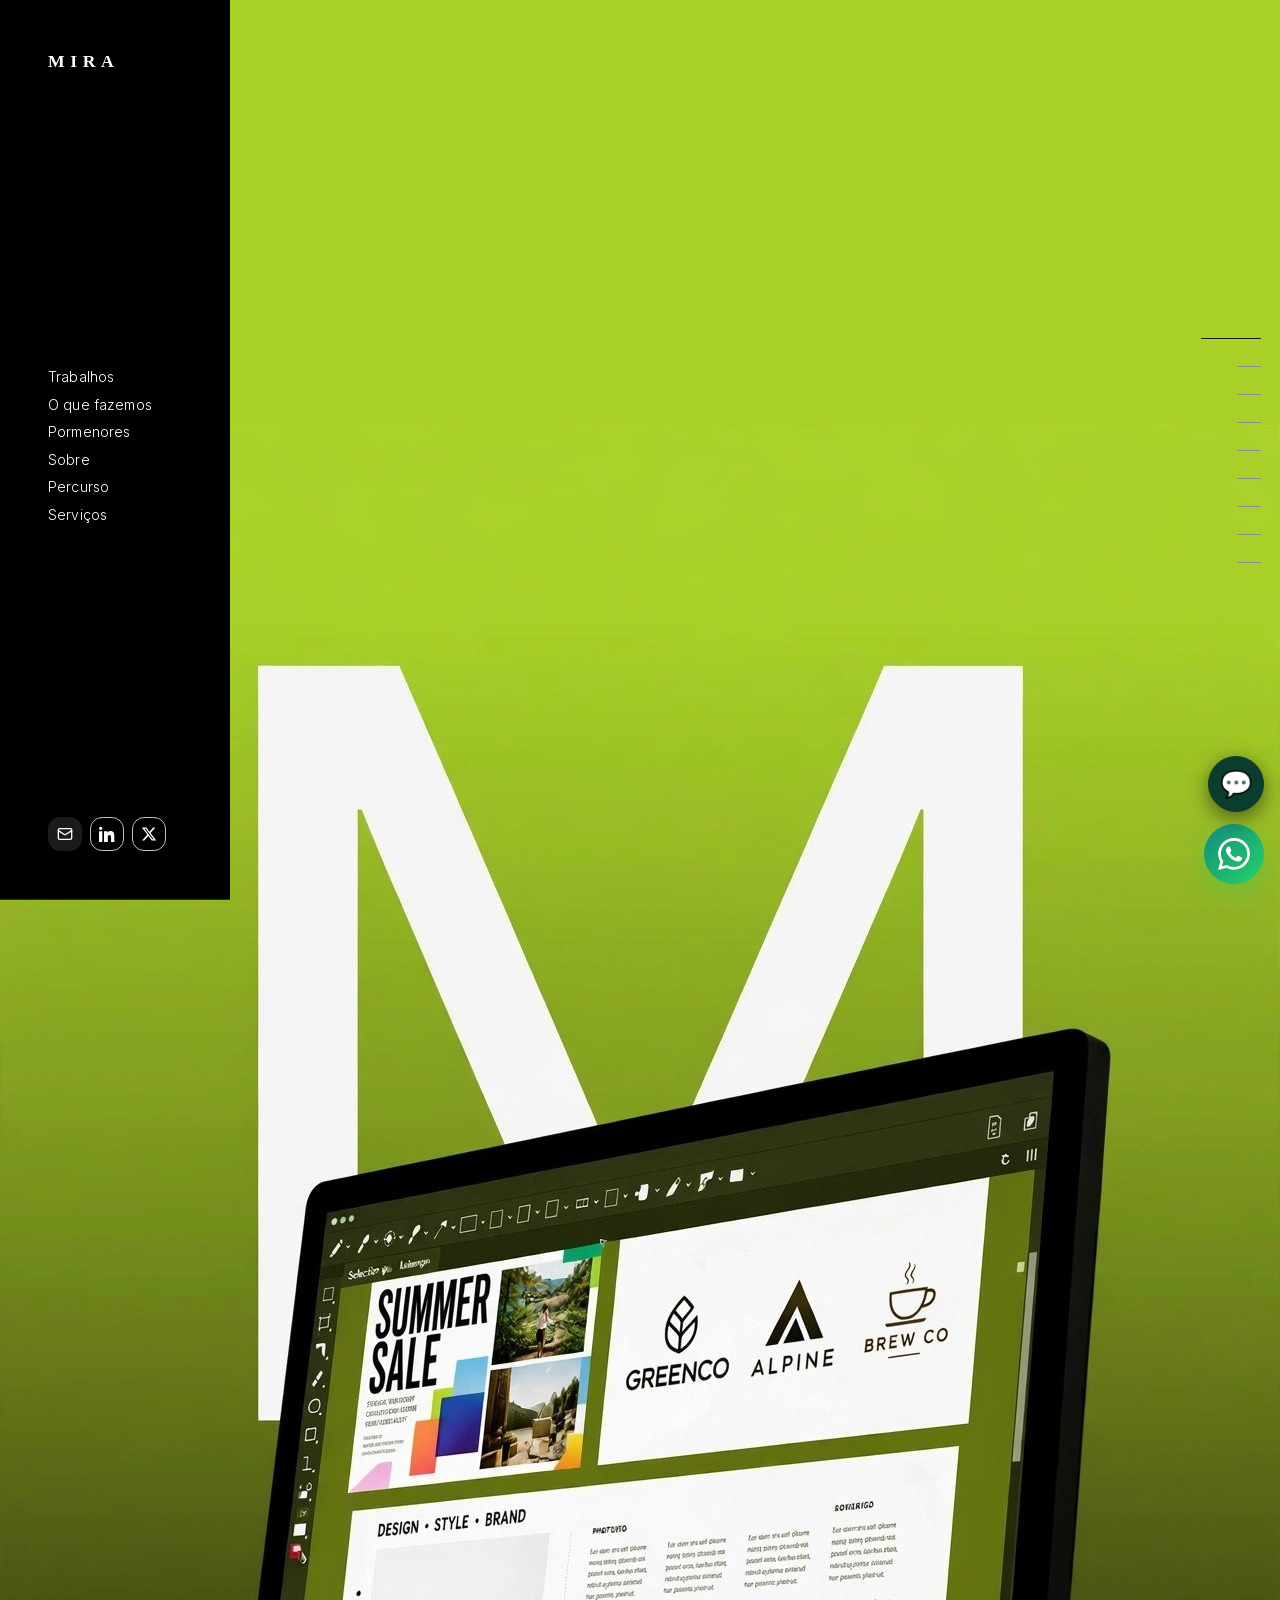
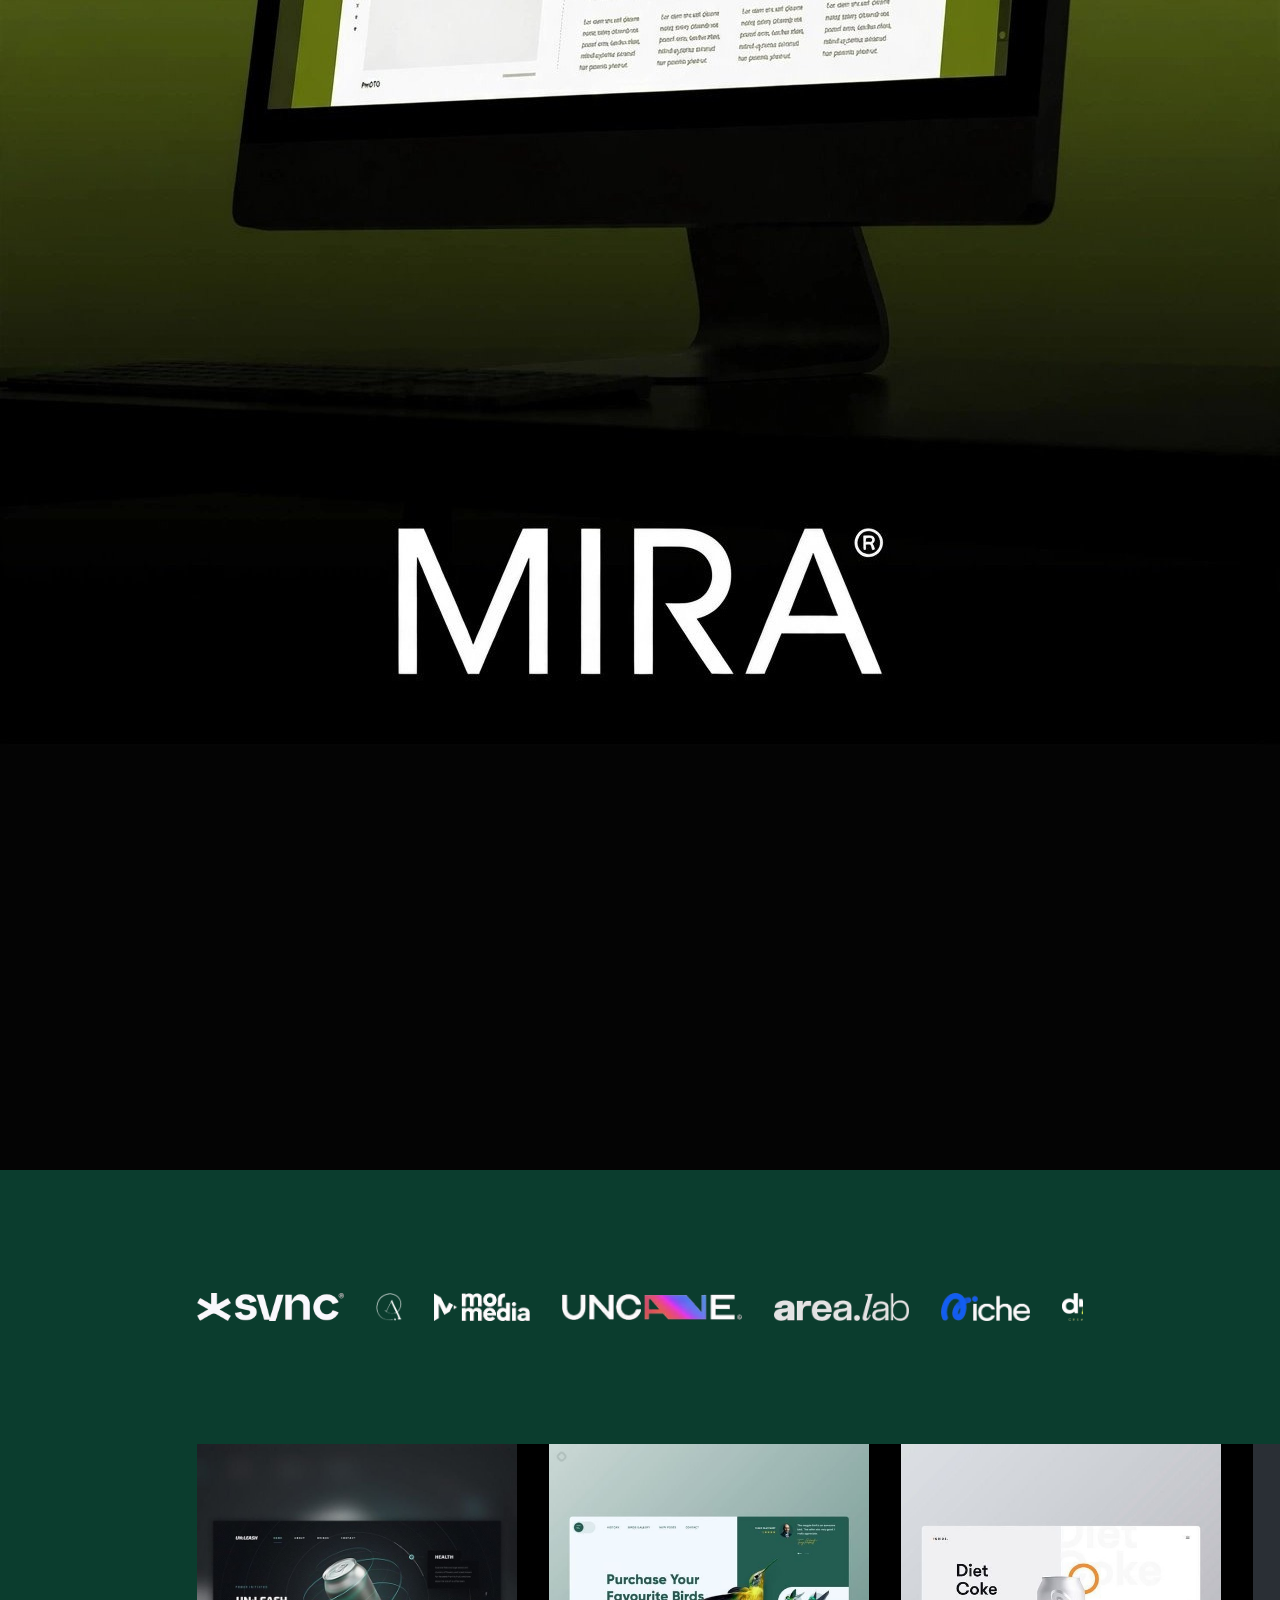
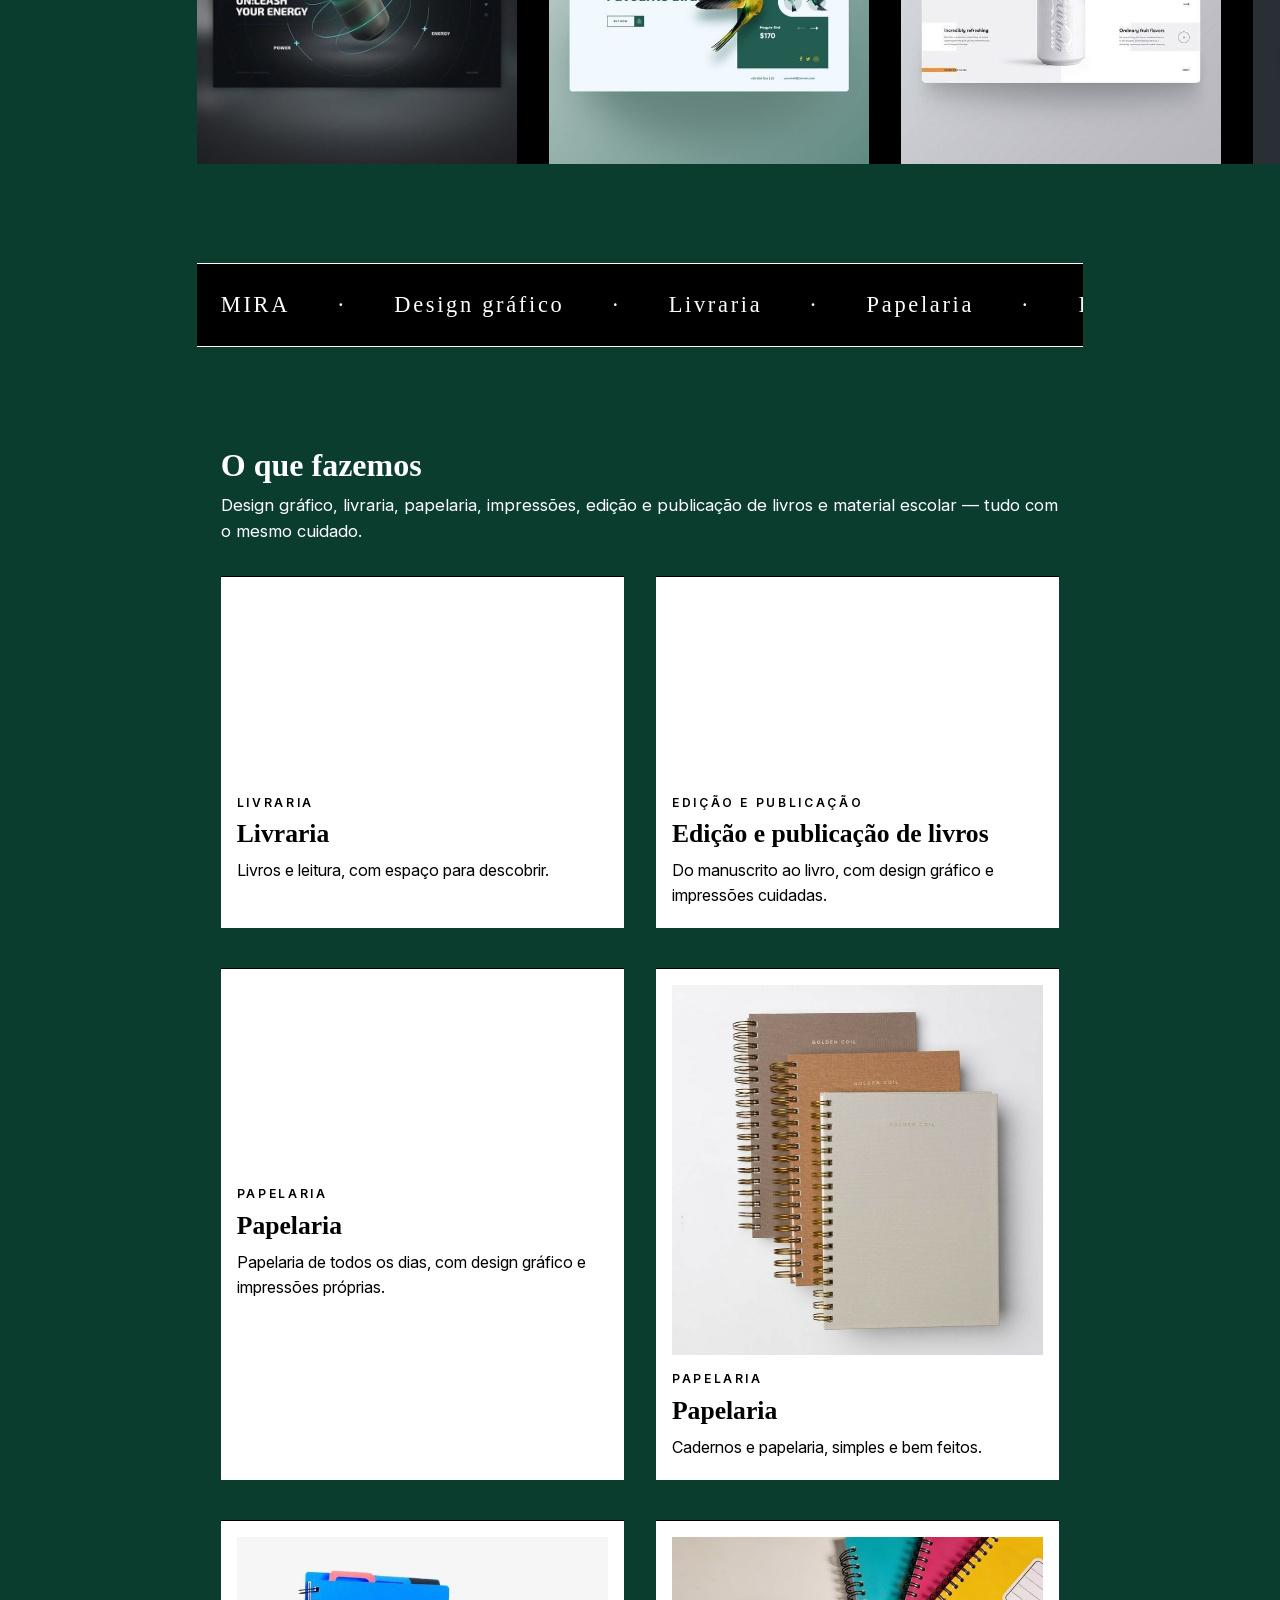
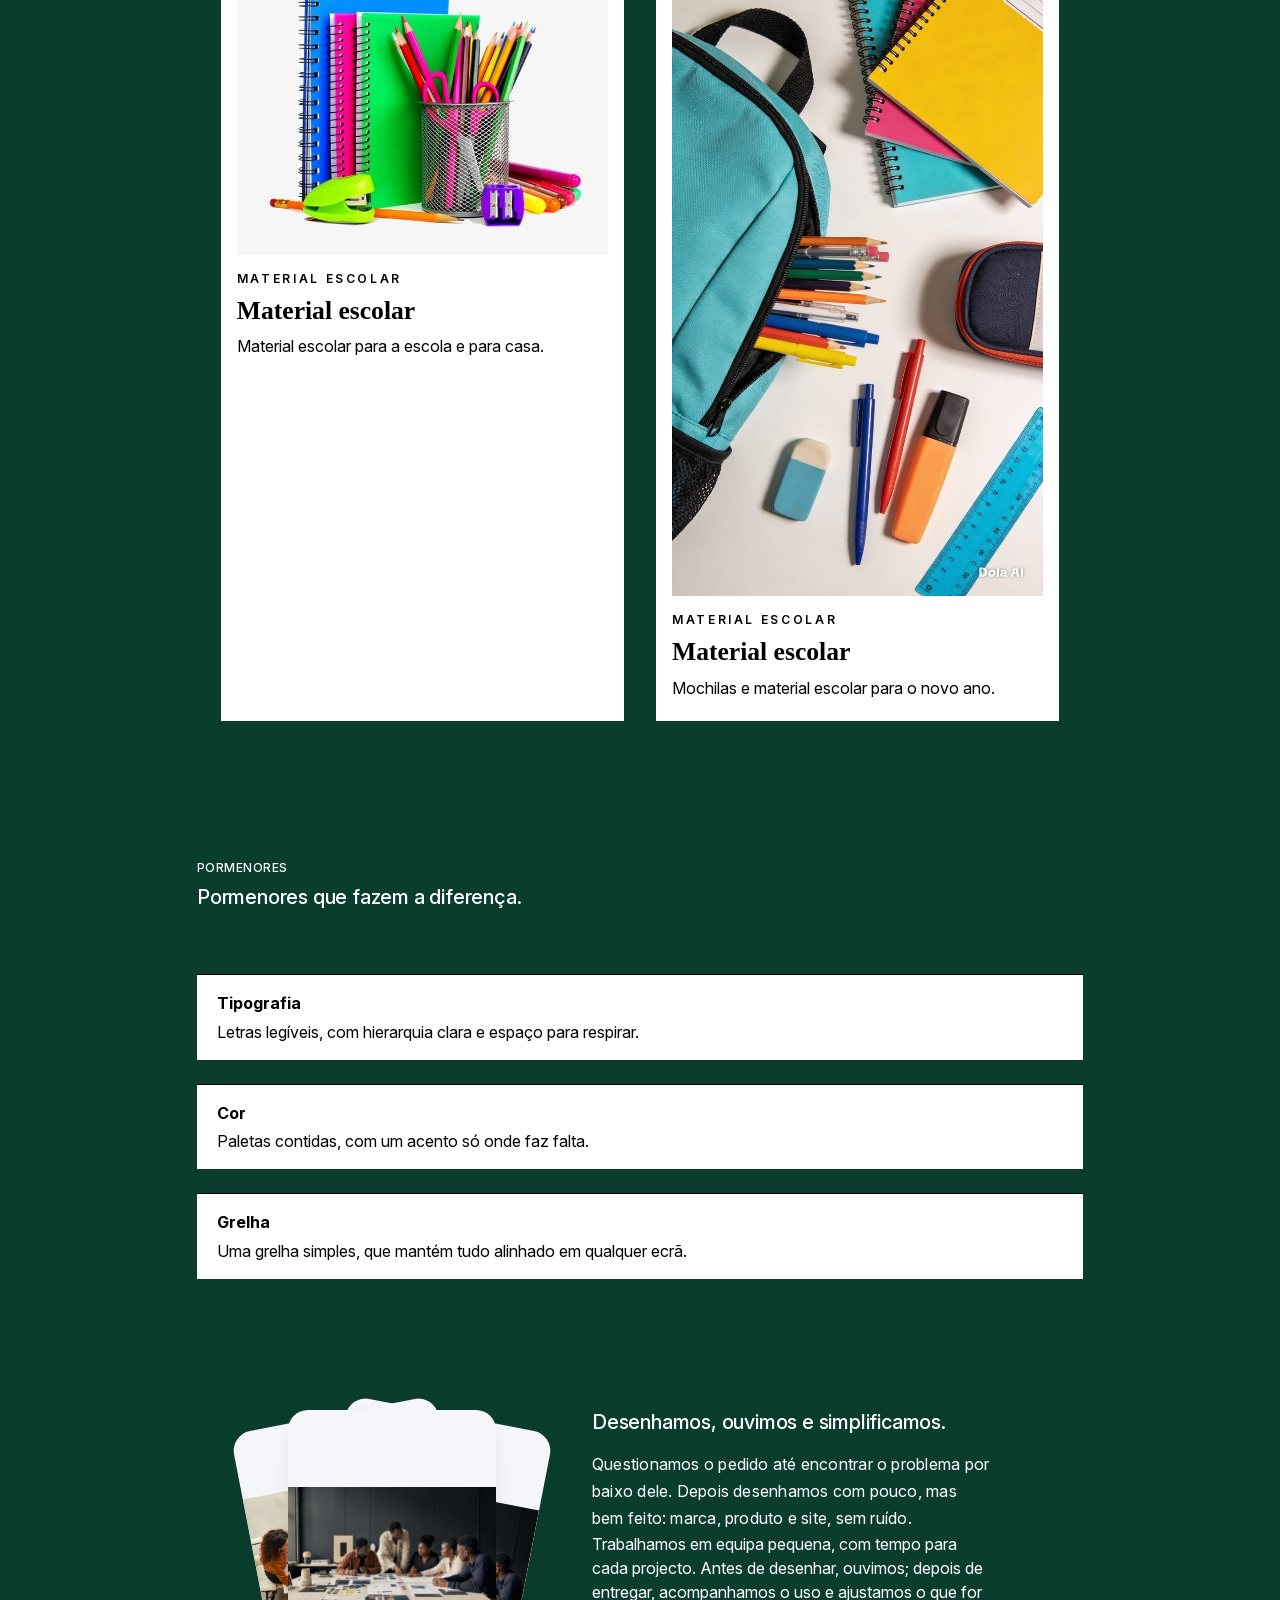
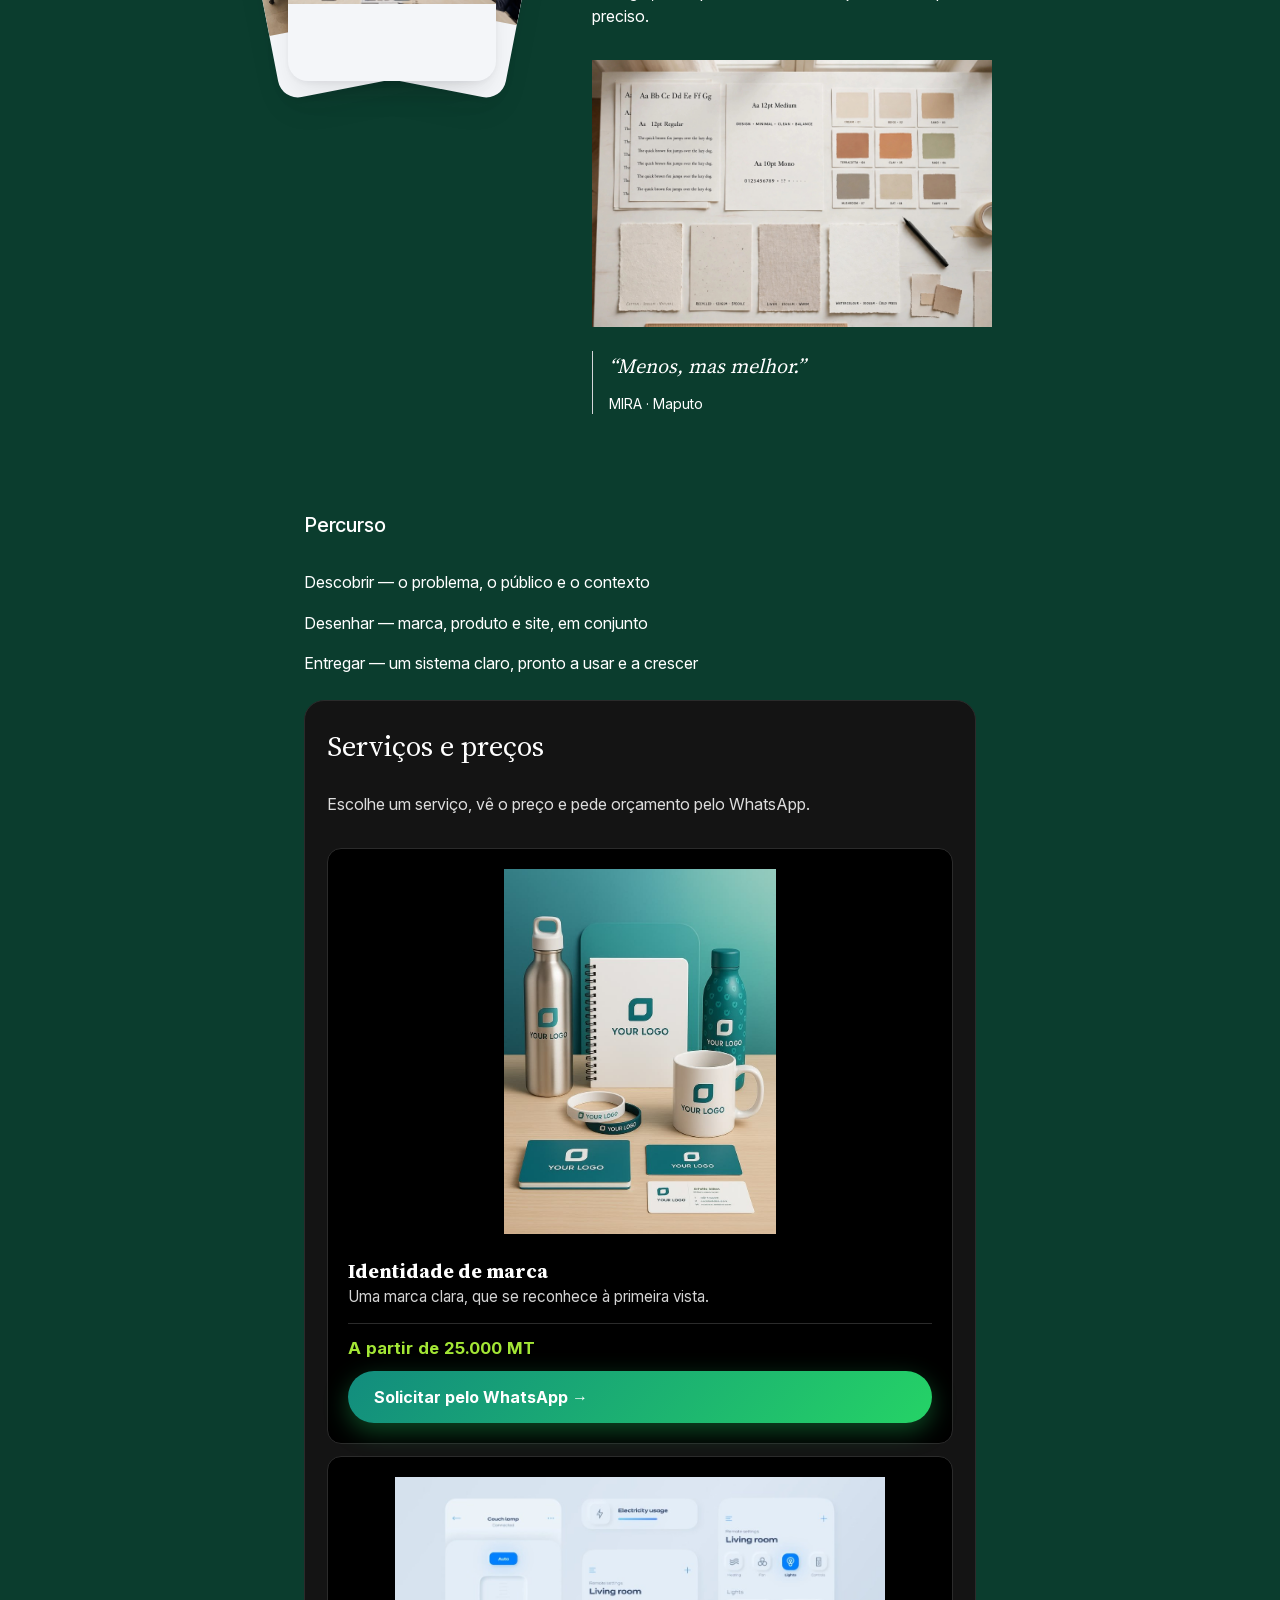
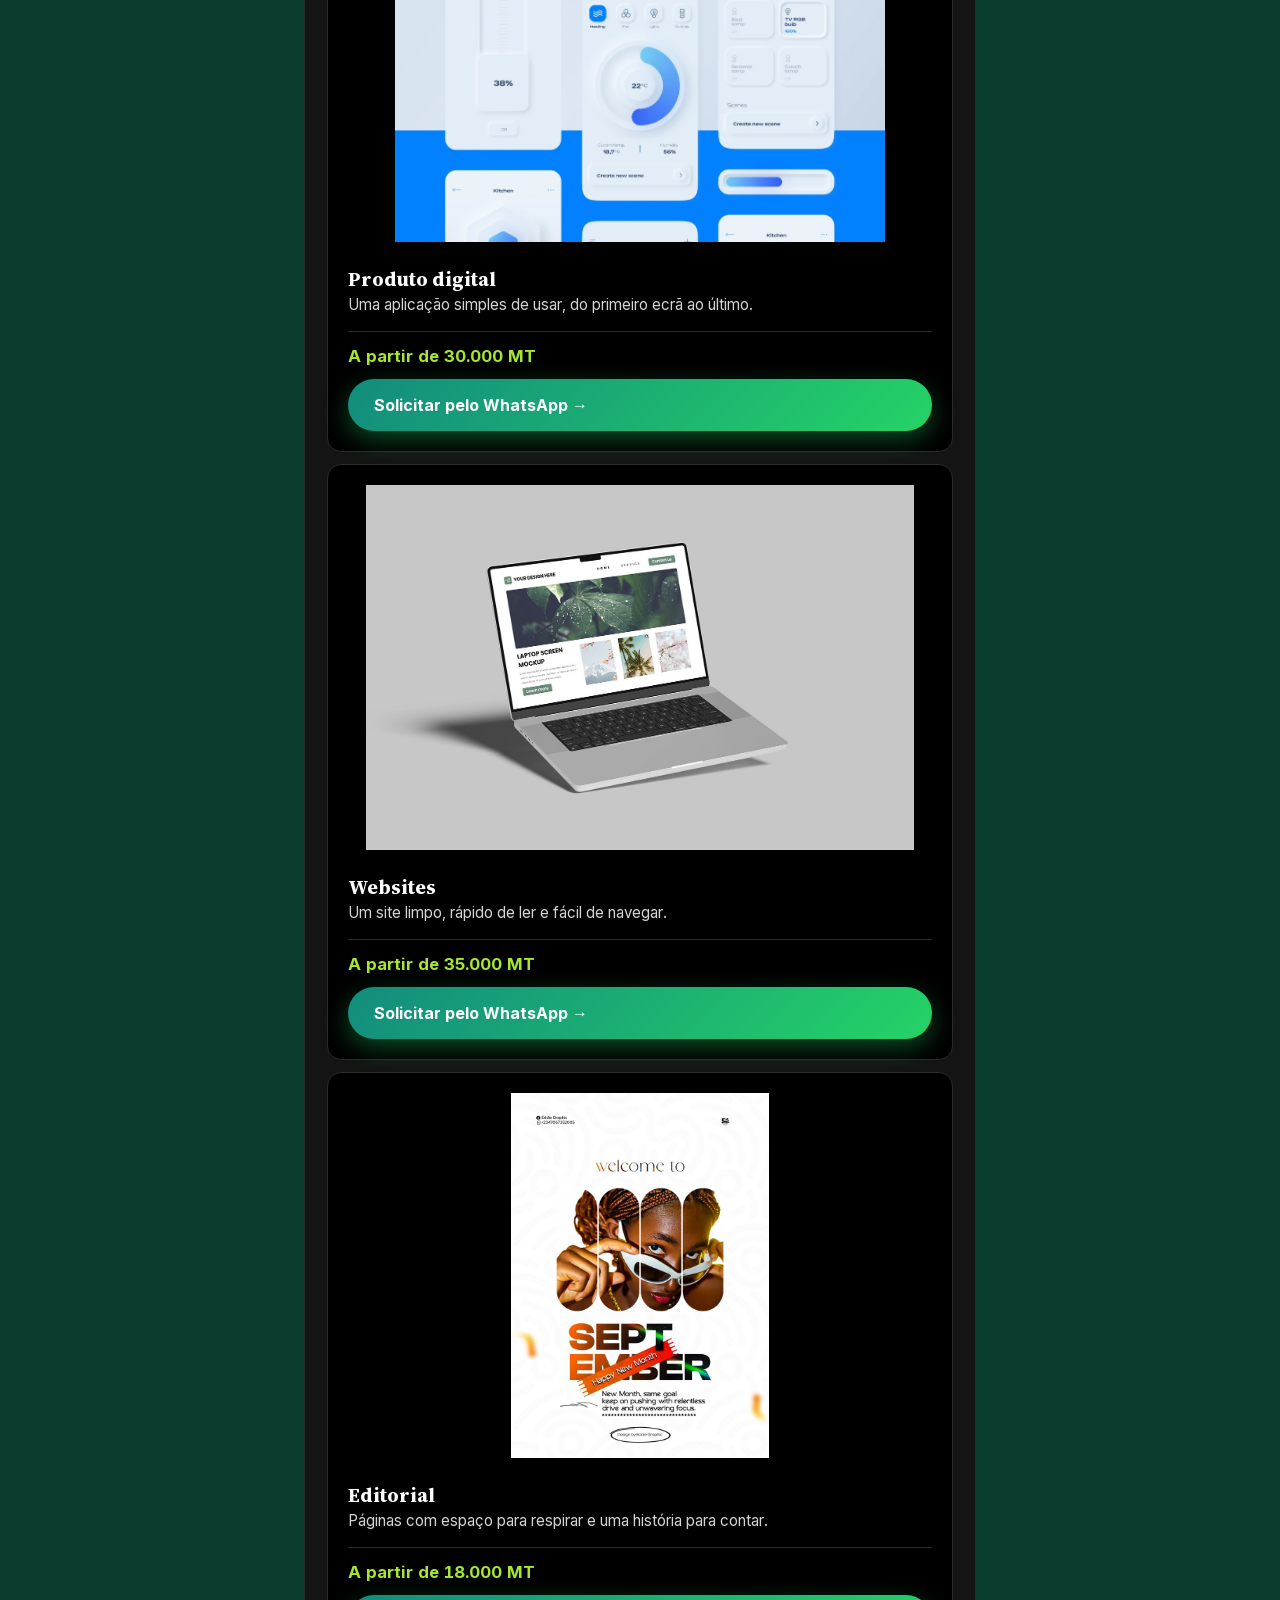
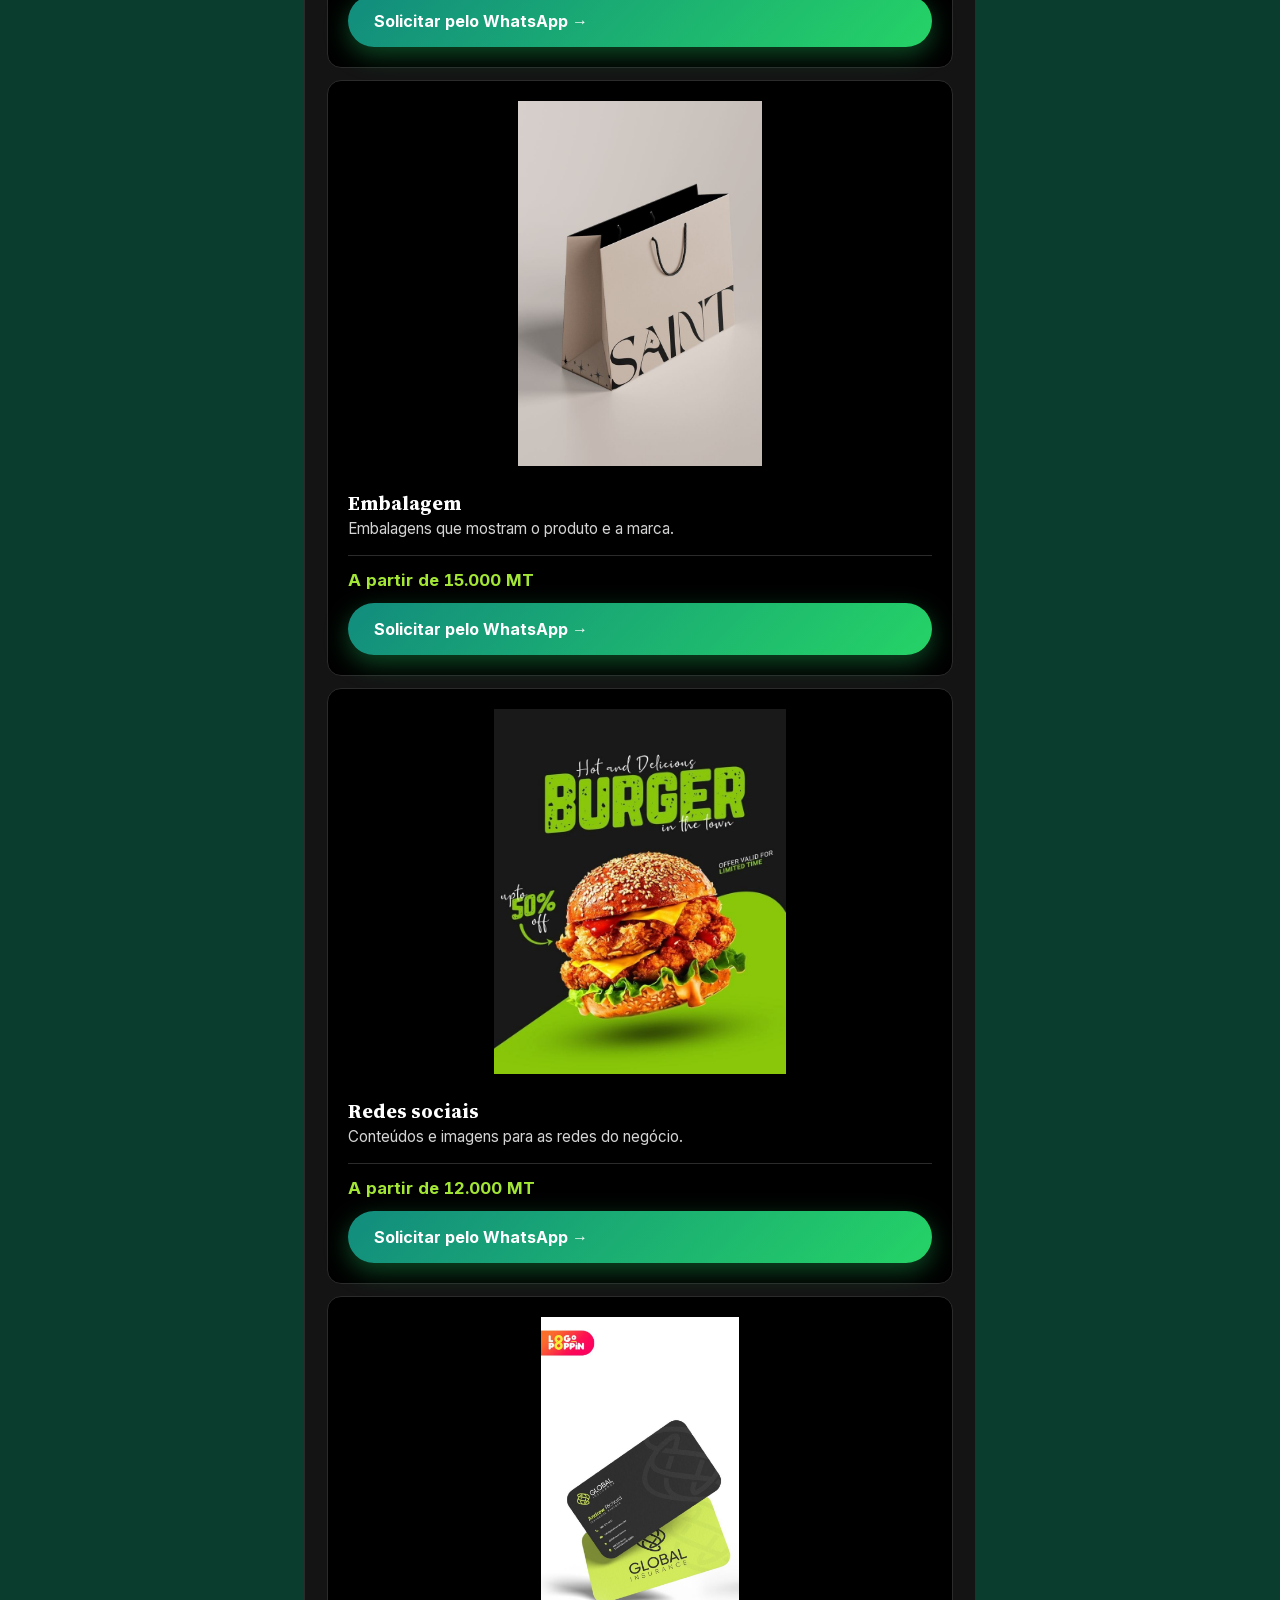
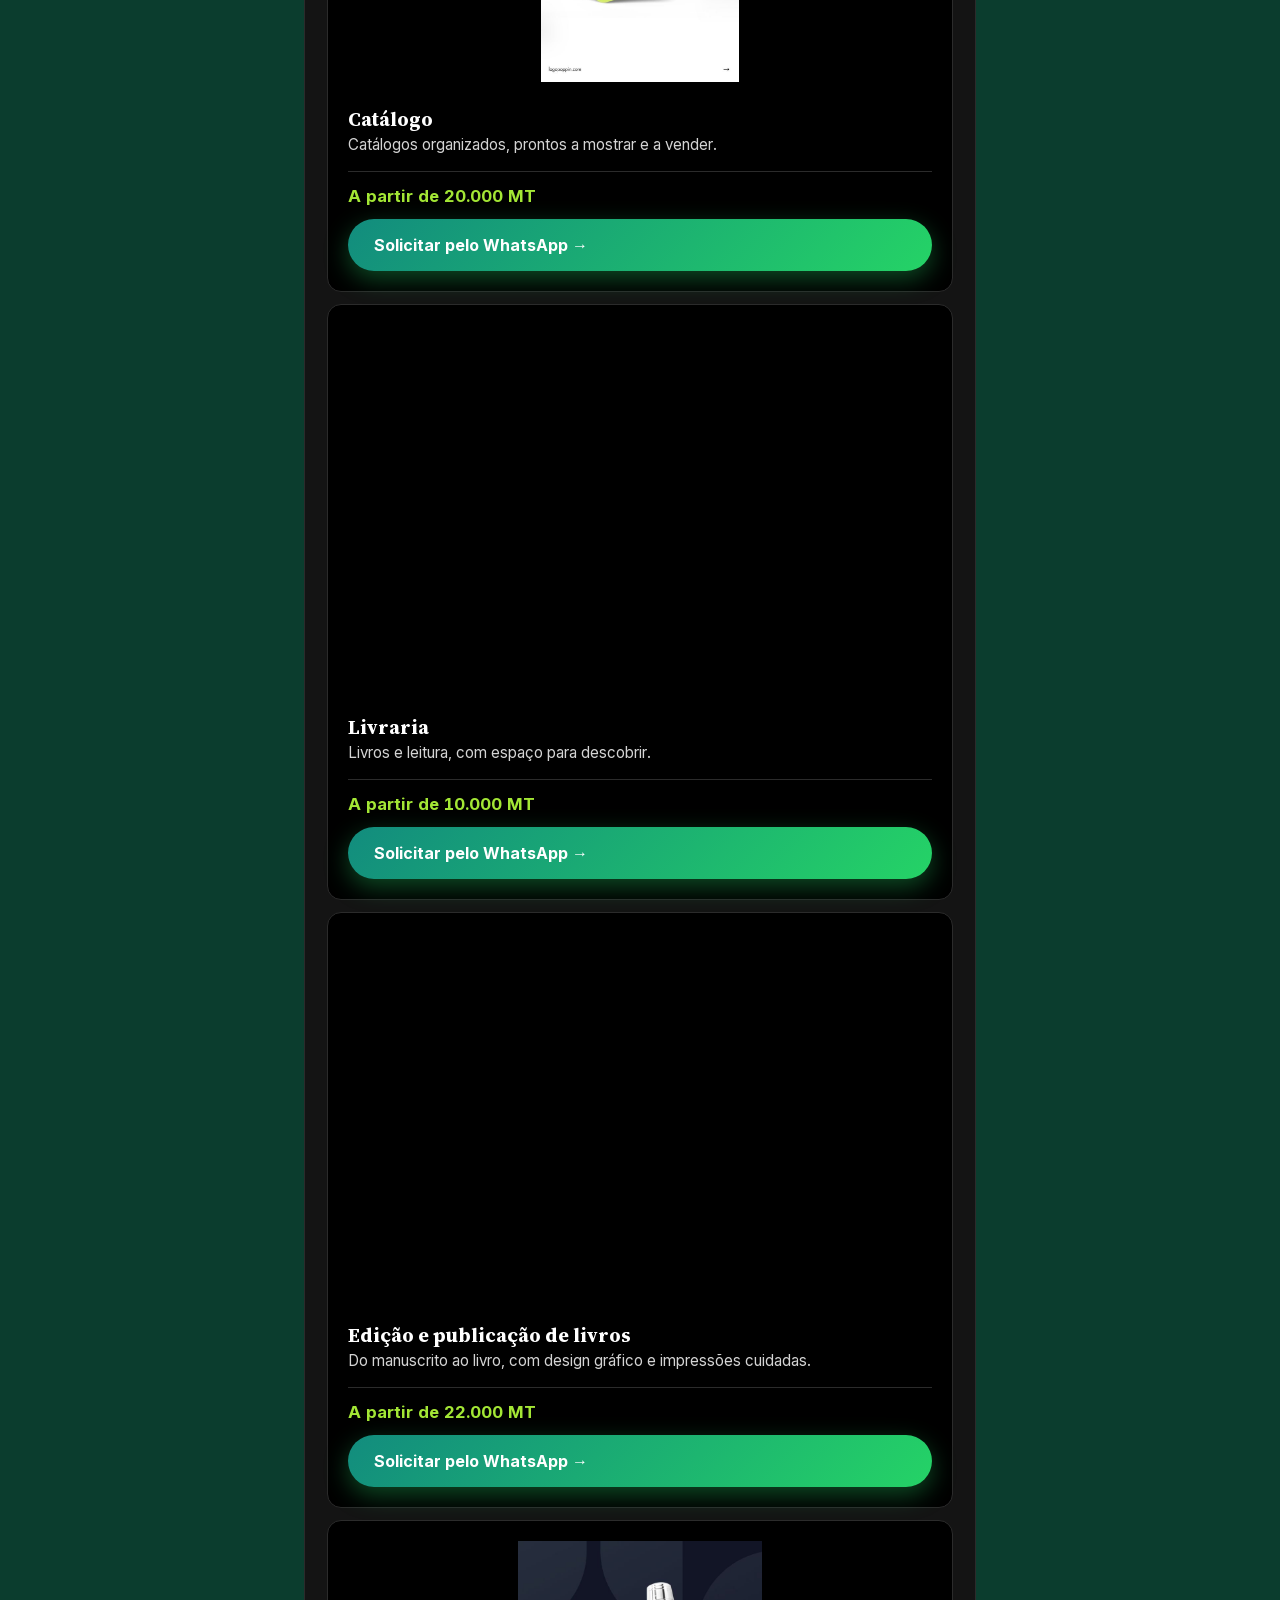
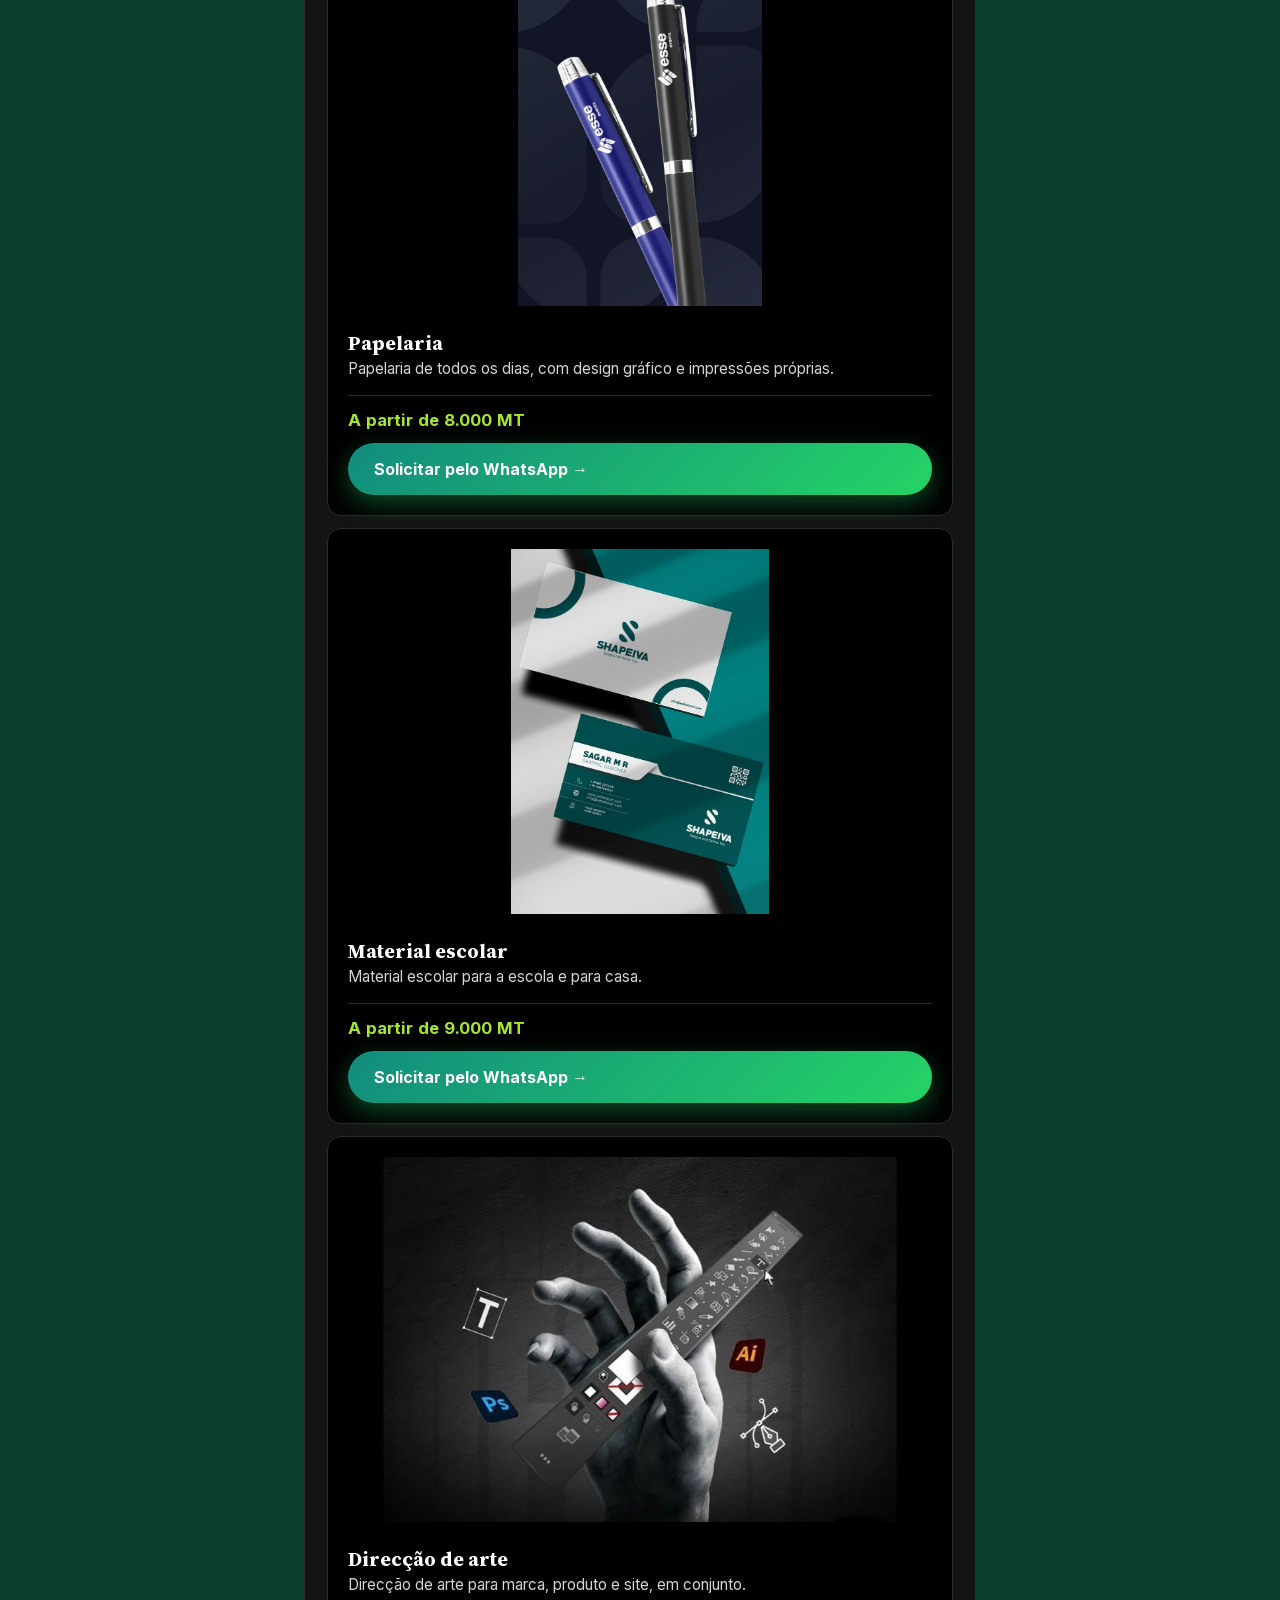
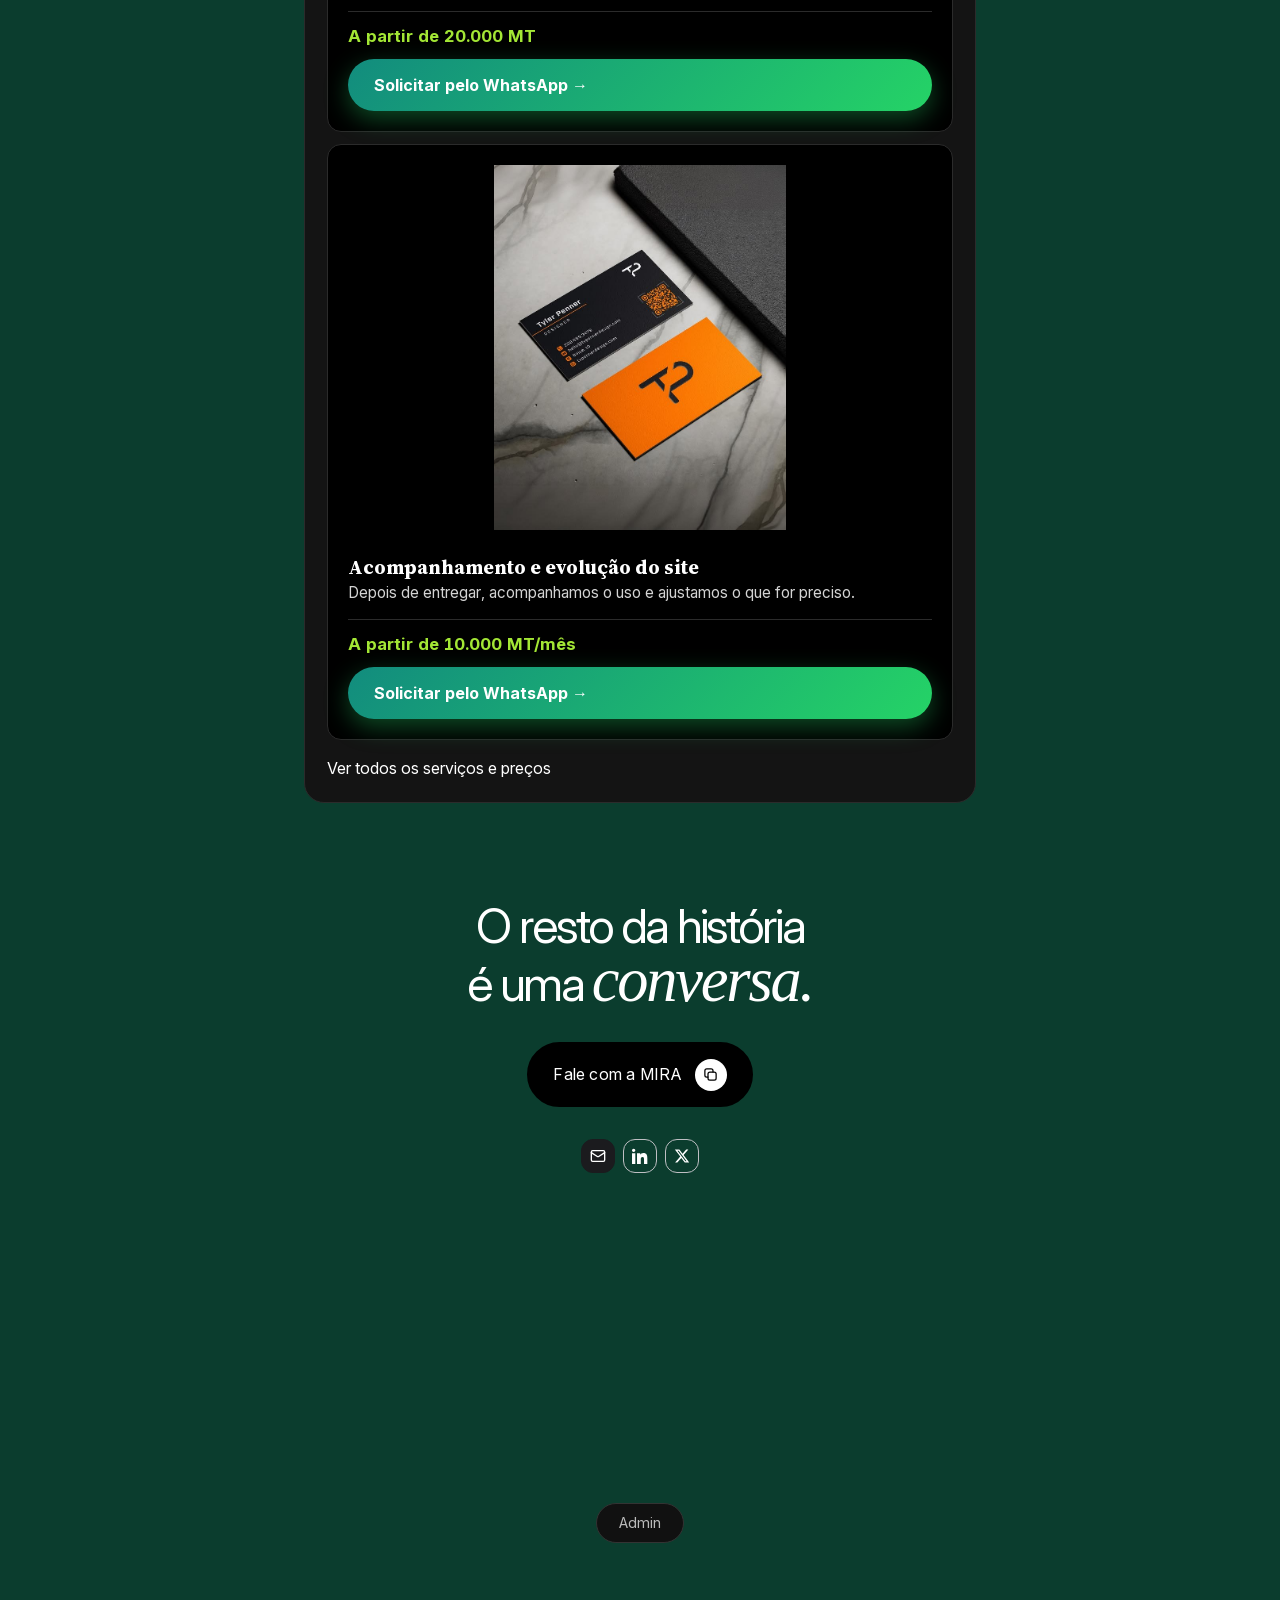
<file: index.html>
<html lang="pt" class="js-rail-nav has-intro"><head><meta charset="utf-8"><meta name="viewport" content="width=device-width, initial-scale=1"><link rel="preload" href="fonts/Inter-Variable.woff2" as="font" crossorigin="anonymous" type="font/woff2"><link rel="preload" href="fonts/GeistMono-Variable.woff2" as="font" crossorigin="anonymous" type="font/woff2"><link rel="preload" href="fonts/SourceSerif4-Variable.woff2" as="font" crossorigin="anonymous" type="font/woff2"><link rel="preload" as="image" href="images/mira-hero-mira-ext.jpg"><link rel="stylesheet" href="css/3ordo05q5n5pt.css" data-precedence="next"><link rel="stylesheet" href="css/0j_dk3jrec-ve.css" data-precedence="next"><link rel="stylesheet" href="css/mira.css"><script src="js/07-hzktxqjvzd.js" async=""></script><script src="js/1qsbbr9auqb5w.js" async=""></script><script src="js/3rxl-jt3pdxgx.js" async=""></script><script src="js/turbopack-32vhjq6f_g94f.js" async=""></script><script src="js/3r7ejhk7k2bl_.js" async=""></script><script src="js/158myu8e_yme3.js" async=""></script><script src="js/1izn1clvz_az3.js" async=""></script><script src="js/0qgrku5q3a9pb.js" async=""></script><script src="js/231jg9ylbzchl.js" async=""></script><script src="js/1d36klysi25fb.js" async=""></script><link rel="preload" href="fonts/Inter-Variable.woff2" as="font" type="font/woff2" crossorigin="anonymous"><link rel="preload" href="fonts/GeistMono-Variable.woff2" as="font" type="font/woff2" crossorigin="anonymous"><link rel="preload" href="fonts/SourceSerif4-Variable.woff2" as="font" type="font/woff2" crossorigin="anonymous"><meta name="theme-color" content="#FFFFFF"><title>MIRA — Estúdio de Design</title><meta name="description" content="MIRA é um estúdio de design. Fazemos o invisível visível: identidade de marca, produto digital e websites, com espaço, clareza e rigor."><meta name="robots" content="index, follow"><meta property="og:title" content="MIRA — Estúdio de Design"><meta property="og:description" content="MIRA é um estúdio de design. Fazemos o invisível visível."><meta property="og:type" content="website"><meta name="twitter:card" content="summary_large_image"><meta name="twitter:title" content="MIRA — Estúdio de Design"><meta name="twitter:description" content="MIRA é um estúdio de design. Fazemos o invisível visível."><script>document.documentElement.classList.add("js-rail-nav")</script><script>(function(){var h=document.documentElement,d=document,C="mark-land",I="intro",o=!1;if(matchMedia("(prefers-reduced-motion: reduce)").matches)return;try{var n=performance.getEntriesByType("navigation")[0],t=n&&n.type,r=d.referrer,s=!!r&&new URL(r).origin===location.origin;o=t==="reload"||(t==="navigate"&&!s)}catch(e){}function go(e){if(e.target.closest&&e.target.closest(".identity"))h.classList.add(C)}addEventListener("mouseover",go);addEventListener("focusin",go);addEventListener("animationend",function(e){if(e.animationName==="identity-dot-land")h.classList.remove(C)});if(!o)return;var p=location.pathname==="/"&&!location.hash,X=["wheel","touchstart","keydown","pointerdown"],O={capture:!0,passive:!0},f=0;function intro(a){return a.animationName&&a.animationName.indexOf("intro-")===0}function run(){return d.getAnimations().some(function(a){return intro(a)&&a.playState==="running"})}function end(){h.classList.remove(I,C);X.forEach(function(x){removeEventListener(x,end,O)});removeEventListener("animationstart",st);removeEventListener("animationend",en);removeEventListener("animationcancel",en);clearTimeout(f)}function chk(){if(run())f=setTimeout(chk,500);else end()}function st(e){if(!f&&intro(e))f=setTimeout(chk,2e3)}function en(e){if(intro(e)&&!run())end()}function go2(){h.classList.add(C);if(!p)return;h.classList.add(I);X.forEach(function(x){addEventListener(x,end,O)});addEventListener("animationstart",st);addEventListener("animationend",en);addEventListener("animationcancel",en)}function hid(){return d.prerendering||d.visibilityState==="hidden"}if(p)h.classList.add("has-intro");if(!hid())return go2();function v(){if(hid())return;d.removeEventListener("visibilitychange",v);d.removeEventListener("prerenderingchange",v);go2()}d.addEventListener("visibilitychange",v);d.addEventListener("prerenderingchange",v)})()</script><script>addEventListener("pagereveal",function(e){if(!e.viewTransition||!document.querySelector(".tpl-page .cs-meta"))return;var h=document.documentElement;h.classList.add("vt-entering");addEventListener("animationend",function f(a){if(a.animationName==="cs-enter-rise"&&a.target.classList.contains("cs-meta")){h.classList.remove("vt-entering");removeEventListener("animationend",f)}})})</script><script>(function(){
var KEY="vt-return",MIN=0.5,h=document.documentElement;
function media(s){return document.querySelector('[style*="project-media-'+s+'"]')}
function onScreen(el){if(!el)return 0;var r=el.getBoundingClientRect();if(!r.height)return 0;return Math.max(0,Math.min(innerHeight,r.bottom)-Math.max(0,r.top))/r.height}
function clear(){h.classList.remove("vt-return-morph","vt-return-axis")}
function store(k,v){try{v==null?sessionStorage.removeItem(k):sessionStorage.setItem(k,v)}catch(_){}}
function read(k){try{var v=sessionStorage.getItem(k);sessionStorage.removeItem(k);return v}catch(_){return null}}
addEventListener("click",function(e){
var a=e.target.closest&&e.target.closest("a[data-return]");
if(!a||e.defaultPrevented||e.button!==0||e.metaKey||e.ctrlKey||e.shiftKey||e.altKey)return;
store(KEY+"-kbd",e.detail===0?"1":null);
var n=window.navigation;if(!n||!n.canGoBack||!n.currentEntry)return;
var p=n.entries()[n.currentEntry.index-1];if(!p||!p.url)return;
var u=new URL(p.url);if(u.origin!==location.origin||u.pathname!=="/")return;
e.preventDefault();n.back();
});
addEventListener("pageswap",function(e){
var m=location.pathname.match(/^\/work\/([^\/]+)/);
if(!m||!e.activation||!e.activation.entry||!e.activation.entry.url)return;
if(new URL(e.activation.entry.url).pathname!=="/")return;
var mode=onScreen(media(m[1]))>=MIN?"morph":"axis";
store(KEY,JSON.stringify({slug:m[1],mode:mode,t:Date.now()}));
if(e.viewTransition)h.classList.add("vt-return-"+mode);
});
addEventListener("pagereveal",function(e){
clear();
if(location.pathname!=="/")return;
var r;try{r=JSON.parse(read(KEY)||"null")}catch(_){}
var kbd=read(KEY+"-kbd")==="1";
if(!r||Date.now()-r.t>30000)return;
if(location.hash)history.replaceState(history.state,"","/");
var card=media(r.slug);
if(card&&onScreen(card)<0.9){var b=card.getBoundingClientRect();scrollTo({top:b.top+scrollY-(innerHeight-b.height)/2,behavior:"instant"})}
if(e.viewTransition){h.classList.add("vt-return-"+r.mode);e.viewTransition.finished.finally(clear)}
var link=card&&card.closest("a");
if(link&&(!document.activeElement||document.activeElement===document.body))link.focus({preventScroll:true,focusVisible:kbd});
});
})()</script><script src="js/0cz1d0mv5g_q7.js" nomodule=""></script><style>
            .sr-only {
                position: absolute;
                width: 1px;
                height: 1px;
                padding: 0;
                margin: -1px;
                overflow: hidden;
                clip: rect(0, 0, 0, 0);
                white-space: nowrap;
                border-width: 0;
            }
        </style></head><body data-ambient-theme="neutral"><video class="mira-bg-video" src="media/mira-fundo.mp4" autoplay muted loop playsinline aria-hidden="true"></video><div hidden=""><!--$--><!--/$--></div><a class="skip-link" href="#main">Saltar para os trabalhos</a><div class="shell-frame"><header class="identity-rail" data-shell-rail="true"><a class="identity" href="/" aria-label="MIRA, início"><span class="mira-wordmark">MIRA</span></a><div class="rail-middle"><nav class="site-nav" aria-label="Primary"><a href="#trabalhos" data-nav="work" aria-current="false">Trabalhos</a><a href="#fazemos" data-nav="fazemos" aria-current="false">O que fazemos</a><a href="#play" data-nav="play" aria-current="false">Pormenores</a><a href="#about" data-nav="about" aria-current="false">Sobre</a><a href="#resume" data-nav="resume" aria-current="false">Percurso</a><a href="servicos.html">Serviços</a></nav></div><button type="button" class="menu-toggle" aria-expanded="false" aria-controls="menu-sheet" aria-label="Navegação"><svg class="menu-toggle-icon" viewBox="0 0 18 18" fill="none" stroke="currentColor" stroke-width="1.5" stroke-linecap="round" aria-hidden="true" focusable="false"><g class="menu-line menu-line--top"><path d="M3 9 H15"></path></g><g class="menu-line menu-line--bottom"><path d="M3 9 H15"></path></g></svg></button><div class="rail-tail"><div class="rail-social"><a class="rail-social-btn rail-social-btn--mail" href="#contact" aria-label="Contacto"><svg viewBox="0 0 24 24" fill="none" stroke="currentColor" stroke-width="2" stroke-linecap="round" stroke-linejoin="round" aria-hidden="true" focusable="false"><rect x="2" y="4" width="20" height="16" rx="2"></rect><path d="m22 7-8.97 5.7a1.94 1.94 0 0 1-2.06 0L2 7"></path></svg></a><a class="rail-social-btn" href="#contact" target="_blank" rel="noopener noreferrer" aria-label="LinkedIn"><svg viewBox="0 0 24 24" fill="currentColor" aria-hidden="true" focusable="false"><path d="M4.98 3.5C4.98 4.88 3.87 6 2.5 6S0 4.88 0 3.5 1.12 1 2.5 1s2.48 1.12 2.48 2.5zM.02 8h4.96v16H.02V8zm7.5 0h4.76v2.19h.07c.66-1.25 2.28-2.57 4.69-2.57 5.02 0 5.95 3.3 5.95 7.59V24h-4.96v-6.79c0-1.62-.03-3.7-2.25-3.7-2.26 0-2.6 1.76-2.6 3.58V24H7.52V8z"></path></svg></a><a class="rail-social-btn" href="#contact" target="_blank" rel="noopener noreferrer" aria-label="X"><svg viewBox="0 0 24 24" fill="currentColor" aria-hidden="true" focusable="false"><path d="M18.244 2.25h3.308l-7.227 8.26 8.502 11.24h-6.66l-5.214-6.817L4.99 21.75H1.68l7.73-8.835L1.254 2.25H8.08l4.713 6.231zm-1.161 17.52h1.833L7.084 4.126H5.117z"></path></svg></a></div></div></header><main id="main" class="shell-content"><div class="home-v2-root"><div class="ambient-backdrop" aria-hidden="true"><div class="ambient-copy is-mounted is-visible" data-ambient-theme="neutral"></div><div class="ambient-copy" data-ambient-theme="optimizely"><img class="mira-card-img" src="images/mira-marca.jpg" alt="Identidade de marca MIRA — cartões em branco sobre tecido claro" loading="lazy" decoding="async"></div></div><div class="home-chapters" style="--tail-half: 152px;"><section class="chapter chapter--hero" id="intro" data-title="Introduction"><img src="images/mira-hero-mira-ext.jpg" alt=""></section><section class="mira-logos" aria-label="Logótipos">
<div class="mira-logos-track">
<div class="mira-logos-group"><img class="mira-logo" src="images/logos/logo-sync.png" alt="sync" loading="lazy" decoding="async"><img class="mira-logo" src="images/logos/logo-ca.png" alt="CA" loading="lazy" decoding="async"><img class="mira-logo" src="images/logos/logo-mormedia.png" alt="mormedia" loading="lazy" decoding="async"><img class="mira-logo" src="images/logos/logo-uncane.png" alt="UNCANE" loading="lazy" decoding="async"><img class="mira-logo" src="images/logos/logo-arealab.png" alt="area.lab" loading="lazy" decoding="async"><img class="mira-logo" src="images/logos/logo-niche.png" alt="niche" loading="lazy" decoding="async"><img class="mira-logo" src="images/logos/logo-drew.png" alt="drew" loading="lazy" decoding="async"></div>
<div class="mira-logos-group" aria-hidden="true"><img class="mira-logo" src="images/logos/logo-sync.png" alt="sync" loading="lazy" decoding="async"><img class="mira-logo" src="images/logos/logo-ca.png" alt="CA" loading="lazy" decoding="async"><img class="mira-logo" src="images/logos/logo-mormedia.png" alt="mormedia" loading="lazy" decoding="async"><img class="mira-logo" src="images/logos/logo-uncane.png" alt="UNCANE" loading="lazy" decoding="async"><img class="mira-logo" src="images/logos/logo-arealab.png" alt="area.lab" loading="lazy" decoding="async"><img class="mira-logo" src="images/logos/logo-niche.png" alt="niche" loading="lazy" decoding="async"><img class="mira-logo" src="images/logos/logo-drew.png" alt="drew" loading="lazy" decoding="async"></div>
</div>
</section><section class="mira-work" id="trabalhos"><div class="mira-trabalhos-marquee"><div class="mira-trabalhos-track"><div class="mira-trabalhos-group"><img src="images/trabalho-unleash.jpg" alt="" loading="lazy" decoding="async"><img src="images/trabalho-birds.jpg" alt="" loading="lazy" decoding="async"><img src="images/trabalho-dietcoke.jpg" alt="" loading="lazy" decoding="async"><img src="images/trabalho-mhome.jpg" alt="" loading="lazy" decoding="async"><img src="images/trabalho-darkmatter.jpg" alt="" loading="lazy" decoding="async"></div><div class="mira-trabalhos-group" aria-hidden="true"><img src="images/trabalho-unleash.jpg" alt="" loading="lazy" decoding="async"><img src="images/trabalho-birds.jpg" alt="" loading="lazy" decoding="async"><img src="images/trabalho-dietcoke.jpg" alt="" loading="lazy" decoding="async"><img src="images/trabalho-mhome.jpg" alt="" loading="lazy" decoding="async"><img src="images/trabalho-darkmatter.jpg" alt="" loading="lazy" decoding="async"></div></div></div></section><section class="mira-brands" aria-label="MIRA e áreas de trabalho">
<div class="mira-brands-track">
<div class="mira-brands-group"><span class="mira-brand">MIRA</span><span class="mira-brand">Design gráfico</span><span class="mira-brand">Livraria</span><span class="mira-brand">Papelaria</span><span class="mira-brand">Impressões</span><span class="mira-brand">Edição e publicação</span><span class="mira-brand">Material escolar</span><span class="mira-brand">MIRA</span><span class="mira-brand">Design gráfico</span><span class="mira-brand">Livraria</span><span class="mira-brand">Papelaria</span><span class="mira-brand">Impressões</span><span class="mira-brand">Edição e publicação</span><span class="mira-brand">Material escolar</span></div>
<div class="mira-brands-group" aria-hidden="true"><span class="mira-brand">MIRA</span><span class="mira-brand">Design gráfico</span><span class="mira-brand">Livraria</span><span class="mira-brand">Papelaria</span><span class="mira-brand">Impressões</span><span class="mira-brand">Edição e publicação</span><span class="mira-brand">Material escolar</span><span class="mira-brand">MIRA</span><span class="mira-brand">Design gráfico</span><span class="mira-brand">Livraria</span><span class="mira-brand">Papelaria</span><span class="mira-brand">Impressões</span><span class="mira-brand">Edição e publicação</span><span class="mira-brand">Material escolar</span></div>
</div>
</section>

<section class="mira-work" id="fazemos"><h2>O que fazemos</h2><p>Design gráfico, livraria, papelaria, impressões, edição e publicação de livros e material escolar — tudo com o mesmo cuidado.</p><div class="mira-work-grid">
<article class="mira-work-card mira-fazemos-card"><video src="media/mira-video-3.mp4" autoplay muted loop playsinline preload="metadata" aria-label="Livraria MIRA — livros na estante"></video><p class="mira-work-type">LIVRARIA</p><h3>Livraria</h3><p>Livros e leitura, com espaço para descobrir.</p></article>
<article class="mira-work-card mira-fazemos-card"><video src="media/mira-video-1.mp4" autoplay muted loop playsinline preload="metadata" aria-label="Edição e publicação de livros MIRA — páginas de livro"></video><p class="mira-work-type">EDIÇÃO E PUBLICAÇÃO</p><h3>Edição e publicação de livros</h3><p>Do manuscrito ao livro, com design gráfico e impressões cuidadas.</p></article>
<article class="mira-work-card mira-fazemos-card"><video src="media/mira-video-2.mp4" autoplay muted loop playsinline preload="metadata" aria-label="Papelaria MIRA — caneta sobre fundo verde escuro"></video><p class="mira-work-type">PAPELARIA</p><h3>Papelaria</h3><p>Papelaria de todos os dias, com design gráfico e impressões próprias.</p></article>
<article class="mira-work-card mira-fazemos-card"><img src="images/mira-cadernos.jpg" alt="Papelaria MIRA — cadernos de espiral" loading="lazy" decoding="async"><p class="mira-work-type">PAPELARIA</p><h3>Papelaria</h3><p>Cadernos e papelaria, simples e bem feitos.</p></article>
<article class="mira-work-card mira-fazemos-card"><img src="images/mira-material.jpg" alt="Material escolar MIRA — cadernos e lápis de cor" loading="lazy" decoding="async"><p class="mira-work-type">MATERIAL ESCOLAR</p><h3>Material escolar</h3><p>Material escolar para a escola e para casa.</p></article>
<article class="mira-work-card mira-fazemos-card"><img src="images/mira-mochila.jpg" alt="Material escolar MIRA — mochila com material escolar" loading="lazy" decoding="async"><p class="mira-work-type">MATERIAL ESCOLAR</p><h3>Material escolar</h3><p>Mochilas e material escolar para o novo ano.</p></article>
</div></section><section class="chapter" id="marca" data-title="Identidade de marca"><article class="project"><a href="#trabalhos" class="project-link" aria-labelledby="card-title-optimizely"><div class="project-frame"><div class="project-media media-optimizely" style="view-transition-name:project-media-optimizely-onramp;view-transition-class:vt-project-morph;aspect-ratio:var(--work-aspect)"><img class="mira-card-img" src="images/mira-marca.jpg" alt="Identidade de marca MIRA — cartões em branco sobre tecido claro" loading="lazy" decoding="async"></div><div class="project-caption"><div class="glass" aria-hidden="true"><i></i><i></i><i></i><i></i><i></i><i></i></div><div class="glass-scrim" aria-hidden="true"></div><span class="project-eyebrow"><span class="project-type"><span class="project-type-part">Identidade de marca</span> &nbsp;•&nbsp; <span class="project-type-part">IDENTIDADE DE MARCA</span> &nbsp;•&nbsp; <span class="project-type-part">Maputo</span></span></span><h2 class="project-title" id="card-title-optimizely">Uma marca clara, que se reconhece à primeira vista.</h2></div></div></a></article></section><section class="chapter" id="aplicacao" data-title="Aplicação"><article class="project is-faded-out"><a href="#trabalhos" class="project-link" aria-labelledby="card-title-doorlist"><div class="project-frame"><div class="project-media media-doorlist" style="view-transition-name:project-media-doorlist;view-transition-class:vt-project-morph;aspect-ratio:var(--work-aspect)"><img class="mira-card-img" src="images/mira-app.jpg" alt="Aplicação MIRA — ecrãs de aplicação limpos" loading="lazy" decoding="async"></div><div class="project-caption"><div class="glass" aria-hidden="true"><i></i><i></i><i></i><i></i><i></i><i></i></div><div class="glass-scrim" aria-hidden="true"></div><span class="project-eyebrow"><span class="project-type"><span class="project-type-part">Aplicação</span> &nbsp;•&nbsp; <span class="project-type-part">PRODUTO DIGITAL</span> &nbsp;•&nbsp; <span class="project-type-part">Maputo</span></span></span><h2 class="project-title" id="card-title-doorlist">Uma aplicação simples de usar, do primeiro ecrã ao último.</h2></div></div></a></article></section><section class="chapter" id="website" data-title="Website"><article class="project is-faded-out"><a href="#trabalhos" class="project-link" aria-labelledby="card-title-neuralyfe"><div class="project-frame"><div class="project-media media-neuralyfe" style="view-transition-name:project-media-neuralyfe;view-transition-class:vt-project-morph;aspect-ratio:var(--work-aspect)"><img class="mira-card-img" src="images/mira-site.jpg" alt="Website MIRA — portátil com um site limpo" loading="lazy" decoding="async"></div><div class="project-caption"><div class="glass" aria-hidden="true"><i></i><i></i><i></i><i></i><i></i><i></i></div><div class="glass-scrim" aria-hidden="true"></div><span class="project-eyebrow"><span class="project-type"><span class="project-type-part">Website</span> &nbsp;•&nbsp; <span class="project-type-part">WEBSITE</span> &nbsp;•&nbsp; <span class="project-type-part">Maputo</span></span></span><h2 class="project-title" id="card-title-neuralyfe">Um site limpo, rápido de ler e fácil de navegar.</h2></div></div></a></article></section><section class="chapter" id="editorial" data-title="Editorial"><article class="project is-faded-out"><a href="#trabalhos" class="project-link" aria-labelledby="card-title-phantom"><div class="project-frame"><div class="project-media media-phantom" style="view-transition-name:project-media-phantom;view-transition-class:vt-project-morph;aspect-ratio:var(--work-aspect)"><img class="mira-card-img" src="images/mira-editorial.jpg" alt="Editorial MIRA — revistas abertas com paginação limpa" loading="lazy" decoding="async"></div><div class="project-caption"><div class="glass" aria-hidden="true"><i></i><i></i><i></i><i></i><i></i><i></i></div><div class="glass-scrim" aria-hidden="true"></div><span class="project-eyebrow"><span class="project-type"><span class="project-type-part">Editorial</span> &nbsp;•&nbsp; <span class="project-type-part">EDITORIAL</span> &nbsp;•&nbsp; <span class="project-type-part">Maputo</span></span></span><h2 class="project-title" id="card-title-phantom">Páginas com espaço para respirar e uma história para contar.</h2></div></div></a></article></section><section class="chapter" id="play" data-title="Pormenores"><article class="project is-faded-out"><div class="project-meta"><h2 class="project-title" id="card-title-play">Pormenores que fazem a diferença.</h2><span class="project-type">Pormenores</span></div><ul class="mira-details"><li><strong>Tipografia</strong><p>Letras legíveis, com hierarquia clara e espaço para respirar.</p></li><li><strong>Cor</strong><p>Paletas contidas, com um acento só onde faz falta.</p></li><li><strong>Grelha</strong><p>Uma grelha simples, que mantém tudo alinhado em qualquer ecrã.</p></li></ul></article></section><section class="chapter is-faded-out" id="about" data-title="Sobre a MIRA"><div class="about"><button type="button" class="about-hand" aria-haspopup="dialog" aria-label="MIRA. Ver fotografias do estúdio"><span class="about-hand-peek about-hand-peek--right"><img src="images/mira-sobre.jpg" alt="" width="800" height="600" loading="lazy" decoding="async"></span><span class="about-hand-peek about-hand-peek--left"><img src="images/mira-equipa.jpg" alt="" width="800" height="600" loading="lazy" decoding="async"></span><span class="about-hand-top"><img src="images/mira-sobre.jpg" alt="" width="464" height="604" loading="lazy" decoding="async"></span></button><div class="about-copy"><h2 class="about-title">Desenhamos, ouvimos e simplificamos.</h2><p class="about-belief">Questionamos o pedido até encontrar o problema por baixo dele. Depois desenhamos com pouco, mas bem feito: marca, produto e site, sem ruído.</p><p class="about-more">Trabalhamos em equipa pequena, com tempo para cada projecto. Antes de desenhar, ouvimos; depois de entregar, acompanhamos o uso e ajustamos o que for preciso.</p><figure class="mira-sobre-figure"><img src="images/mira-sobre-2.jpg" alt="MIRA — amostras de tipografia e cor sobre a mesa de trabalho" loading="lazy" decoding="async"></figure><blockquote class="about-quote"><p>“Menos, mas melhor.”</p><cite class="about-attribution">MIRA · Maputo</cite></blockquote></div></div></section><section class="chapter" id="resume" data-title="Percurso"><div class="resume is-faded-out"><div class="resume-header"><h2 class="resume-heading">Percurso</h2></div><ol class="resume-summary-list" aria-label="Percurso do estúdio"><li class="resume-entry"><p class="resume-entry-role">Descobrir — o problema, o público e o contexto</p></li><li class="resume-entry"><p class="resume-entry-role">Desenhar — marca, produto e site, em conjunto</p></li><li class="resume-entry"><p class="resume-entry-role">Entregar — um sistema claro, pronto a usar e a crescer</p></li></ol><div class="resume-block mira-home-services" id="mira-home-services"><h2 class="mira-home-services-title">Serviços e preços</h2><p class="mira-home-services-sub">Escolhe um serviço, vê o preço e pede orçamento pelo WhatsApp.</p><ul class="mira-home-services-list"><li class="mira-home-service"><img class="mira-home-service-media" src="images/servico-merch.jpg" alt="Identidade de marca MIRA" loading="lazy" decoding="async"><div><strong>Identidade de marca</strong><span class="mira-home-service-desc">Uma marca clara, que se reconhece à primeira vista.</span></div><span class="mira-home-service-price">A partir de 25.000 MT</span><a class="btn-orcamento" data-service="Identidade de marca" href="https://wa.me/258840000000?text=Ol%C3%A1%20MIRA%2C%20quero%20pedir%20um%20or%C3%A7amento%20para%20Identidade%20de%20marca." target="_blank" rel="noopener noreferrer">Solicitar pelo WhatsApp →</a></li><li class="mira-home-service"><img class="mira-home-service-media" src="images/mira-app.jpg" alt="Produto digital MIRA" loading="lazy" decoding="async"><div><strong>Produto digital</strong><span class="mira-home-service-desc">Uma aplicação simples de usar, do primeiro ecrã ao último.</span></div><span class="mira-home-service-price">A partir de 30.000 MT</span><a class="btn-orcamento" data-service="Produto digital" href="https://wa.me/258840000000?text=Ol%C3%A1%20MIRA%2C%20quero%20pedir%20um%20or%C3%A7amento%20para%20Produto%20digital." target="_blank" rel="noopener noreferrer">Solicitar pelo WhatsApp →</a></li><li class="mira-home-service"><img class="mira-home-service-media" src="images/mira-site.jpg" alt="Websites MIRA" loading="lazy" decoding="async"><div><strong>Websites</strong><span class="mira-home-service-desc">Um site limpo, rápido de ler e fácil de navegar.</span></div><span class="mira-home-service-price">A partir de 35.000 MT</span><a class="btn-orcamento" data-service="Websites" href="https://wa.me/258840000000?text=Ol%C3%A1%20MIRA%2C%20quero%20pedir%20um%20or%C3%A7amento%20para%20Websites." target="_blank" rel="noopener noreferrer">Solicitar pelo WhatsApp →</a></li><li class="mira-home-service"><img class="mira-home-service-media" src="images/servico-september.jpg" alt="Editorial MIRA" loading="lazy" decoding="async"><div><strong>Editorial</strong><span class="mira-home-service-desc">Páginas com espaço para respirar e uma história para contar.</span></div><span class="mira-home-service-price">A partir de 18.000 MT</span><a class="btn-orcamento" data-service="Editorial" href="https://wa.me/258840000000?text=Ol%C3%A1%20MIRA%2C%20quero%20pedir%20um%20or%C3%A7amento%20para%20Editorial." target="_blank" rel="noopener noreferrer">Solicitar pelo WhatsApp →</a></li><li class="mira-home-service"><img class="mira-home-service-media" src="images/servico-saint.jpg" alt="Embalagem MIRA" loading="lazy" decoding="async"><div><strong>Embalagem</strong><span class="mira-home-service-desc">Embalagens que mostram o produto e a marca.</span></div><span class="mira-home-service-price">A partir de 15.000 MT</span><a class="btn-orcamento" data-service="Embalagem" href="https://wa.me/258840000000?text=Ol%C3%A1%20MIRA%2C%20quero%20pedir%20um%20or%C3%A7amento%20para%20Embalagem." target="_blank" rel="noopener noreferrer">Solicitar pelo WhatsApp →</a></li><li class="mira-home-service"><img class="mira-home-service-media" src="images/servico-burger.jpg" alt="Redes sociais MIRA" loading="lazy" decoding="async"><div><strong>Redes sociais</strong><span class="mira-home-service-desc">Conteúdos e imagens para as redes do negócio.</span></div><span class="mira-home-service-price">A partir de 12.000 MT</span><a class="btn-orcamento" data-service="Redes sociais" href="https://wa.me/258840000000?text=Ol%C3%A1%20MIRA%2C%20quero%20pedir%20um%20or%C3%A7amento%20para%20Redes%20sociais." target="_blank" rel="noopener noreferrer">Solicitar pelo WhatsApp →</a></li><li class="mira-home-service"><img class="mira-home-service-media" src="images/servico-global.jpg" alt="Catálogo MIRA" loading="lazy" decoding="async"><div><strong>Catálogo</strong><span class="mira-home-service-desc">Catálogos organizados, prontos a mostrar e a vender.</span></div><span class="mira-home-service-price">A partir de 20.000 MT</span><a class="btn-orcamento" data-service="Catálogo" href="https://wa.me/258840000000?text=Ol%C3%A1%20MIRA%2C%20quero%20pedir%20um%20or%C3%A7amento%20para%20Cat%C3%A1logo." target="_blank" rel="noopener noreferrer">Solicitar pelo WhatsApp →</a></li><li class="mira-home-service"><video class="mira-home-service-media" src="media/mira-video-3.mp4" autoplay muted loop playsinline preload="metadata" aria-label="Livraria MIRA"></video><div><strong>Livraria</strong><span class="mira-home-service-desc">Livros e leitura, com espaço para descobrir.</span></div><span class="mira-home-service-price">A partir de 10.000 MT</span><a class="btn-orcamento" data-service="Livraria" href="https://wa.me/258840000000?text=Ol%C3%A1%20MIRA%2C%20quero%20pedir%20um%20or%C3%A7amento%20para%20Livraria." target="_blank" rel="noopener noreferrer">Solicitar pelo WhatsApp →</a></li><li class="mira-home-service"><video class="mira-home-service-media" src="media/mira-video-1.mp4" autoplay muted loop playsinline preload="metadata" aria-label="Edição e publicação de livros MIRA"></video><div><strong>Edição e publicação de livros</strong><span class="mira-home-service-desc">Do manuscrito ao livro, com design gráfico e impressões cuidadas.</span></div><span class="mira-home-service-price">A partir de 22.000 MT</span><a class="btn-orcamento" data-service="Edição e publicação de livros" href="https://wa.me/258840000000?text=Ol%C3%A1%20MIRA%2C%20quero%20pedir%20um%20or%C3%A7amento%20para%20Edi%C3%A7%C3%A3o%20e%20publica%C3%A7%C3%A3o%20de%20livros." target="_blank" rel="noopener noreferrer">Solicitar pelo WhatsApp →</a></li><li class="mira-home-service"><img class="mira-home-service-media" src="images/servico-pens.jpg" alt="Papelaria MIRA" loading="lazy" decoding="async"><div><strong>Papelaria</strong><span class="mira-home-service-desc">Papelaria de todos os dias, com design gráfico e impressões próprias.</span></div><span class="mira-home-service-price">A partir de 8.000 MT</span><a class="btn-orcamento" data-service="Papelaria" href="https://wa.me/258840000000?text=Ol%C3%A1%20MIRA%2C%20quero%20pedir%20um%20or%C3%A7amento%20para%20Papelaria." target="_blank" rel="noopener noreferrer">Solicitar pelo WhatsApp →</a></li><li class="mira-home-service"><img class="mira-home-service-media" src="images/servico-shapeiva.jpg" alt="Material escolar MIRA" loading="lazy" decoding="async"><div><strong>Material escolar</strong><span class="mira-home-service-desc">Material escolar para a escola e para casa.</span></div><span class="mira-home-service-price">A partir de 9.000 MT</span><a class="btn-orcamento" data-service="Material escolar" href="https://wa.me/258840000000?text=Ol%C3%A1%20MIRA%2C%20quero%20pedir%20um%20or%C3%A7amento%20para%20Material%20escolar." target="_blank" rel="noopener noreferrer">Solicitar pelo WhatsApp →</a></li><li class="mira-home-service"><img class="mira-home-service-media" src="images/servico-hand.jpg" alt="Direcção de arte MIRA" loading="lazy" decoding="async"><div><strong>Direcção de arte</strong><span class="mira-home-service-desc">Direcção de arte para marca, produto e site, em conjunto.</span></div><span class="mira-home-service-price">A partir de 20.000 MT</span><a class="btn-orcamento" data-service="Direcção de arte" href="https://wa.me/258840000000?text=Ol%C3%A1%20MIRA%2C%20quero%20pedir%20um%20or%C3%A7amento%20para%20Direc%C3%A7%C3%A3o%20de%20arte." target="_blank" rel="noopener noreferrer">Solicitar pelo WhatsApp →</a></li><li class="mira-home-service"><img class="mira-home-service-media" src="images/servico-tyler.jpg" alt="Acompanhamento e evolução do site MIRA" loading="lazy" decoding="async"><div><strong>Acompanhamento e evolução do site</strong><span class="mira-home-service-desc">Depois de entregar, acompanhamos o uso e ajustamos o que for preciso.</span></div><span class="mira-home-service-price">A partir de 10.000 MT/mês</span><a class="btn-orcamento" data-service="Acompanhamento e evolução do site" href="https://wa.me/258840000000?text=Ol%C3%A1%20MIRA%2C%20quero%20pedir%20um%20or%C3%A7amento%20para%20Acompanhamento%20e%20evolu%C3%A7%C3%A3o%20do%20site." target="_blank" rel="noopener noreferrer">Solicitar pelo WhatsApp →</a></li></ul><p><a href="servicos.html">Ver todos os serviços e preços</a></p></div></section><section class="chapter" id="contact" data-title="Contacto"><div class="contact is-faded-out"><div class="contact-card"><h2 class="contact-heading">O resto da história é uma<!-- --> <span class="claim-accent">conversa.</span></h2><button class="contact-pill" type="button" aria-label="Copy Fale com a MIRA"><span class="contact-pill-text"><span class="contact-pill-rest">Fale com a MIRA</span><span class="contact-pill-done" aria-hidden="true"></span></span><span class="contact-pill-icon" aria-hidden="true"><svg class="contact-pill-glyph" viewBox="0 0 24 24" fill="none" stroke="currentColor" stroke-width="2" stroke-linecap="round" stroke-linejoin="round" aria-hidden="true" focusable="false"><rect x="8" y="8" width="13" height="13" rx="3"></rect><path d="M16 8V6a3 3 0 0 0-3-3H6a3 3 0 0 0-3 3v7a3 3 0 0 0 3 3h2"></path></svg><svg class="contact-pill-check" viewBox="0 0 24 24" fill="none" stroke="currentColor" stroke-width="2.4" stroke-linecap="round" stroke-linejoin="round" aria-hidden="true" focusable="false"><path d="M5 12.5 10 17.5 19 7"></path></svg></span></button><p class="contact-status"></p><div class="contact-social"><div class="rail-social"><a class="rail-social-btn rail-social-btn--mail" href="#contact" aria-label="Contacto"><svg viewBox="0 0 24 24" fill="none" stroke="currentColor" stroke-width="2" stroke-linecap="round" stroke-linejoin="round" aria-hidden="true" focusable="false"><rect x="2" y="4" width="20" height="16" rx="2"></rect><path d="m22 7-8.97 5.7a1.94 1.94 0 0 1-2.06 0L2 7"></path></svg></a><a class="rail-social-btn" href="#contact" target="_blank" rel="noopener noreferrer" aria-label="LinkedIn"><svg viewBox="0 0 24 24" fill="currentColor" aria-hidden="true" focusable="false"><path d="M4.98 3.5C4.98 4.88 3.87 6 2.5 6S0 4.88 0 3.5 1.12 1 2.5 1s2.48 1.12 2.48 2.5zM.02 8h4.96v16H.02V8zm7.5 0h4.76v2.19h.07c.66-1.25 2.28-2.57 4.69-2.57 5.02 0 5.95 3.3 5.95 7.59V24h-4.96v-6.79c0-1.62-.03-3.7-2.25-3.7-2.26 0-2.6 1.76-2.6 3.58V24H7.52V8z"></path></svg></a><a class="rail-social-btn" href="#contact" target="_blank" rel="noopener noreferrer" aria-label="X"><svg viewBox="0 0 24 24" fill="currentColor" aria-hidden="true" focusable="false"><path d="M18.244 2.25h3.308l-7.227 8.26 8.502 11.24h-6.66l-5.214-6.817L4.99 21.75H1.68l7.73-8.835L1.254 2.25H8.08l4.713 6.231zm-1.161 17.52h1.833L7.084 4.126H5.117z"></path></svg></a></div></div><p class="contact-status-sr" role="status"></p></div></div></section></div><nav class="ruler" aria-label="Sections"><button class="ruler-point" type="button" data-target="intro" aria-label="Ir para a introdução" aria-current="true"><span class="ruler-marker" aria-hidden="true"></span></button><button class="ruler-point" type="button" data-target="trabalhos" aria-label="Ir para Trabalhos" aria-current="false"><span class="ruler-marker" aria-hidden="true"></span></button><button class="ruler-point" type="button" data-target="trabalhos" aria-label="Ir para Trabalhos" aria-current="false"><span class="ruler-marker" aria-hidden="true"></span></button><button class="ruler-point" type="button" data-target="trabalhos" aria-label="Ir para Trabalhos" aria-current="false"><span class="ruler-marker" aria-hidden="true"></span></button><button class="ruler-point" type="button" data-target="trabalhos" aria-label="Ir para Trabalhos" aria-current="false"><span class="ruler-marker" aria-hidden="true"></span></button><button class="ruler-point" type="button" data-target="play" aria-label="Ir para Pormenores" aria-current="false"><span class="ruler-marker" aria-hidden="true"></span></button><button class="ruler-point" type="button" data-target="about" aria-label="Ir para Sobre a MIRA" aria-current="false"><span class="ruler-marker" aria-hidden="true"></span></button><button class="ruler-point" type="button" data-target="resume" aria-label="Ir para Percurso" aria-current="false"><span class="ruler-marker" aria-hidden="true"></span></button><button class="ruler-point" type="button" data-target="contact" aria-label="Ir para Contacto" aria-current="false"><span class="ruler-marker" aria-hidden="true"></span></button></nav></div><!--$--><!--/$--><footer class="shell-footer-narrow"><div class="rail-social"><a class="rail-social-btn rail-social-btn--mail" href="#contact" aria-label="Contacto"><svg viewBox="0 0 24 24" fill="none" stroke="currentColor" stroke-width="2" stroke-linecap="round" stroke-linejoin="round" aria-hidden="true" focusable="false"><rect x="2" y="4" width="20" height="16" rx="2"></rect><path d="m22 7-8.97 5.7a1.94 1.94 0 0 1-2.06 0L2 7"></path></svg></a><a class="rail-social-btn" href="#contact" target="_blank" rel="noopener noreferrer" aria-label="LinkedIn"><svg viewBox="0 0 24 24" fill="currentColor" aria-hidden="true" focusable="false"><path d="M4.98 3.5C4.98 4.88 3.87 6 2.5 6S0 4.88 0 3.5 1.12 1 2.5 1s2.48 1.12 2.48 2.5zM.02 8h4.96v16H.02V8zm7.5 0h4.76v2.19h.07c.66-1.25 2.28-2.57 4.69-2.57 5.02 0 5.95 3.3 5.95 7.59V24h-4.96v-6.79c0-1.62-.03-3.7-2.25-3.7-2.26 0-2.6 1.76-2.6 3.58V24H7.52V8z"></path></svg></a><a class="rail-social-btn" href="#contact" target="_blank" rel="noopener noreferrer" aria-label="X"><svg viewBox="0 0 24 24" fill="currentColor" aria-hidden="true" focusable="false"><path d="M18.244 2.25h3.308l-7.227 8.26 8.502 11.24h-6.66l-5.214-6.817L4.99 21.75H1.68l7.73-8.835L1.254 2.25H8.08l4.713 6.231zm-1.161 17.52h1.833L7.084 4.126H5.117z"></path></svg></a></div></footer><footer class="mira-site-footer"><a href="admin.html">Admin</a></footer></main></div><script src="js/3ymird3eqanq3.js" id="_R_" async=""></script><script>(self.__next_f=self.__next_f||[]).push([0])</script><script>self.__next_f.push([1,"1:I[68017,[\"/_next/static/chunks/3r7ejhk7k2bl_.js\",\"/_next/static/chunks/158myu8e_yme3.js\",\"/_next/static/chunks/1izn1clvz_az3.js\",\"/_next/static/chunks/0qgrku5q3a9pb.js\"],\"HTTPAccessFallbackBoundary\"]\ne:I[68027,[\"/_next/static/chunks/3r7ejhk7k2bl_.js\",\"/_next/static/chunks/158myu8e_yme3.js\",\"/_next/static/chunks/1izn1clvz_az3.js\",\"/_next/static/chunks/0qgrku5q3a9pb.js\"],\"default\",1]\n:HL[\"/_next/static/chunks/3ordo05q5n5pt.css\",\"style\"]\n:HL[\"/_next/static/chunks/0j_dk3jrec-ve.css\",\"style\"]\n2:T731,"])</script><script>self.__next_f.push([1,"(function(){var h=document.documentElement,d=document,C=\"mark-land\",I=\"intro\",o=!1;if(matchMedia(\"(prefers-reduced-motion: reduce)\").matches)return;try{var n=performance.getEntriesByType(\"navigation\")[0],t=n\u0026\u0026n.type,r=d.referrer,s=!!r\u0026\u0026new URL(r).origin===location.origin;o=t===\"reload\"||(t===\"navigate\"\u0026\u0026!s)}catch(e){}function go(e){if(e.target.closest\u0026\u0026e.target.closest(\".identity\"))h.classList.add(C)}addEventListener(\"mouseover\",go);addEventListener(\"focusin\",go);addEventListener(\"animationend\",function(e){if(e.animationName===\"identity-dot-land\")h.classList.remove(C)});if(!o)return;var p=location.pathname===\"/\"\u0026\u0026!location.hash,X=[\"wheel\",\"touchstart\",\"keydown\",\"pointerdown\"],O={capture:!0,passive:!0},f=0;function intro(a){return a.animationName\u0026\u0026a.animationName.indexOf(\"intro-\")===0}function run(){return d.getAnimations().some(function(a){return intro(a)\u0026\u0026a.playState===\"running\"})}function end(){h.classList.remove(I,C);X.forEach(function(x){removeEventListener(x,end,O)});removeEventListener(\"animationstart\",st);removeEventListener(\"animationend\",en);removeEventListener(\"animationcancel\",en);clearTimeout(f)}function chk(){if(run())f=setTimeout(chk,500);else end()}function st(e){if(!f\u0026\u0026intro(e))f=setTimeout(chk,2e3)}function en(e){if(intro(e)\u0026\u0026!run())end()}function go2(){h.classList.add(C);if(!p)return;h.classList.add(I);X.forEach(function(x){addEventListener(x,end,O)});addEventListener(\"animationstart\",st);addEventListener(\"animationend\",en);addEventListener(\"animationcancel\",en)}function hid(){return d.prerendering||d.visibilityState===\"hidden\"}if(p)h.classList.add(\"has-intro\");if(!hid())return go2();function v(){if(hid())return;d.removeEventListener(\"visibilitychange\",v);d.removeEventListener(\"prerenderingchange\",v);go2()}d.addEventListener(\"visibilitychange\",v);d.addEventListener(\"prerenderingchange\",v)})()"])</script><script>self.__next_f.push([1,"3:T88a,"])</script><script>self.__next_f.push([1,"(function(){\nvar KEY=\"vt-return\",MIN=0.5,h=document.documentElement;\nfunction media(s){return document.querySelector('[style*=\"project-media-'+s+'\"]')}\nfunction onScreen(el){if(!el)return 0;var r=el.getBoundingClientRect();if(!r.height)return 0;return Math.max(0,Math.min(innerHeight,r.bottom)-Math.max(0,r.top))/r.height}\nfunction clear(){h.classList.remove(\"vt-return-morph\",\"vt-return-axis\")}\nfunction store(k,v){try{v==null?sessionStorage.removeItem(k):sessionStorage.setItem(k,v)}catch(_){}}\nfunction read(k){try{var v=sessionStorage.getItem(k);sessionStorage.removeItem(k);return v}catch(_){return null}}\naddEventListener(\"click\",function(e){\nvar a=e.target.closest\u0026\u0026e.target.closest(\"a[data-return]\");\nif(!a||e.defaultPrevented||e.button!==0||e.metaKey||e.ctrlKey||e.shiftKey||e.altKey)return;\nstore(KEY+\"-kbd\",e.detail===0?\"1\":null);\nvar n=window.navigation;if(!n||!n.canGoBack||!n.currentEntry)return;\nvar p=n.entries()[n.currentEntry.index-1];if(!p||!p.url)return;\nvar u=new URL(p.url);if(u.origin!==location.origin||u.pathname!==\"/\")return;\ne.preventDefault();n.back();\n});\naddEventListener(\"pageswap\",function(e){\nvar m=location.pathname.match(/^\\/work\\/([^\\/]+)/);\nif(!m||!e.activation||!e.activation.entry||!e.activation.entry.url)return;\nif(new URL(e.activation.entry.url).pathname!==\"/\")return;\nvar mode=onScreen(media(m[1]))\u003e=MIN?\"morph\":\"axis\";\nstore(KEY,JSON.stringify({slug:m[1],mode:mode,t:Date.now()}));\nif(e.viewTransition)h.classList.add(\"vt-return-\"+mode);\n});\naddEventListener(\"pagereveal\",function(e){\nclear();\nif(location.pathname!==\"/\")return;\nvar r;try{r=JSON.parse(read(KEY)||\"null\")}catch(_){}\nvar kbd=read(KEY+\"-kbd\")===\"1\";\nif(!r||Date.now()-r.t\u003e30000)return;\nif(location.hash)history.replaceState(history.state,\"\",\"/\");\nvar card=media(r.slug);\nif(card\u0026\u0026onScreen(card)\u003c0.9){var b=card.getBoundingClientRect();scrollTo({top:b.top+scrollY-(innerHeight-b.height)/2,behavior:\"instant\"})}\nif(e.viewTransition){h.classList.add(\"vt-return-\"+r.mode);e.viewTransition.finished.finally(clear)}\nvar link=card\u0026\u0026card.closest(\"a\");\nif(link\u0026\u0026(!document.activeElement||document.activeElement===document.body))link.focus({preventScroll:true,focusVisible:kbd});\n});\n})()"])</script><script>self.__next_f.push([1,"0:{\"P\":null,\"c\":[\"\",\"\"],\"q\":\"\",\"i\":false,\"f\":[[[\"\",{\"children\":[\"__PAGE__\",{}],\"sections\":[\"__DEFAULT__\",{}]},\"$undefined\",\"$undefined\",16],[[\"$\",\"$L1\",\"c\",{\"notFound\":[[[\"$\",\"link\",\"0\",{\"rel\":\"stylesheet\",\"href\":\"/_next/static/chunks/3ordo05q5n5pt.css\",\"precedence\":\"next\",\"crossOrigin\":\"$undefined\",\"nonce\":\"$undefined\"}],[\"$\",\"script\",\"script-0\",{\"src\":\"/_next/static/chunks/3r7ejhk7k2bl_.js\",\"async\":true,\"nonce\":\"$undefined\"}],[\"$\",\"script\",\"script-1\",{\"src\":\"/_next/static/chunks/158myu8e_yme3.js\",\"async\":true,\"nonce\":\"$undefined\"}],[\"$\",\"script\",\"script-2\",{\"src\":\"/_next/static/chunks/1izn1clvz_az3.js\",\"async\":true,\"nonce\":\"$undefined\"}],[\"$\",\"script\",\"script-3\",{\"src\":\"/_next/static/chunks/0qgrku5q3a9pb.js\",\"async\":true,\"nonce\":\"$undefined\"}]],[\"$\",\"html\",null,{\"lang\":\"en\",\"suppressHydrationWarning\":true,\"children\":[[\"$\",\"head\",null,{\"children\":[[\"$\",\"script\",null,{\"dangerouslySetInnerHTML\":{\"__html\":\"document.documentElement.classList.add(\\\"js-rail-nav\\\")\"}}],[\"$\",\"script\",null,{\"dangerouslySetInnerHTML\":{\"__html\":\"$2\"}}],[\"$\",\"script\",null,{\"dangerouslySetInnerHTML\":{\"__html\":\"addEventListener(\\\"pagereveal\\\",function(e){if(!e.viewTransition||!document.querySelector(\\\".tpl-page .cs-meta\\\"))return;var h=document.documentElement;h.classList.add(\\\"vt-entering\\\");addEventListener(\\\"animationend\\\",function f(a){if(a.animationName===\\\"cs-enter-rise\\\"\u0026\u0026a.target.classList.contains(\\\"cs-meta\\\")){h.classList.remove(\\\"vt-entering\\\");removeEventListener(\\\"animationend\\\",f)}})})\"}}],[\"$\",\"script\",null,{\"dangerouslySetInnerHTML\":{\"__html\":\"$3\"}}],\"$L4\",\"$L5\",\"$L6\",\"$L7\",\"$L8\"]}],\"$L9\"]}]],\"children\":[\"$0:f:0:1:0:props:notFound:0\",\"$La\"]}],{\"children\":[\"$Lb\",{},null,false,null],\"sections\":[\"$Lc\",{},null,false,null]},null,false,null],\"$Ld\",false]],\"m\":\"$undefined\",\"G\":[\"$e\",[\"$Lf\"]],\"S\":true,\"h\":null,\"s\":\"$undefined\",\"l\":\"$undefined\",\"p\":\"$undefined\",\"d\":\"$undefined\",\"b\":\"03bSYe1XJLQG5K29iUMld\"}\n"])</script><script>self.__next_f.push([1,"10:I[81760,[\"/_next/static/chunks/3r7ejhk7k2bl_.js\",\"/_next/static/chunks/158myu8e_yme3.js\",\"/_next/static/chunks/1izn1clvz_az3.js\",\"/_next/static/chunks/0qgrku5q3a9pb.js\"],\"ConsoleSignature\"]\n11:I[72940,[\"/_next/static/chunks/3r7ejhk7k2bl_.js\",\"/_next/static/chunks/158myu8e_yme3.js\",\"/_next/static/chunks/1izn1clvz_az3.js\",\"/_next/static/chunks/0qgrku5q3a9pb.js\"],\"Analytics\"]\n27:\"$Sreact.fragment\"\n28:I[92078,[\"/_next/static/chunks/3r7ejhk7k2bl_.js\",\"/_next/static/chunks/158myu8e_yme3.js\",\"/_next/static/chunks/1izn1clvz_az3.js\",\"/_next/static/chunks/0qgrku5q3a9pb.js\",\"/_next/static/chunks/231jg9ylbzchl.js\",\"/_next/static/chunks/1d36klysi25fb.js\"],\"TrackedLink\"]\n39:I[97367,[\"/_next/static/chunks/3r7ejhk7k2bl_.js\",\"/_next/static/chunks/158myu8e_yme3.js\",\"/_next/static/chunks/1izn1clvz_az3.js\",\"/_next/static/chunks/0qgrku5q3a9pb.js\"],\"ViewportBoundary\"]\n3b:I[97367,[\"/_next/static/chunks/3r7ejhk7k2bl_.js\",\"/_next/static/chunks/158myu8e_yme3.js\",\"/_next/static/chunks/1izn1clvz_az3.js\",\"/_next/static/chunks/0qgrku5q3a9pb.js\"],\"MetadataBoundary\"]\n3c:\"$Sreact.suspense\"\n:HL[\"/fonts/Inter-Variable.woff2\",\"font\",{\"crossOrigin\":\"anonymous\",\"type\":\"font/woff2\"}]\n:HL[\"/fonts/GeistMono-Variable.woff2\",\"font\",{\"crossOrigin\":\"anonymous\",\"type\":\"font/woff2\"}]\n:HL[\"/fonts/SourceSerif4-Variable.woff2\",\"font\",{\"crossOrigin\":\"anonymous\",\"type\":\"font/woff2\"}]\n4:[\"$\",\"script\",null,{\"type\":\"speculationrules\",\"dangerouslySetInnerHTML\":{\"__html\":\"{\\\"prerender\\\":[{\\\"where\\\":{\\\"href_matches\\\":\\\"/work/*\\\"},\\\"eagerness\\\":\\\"moderate\\\"}]}\"}}]\n5:[\"$\",\"link\",null,{\"rel\":\"preload\",\"href\":\"/fonts/Inter-Variable.woff2\",\"as\":\"font\",\"type\":\"font/woff2\",\"crossOrigin\":\"anonymous\"}]\n6:[\"$\",\"link\",null,{\"rel\":\"preload\",\"href\":\"/fonts/GeistMono-Variable.woff2\",\"as\":\"font\",\"type\":\"font/woff2\",\"crossOrigin\":\"anonymous\"}]\n7:[\"$\",\"link\",null,{\"rel\":\"preload\",\"href\":\"/fonts/SourceSerif4-Variable.woff2\",\"as\":\"font\",\"type\":\"font/woff2\",\"crossOrigin\":\"anonymous\"}]\n8:[[\"$\",\"script\",null,{\"async\":true,\"src\":\"\"}],[\"$\",\"script\",null,{\"dangerouslySetInnerHTML\":{\"__html\":\"window.dataLayer=window.dataLayer||[];function gtag(){dataLayer.push(arguments);}gtag('js',new Date());gtag('config','');\"}}]]\n12:T550,M190.954 64.0595L190.934 48.9975C190.933 46.5401 190.519 41.5364 191.623 39.5256C193.708 37.5342 207.612 41.6416 210.941 41.4945C212.407 41.3987 213.741 40.5688 215.117 40.0874C222.163 37.6214 229.976 36.7893 235.597 42.6952C241.128 48.5069 244.54 45.8259 250.015 42.1624C259.38 35.8938 273.001 36.8911 280.766 45.3034C282.457 47.1027 284.019 49.4116 284.912 51.772C287.438 59.5278 286.902 67.9558 287.25 75.9641C287.446 80.4529 287.982 84.9864 287.85 89.3218C287.555 99.0437 284.312 98.9908 275.877 98.5571C274.846 98.504 273.033 98.5415 272.178 97.5346C271.1 95.7408 271.26 92.7592 271.116 90.6956C270.382 80.1059 271.388 69.1246 269.505 58.677C268.854 55.0672 264.639 51.8317 261.028 51.7088C252.521 51.4193 247.361 56.4526 247.216 64.8991C246.728 74.8348 248.156 84.5033 247.145 94.3885C247.032 95.4545 246.498 97.3222 245.643 98.104C243.459 99.4988 238.252 99.2599 235.625 99.2358C234.175 99.1502 232.641 98.5902 231.688 97.462C231.079 96.7355 230.647 95.0891 230.616 94.1357C230.253 82.9636 230.651 73.0121 229.675 61.7453C228.854 52.2839 220.168 48.8871 212.541 54.0344C209.187 56.2982 207.632 62.3724 207.265 66.1304C206.684 72.867 207.075 79.7681 207.041 86.5328C207.373 97.7845 207.671 99.7126 195.407 99.1628C189.564 98.9009 191.234 89.4631 190.926 85.6931C190.88 81.333 190.859 76.8498 190.959 72.5155C191.304 71.166 191.38 65.3027 190.954 64.0595Z"])</script><script>self.__next_f.push([1,"9:[\"$\",\"body\",null,{\"children\":[[\"$\",\"a\",null,{\"className\":\"skip-link\",\"href\":\"#main\",\"children\":\"Saltar para os trabalhos\"}],[\"$\",\"$L10\",null,{}],[\"$\",\"$L11\",null,{}],[\"$\",\"div\",null,{\"className\":\"shell-frame\",\"children\":[[\"$\",\"header\",null,{\"className\":\"identity-rail\",\"data-shell-rail\":true,\"children\":[[\"$\",\"a\",null,{\"className\":\"identity\",\"href\":\"/\",\"aria-label\":\"MIRA, home\",\"children\":[[\"$\",\"svg\",null,{\"className\":\"identity-logo\",\"viewBox\":\"15 14 293 89\",\"role\":\"img\",\"aria-label\":\"MIRA wordmark\",\"children\":[[\"$\",\"path\",null,{\"d\":\"$12\",\"fill\":\"currentColor\"}],[\"$\",\"path\",null,{\"d\":\"M190.403 63.1602L190.954 64.0597C191.38 65.3029 191.304 71.1662 190.959 72.5156L190.592 72.3692C190.711 69.2059 190.776 66.3075 190.403 63.1602Z\",\"fill\":\"currentColor\"}],[\"$\",\"path\",null,{\"d\":\"M157.18 37.8934C174.24 37.5506 187.416 45.5462 190.403 63.159L190.954 64.0584C191.381 65.3015 191.304 71.1644 190.959 72.5145L190.592 72.368C190.222 74.5397 189.887 76.7881 189.267 78.9031C187.548 84.7479 183.629 89.9831 178.688 93.4891C171.568 98.542 162.256 100.291 153.697 98.8065C145.414 97.3871 138.045 92.7075 133.237 85.8133C130.522 81.9414 129.392 78.0027 128.217 73.5242L128.103 72.7176C127.715 70.0478 127.819 67.3908 128.008 64.7117C128.326 62.814 128.735 60.9757 129.321 59.1522C133.302 46.7616 144.089 38.1566 157.18 37.8934ZM159.066 50.7596C154.936 51.0792 151.117 53.2698 148.441 56.3895C145.478 59.8454 143.627 64.3139 143.985 68.9227C144.377 73.954 146.129 79.0296 150.081 82.3738C152.897 84.7571 156.171 85.8687 159.795 86.157C163.472 86.3567 166.648 85.1806 169.396 82.7029C172.873 79.5674 174.495 75.0868 174.717 70.4871C174.976 65.1335 173.826 59.9484 170.139 55.9109C167.368 52.8796 163.171 50.9406 159.066 50.7596Z\",\"fill\":\"currentColor\"}],[\"$\",\"path\",null,{\"d\":\"M127.587 56.7041C127.865 58.4098 127.471 64.0556 128.008 64.7127C127.819 67.3919 127.715 70.0485 128.103 72.7184C127.957 72.3444 127.954 72.0816 127.572 71.9139C127.306 71.3727 127.527 58.2034 127.587 56.7041Z\",\"fill\":\"currentColor\"}],[\"$\",\"path\",null,{\"d\":\"M127.572 71.9136C127.954 72.0814 127.957 72.3441 128.103 72.7181L128.217 73.5244C127.061 74.9177 128.47 80.1445 127.612 81.105C127.329 78.4253 127.583 74.6905 127.572 71.9136Z\",\"fill\":\"currentColor\"}],\"$L13\",\"$L14\",\"$L15\",\"$L16\"]}],\"$L17\"]}],\"$L18\",\"$L19\",\"$L1a\"]}],\"$L1b\",\"$L1c\"]}],\"$L1d\",\"$L1e\"]}]\n"])</script><script>self.__next_f.push([1,"1f:T731,"])</script><script>self.__next_f.push([1,"(function(){var h=document.documentElement,d=document,C=\"mark-land\",I=\"intro\",o=!1;if(matchMedia(\"(prefers-reduced-motion: reduce)\").matches)return;try{var n=performance.getEntriesByType(\"navigation\")[0],t=n\u0026\u0026n.type,r=d.referrer,s=!!r\u0026\u0026new URL(r).origin===location.origin;o=t===\"reload\"||(t===\"navigate\"\u0026\u0026!s)}catch(e){}function go(e){if(e.target.closest\u0026\u0026e.target.closest(\".identity\"))h.classList.add(C)}addEventListener(\"mouseover\",go);addEventListener(\"focusin\",go);addEventListener(\"animationend\",function(e){if(e.animationName===\"identity-dot-land\")h.classList.remove(C)});if(!o)return;var p=location.pathname===\"/\"\u0026\u0026!location.hash,X=[\"wheel\",\"touchstart\",\"keydown\",\"pointerdown\"],O={capture:!0,passive:!0},f=0;function intro(a){return a.animationName\u0026\u0026a.animationName.indexOf(\"intro-\")===0}function run(){return d.getAnimations().some(function(a){return intro(a)\u0026\u0026a.playState===\"running\"})}function end(){h.classList.remove(I,C);X.forEach(function(x){removeEventListener(x,end,O)});removeEventListener(\"animationstart\",st);removeEventListener(\"animationend\",en);removeEventListener(\"animationcancel\",en);clearTimeout(f)}function chk(){if(run())f=setTimeout(chk,500);else end()}function st(e){if(!f\u0026\u0026intro(e))f=setTimeout(chk,2e3)}function en(e){if(intro(e)\u0026\u0026!run())end()}function go2(){h.classList.add(C);if(!p)return;h.classList.add(I);X.forEach(function(x){addEventListener(x,end,O)});addEventListener(\"animationstart\",st);addEventListener(\"animationend\",en);addEventListener(\"animationcancel\",en)}function hid(){return d.prerendering||d.visibilityState===\"hidden\"}if(p)h.classList.add(\"has-intro\");if(!hid())return go2();function v(){if(hid())return;d.removeEventListener(\"visibilitychange\",v);d.removeEventListener(\"prerenderingchange\",v);go2()}d.addEventListener(\"visibilitychange\",v);d.addEventListener(\"prerenderingchange\",v)})()"])</script><script>self.__next_f.push([1,"20:T88a,"])</script><script>self.__next_f.push([1,"(function(){\nvar KEY=\"vt-return\",MIN=0.5,h=document.documentElement;\nfunction media(s){return document.querySelector('[style*=\"project-media-'+s+'\"]')}\nfunction onScreen(el){if(!el)return 0;var r=el.getBoundingClientRect();if(!r.height)return 0;return Math.max(0,Math.min(innerHeight,r.bottom)-Math.max(0,r.top))/r.height}\nfunction clear(){h.classList.remove(\"vt-return-morph\",\"vt-return-axis\")}\nfunction store(k,v){try{v==null?sessionStorage.removeItem(k):sessionStorage.setItem(k,v)}catch(_){}}\nfunction read(k){try{var v=sessionStorage.getItem(k);sessionStorage.removeItem(k);return v}catch(_){return null}}\naddEventListener(\"click\",function(e){\nvar a=e.target.closest\u0026\u0026e.target.closest(\"a[data-return]\");\nif(!a||e.defaultPrevented||e.button!==0||e.metaKey||e.ctrlKey||e.shiftKey||e.altKey)return;\nstore(KEY+\"-kbd\",e.detail===0?\"1\":null);\nvar n=window.navigation;if(!n||!n.canGoBack||!n.currentEntry)return;\nvar p=n.entries()[n.currentEntry.index-1];if(!p||!p.url)return;\nvar u=new URL(p.url);if(u.origin!==location.origin||u.pathname!==\"/\")return;\ne.preventDefault();n.back();\n});\naddEventListener(\"pageswap\",function(e){\nvar m=location.pathname.match(/^\\/work\\/([^\\/]+)/);\nif(!m||!e.activation||!e.activation.entry||!e.activation.entry.url)return;\nif(new URL(e.activation.entry.url).pathname!==\"/\")return;\nvar mode=onScreen(media(m[1]))\u003e=MIN?\"morph\":\"axis\";\nstore(KEY,JSON.stringify({slug:m[1],mode:mode,t:Date.now()}));\nif(e.viewTransition)h.classList.add(\"vt-return-\"+mode);\n});\naddEventListener(\"pagereveal\",function(e){\nclear();\nif(location.pathname!==\"/\")return;\nvar r;try{r=JSON.parse(read(KEY)||\"null\")}catch(_){}\nvar kbd=read(KEY+\"-kbd\")===\"1\";\nif(!r||Date.now()-r.t\u003e30000)return;\nif(location.hash)history.replaceState(history.state,\"\",\"/\");\nvar card=media(r.slug);\nif(card\u0026\u0026onScreen(card)\u003c0.9){var b=card.getBoundingClientRect();scrollTo({top:b.top+scrollY-(innerHeight-b.height)/2,behavior:\"instant\"})}\nif(e.viewTransition){h.classList.add(\"vt-return-\"+r.mode);e.viewTransition.finished.finally(clear)}\nvar link=card\u0026\u0026card.closest(\"a\");\nif(link\u0026\u0026(!document.activeElement||document.activeElement===document.body))link.focus({preventScroll:true,focusVisible:kbd});\n});\n})()"])</script><script>self.__next_f.push([1,"a:[\"$\",\"html\",null,{\"lang\":\"en\",\"suppressHydrationWarning\":true,\"children\":[[\"$\",\"head\",null,{\"children\":[[\"$\",\"script\",null,{\"dangerouslySetInnerHTML\":{\"__html\":\"document.documentElement.classList.add(\\\"js-rail-nav\\\")\"}}],[\"$\",\"script\",null,{\"dangerouslySetInnerHTML\":{\"__html\":\"$1f\"}}],[\"$\",\"script\",null,{\"dangerouslySetInnerHTML\":{\"__html\":\"addEventListener(\\\"pagereveal\\\",function(e){if(!e.viewTransition||!document.querySelector(\\\".tpl-page .cs-meta\\\"))return;var h=document.documentElement;h.classList.add(\\\"vt-entering\\\");addEventListener(\\\"animationend\\\",function f(a){if(a.animationName===\\\"cs-enter-rise\\\"\u0026\u0026a.target.classList.contains(\\\"cs-meta\\\")){h.classList.remove(\\\"vt-entering\\\");removeEventListener(\\\"animationend\\\",f)}})})\"}}],[\"$\",\"script\",null,{\"dangerouslySetInnerHTML\":{\"__html\":\"$20\"}}],\"$L21\",\"$L22\",\"$L23\",\"$L24\",\"$L25\"]}],\"$L26\"]}]\n"])</script><script>self.__next_f.push([1,"b:[\"$\",\"$27\",\"c\",{\"children\":[[\"$\",\"div\",null,{\"className\":\"home-v2-root\",\"children\":[[\"$\",\"div\",null,{\"className\":\"ambient-backdrop\",\"aria-hidden\":\"true\"}],[\"$\",\"div\",null,{\"className\":\"home-chapters\",\"children\":[[\"$\",\"section\",null,{\"className\":\"chapter chapter--hero\",\"id\":\"intro\",\"data-title\":\"Introduction\",\"children\":[\"$\",\"div\",null,{\"className\":\"hero-copy\",\"children\":[[\"$\",\"h1\",null,{\"className\":\"hero-title\",\"children\":[\"I make the invisible\",\" \",[\"$\",\"span\",null,{\"className\":\"claim-accent\",\"children\":\"visible.\"}]]}],[\"$\",\"p\",null,{\"className\":\"hero-support\",\"children\":\"I uncover the problem beneath the brief, then design the system that brings people, models, agents, and interfaces together to solve it.\"}],false]}]}],[\"$\",\"section\",null,{\"className\":\"chapter\",\"id\":\"optimizely\",\"data-title\":\"Identidade de marca\",\"children\":[\"$\",\"article\",null,{\"className\":\"project\",\"children\":[\"$\",\"$L28\",null,{\"href\":\"/work/optimizely-onramp\",\"event\":\"project_open\",\"slug\":\"optimizely-onramp\",\"className\":\"project-link\",\"ariaLabelledBy\":\"card-title-optimizely\",\"children\":[\"$\",\"div\",null,{\"className\":\"project-frame\",\"children\":[[\"$\",\"div\",null,{\"className\":\"project-media media-optimizely\",\"style\":{\"viewTransitionName\":\"project-media-optimizely-onramp\",\"viewTransitionClass\":\"vt-project-morph\",\"aspectRatio\":\"var(--work-aspect)\"},\"children\":[\"$\",\"video\",null,{\"className\":\"optimizely-video\",\"data-vv\":true,\"data-vv-src\":\"/assets/onramp-hero-2026-10-08b.mp4\",\"poster\":\"images/mira-marca.jpg\",\"muted\":true,\"loop\":true,\"playsInline\":true,\"preload\":\"none\",\"aria-label\":\"The flow in motion: a signed order form, a personalization campaign launched from it, visitors arriving one at a time, each with where they came from, and the phone beside them answering each with its own banner, a carousel of more visitors, and the campaign's results.\"}]}],[\"$\",\"div\",null,{\"className\":\"project-caption\",\"children\":[[\"$\",\"div\",null,{\"className\":\"glass\",\"aria-hidden\":\"true\",\"children\":[[\"$\",\"i\",\"1\",{}],[\"$\",\"i\",\"2\",{}],[\"$\",\"i\",\"3\",{}],[\"$\",\"i\",\"4\",{}],[\"$\",\"i\",\"5\",{}],[\"$\",\"i\",\"6\",{}]]}],[\"$\",\"div\",null,{\"className\":\"glass-scrim\",\"aria-hidden\":\"true\"}],[\"$\",\"span\",null,{\"className\":\"project-eyebrow\",\"children\":[[\"$\",\"span\",null,{\"className\":\"logo-chip logo-chip--tile\",\"children\":[\"$\",\"img\",null,{\"src\":\"/assets/optimizely-icon.svg\",\"alt\":\"\",\"width\":24,\"height\":24,\"loading\":\"lazy\",\"decoding\":\"async\"}]}],[\"$\",\"span\",null,{\"className\":\"project-type\",\"children\":[[\"$\",\"$27\",\"Identidade de marca\",{\"children\":[null,[\"$\",\"span\",null,{\"className\":\"project-type-part\",\"children\":\"Identidade de marca\"}]]}],[\"$\",\"$27\",\"PERSONALIZATION TOOL\",{\"children\":[\"  •  \",[\"$\",\"span\",null,{\"className\":\"project-type-part\",\"children\":\"PERSONALIZATION TOOL\"}]]}],[\"$\",\"$27\",\"2026\",{\"children\":[\"  •  \",[\"$\",\"span\",null,{\"className\":\"project-type-part\",\"children\":\"2026\"}]]}]]}]]}],[\"$\",\"h2\",null,{\"className\":\"project-title\",\"id\":\"card-title-optimizely\",\"children\":\"A marketer's best first personalization campaign, before they knew they needed one.\"}]]}]]}]}]}]}],[\"$\",\"section\",null,{\"className\":\"chapter\",\"id\":\"doorlist\",\"data-title\":\"Aplicação\",\"children\":[\"$\",\"article\",null,{\"className\":\"project\",\"children\":[\"$\",\"$L28\",null,{\"href\":\"/work/doorlist\",\"event\":\"project_open\",\"slug\":\"doorlist\",\"className\":\"project-link\",\"ariaLabelledBy\":\"card-title-doorlist\",\"children\":[\"$\",\"div\",null,{\"className\":\"project-frame\",\"children\":[[\"$\",\"div\",null,{\"className\":\"project-media media-doorlist\",\"style\":{\"viewTransitionName\":\"project-media-doorlist\",\"viewTransitionClass\":\"vt-project-morph\",\"aspectRatio\":\"var(--work-aspect)\"},\"children\":[\"$\",\"video\",null,{\"className\":\"doorlist-video\",\"data-vv\":true,\"data-vv-restart\":\"true\",\"data-vv-src\":\"/assets/doorlist-hero-2026-09-16.mp4\",\"poster\":\"images/mira-app.jpg\",\"muted\":true,\"loop\":true,\"playsInline\":true,\"preload\":\"none\",\"aria-label\":\"Party flyers spin and stop on one event. Friends' faces pop in above it, then Request to Join, then Going, then the list of who's going.\"}]}],[\"$\",\"div\",null,{\"className\":\"project-caption\",\"children\":[[\"$\",\"div\",null,{\"className\":\"glass\",\"aria-hidden\":\"true\",\"children\":[[\"$\",\"i\",\"1\",{}],[\"$\",\"i\",\"2\",{}],[\"$\",\"i\",\"3\",{}],[\"$\",\"i\",\"4\",{}],[\"$\",\"i\",\"5\",{}],[\"$\",\"i\",\"6\",{}]]}],[\"$\",\"div\",null,{\"className\":\"glass-scrim\",\"aria-hidden\":\"true\"}],[\"$\",\"span\",null,{\"className\":\"project-eyebrow\",\"children\":[[\"$\",\"span\",null,{\"className\":\"logo-chip logo-chip--bleed\",\"children\":\"$L29\"}],\"$L2a\"]}],\"$L2b\"]}]]}]}]}]}],\"$L2c\",\"$L2d\",\"$L2e\",\"$L2f\",\"$L30\",\"$L31\"]}],\"$L32\",\"$L33\",\"$L34\"]}],[\"$L35\",\"$L36\",\"$L37\"],\"$L38\"]}]\n"])</script><script>self.__next_f.push([1,"c:[\"$\",\"$27\",\"c\",{\"children\":[null,null,null]}]\nd:[\"$\",\"$27\",\"h\",{\"children\":[null,[\"$\",\"$L39\",null,{\"children\":\"$L3a\"}],[\"$\",\"div\",null,{\"hidden\":true,\"children\":[\"$\",\"$L3b\",null,{\"children\":[\"$\",\"$3c\",null,{\"name\":\"Next.Metadata\",\"children\":\"$L3d\"}]}]}],null]}]\nf:[\"$\",\"link\",\"0\",{\"rel\":\"stylesheet\",\"href\":\"/_next/static/chunks/3ordo05q5n5pt.css\",\"precedence\":\"next\",\"crossOrigin\":\"$undefined\",\"nonce\":\"$undefined\"}]\n"])</script><script>self.__next_f.push([1,"40:I[41275,[\"/_next/static/chunks/3r7ejhk7k2bl_.js\",\"/_next/static/chunks/158myu8e_yme3.js\",\"/_next/static/chunks/1izn1clvz_az3.js\",\"/_next/static/chunks/0qgrku5q3a9pb.js\"],\"RailNav\"]\n41:I[38451,[\"/_next/static/chunks/3r7ejhk7k2bl_.js\",\"/_next/static/chunks/158myu8e_yme3.js\",\"/_next/static/chunks/1izn1clvz_az3.js\",\"/_next/static/chunks/0qgrku5q3a9pb.js\"],\"MobileMenu\"]\n42:I[87858,[\"/_next/static/chunks/3r7ejhk7k2bl_.js\",\"/_next/static/chunks/158myu8e_yme3.js\",\"/_next/static/chunks/1izn1clvz_az3.js\",\"/_next/static/chunks/0qgrku5q3a9pb.js\"],\"LocalClock\"]\n43:I[84376,[\"/_next/static/chunks/3r7ejhk7k2bl_.js\",\"/_next/static/chunks/158myu8e_yme3.js\",\"/_next/static/chunks/1izn1clvz_az3.js\",\"/_next/static/chunks/0qgrku5q3a9pb.js\"],\"CloneDock\"]\n44:I[82645,[\"/_next/static/chunks/3r7ejhk7k2bl_.js\",\"/_next/static/chunks/158myu8e_yme3.js\",\"/_next/static/chunks/1izn1clvz_az3.js\",\"/_next/static/chunks/0qgrku5q3a9pb.js\"],\"SelectAsk\"]\n52:I[31633,[\"/_next/static/chunks/3r7ejhk7k2bl_.js\",\"/_next/static/chunks/158myu8e_yme3.js\",\"/_next/static/chunks/1izn1clvz_az3.js\",\"/_next/static/chunks/0qgrku5q3a9pb.js\",\"/_next/static/chunks/231jg9ylbzchl.js\",\"/_next/static/chunks/1d36klysi25fb.js\"],\"PlayTeaser\"]\n53:I[14288,[\"/_next/static/chunks/3r7ejhk7k2bl_.js\",\"/_next/static/chunks/158myu8e_yme3.js\",\"/_next/static/chunks/1izn1clvz_az3.js\",\"/_next/static/chunks/0qgrku5q3a9pb.js\",\"/_next/static/chunks/231jg9ylbzchl.js\",\"/_next/static/chunks/1d36klysi25fb.js\"],\"AboutHand\"]\n54:I[79476,[\"/_next/static/chunks/3r7ejhk7k2bl_.js\",\"/_next/static/chunks/158myu8e_yme3.js\",\"/_next/static/chunks/1izn1clvz_az3.js\",\"/_next/static/chunks/0qgrku5q3a9pb.js\",\"/_next/static/chunks/231jg9ylbzchl.js\",\"/_next/static/chunks/1d36klysi25fb.js\"],\"ContactStop\"]\n55:I[1781,[\"/_next/static/chunks/3r7ejhk7k2bl_.js\",\"/_next/static/chunks/158myu8e_yme3.js\",\"/_next/static/chunks/1izn1clvz_az3.js\",\"/_next/static/chunks/0qgrku5q3a9pb.js\",\"/_next/static/chunks/231jg9ylbzchl.js\",\"/_next/static/chunks/1d36klysi25fb.js\"],\"HomeScroll\"]\n56:I[42206,[\"/_next/static/chunks/3r7ejhk7k2bl_.js\",\"/_next/static/chunks/158myu8e_yme3.js\",\"/_next/static/chunks/1izn1clvz_az3.js\",\"/_next/static/chunks/0qgrku5q3a9pb.js\",\"/_next/static/chunks/231jg9ylbzchl.js\",\"/_next/static/chunks/1d36klysi25fb.js\"],\"HeroGlint\"]\n57:I[97367,[\"/_next/static/chunks/3r7ejhk7k2bl_.js\",\"/_next/static/chunks/158myu8e_yme3.js\",\"/_next/static/chunks/1izn1clvz_az3.js\",\"/_next/static/chunks/0qgrku5q3a9pb.js\"],\"OutletBoundary\"]\n:HL[\"/_next/static/chunks/2wu-zim1lds-1.css\",\"style\"]\n3e:T6a9,"])</script><script>self.__next_f.push([1,"M102.547 38.1723C105.431 38.0553 108.389 38.4248 111.211 38.852C117.625 39.8237 123.249 43.2009 126.037 49.2036C127.269 51.8577 127.525 53.7872 127.587 56.7036C127.865 58.4092 127.472 64.0547 128.008 64.7124C127.819 67.3915 127.715 70.0484 128.102 72.7182L128.218 73.5249C127.061 74.918 128.47 80.1437 127.612 81.1049C127.576 83.7851 127.579 86.466 127.623 89.146C127.661 91.6714 127.891 94.1089 127.41 96.6098C125.838 97.6346 124.542 98.226 122.609 97.8178C119.843 97.2334 117.296 95.2719 114.44 95.2202C112.766 95.19 110.998 95.6051 109.364 95.9555C107.366 96.3681 105.382 96.8462 103.416 97.3881C97.0409 99.2088 91.2554 101.061 85.0281 97.4477C82.3589 95.8828 80.1036 93.7001 78.4519 91.0835C77.305 89.2951 76.4998 87.5905 76.0076 85.5249C75.8542 84.7577 75.7427 83.9785 75.616 83.2065C75.601 81.3485 75.4861 79.4951 75.4842 77.6333C75.4495 72.2289 79.3945 66.1544 84.3523 64.2573C91.5142 61.5169 100.678 62.0046 108.15 60.1528C109.831 59.7361 111.873 58.5878 111.739 56.6401C111.514 53.3616 108.353 52.2002 105.689 51.3413C100.785 49.7581 95.8502 51.0528 91.1687 52.7251C89.7434 53.1634 88.3244 53.8791 86.8015 53.9594C83.513 54.2503 78.7529 50.7922 78.4588 47.5112C78.131 43.8524 85.4375 41.6679 88.0379 40.7192C92.5826 39.0612 97.7388 38.4207 102.547 38.1723ZM109.539 72.9116C107.601 72.0813 102.522 72.0832 100.359 72.4243C97.563 72.7002 94.5659 73.2411 92.6619 75.5307C91.73 76.6516 91.4197 78.0009 91.5633 79.4331C91.7766 81.5591 92.9524 83.5602 94.5965 84.9038C96.2876 86.2855 98.3876 86.634 100.516 86.4008C101.22 86.324 101.97 86.2198 102.657 86.0483C106.117 84.7559 109.643 82.1574 111.223 78.7251C111.77 77.5372 112.063 76.1888 111.581 74.9272C111.226 73.9976 110.44 73.2978 109.539 72.9116Z"])</script><script>self.__next_f.push([1,"13:[\"$\",\"path\",null,{\"d\":\"$3e\",\"fill\":\"currentColor\"}]\n3f:T5fa,"])</script><script>self.__next_f.push([1,"M59.613 98.886C58.555 96.7525 58.7096 94.0071 58.604 91.6637C58.3535 87.0213 58.2905 82.3706 58.4154 77.7232C58.5747 72.3796 59.1923 66.7116 58.4527 61.4079C57.9913 58.0998 56.674 54.5099 53.9169 52.4369C51.5127 50.6294 48.6053 50.0377 45.6568 50.4567C40.2381 51.2264 35.618 55.2641 34.4652 60.6818C33.76 63.9966 33.9833 67.674 33.9641 71.0552C33.9426 74.8324 33.836 78.6409 33.9774 82.4149C34.1372 86.6849 34.6243 91.1204 34.268 95.378C34.1919 96.2849 34.0126 97.3994 33.437 98.1252C32.9077 98.7926 31.6724 98.9591 30.8696 99.045C28.4165 99.3067 23.042 99.5628 20.6882 99.1026C20.025 98.973 19.3862 98.7068 18.865 98.2701C17.891 97.4535 17.5641 96.2576 17.4889 95.0379C17.3807 93.2863 17.6413 91.498 17.7703 89.7513C17.977 86.956 18.1633 84.1426 18.2547 81.3408C18.5249 71.8128 18.3311 62.2772 17.6741 52.7682C17.4066 49.1783 17.0845 43.3316 19.6305 40.4422C23.8095 35.7001 32.8643 41.838 37.993 41.4777C42.0614 41.192 45.7888 38.299 50.2065 38.0797C56.2227 37.7813 62.1125 39.3599 66.6345 43.4732C73.5704 49.7825 74.1219 59.5432 74.5211 68.27C74.645 70.9824 74.8481 73.6909 74.98 76.4032C75.0204 76.7779 75.031 77.932 75.2581 78.1571L75.4843 77.6331C75.4862 79.495 75.6009 81.3481 75.6159 83.2061C75.7426 83.9782 75.8538 84.757 76.0073 85.5243C75.4507 85.8976 75.4932 86.3342 75.3258 86.9576C75.3152 87.1775 75.3033 87.3973 75.2903 87.6168C75.1414 90.1236 74.867 96.6893 72.9493 98.3184C72.5052 98.6959 71.9436 98.8549 71.3758 98.9339C69.9494 99.1321 68.398 98.9726 66.9547 98.9689C64.5114 98.9629 62.0511 99.0619 59.613 98.886Z"])</script><script>self.__next_f.push([1,"14:[\"$\",\"path\",null,{\"d\":\"$3f\",\"fill\":\"currentColor\"}]\n15:[\"$\",\"path\",null,{\"d\":\"M295.572 42.2946C297.992 42.2381 301.453 41.8816 303.341 43.708C304.512 44.8413 304.769 46.7477 304.899 48.3032C305.124 50.9764 304.779 53.6802 304.691 56.3556C304.583 59.6252 304.645 62.912 304.648 66.1836C304.655 71.4968 304.573 76.8481 304.788 82.1567C304.917 85.3029 305.354 88.4332 305.407 91.5836C305.442 93.6156 305.502 96.8808 303.976 98.4104C302.736 99.6515 300.246 99.2853 298.632 99.2606C295.933 99.2958 292.876 99.6001 290.288 98.7444C289.228 96.8211 288.881 94.9629 288.752 92.7775C288.63 90.7304 289.063 88.6323 289.101 86.5754C289.187 81.6898 289.086 76.7836 289.057 71.896C289.063 68.1931 288.991 64.4903 288.845 60.7903C288.669 56.5025 288.342 51.983 288.654 47.7014C288.749 46.4119 289.091 44.8845 289.983 43.9055C291.335 42.4233 293.723 42.4026 295.572 42.2946Z\",\"fill\":\"currentColor\"}]\n16:[\"$\",\"path\",null,{\"className\":\"identity-dot\",\"d\":\"M295.697 16.4813C300.682 15.6452 305.401 19.0157 306.227 24.004C307.054 28.9925 303.674 33.7045 298.686 34.5212C293.71 35.3357 289.014 31.9673 288.19 26.9927C287.366 22.0178 290.724 17.315 295.697 16.4813Z\",\"fill\":\"currentColor\"}]\n17:[\"$\",\"span\",null,{\"className\":\"identity-role\",\"children\":\"MIRA\"}]\n18:[\"$\",\"div\",null,{\"className\":\"rail-middle\",\"children\":[[\"$\",\"$L40\",null,{}],\"$undefined\"]}]\n19:[\"$\",\"$L41\",null,{\"tiles\":[{\"slug\":\"optimizely-onramp\",\"title\":\"Identidade de marca\",\"poster\":\"images/mira-marca.jpg\"},{\"slug\":\"doorlist\",\"title\":\"Aplicação\",\"poster\":\"images/mira-app.jpg\"},{\"slug\":\"neuralyfe\",\"title\":\"Website\",\"poster\":\"images/mira-site.jpg\"},{\"slug\":\"phantom\",\"title\":\"Editorial\",\"poster\":\"images/mira-editorial.jpg\"}]}]\n"])</script><script>self.__next_f.push([1,"1a:[\"$\",\"div\",null,{\"className\":\"rail-tail\",\"children\":[\"$\",\"div\",null,{\"className\":\"rail-social\",\"children\":[[\"$\",\"a\",null,{\"className\":\"rail-social-btn rail-social-btn--mail\",\"href\":\"#contact\",\"aria-label\":\"Email MIRA\",\"children\":[\"$\",\"svg\",null,{\"viewBox\":\"0 0 24 24\",\"fill\":\"none\",\"stroke\":\"currentColor\",\"strokeWidth\":\"2\",\"strokeLinecap\":\"round\",\"strokeLinejoin\":\"round\",\"aria-hidden\":\"true\",\"focusable\":\"false\",\"children\":[[\"$\",\"rect\",null,{\"x\":\"2\",\"y\":\"4\",\"width\":\"20\",\"height\":\"16\",\"rx\":\"2\"}],[\"$\",\"path\",null,{\"d\":\"m22 7-8.97 5.7a1.94 1.94 0 0 1-2.06 0L2 7\"}]]}]}],[\"$\",\"a\",null,{\"className\":\"rail-social-btn\",\"href\":\"#contact\",\"target\":\"_blank\",\"rel\":\"noopener noreferrer\",\"aria-label\":\"LinkedIn\",\"children\":[\"$\",\"svg\",null,{\"viewBox\":\"0 0 24 24\",\"fill\":\"currentColor\",\"aria-hidden\":\"true\",\"focusable\":\"false\",\"children\":[\"$\",\"path\",null,{\"d\":\"M4.98 3.5C4.98 4.88 3.87 6 2.5 6S0 4.88 0 3.5 1.12 1 2.5 1s2.48 1.12 2.48 2.5zM.02 8h4.96v16H.02V8zm7.5 0h4.76v2.19h.07c.66-1.25 2.28-2.57 4.69-2.57 5.02 0 5.95 3.3 5.95 7.59V24h-4.96v-6.79c0-1.62-.03-3.7-2.25-3.7-2.26 0-2.6 1.76-2.6 3.58V24H7.52V8z\"}]}]}],[\"$\",\"a\",null,{\"className\":\"rail-social-btn\",\"href\":\"#contact\",\"target\":\"_blank\",\"rel\":\"noopener noreferrer\",\"aria-label\":\"X\",\"children\":[\"$\",\"svg\",null,{\"viewBox\":\"0 0 24 24\",\"fill\":\"currentColor\",\"aria-hidden\":\"true\",\"focusable\":\"false\",\"children\":[\"$\",\"path\",null,{\"d\":\"M18.244 2.25h3.308l-7.227 8.26 8.502 11.24h-6.66l-5.214-6.817L4.99 21.75H1.68l7.73-8.835L1.254 2.25H8.08l4.713 6.231zm-1.161 17.52h1.833L7.084 4.126H5.117z\"}]}]}]]}]}]\n"])</script><script>self.__next_f.push([1,"1b:[\"$\",\"$L42\",null,{}]\n"])</script><script>self.__next_f.push([1,"1c:[\"$\",\"main\",null,{\"id\":\"main\",\"className\":\"shell-content\",\"children\":[[[[\"$\",\"link\",\"0\",{\"rel\":\"stylesheet\",\"href\":\"/_next/static/chunks/2wu-zim1lds-1.css\",\"precedence\":\"next\",\"crossOrigin\":\"$undefined\",\"nonce\":\"$undefined\"}]],[[\"$\",\"div\",null,{\"className\":\"notfound\",\"children\":[[\"$\",\"p\",null,{\"className\":\"notfound-code\",\"children\":\"404\"}],[\"$\",\"h1\",null,{\"className\":\"notfound-title\",\"children\":\"No artifact at this path.\"}],[\"$\",\"p\",null,{\"className\":\"notfound-body\",\"children\":\"The page you’re after isn’t here — it may have moved, or never existed.\"}],[\"$\",\"p\",null,{\"className\":\"notfound-action\",\"children\":[\"$\",\"a\",null,{\"href\":\"/\",\"children\":\"← Back to work\"}]}]]}],\"$1c:props:children:0:0\"]],[\"$\",\"footer\",null,{\"className\":\"shell-footer-narrow\",\"children\":[\"$\",\"div\",null,{\"className\":\"rail-social\",\"children\":[[\"$\",\"a\",null,{\"className\":\"rail-social-btn rail-social-btn--mail\",\"href\":\"#contact\",\"aria-label\":\"Email MIRA\",\"children\":[\"$\",\"svg\",null,{\"viewBox\":\"0 0 24 24\",\"fill\":\"none\",\"stroke\":\"currentColor\",\"strokeWidth\":\"2\",\"strokeLinecap\":\"round\",\"strokeLinejoin\":\"round\",\"aria-hidden\":\"true\",\"focusable\":\"false\",\"children\":[[\"$\",\"rect\",null,{\"x\":\"2\",\"y\":\"4\",\"width\":\"20\",\"height\":\"16\",\"rx\":\"2\"}],[\"$\",\"path\",null,{\"d\":\"m22 7-8.97 5.7a1.94 1.94 0 0 1-2.06 0L2 7\"}]]}]}],[\"$\",\"a\",null,{\"className\":\"rail-social-btn\",\"href\":\"#contact\",\"target\":\"_blank\",\"rel\":\"noopener noreferrer\",\"aria-label\":\"LinkedIn\",\"children\":[\"$\",\"svg\",null,{\"viewBox\":\"0 0 24 24\",\"fill\":\"currentColor\",\"aria-hidden\":\"true\",\"focusable\":\"false\",\"children\":[\"$\",\"path\",null,{\"d\":\"M4.98 3.5C4.98 4.88 3.87 6 2.5 6S0 4.88 0 3.5 1.12 1 2.5 1s2.48 1.12 2.48 2.5zM.02 8h4.96v16H.02V8zm7.5 0h4.76v2.19h.07c.66-1.25 2.28-2.57 4.69-2.57 5.02 0 5.95 3.3 5.95 7.59V24h-4.96v-6.79c0-1.62-.03-3.7-2.25-3.7-2.26 0-2.6 1.76-2.6 3.58V24H7.52V8z\"}]}]}],[\"$\",\"a\",null,{\"className\":\"rail-social-btn\",\"href\":\"#contact\",\"target\":\"_blank\",\"rel\":\"noopener noreferrer\",\"aria-label\":\"X\",\"children\":[\"$\",\"svg\",null,{\"viewBox\":\"0 0 24 24\",\"fill\":\"currentColor\",\"aria-hidden\":\"true\",\"focusable\":\"false\",\"children\":[\"$\",\"path\",null,{\"d\":\"M18.244 2.25h3.308l-7.227 8.26 8.502 11.24h-6.66l-5.214-6.817L4.99 21.75H1.68l7.73-8.835L1.254 2.25H8.08l4.713 6.231zm-1.161 17.52h1.833L7.084 4.126H5.117z\"}]}]}]]}]}]]}]\n"])</script><script>self.__next_f.push([1,"1d:[\"$\",\"$L43\",null,{}]\n1e:[\"$\",\"$L44\",null,{}]\n21:[\"$\",\"script\",null,{\"type\":\"speculationrules\",\"dangerouslySetInnerHTML\":{\"__html\":\"{\\\"prerender\\\":[{\\\"where\\\":{\\\"href_matches\\\":\\\"/work/*\\\"},\\\"eagerness\\\":\\\"moderate\\\"}]}\"}}]\n22:[\"$\",\"link\",null,{\"rel\":\"preload\",\"href\":\"/fonts/Inter-Variable.woff2\",\"as\":\"font\",\"type\":\"font/woff2\",\"crossOrigin\":\"anonymous\"}]\n23:[\"$\",\"link\",null,{\"rel\":\"preload\",\"href\":\"/fonts/GeistMono-Variable.woff2\",\"as\":\"font\",\"type\":\"font/woff2\",\"crossOrigin\":\"anonymous\"}]\n24:[\"$\",\"link\",null,{\"rel\":\"preload\",\"href\":\"/fonts/SourceSerif4-Variable.woff2\",\"as\":\"font\",\"type\":\"font/woff2\",\"crossOrigin\":\"anonymous\"}]\n25:[[\"$\",\"script\",null,{\"async\":true,\"src\":\"\"}],[\"$\",\"script\",null,{\"dangerouslySetInnerHTML\":{\"__html\":\"window.dataLayer=window.dataLayer||[];function gtag(){dataLayer.push(arguments);}gtag('js',new Date());gtag('config','');\"}}]]\n45:T550,M190.954 64.0595L190.934 48.9975C190.933 46.5401 190.519 41.5364 191.623 39.5256C193.708 37.5342 207.612 41.6416 210.941 41.4945C212.407 41.3987 213.741 40.5688 215.117 40.0874C222.163 37.6214 229.976 36.7893 235.597 42.6952C241.128 48.5069 244.54 45.8259 250.015 42.1624C259.38 35.8938 273.001 36.8911 280.766 45.3034C282.457 47.1027 284.019 49.4116 284.912 51.772C287.438 59.5278 286.902 67.9558 287.25 75.9641C287.446 80.4529 287.982 84.9864 287.85 89.3218C287.555 99.0437 284.312 98.9908 275.877 98.5571C274.846 98.504 273.033 98.5415 272.178 97.5346C271.1 95.7408 271.26 92.7592 271.116 90.6956C270.382 80.1059 271.388 69.1246 269.505 58.677C268.854 55.0672 264.639 51.8317 261.028 51.7088C252.521 51.4193 247.361 56.4526 247.216 64.8991C246.728 74.8348 248.156 84.5033 247.145 94.3885C247.032 95.4545 246.498 97.3222 245.643 98.104C243.459 99.4988 238.252 99.2599 235.625 99.2358C234.175 99.1502 232.641 98.5902 231.688 97.462C231.079 96.7355 230.647 95.0891 230.616 94.1357C230.253 82.9636 230.651 73.0121 229.675 61.7453C228.854 52.2839 220.168 48.8871 212.541 54.0344C209.187 56.2982 207.632 62.3724 207.265 66.1304C206.684 72.867 207.075 79.7681 207.041 86.5328C207.373 97.7845 207.671 99.7126 195.407 99.1628C189.564 98.9009 191.234 89.4631 190.926 85.6931C190.88 81.333 190.859 76.8498 190.959 72.5155C191.304 71.166 191.38 65.3027 190.954 64.0595Z"])</script><script>self.__next_f.push([1,"26:[\"$\",\"body\",null,{\"children\":[[\"$\",\"a\",null,{\"className\":\"skip-link\",\"href\":\"#main\",\"children\":\"Saltar para os trabalhos\"}],[\"$\",\"$L10\",null,{}],[\"$\",\"$L11\",null,{}],[\"$\",\"div\",null,{\"className\":\"shell-frame\",\"children\":[[\"$\",\"header\",null,{\"className\":\"identity-rail\",\"data-shell-rail\":true,\"children\":[[\"$\",\"a\",null,{\"className\":\"identity\",\"href\":\"/\",\"aria-label\":\"MIRA, home\",\"children\":[[\"$\",\"svg\",null,{\"className\":\"identity-logo\",\"viewBox\":\"15 14 293 89\",\"role\":\"img\",\"aria-label\":\"MIRA wordmark\",\"children\":[[\"$\",\"path\",null,{\"d\":\"$45\",\"fill\":\"currentColor\"}],[\"$\",\"path\",null,{\"d\":\"M190.403 63.1602L190.954 64.0597C191.38 65.3029 191.304 71.1662 190.959 72.5156L190.592 72.3692C190.711 69.2059 190.776 66.3075 190.403 63.1602Z\",\"fill\":\"currentColor\"}],[\"$\",\"path\",null,{\"d\":\"M157.18 37.8934C174.24 37.5506 187.416 45.5462 190.403 63.159L190.954 64.0584C191.381 65.3015 191.304 71.1644 190.959 72.5145L190.592 72.368C190.222 74.5397 189.887 76.7881 189.267 78.9031C187.548 84.7479 183.629 89.9831 178.688 93.4891C171.568 98.542 162.256 100.291 153.697 98.8065C145.414 97.3871 138.045 92.7075 133.237 85.8133C130.522 81.9414 129.392 78.0027 128.217 73.5242L128.103 72.7176C127.715 70.0478 127.819 67.3908 128.008 64.7117C128.326 62.814 128.735 60.9757 129.321 59.1522C133.302 46.7616 144.089 38.1566 157.18 37.8934ZM159.066 50.7596C154.936 51.0792 151.117 53.2698 148.441 56.3895C145.478 59.8454 143.627 64.3139 143.985 68.9227C144.377 73.954 146.129 79.0296 150.081 82.3738C152.897 84.7571 156.171 85.8687 159.795 86.157C163.472 86.3567 166.648 85.1806 169.396 82.7029C172.873 79.5674 174.495 75.0868 174.717 70.4871C174.976 65.1335 173.826 59.9484 170.139 55.9109C167.368 52.8796 163.171 50.9406 159.066 50.7596Z\",\"fill\":\"currentColor\"}],[\"$\",\"path\",null,{\"d\":\"M127.587 56.7041C127.865 58.4098 127.471 64.0556 128.008 64.7127C127.819 67.3919 127.715 70.0485 128.103 72.7184C127.957 72.3444 127.954 72.0816 127.572 71.9139C127.306 71.3727 127.527 58.2034 127.587 56.7041Z\",\"fill\":\"currentColor\"}],[\"$\",\"path\",null,{\"d\":\"M127.572 71.9136C127.954 72.0814 127.957 72.3441 128.103 72.7181L128.217 73.5244C127.061 74.9177 128.47 80.1445 127.612 81.105C127.329 78.4253 127.583 74.6905 127.572 71.9136Z\",\"fill\":\"currentColor\"}],\"$L46\",\"$L47\",\"$L48\",\"$L49\"]}],\"$L4a\"]}],\"$L4b\",\"$L4c\",\"$L4d\"]}],\"$L4e\",\"$L4f\"]}],\"$L50\",\"$L51\"]}]\n"])</script><script>self.__next_f.push([1,"29:[\"$\",\"img\",null,{\"src\":\"/assets/doorlist-icon.png\",\"alt\":\"\",\"width\":24,\"height\":24,\"loading\":\"lazy\",\"decoding\":\"async\"}]\n2a:[\"$\",\"span\",null,{\"className\":\"project-type\",\"children\":[[\"$\",\"$27\",\"Aplicação\",{\"children\":[null,[\"$\",\"span\",null,{\"className\":\"project-type-part\",\"children\":\"Aplicação\"}]]}],[\"$\",\"$27\",\"SOCIAL PRODUCT\",{\"children\":[\"  •  \",[\"$\",\"span\",null,{\"className\":\"project-type-part\",\"children\":\"SOCIAL PRODUCT\"}]]}],[\"$\",\"$27\",\"2024–2025\",{\"children\":[\"  •  \",[\"$\",\"span\",null,{\"className\":\"project-type-part\",\"children\":\"2024–2025\"}]]}]]}]\n2b:[\"$\",\"h2\",null,{\"className\":\"project-title\",\"id\":\"card-title-doorlist\",\"children\":\"You needed the right crowd to get into college parties. I made one friend enough to knock.\"}]\n"])</script><script>self.__next_f.push([1,"2c:[\"$\",\"section\",null,{\"className\":\"chapter\",\"id\":\"neuralyfe\",\"data-title\":\"Website\",\"children\":[\"$\",\"article\",null,{\"className\":\"project\",\"children\":[\"$\",\"$L28\",null,{\"href\":\"/work/neuralyfe\",\"event\":\"project_open\",\"slug\":\"neuralyfe\",\"className\":\"project-link\",\"ariaLabelledBy\":\"card-title-neuralyfe\",\"children\":[\"$\",\"div\",null,{\"className\":\"project-frame\",\"children\":[[\"$\",\"div\",null,{\"className\":\"project-media media-neuralyfe\",\"style\":{\"viewTransitionName\":\"project-media-neuralyfe\",\"viewTransitionClass\":\"vt-project-morph\",\"aspectRatio\":\"var(--work-aspect)\"},\"children\":[\"$\",\"video\",null,{\"className\":\"neuralyfe-video\",\"data-vv\":true,\"data-vv-src\":\"/assets/neuralyfe-hero-2026-10-20.mp4\",\"data-vv-src-sm\":\"/assets/neuralyfe-hero-square-2026-10-20b.mp4\",\"poster\":\"images/mira-site.jpg\",\"muted\":true,\"loop\":true,\"playsInline\":true,\"preload\":\"none\",\"aria-label\":\"A helmet-cam tackle is logged as a moderate hit, the game's hits fly into a brain that turns red over a season, and the brain lands on a player's card: 95, critical, mandatory removal\"}]}],[\"$\",\"div\",null,{\"className\":\"project-caption\",\"children\":[[\"$\",\"div\",null,{\"className\":\"glass\",\"aria-hidden\":\"true\",\"children\":[[\"$\",\"i\",\"1\",{}],[\"$\",\"i\",\"2\",{}],[\"$\",\"i\",\"3\",{}],[\"$\",\"i\",\"4\",{}],[\"$\",\"i\",\"5\",{}],[\"$\",\"i\",\"6\",{}]]}],[\"$\",\"div\",null,{\"className\":\"glass-scrim\",\"aria-hidden\":\"true\"}],[\"$\",\"span\",null,{\"className\":\"project-eyebrow\",\"children\":[[\"$\",\"span\",null,{\"className\":\"logo-chip logo-chip--tile\",\"children\":[\"$\",\"img\",null,{\"src\":\"/assets/figma-icon.svg\",\"alt\":\"\",\"width\":24,\"height\":24,\"loading\":\"lazy\",\"decoding\":\"async\"}]}],[\"$\",\"span\",null,{\"className\":\"project-type\",\"children\":[[\"$\",\"$27\",\"Website\",{\"children\":[null,[\"$\",\"span\",null,{\"className\":\"project-type-part\",\"children\":\"Website\"}]]}],[\"$\",\"$27\",\"1st place FigBuild winner\",{\"children\":[\"  •  \",[\"$\",\"span\",null,{\"className\":\"project-type-part\",\"children\":\"1st place FigBuild winner\"}]]}],[\"$\",\"$27\",\"2026\",{\"children\":[\"  •  \",[\"$\",\"span\",null,{\"className\":\"project-type-part\",\"children\":\"2026\"}]]}]]}]]}],[\"$\",\"h2\",null,{\"className\":\"project-title\",\"id\":\"card-title-neuralyfe\",\"children\":\"91.7% of NFL players have a disease that can only be diagnosed after death. I designed the system that sees it in the living.\"}]]}]]}]}]}]}]\n"])</script><script>self.__next_f.push([1,"2d:[\"$\",\"section\",null,{\"className\":\"chapter\",\"id\":\"phantom\",\"data-title\":\"Editorial\",\"children\":[\"$\",\"article\",null,{\"className\":\"project\",\"children\":[\"$\",\"$L28\",null,{\"href\":\"/work/phantom\",\"event\":\"project_open\",\"slug\":\"phantom\",\"className\":\"project-link\",\"ariaLabelledBy\":\"card-title-phantom\",\"children\":[\"$\",\"div\",null,{\"className\":\"project-frame\",\"children\":[[\"$\",\"div\",null,{\"className\":\"project-media media-phantom\",\"style\":{\"viewTransitionName\":\"project-media-phantom\",\"viewTransitionClass\":\"vt-project-morph\",\"aspectRatio\":\"var(--work-aspect)\"},\"children\":[\"$\",\"video\",null,{\"className\":\"phantom-video\",\"data-vv\":true,\"data-vv-src\":\"/assets/phantom-hero-2026-10-20.mp4\",\"poster\":\"images/mira-editorial.jpg\",\"muted\":true,\"loop\":true,\"playsInline\":true,\"preload\":\"none\",\"aria-label\":\"Animated preview of the Editorial presentation tool\"}]}],[\"$\",\"div\",null,{\"className\":\"project-caption\",\"children\":[[\"$\",\"div\",null,{\"className\":\"glass\",\"aria-hidden\":\"true\",\"children\":[[\"$\",\"i\",\"1\",{}],[\"$\",\"i\",\"2\",{}],[\"$\",\"i\",\"3\",{}],[\"$\",\"i\",\"4\",{}],[\"$\",\"i\",\"5\",{}],[\"$\",\"i\",\"6\",{}]]}],[\"$\",\"div\",null,{\"className\":\"glass-scrim\",\"aria-hidden\":\"true\"}],[\"$\",\"span\",null,{\"className\":\"project-eyebrow\",\"children\":[[\"$\",\"span\",null,{\"className\":\"logo-chip logo-chip--tile\",\"children\":[\"$\",\"img\",null,{\"src\":\"/assets/phantom-logo.png\",\"alt\":\"\",\"width\":24,\"height\":24,\"loading\":\"lazy\",\"decoding\":\"async\"}]}],[\"$\",\"span\",null,{\"className\":\"project-type\",\"children\":[[\"$\",\"$27\",\"Editorial\",{\"children\":[null,[\"$\",\"span\",null,{\"className\":\"project-type-part\",\"children\":\"Editorial\"}]]}],[\"$\",\"$27\",\"AI PRESENTATION TOOL\",{\"children\":[\"  •  \",[\"$\",\"span\",null,{\"className\":\"project-type-part\",\"children\":\"AI PRESENTATION TOOL\"}]]}],[\"$\",\"$27\",\"2026\",{\"children\":[\"  •  \",[\"$\",\"span\",null,{\"className\":\"project-type-part\",\"children\":\"2026\"}]]}]]}]]}],[\"$\",\"h2\",null,{\"className\":\"project-title\",\"id\":\"card-title-phantom\",\"children\":\"Building a tool so that the best ideas stop dying in bad presentations.\"}]]}]]}]}]}]}]\n"])</script><script>self.__next_f.push([1,"2e:[\"$\",\"section\",null,{\"className\":\"chapter\",\"id\":\"play\",\"data-title\":\"Play\",\"children\":[\"$\",\"article\",null,{\"className\":\"project\",\"children\":[[\"$\",\"div\",null,{\"className\":\"project-meta\",\"children\":[[\"$\",\"h2\",null,{\"className\":\"project-title\",\"id\":\"card-title-play\",\"children\":\"Small things, built for the joy of it.\"}],[\"$\",\"span\",null,{\"className\":\"project-type\",\"children\":\"Play\"}]]}],[\"$\",\"$L52\",null,{\"projects\":[{\"slug\":\"wordsmith\",\"title\":\"Wordsmith\",\"hook\":\"The rematch long distance demanded.\",\"meta\":\"Word game · Multiplayer\",\"video\":\"/assets/play-wordsmith.mp4\",\"poster\":\"/assets/play-wordsmith-poster.webp\",\"aspect\":\"4 / 3\",\"story\":\"Grad school put me and my boyfriend in different cities. Our date nights turned into counting down a Netflix timer so we could press play at the same second. I missed actually doing something together. We used to play word games all the time, but every app I tried got something wrong: clunky, slow, full of ads, nothing felt like the game I wanted. So I built my own. Now it's how I stay close to him across the distance, how I keep my friends in the loop, and when everyone is too busy for me, I play the bot I had to build so I'd always have a rematch.\",\"gameUrl\":\"https://wordsmithwithfriends.vercel.app/?solo=true\",\"secondaryUrl\":\"https://wordsmithwithfriends.vercel.app/\",\"secondaryLabel\":\"Play with friends\"},{\"slug\":\"froghop\",\"title\":\"FrogHop\",\"hook\":\"The bribe I built to get myself moving.\",\"meta\":\"Reflex game · Costa Rica\",\"video\":\"/assets/play-froghop.mp4\",\"poster\":\"/assets/play-froghop-poster.webp\",\"story\":\"I have become a doom vibe coder. I code all day and barely stand up. So I built a little game that bribes me to get up and move. The world is lifted from my home, Costa Rica, and our famous blue jeans frog. Yes, we really have those. Yes, they are really poisonous. Its only predator is the bellied snake, so naturally the frog has to duck.\",\"gameUrl\":\"https://froghop-two.vercel.app/\"},{\"slug\":\"booklamp\",\"title\":\"Bright Idea\",\"hook\":\"The light you have to open a book to earn.\",\"meta\":\"Night lamp · Paper and a tilt sensor\",\"video\":\"/assets/play-booklamp.mp4\",\"poster\":\"/assets/play-booklamp-poster.webp\",\"aspect\":\"4 / 5\",\"story\":\"Reading before bed lost to my phone a long time ago, so I built a lamp that only turns on if you open a book instead. The pages are one sheet scored by hand with a ruler and a butter knife, which went straight through the paper on the first attempt. I wanted a magnet to tell open from closed, found out the board can't sense one without extra hardware, and used the accelerometer instead — opening a book is just tilting something.\",\"secondaryUrl\":\"https://makecode.com/_8orgzub5CL3P\",\"secondaryLabel\":\"See the code\"},{\"slug\":\"rewild\",\"title\":\"Rewild\",\"hook\":\"The garden plot I had no idea how to fill.\",\"meta\":\"Garden planner · Companion planting\",\"video\":\"/assets/play-rewild.mp4\",\"poster\":\"/assets/play-rewild-poster.webp\",\"story\":\"I finally got a community garden plot and immediately froze. What goes where? What actually grows in Seattle? Which plants even like each other? Every guide I found was a wall of text that assumed I already knew the basics. I wanted something that felt like Canva: drag a plant onto the dirt, watch it glow green when it lands next to a good companion and pink when it doesn't, and plan a whole season before putting a single seed in the ground. So I built it. The invisible knowledge that takes years to learn is now just something you feel as you drag.\",\"gameUrl\":\"https://communitygarden-app.vercel.app/\"},{\"slug\":\"firefighter\",\"title\":\"Breathline\",\"hook\":\"The exposure record nobody was keeping.\",\"meta\":\"Exposure record · Health data\",\"video\":\"/assets/play-firefighter.mp4\",\"poster\":\"/assets/play-firefighter-poster.webp\",\"story\":\"Wildland firefighters spend weeks inside smoke with a bandana for protection, and agencies log where they were deployed but never what they breathed. Years later, at a cancer screening or a workers' comp claim, the part of the career that did the damage is the only part with no paperwork behind it. I wanted to build something in health, so this estimates what you inhaled on each fire you worked, stacks it on a body year by year, and exports a cited record.\",\"gameUrl\":\"https://firefighter-exposure.vercel.app/?demo=1\"}]}]]}]}]\n"])</script><script>self.__next_f.push([1,"2f:[\"$\",\"section\",null,{\"className\":\"chapter\",\"id\":\"about\",\"data-title\":\"About MIRA\",\"children\":[\"$\",\"div\",null,{\"className\":\"about\",\"children\":[[\"$\",\"$L53\",null,{}],[\"$\",\"div\",null,{\"className\":\"about-copy\",\"children\":[[\"$\",\"h2\",null,{\"className\":\"about-title\",\"children\":\"Desenhamos, ouvimos e simplificamos.\"}],[\"$\",\"p\",null,{\"className\":\"about-belief\",\"children\":\"Questionamos o pedido até encontrar o problema por baixo dele. Depois desenhamos com pouco, mas bem feito: marca, produto e site, sem ruído.\"}],[\"$\",\"blockquote\",null,{\"className\":\"about-quote\",\"children\":[[\"$\",\"p\",null,{\"children\":\"“Menos, mas melhor.”\"}],[\"$\",\"cite\",null,{\"className\":\"about-attribution\",\"children\":\"MIRA · Maputo\"}]]}]]}]]}]}]\n"])</script><script>self.__next_f.push([1,"30:[\"$\",\"section\",null,{\"className\":\"chapter\",\"id\":\"resume\",\"data-title\":\"Resume\",\"children\":[\"$\",\"div\",null,{\"className\":\"resume\",\"children\":[[\"$\",\"div\",null,{\"className\":\"resume-header\",\"children\":[[\"$\",\"h2\",null,{\"className\":\"resume-heading\",\"children\":\"Resume\"}],[\"$\",\"div\",null,{\"className\":\"resume-download-wrap\",\"children\":[\"$\",\"a\",null,{\"className\":\"resume-download\",\"href\":\"#contact\",\"download\":true,\"children\":[\"Percurso \",[\"$\",\"span\",null,{\"aria-hidden\":\"true\",\"children\":\"↓\"}]]}]}]]}],[\"$\",\"ol\",null,{\"className\":\"resume-summary-list\",\"aria-label\":\"Selected experience\",\"children\":[[\"$\",\"li\",null,{\"className\":\"resume-entry\",\"children\":[[\"$\",\"p\",null,{\"className\":\"resume-entry-role\",\"children\":[\"MIRA at\",\" \",[\"$\",\"img\",null,{\"className\":\"resume-logo\",\"src\":\"/assets/optimizely-icon.svg\",\"alt\":\"\",\"width\":18,\"height\":18,\"loading\":\"lazy\",\"decoding\":\"async\"}],\" \",\"MIRA\"]}],[\"$\",\"span\",null,{\"className\":\"resume-entry-date\",\"children\":\"2026\"}]]}],[\"$\",\"li\",null,{\"className\":\"resume-entry\",\"children\":[[\"$\",\"p\",null,{\"className\":\"resume-entry-role\",\"children\":[\"Founder at\",\" \",[\"$\",\"img\",null,{\"className\":\"resume-logo\",\"src\":\"/assets/phantom-logo.png\",\"alt\":\"\",\"width\":18,\"height\":18,\"loading\":\"lazy\",\"decoding\":\"async\"}],\" \",\"Editorial\"]}],[\"$\",\"span\",null,{\"className\":\"resume-entry-date\",\"children\":\"2026\"}]]}],[\"$\",\"li\",null,{\"className\":\"resume-entry\",\"children\":[[\"$\",\"p\",null,{\"className\":\"resume-entry-role\",\"children\":[\"Lead Product Designer at\",\" \",[\"$\",\"img\",null,{\"className\":\"resume-logo\",\"src\":\"/assets/doorlist-icon.png\",\"alt\":\"\",\"width\":18,\"height\":18,\"loading\":\"lazy\",\"decoding\":\"async\"}],\" \",\"Aplicação\"]}],[\"$\",\"span\",null,{\"className\":\"resume-entry-date\",\"children\":\"2024 – 2025\"}]]}]]}],[\"$\",\"div\",null,{\"className\":\"resume-block\",\"children\":[[\"$\",\"h3\",null,{\"className\":\"resume-eyebrow\",\"id\":\"resume-education\",\"children\":\"Education\"}],[\"$\",\"ol\",null,{\"className\":\"resume-summary-list resume-summary-list--tight\",\"aria-labelledby\":\"resume-education\",\"children\":[[\"$\",\"li\",null,{\"className\":\"resume-entry\",\"children\":[[\"$\",\"p\",null,{\"className\":\"resume-entry-role\",\"children\":[\"Serviços at\",\" \",[\"$\",\"img\",null,{\"className\":\"resume-logo\",\"src\":\"/assets/uw-mhcid-icon.jpg\",\"alt\":\"\",\"width\":18,\"height\":18,\"loading\":\"lazy\",\"decoding\":\"async\"}],\" \",\"Maputo\"]}],[\"$\",\"span\",null,{\"className\":\"resume-entry-date\",\"children\":\"2026\"}]]}],[\"$\",\"li\",null,{\"className\":\"resume-entry\",\"children\":[[\"$\",\"p\",null,{\"className\":\"resume-entry-role\",\"children\":[\"B.A. at\",\" \",[\"$\",\"img\",null,{\"className\":\"resume-logo\",\"src\":\"/assets/penn-icon.png\",\"alt\":\"\",\"width\":18,\"height\":18,\"loading\":\"lazy\",\"decoding\":\"async\"}],\" \",\"Maputo\"]}],[\"$\",\"span\",null,{\"className\":\"resume-entry-date\",\"children\":\"2023\"}]]}]]}]]}],[\"$\",\"div\",null,{\"className\":\"resume-block\",\"children\":[[\"$\",\"h3\",null,{\"className\":\"resume-eyebrow\",\"id\":\"resume-awards\",\"children\":\"Awards\"}],[\"$\",\"ol\",null,{\"className\":\"resume-summary-list resume-summary-list--tight\",\"aria-labelledby\":\"resume-awards\",\"children\":[\"$\",\"li\",null,{\"className\":\"resume-entry\",\"children\":[[\"$\",\"p\",null,{\"className\":\"resume-entry-role\",\"children\":[\"\",\" \",[\"$\",\"img\",null,{\"className\":\"resume-logo\",\"src\":\"/assets/figma-icon.svg\",\"alt\":\"\",\"width\":18,\"height\":18,\"loading\":\"lazy\",\"decoding\":\"async\"}],\" \",\"MIRA\"]}],[\"$\",\"span\",null,{\"className\":\"resume-entry-date\",\"children\":\"2026\"}]]}]}]]}]]}]}]\n"])</script><script>self.__next_f.push([1,"31:[\"$\",\"section\",null,{\"className\":\"chapter\",\"id\":\"contact\",\"data-title\":\"Contact\",\"children\":[\"$\",\"div\",null,{\"className\":\"contact\",\"children\":[\"$\",\"$L54\",null,{}]}]}]\n"])</script><script>self.__next_f.push([1,"32:[\"$\",\"nav\",null,{\"className\":\"ruler\",\"aria-label\":\"Sections\",\"children\":[[\"$\",\"button\",null,{\"className\":\"ruler-point\",\"type\":\"button\",\"data-target\":\"intro\",\"aria-label\":\"Ir para a introdução\",\"children\":[\"$\",\"span\",null,{\"className\":\"ruler-marker\",\"aria-hidden\":\"true\"}]}],[\"$\",\"button\",null,{\"className\":\"ruler-point\",\"type\":\"button\",\"data-target\":\"optimizely\",\"aria-label\":\"Ir para Identidade de marca\",\"children\":[\"$\",\"span\",null,{\"className\":\"ruler-marker\",\"aria-hidden\":\"true\"}]}],[\"$\",\"button\",null,{\"className\":\"ruler-point\",\"type\":\"button\",\"data-target\":\"doorlist\",\"aria-label\":\"Ir para Aplicação\",\"children\":[\"$\",\"span\",null,{\"className\":\"ruler-marker\",\"aria-hidden\":\"true\"}]}],[\"$\",\"button\",null,{\"className\":\"ruler-point\",\"type\":\"button\",\"data-target\":\"neuralyfe\",\"aria-label\":\"Ir para Website\",\"children\":[\"$\",\"span\",null,{\"className\":\"ruler-marker\",\"aria-hidden\":\"true\"}]}],[\"$\",\"button\",null,{\"className\":\"ruler-point\",\"type\":\"button\",\"data-target\":\"phantom\",\"aria-label\":\"Ir para Editorial\",\"children\":[\"$\",\"span\",null,{\"className\":\"ruler-marker\",\"aria-hidden\":\"true\"}]}],[\"$\",\"button\",null,{\"className\":\"ruler-point\",\"type\":\"button\",\"data-target\":\"play\",\"aria-label\":\"Ir para Pormenores\",\"children\":[\"$\",\"span\",null,{\"className\":\"ruler-marker\",\"aria-hidden\":\"true\"}]}],[\"$\",\"button\",null,{\"className\":\"ruler-point\",\"type\":\"button\",\"data-target\":\"about\",\"aria-label\":\"Ir para Sobre a MIRA\",\"children\":[\"$\",\"span\",null,{\"className\":\"ruler-marker\",\"aria-hidden\":\"true\"}]}],[\"$\",\"button\",null,{\"className\":\"ruler-point\",\"type\":\"button\",\"data-target\":\"resume\",\"aria-label\":\"Ir para Percurso\",\"children\":[\"$\",\"span\",null,{\"className\":\"ruler-marker\",\"aria-hidden\":\"true\"}]}],[\"$\",\"button\",null,{\"className\":\"ruler-point\",\"type\":\"button\",\"data-target\":\"contact\",\"aria-label\":\"Ir para Contacto\",\"children\":[\"$\",\"span\",null,{\"className\":\"ruler-marker\",\"aria-hidden\":\"true\"}]}]]}]\n"])</script><script>self.__next_f.push([1,"33:[\"$\",\"$L55\",null,{}]\n34:[\"$\",\"$L56\",null,{}]\n35:[\"$\",\"link\",\"0\",{\"rel\":\"stylesheet\",\"href\":\"/_next/static/chunks/0j_dk3jrec-ve.css\",\"precedence\":\"next\",\"crossOrigin\":\"$undefined\",\"nonce\":\"$undefined\"}]\n36:[\"$\",\"script\",\"script-0\",{\"src\":\"/_next/static/chunks/231jg9ylbzchl.js\",\"async\":true,\"nonce\":\"$undefined\"}]\n37:[\"$\",\"script\",\"script-1\",{\"src\":\"/_next/static/chunks/1d36klysi25fb.js\",\"async\":true,\"nonce\":\"$undefined\"}]\n38:[\"$\",\"$L57\",null,{\"children\":[\"$\",\"$3c\",null,{\"name\":\"Next.MetadataOutlet\",\"children\":\"$@58\"}]}]\n"])</script><script>self.__next_f.push([1,"5b:I[39756,[\"/_next/static/chunks/3r7ejhk7k2bl_.js\",\"/_next/static/chunks/158myu8e_yme3.js\",\"/_next/static/chunks/1izn1clvz_az3.js\",\"/_next/static/chunks/0qgrku5q3a9pb.js\"],\"default\"]\n5c:I[37457,[\"/_next/static/chunks/3r7ejhk7k2bl_.js\",\"/_next/static/chunks/158myu8e_yme3.js\",\"/_next/static/chunks/1izn1clvz_az3.js\",\"/_next/static/chunks/0qgrku5q3a9pb.js\"],\"default\"]\n59:T6a9,"])</script><script>self.__next_f.push([1,"M102.547 38.1723C105.431 38.0553 108.389 38.4248 111.211 38.852C117.625 39.8237 123.249 43.2009 126.037 49.2036C127.269 51.8577 127.525 53.7872 127.587 56.7036C127.865 58.4092 127.472 64.0547 128.008 64.7124C127.819 67.3915 127.715 70.0484 128.102 72.7182L128.218 73.5249C127.061 74.918 128.47 80.1437 127.612 81.1049C127.576 83.7851 127.579 86.466 127.623 89.146C127.661 91.6714 127.891 94.1089 127.41 96.6098C125.838 97.6346 124.542 98.226 122.609 97.8178C119.843 97.2334 117.296 95.2719 114.44 95.2202C112.766 95.19 110.998 95.6051 109.364 95.9555C107.366 96.3681 105.382 96.8462 103.416 97.3881C97.0409 99.2088 91.2554 101.061 85.0281 97.4477C82.3589 95.8828 80.1036 93.7001 78.4519 91.0835C77.305 89.2951 76.4998 87.5905 76.0076 85.5249C75.8542 84.7577 75.7427 83.9785 75.616 83.2065C75.601 81.3485 75.4861 79.4951 75.4842 77.6333C75.4495 72.2289 79.3945 66.1544 84.3523 64.2573C91.5142 61.5169 100.678 62.0046 108.15 60.1528C109.831 59.7361 111.873 58.5878 111.739 56.6401C111.514 53.3616 108.353 52.2002 105.689 51.3413C100.785 49.7581 95.8502 51.0528 91.1687 52.7251C89.7434 53.1634 88.3244 53.8791 86.8015 53.9594C83.513 54.2503 78.7529 50.7922 78.4588 47.5112C78.131 43.8524 85.4375 41.6679 88.0379 40.7192C92.5826 39.0612 97.7388 38.4207 102.547 38.1723ZM109.539 72.9116C107.601 72.0813 102.522 72.0832 100.359 72.4243C97.563 72.7002 94.5659 73.2411 92.6619 75.5307C91.73 76.6516 91.4197 78.0009 91.5633 79.4331C91.7766 81.5591 92.9524 83.5602 94.5965 84.9038C96.2876 86.2855 98.3876 86.634 100.516 86.4008C101.22 86.324 101.97 86.2198 102.657 86.0483C106.117 84.7559 109.643 82.1574 111.223 78.7251C111.77 77.5372 112.063 76.1888 111.581 74.9272C111.226 73.9976 110.44 73.2978 109.539 72.9116Z"])</script><script>self.__next_f.push([1,"46:[\"$\",\"path\",null,{\"d\":\"$59\",\"fill\":\"currentColor\"}]\n5a:T5fa,"])</script><script>self.__next_f.push([1,"M59.613 98.886C58.555 96.7525 58.7096 94.0071 58.604 91.6637C58.3535 87.0213 58.2905 82.3706 58.4154 77.7232C58.5747 72.3796 59.1923 66.7116 58.4527 61.4079C57.9913 58.0998 56.674 54.5099 53.9169 52.4369C51.5127 50.6294 48.6053 50.0377 45.6568 50.4567C40.2381 51.2264 35.618 55.2641 34.4652 60.6818C33.76 63.9966 33.9833 67.674 33.9641 71.0552C33.9426 74.8324 33.836 78.6409 33.9774 82.4149C34.1372 86.6849 34.6243 91.1204 34.268 95.378C34.1919 96.2849 34.0126 97.3994 33.437 98.1252C32.9077 98.7926 31.6724 98.9591 30.8696 99.045C28.4165 99.3067 23.042 99.5628 20.6882 99.1026C20.025 98.973 19.3862 98.7068 18.865 98.2701C17.891 97.4535 17.5641 96.2576 17.4889 95.0379C17.3807 93.2863 17.6413 91.498 17.7703 89.7513C17.977 86.956 18.1633 84.1426 18.2547 81.3408C18.5249 71.8128 18.3311 62.2772 17.6741 52.7682C17.4066 49.1783 17.0845 43.3316 19.6305 40.4422C23.8095 35.7001 32.8643 41.838 37.993 41.4777C42.0614 41.192 45.7888 38.299 50.2065 38.0797C56.2227 37.7813 62.1125 39.3599 66.6345 43.4732C73.5704 49.7825 74.1219 59.5432 74.5211 68.27C74.645 70.9824 74.8481 73.6909 74.98 76.4032C75.0204 76.7779 75.031 77.932 75.2581 78.1571L75.4843 77.6331C75.4862 79.495 75.6009 81.3481 75.6159 83.2061C75.7426 83.9782 75.8538 84.757 76.0073 85.5243C75.4507 85.8976 75.4932 86.3342 75.3258 86.9576C75.3152 87.1775 75.3033 87.3973 75.2903 87.6168C75.1414 90.1236 74.867 96.6893 72.9493 98.3184C72.5052 98.6959 71.9436 98.8549 71.3758 98.9339C69.9494 99.1321 68.398 98.9726 66.9547 98.9689C64.5114 98.9629 62.0511 99.0619 59.613 98.886Z"])</script><script>self.__next_f.push([1,"47:[\"$\",\"path\",null,{\"d\":\"$5a\",\"fill\":\"currentColor\"}]\n48:[\"$\",\"path\",null,{\"d\":\"M295.572 42.2946C297.992 42.2381 301.453 41.8816 303.341 43.708C304.512 44.8413 304.769 46.7477 304.899 48.3032C305.124 50.9764 304.779 53.6802 304.691 56.3556C304.583 59.6252 304.645 62.912 304.648 66.1836C304.655 71.4968 304.573 76.8481 304.788 82.1567C304.917 85.3029 305.354 88.4332 305.407 91.5836C305.442 93.6156 305.502 96.8808 303.976 98.4104C302.736 99.6515 300.246 99.2853 298.632 99.2606C295.933 99.2958 292.876 99.6001 290.288 98.7444C289.228 96.8211 288.881 94.9629 288.752 92.7775C288.63 90.7304 289.063 88.6323 289.101 86.5754C289.187 81.6898 289.086 76.7836 289.057 71.896C289.063 68.1931 288.991 64.4903 288.845 60.7903C288.669 56.5025 288.342 51.983 288.654 47.7014C288.749 46.4119 289.091 44.8845 289.983 43.9055C291.335 42.4233 293.723 42.4026 295.572 42.2946Z\",\"fill\":\"currentColor\"}]\n49:[\"$\",\"path\",null,{\"className\":\"identity-dot\",\"d\":\"M295.697 16.4813C300.682 15.6452 305.401 19.0157 306.227 24.004C307.054 28.9925 303.674 33.7045 298.686 34.5212C293.71 35.3357 289.014 31.9673 288.19 26.9927C287.366 22.0178 290.724 17.315 295.697 16.4813Z\",\"fill\":\"currentColor\"}]\n4a:[\"$\",\"span\",null,{\"className\":\"identity-role\",\"children\":\"MIRA\"}]\n4b:[\"$\",\"div\",null,{\"className\":\"rail-middle\",\"children\":[[\"$\",\"$L40\",null,{}],[\"$\",\"$L5b\",null,{\"parallelRouterKey\":\"sections\",\"error\":\"$undefined\",\"errorStyles\":\"$undefined\",\"errorScripts\":\"$undefined\",\"template\":[\"$\",\"$L5c\",null,{}],\"templateStyles\":\"$undefined\",\"templateScripts\":\"$undefined\",\"notFound\":\"$undefined\",\"forbidden\":\"$undefined\",\"unauthorized\":\"$undefined\"}]]}]\n4c:[\"$\",\"$L41\",null,{\"tiles\":\"$19:props:tiles\"}]\n"])</script><script>self.__next_f.push([1,"4d:[\"$\",\"div\",null,{\"className\":\"rail-tail\",\"children\":[\"$\",\"div\",null,{\"className\":\"rail-social\",\"children\":[[\"$\",\"a\",null,{\"className\":\"rail-social-btn rail-social-btn--mail\",\"href\":\"#contact\",\"aria-label\":\"Email MIRA\",\"children\":[\"$\",\"svg\",null,{\"viewBox\":\"0 0 24 24\",\"fill\":\"none\",\"stroke\":\"currentColor\",\"strokeWidth\":\"2\",\"strokeLinecap\":\"round\",\"strokeLinejoin\":\"round\",\"aria-hidden\":\"true\",\"focusable\":\"false\",\"children\":[[\"$\",\"rect\",null,{\"x\":\"2\",\"y\":\"4\",\"width\":\"20\",\"height\":\"16\",\"rx\":\"2\"}],[\"$\",\"path\",null,{\"d\":\"m22 7-8.97 5.7a1.94 1.94 0 0 1-2.06 0L2 7\"}]]}]}],[\"$\",\"a\",null,{\"className\":\"rail-social-btn\",\"href\":\"#contact\",\"target\":\"_blank\",\"rel\":\"noopener noreferrer\",\"aria-label\":\"LinkedIn\",\"children\":[\"$\",\"svg\",null,{\"viewBox\":\"0 0 24 24\",\"fill\":\"currentColor\",\"aria-hidden\":\"true\",\"focusable\":\"false\",\"children\":[\"$\",\"path\",null,{\"d\":\"M4.98 3.5C4.98 4.88 3.87 6 2.5 6S0 4.88 0 3.5 1.12 1 2.5 1s2.48 1.12 2.48 2.5zM.02 8h4.96v16H.02V8zm7.5 0h4.76v2.19h.07c.66-1.25 2.28-2.57 4.69-2.57 5.02 0 5.95 3.3 5.95 7.59V24h-4.96v-6.79c0-1.62-.03-3.7-2.25-3.7-2.26 0-2.6 1.76-2.6 3.58V24H7.52V8z\"}]}]}],[\"$\",\"a\",null,{\"className\":\"rail-social-btn\",\"href\":\"#contact\",\"target\":\"_blank\",\"rel\":\"noopener noreferrer\",\"aria-label\":\"X\",\"children\":[\"$\",\"svg\",null,{\"viewBox\":\"0 0 24 24\",\"fill\":\"currentColor\",\"aria-hidden\":\"true\",\"focusable\":\"false\",\"children\":[\"$\",\"path\",null,{\"d\":\"M18.244 2.25h3.308l-7.227 8.26 8.502 11.24h-6.66l-5.214-6.817L4.99 21.75H1.68l7.73-8.835L1.254 2.25H8.08l4.713 6.231zm-1.161 17.52h1.833L7.084 4.126H5.117z\"}]}]}]]}]}]\n"])</script><script>self.__next_f.push([1,"4e:[\"$\",\"$L42\",null,{}]\n"])</script><script>self.__next_f.push([1,"4f:[\"$\",\"main\",null,{\"id\":\"main\",\"className\":\"shell-content\",\"children\":[[\"$\",\"$L5b\",null,{\"parallelRouterKey\":\"children\",\"error\":\"$undefined\",\"errorStyles\":\"$undefined\",\"errorScripts\":\"$undefined\",\"template\":[\"$\",\"$L5c\",null,{}],\"templateStyles\":\"$undefined\",\"templateScripts\":\"$undefined\",\"notFound\":\"$1c:props:children:0:1\",\"forbidden\":\"$undefined\",\"unauthorized\":\"$undefined\"}],[\"$\",\"footer\",null,{\"className\":\"shell-footer-narrow\",\"children\":[\"$\",\"div\",null,{\"className\":\"rail-social\",\"children\":[[\"$\",\"a\",null,{\"className\":\"rail-social-btn rail-social-btn--mail\",\"href\":\"#contact\",\"aria-label\":\"Email MIRA\",\"children\":[\"$\",\"svg\",null,{\"viewBox\":\"0 0 24 24\",\"fill\":\"none\",\"stroke\":\"currentColor\",\"strokeWidth\":\"2\",\"strokeLinecap\":\"round\",\"strokeLinejoin\":\"round\",\"aria-hidden\":\"true\",\"focusable\":\"false\",\"children\":[[\"$\",\"rect\",null,{\"x\":\"2\",\"y\":\"4\",\"width\":\"20\",\"height\":\"16\",\"rx\":\"2\"}],[\"$\",\"path\",null,{\"d\":\"m22 7-8.97 5.7a1.94 1.94 0 0 1-2.06 0L2 7\"}]]}]}],[\"$\",\"a\",null,{\"className\":\"rail-social-btn\",\"href\":\"#contact\",\"target\":\"_blank\",\"rel\":\"noopener noreferrer\",\"aria-label\":\"LinkedIn\",\"children\":[\"$\",\"svg\",null,{\"viewBox\":\"0 0 24 24\",\"fill\":\"currentColor\",\"aria-hidden\":\"true\",\"focusable\":\"false\",\"children\":[\"$\",\"path\",null,{\"d\":\"M4.98 3.5C4.98 4.88 3.87 6 2.5 6S0 4.88 0 3.5 1.12 1 2.5 1s2.48 1.12 2.48 2.5zM.02 8h4.96v16H.02V8zm7.5 0h4.76v2.19h.07c.66-1.25 2.28-2.57 4.69-2.57 5.02 0 5.95 3.3 5.95 7.59V24h-4.96v-6.79c0-1.62-.03-3.7-2.25-3.7-2.26 0-2.6 1.76-2.6 3.58V24H7.52V8z\"}]}]}],[\"$\",\"a\",null,{\"className\":\"rail-social-btn\",\"href\":\"#contact\",\"target\":\"_blank\",\"rel\":\"noopener noreferrer\",\"aria-label\":\"X\",\"children\":[\"$\",\"svg\",null,{\"viewBox\":\"0 0 24 24\",\"fill\":\"currentColor\",\"aria-hidden\":\"true\",\"focusable\":\"false\",\"children\":[\"$\",\"path\",null,{\"d\":\"M18.244 2.25h3.308l-7.227 8.26 8.502 11.24h-6.66l-5.214-6.817L4.99 21.75H1.68l7.73-8.835L1.254 2.25H8.08l4.713 6.231zm-1.161 17.52h1.833L7.084 4.126H5.117z\"}]}]}]]}]}]]}]\n"])</script><script>self.__next_f.push([1,"50:[\"$\",\"$L43\",null,{}]\n51:[\"$\",\"$L44\",null,{}]\n"])</script><script>self.__next_f.push([1,"3a:[[\"$\",\"meta\",\"0\",{\"charSet\":\"utf-8\"}],[\"$\",\"meta\",\"1\",{\"name\":\"viewport\",\"content\":\"width=device-width, initial-scale=1\"}],[\"$\",\"meta\",\"2\",{\"name\":\"theme-color\",\"content\":\"#FFFFFF\"}]]\n"])</script><script>self.__next_f.push([1,"5d:I[27201,[\"/_next/static/chunks/3r7ejhk7k2bl_.js\",\"/_next/static/chunks/158myu8e_yme3.js\",\"/_next/static/chunks/1izn1clvz_az3.js\",\"/_next/static/chunks/0qgrku5q3a9pb.js\"],\"IconMark\"]\n"])</script><script>self.__next_f.push([1,"3d:[[\"$\",\"title\",\"0\",{\"children\":\"MIRA — MIRA · interface layer for AI\"}],[\"$\",\"meta\",\"1\",{\"name\":\"description\",\"content\":\"MIRA designs and builds the interface layer for AI. A design engineer and UX engineer whose work runs from model UX and AI product design to LLM/AI interactions — live evals, instruments, and interfaces you can inspect.\"}],[\"$\",\"meta\",\"2\",{\"name\":\"robots\",\"content\":\"index, follow\"}],[\"$\",\"link\",\"3\",{\"rel\":\"canonical\",\"href\":\"#contact\"}],[\"$\",\"meta\",\"4\",{\"property\":\"og:title\",\"content\":\"MIRA — MIRA · interface layer for AI\"}],[\"$\",\"meta\",\"5\",{\"property\":\"og:description\",\"content\":\"MIRA designs and builds the interface layer for AI. A design engineer and UX engineer whose work runs from model UX and AI product design to LLM/AI interactions — live evals, instruments, and interfaces you can inspect.\"}],[\"$\",\"meta\",\"6\",{\"property\":\"og:url\",\"content\":\"#contact\"}],[\"$\",\"meta\",\"7\",{\"property\":\"og:type\",\"content\":\"website\"}],[\"$\",\"meta\",\"8\",{\"name\":\"twitter:card\",\"content\":\"summary_large_image\"}],[\"$\",\"meta\",\"9\",{\"name\":\"twitter:title\",\"content\":\"MIRA — MIRA · interface layer for AI\"}],[\"$\",\"meta\",\"10\",{\"name\":\"twitter:description\",\"content\":\"MIRA designs and builds the interface layer for AI. A design engineer and UX engineer whose work runs from model UX and AI product design to LLM/AI interactions — live evals, instruments, and interfaces you can inspect.\"}],[\"$\",\"link\",\"11\",{\"rel\":\"icon\",\"href\":\"/icon.svg?icon.08i23n458hdw0.svg\",\"sizes\":\"any\",\"type\":\"image/svg+xml\"}],[\"$\",\"link\",\"12\",{\"rel\":\"apple-touch-icon\",\"href\":\"/apple-icon.png?apple-icon.2np1nq0_kbz5i.png\",\"sizes\":\"180x180\",\"type\":\"image/png\"}],[\"$\",\"$L5d\",\"13\",{}]]\n"])</script><script>self.__next_f.push([1,"58:null\n"])</script><div data-play-modal-root=""></div><div data-about-hand-root=""></div><next-route-announcer style="position: absolute;"></next-route-announcer><div id="menu-sheet" class="menu-sheet" data-open="false" role="dialog" aria-modal="true" aria-label="Navegação" inert="" tabindex="-1"><div class="menu-glass" aria-hidden="true"></div><nav class="menu-sheet-body" aria-label="Primary"><div class="menu-top-actions"><a class="menu-top-btn" href="servicos.html">Ver serviços e preços →</a><a class="menu-top-btn btn-orcamento" href="https://wa.me/258840000000?text=Ol%C3%A1%20MIRA%2C%20quero%20pedir%20um%20or%C3%A7amento." target="_blank" rel="noopener noreferrer">WhatsApp →</a></div><ul class="menu-tiles"><li><a class="menu-tile" href="servicos.html"><img class="menu-tile-media" alt="" loading="lazy" decoding="async" src="images/mira-marca.jpg"><span class="menu-tile-title">Identidade de marca</span></a></li><li><a class="menu-tile" href="servicos.html"><img class="menu-tile-media" alt="" loading="lazy" decoding="async" src="images/mira-app.jpg"><span class="menu-tile-title">Aplicação</span></a></li><li><a class="menu-tile" href="servicos.html"><img class="menu-tile-media" alt="" loading="lazy" decoding="async" src="images/mira-site.jpg"><span class="menu-tile-title">Website</span></a></li><li><a class="menu-tile" href="servicos.html"><img class="menu-tile-media" alt="" loading="lazy" decoding="async" src="images/mira-editorial.jpg"><span class="menu-tile-title">Editorial</span></a></li><li><a class="menu-tile" href="servicos.html"><img class="menu-tile-media" alt="" loading="lazy" decoding="async" src="images/mira-embalagem.jpg"><span class="menu-tile-title">Embalagem</span></a></li><li><a class="menu-tile" href="servicos.html"><img class="menu-tile-media" alt="" loading="lazy" decoding="async" src="images/mira-redes.jpg"><span class="menu-tile-title">Redes sociais</span></a></li><li><a class="menu-tile" href="servicos.html"><img class="menu-tile-media" alt="" loading="lazy" decoding="async" src="images/mira-catalogo.jpg"><span class="menu-tile-title">Catálogo</span></a></li><li><a class="menu-tile" href="servicos.html"><img class="menu-tile-media" alt="" loading="lazy" decoding="async" src="images/mira-app-reservas.jpg"><span class="menu-tile-title">Aplicação · Reservas</span></a></li></ul><ul class="menu-sections"><li><a class="menu-section" href="#play">Pormenores</a></li><li><a class="menu-section" href="#about">Sobre</a></li><li><a class="menu-section" href="#resume">Percurso</a></li><li><a class="menu-section" href="#contact">Contacto</a></li></ul></nav><div class="menu-contact"><a class="menu-contact-mail" href="#contact"><svg viewBox="0 0 24 24" fill="none" stroke="currentColor" stroke-width="2" stroke-linecap="round" stroke-linejoin="round" aria-hidden="true" focusable="false"><rect x="2" y="4" width="20" height="16" rx="2"></rect><path d="m22 7-8.97 5.7a1.94 1.94 0 0 1-2.06 0L2 7"></path></svg><span>Fale connosco</span></a><a class="menu-contact-social" href="#contact" target="_blank" rel="noopener noreferrer" aria-label="LinkedIn"><svg viewBox="0 0 24 24" fill="currentColor" aria-hidden="true" focusable="false"><path d="M4.98 3.5C4.98 4.88 3.87 6 2.5 6S0 4.88 0 3.5 1.12 1 2.5 1s2.48 1.12 2.48 2.5zM.02 8h4.96v16H.02V8zm7.5 0h4.76v2.19h.07c.66-1.25 2.28-2.57 4.69-2.57 5.02 0 5.95 3.3 5.95 7.59V24h-4.96v-6.79c0-1.62-.03-3.7-2.25-3.7-2.26 0-2.6 1.76-2.6 3.58V24H7.52V8z"></path></svg></a><a class="menu-contact-social" href="#contact" target="_blank" rel="noopener noreferrer" aria-label="X"><svg viewBox="0 0 24 24" fill="currentColor" aria-hidden="true" focusable="false"><path d="M18.244 2.25h3.308l-7.227 8.26 8.502 11.24h-6.66l-5.214-6.817L4.99 21.75H1.68l7.73-8.835L1.254 2.25H8.08l4.713 6.231zm-1.161 17.52h1.833L7.084 4.126H5.117z"></path></svg></a></div></div><script>
(function () {
  if (window.__miraButtonsDelegated) return;
  window.__miraButtonsDelegated = true;
  var REMAP = { optimizely: "trabalhos", doorlist: "trabalhos", neuralyfe: "trabalhos", phantom: "trabalhos" };
  function sheet() { return document.getElementById("menu-sheet"); }
  function toggleBtn() { return document.querySelector(".menu-toggle"); }
  function openMenu() {
    var sh = sheet(), tg = toggleBtn();
    if (!sh) return;
    sh.setAttribute("data-open", "true");
    sh.removeAttribute("inert");
    if (tg) tg.setAttribute("aria-expanded", "true");
    try { sh.focus(); } catch (e) {}
  }
  function closeMenu() {
    var sh = sheet(), tg = toggleBtn();
    if (!sh) return;
    sh.setAttribute("data-open", "false");
    sh.setAttribute("inert", "");
    if (tg) tg.setAttribute("aria-expanded", "false");
  }
  function isMenuOpen() {
    var sh = sheet();
    return !!(sh && sh.getAttribute("data-open") === "true");
  }
  function openLightbox() {
    if (document.querySelector(".mira-fallback-lightbox")) return;
    var box = document.createElement("div");
    box.className = "mira-fallback-lightbox";
    box.setAttribute("role", "dialog");
    box.setAttribute("aria-modal", "true");
    box.setAttribute("aria-label", "Fotografias do estúdio");
    box.style.cssText = "position:fixed;inset:0;z-index:9999;background:rgba(0,0,0,0.92);display:flex;flex-direction:column;align-items:center;justify-content:center;gap:16px;padding:24px;box-sizing:border-box;";
    var imgs = ["images/mira-sobre.jpg", "images/mira-sobre-2.jpg"];
    imgs.forEach(function (src) {
      var im = document.createElement("img");
      im.src = src; im.alt = "";
      im.style.cssText = "max-width:92vw;max-height:38vh;width:auto;height:auto;object-fit:contain;display:block;";
      box.appendChild(im);
    });
    var btn = document.createElement("button");
    btn.type = "button"; btn.textContent = "Fechar";
    btn.style.cssText = "background:#fff;color:#000;border:0;border-radius:999px;padding:12px 28px;font-size:16px;cursor:pointer;";
    btn.addEventListener("click", function () { box.remove(); });
    box.appendChild(btn);
    box.addEventListener("click", function (ev) { if (ev.target === box) box.remove(); });
    document.body.appendChild(box);
    try { btn.focus(); } catch (e) {}
  }
  document.addEventListener("click", function (ev) {
    var t = ev.target;
    if (!t || !t.closest) return;
    // Menu toggle: exclusive control, so React cannot double-toggle it.
    var tg = t.closest(".menu-toggle");
    if (tg) {
      ev.preventDefault();
      ev.stopPropagation();
      if (isMenuOpen()) closeMenu(); else openMenu();
      return;
    }
    // Menu tiles and glass close the sheet; tile navigation is NOT prevented.
    if (t.closest(".menu-tile")) { closeMenu(); return; }
    if (t.closest(".menu-glass")) { closeMenu(); return; }
    // Ruler dots: delegation survives React re-renders of the buttons.
    var ruler = t.closest(".ruler-point");
    if (ruler) {
      ev.preventDefault();
      var raw = ruler.getAttribute("data-target") || "";
      var id = REMAP[raw] || raw;
      var el = id ? document.getElementById(id) : null;
      if (el) el.scrollIntoView({ behavior: "smooth", block: "start" });
      document.querySelectorAll(".ruler-point").forEach(function (other) {
        other.setAttribute("aria-current", other === ruler ? "true" : "false");
      });
      return;
    }
    // Contact pill: opens the studio chat (or WhatsApp when the buyer
    // has filled a real number in the admin). Capture + stopPropagation
    // so the original copy handler cannot run.
    var pill = t.closest(".contact-pill");
    if (pill) {
      ev.preventDefault();
      ev.stopPropagation();
      try {
        var c = JSON.parse(window.localStorage.getItem("mira_admin_contact") || "{}");
        var digits = String(c.whatsapp || "").replace(/\D/g, "");
        if (digits.length >= 9) {
          window.open("https://wa.me/" + digits + "?text=" + encodeURIComponent("Olá MIRA, quero falar convosco."), "_blank");
          return;
        }
      } catch (e) {}
      var chatBtn = document.getElementById("mira-chat-btn");
      if (chatBtn) { chatBtn.click(); return; }
      if (window.__miraOpenChat) { window.__miraOpenChat(); return; }
      var status = document.querySelector(".contact-status");
      if (status) status.textContent = "Escreve a tua mensagem — o estúdio responde aqui.";
      return;
    }
    // Studio photos: let the original handler try first; fallback after 300ms.
    var hand = t.closest(".about-hand");
    if (hand) {
      setTimeout(function () {
        if (!document.querySelector(".about-hand-modal")) openLightbox();
      }, 300);
      return;
    }
  }, true);
  document.addEventListener("keydown", function (ev) {
    if (ev.key === "Escape") {
      var box = document.querySelector(".mira-fallback-lightbox");
      if (box) { box.remove(); return; }
      if (isMenuOpen()) closeMenu();
    }
  });
})();
</script></script>
<script src="js/chat.js" defer></script>
<script src="js/apply-admin.js" defer></script>
</body></html>
</file>
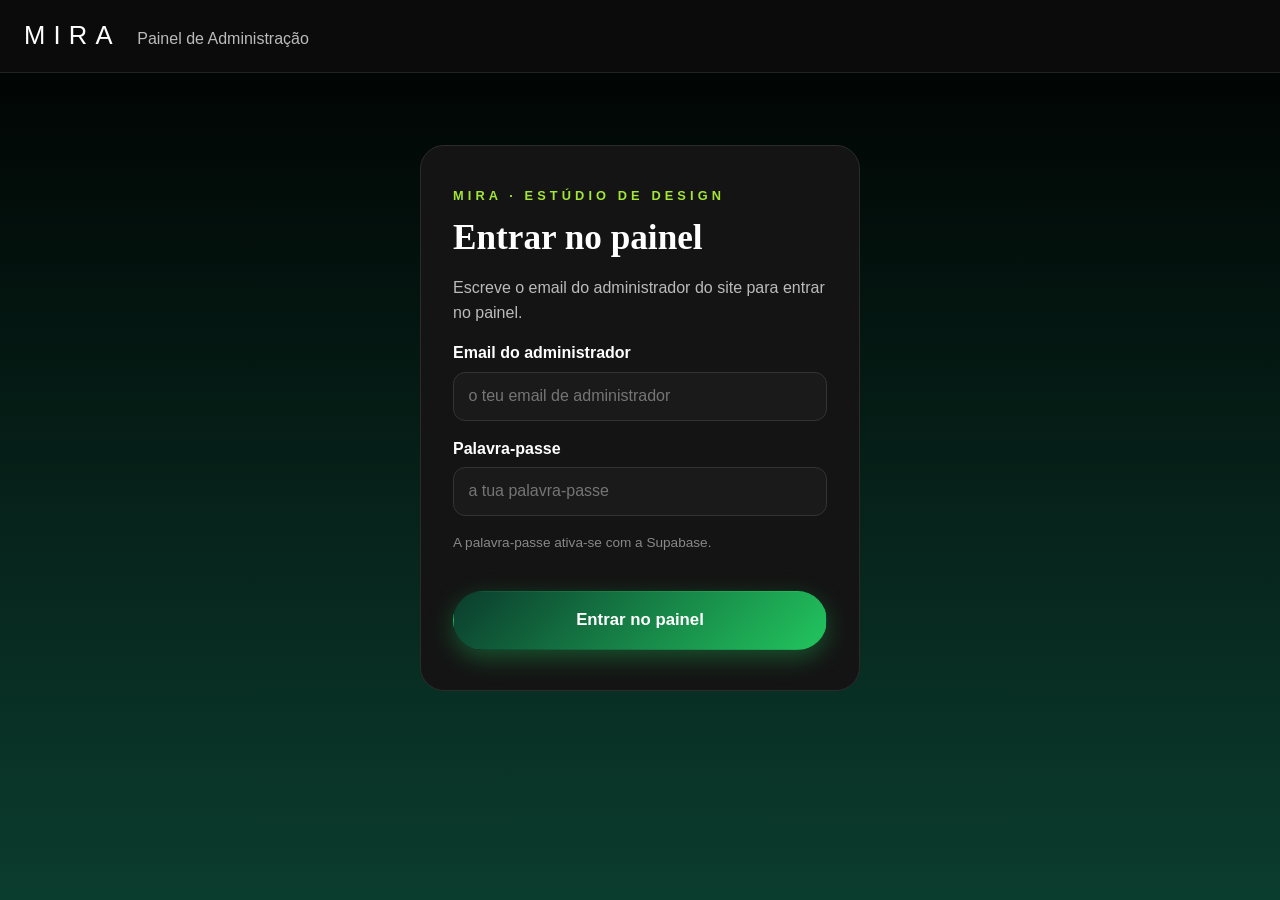
<file: admin.html>
<!DOCTYPE html>
<html lang="pt">
<head>
<meta charset="utf-8">
<meta name="viewport" content="width=device-width, initial-scale=1">
<title>MIRA — Painel de Administração</title>
<link rel="stylesheet" href="css/admin.css">
</head>
<body>
<header class="topbar">
  <div>
    <a class="brand" href="index.html">MIRA</a>
    <span class="brand-sub">Painel de Administração</span>
  </div>
  <div class="topbar-actions" id="topbarActions" hidden>
    <span class="session-email" id="sessionEmail"></span>
    <button class="btn btn-secondary" type="button" id="logoutBtn">Sair</button>
  </div>
</header>

<main class="wrap">
  <section id="gate" class="card">
    <p class="gate-eyebrow">MIRA · Estúdio de Design</p>
    <h1>Entrar no painel</h1>
    <p>Escreve o email do administrador do site para entrar no painel.</p>
    <form id="gateForm">
      <label for="adminEmail">Email do administrador</label>
      <input type="email" id="adminEmail" required placeholder="o teu email de administrador">
      <label for="adminPassword">Palavra-passe</label>
      <input type="password" id="adminPassword" placeholder="a tua palavra-passe" autocomplete="current-password">
      <p class="help">A palavra-passe ativa-se com a Supabase.</p>
      <button class="btn btn-primary" type="submit">Entrar no painel</button>
    </form>
  </section>

  <div id="app" hidden>
  <div class="admin-layout">
    <nav class="admin-nav" aria-label="Secções do painel">
      <button class="nav-menu-btn" type="button" id="sectionsBtn" aria-expanded="false">Secções</button>
      <div class="admin-nav-list" id="sectionsList" hidden>
      <button class="nav-item nav-item-home" type="button" data-sec="inicio">Início</button>
      <div class="nav-group"><h3>Conteúdo</h3>
      <button class="nav-item" type="button" data-sec="logo-hero">Logo e Hero</button>
      <button class="nav-item" type="button" data-sec="logos">Logos</button>
      <button class="nav-item" type="button" data-sec="trabalhos">Trabalhos</button>
      <button class="nav-item" type="button" data-sec="marcas">Faixa de marcas</button>
      <button class="nav-item" type="button" data-sec="fazemos">O que fazemos</button>
      <button class="nav-item" type="button" data-sec="sobre-fotos">Sobre — Fotos</button>
      <button class="nav-item" type="button" data-sec="pormenores">Pormenores</button>
      <button class="nav-item" type="button" data-sec="textos">Sobre e Percurso</button></div>
      <div class="nav-group"><h3>Serviços</h3>
      <button class="nav-item" type="button" data-sec="servicos">Serviços e preços</button>
      <button class="nav-item" type="button" data-sec="menu">Menu</button></div>
      <div class="nav-group"><h3>Contacto</h3>
      <button class="nav-item" type="button" data-sec="contacto">Contacto e WhatsApp</button></div>
      <div class="nav-group"><h3>Gestão</h3>
      <button class="nav-item" type="button" data-sec="chats">Chats</button>
      <button class="nav-item" type="button" data-sec="pedidos">Pedidos</button>
      <button class="nav-item" type="button" data-sec="clientes">Clientes</button>
      <button class="nav-item" type="button" data-sec="visitantes">Visitantes</button>
      <button class="nav-item" type="button" data-sec="sessao">Sessão</button></div>
      </div>
    </nav>
    <div class="admin-panels">

    <section id="sec-inicio" class="panel">
      <h2>Áreas</h2>
      <div class="area-grid">
        <button class="area-btn" type="button" data-sec="logo-hero">Logo e Hero</button>
        <button class="area-btn" type="button" data-sec="logos">Logos</button>
        <button class="area-btn" type="button" data-sec="trabalhos">Trabalhos</button>
        <button class="area-btn" type="button" data-sec="marcas">Faixa de marcas</button>
        <button class="area-btn" type="button" data-sec="fazemos">O que fazemos</button>
        <button class="area-btn" type="button" data-sec="sobre-fotos">Sobre — Fotos</button>
        <button class="area-btn" type="button" data-sec="pormenores">Pormenores</button>
        <button class="area-btn" type="button" data-sec="textos">Sobre e Percurso</button>
        <button class="area-btn" type="button" data-sec="servicos">Serviços e preços</button>
        <button class="area-btn" type="button" data-sec="menu">Menu</button>
        <button class="area-btn" type="button" data-sec="contacto">Contacto e WhatsApp</button>
        <button class="area-btn" type="button" data-sec="chats">Chats</button>
        <button class="area-btn" type="button" data-sec="pedidos">Pedidos</button>
        <button class="area-btn" type="button" data-sec="clientes">Clientes</button>
        <button class="area-btn" type="button" data-sec="visitantes">Visitantes</button>
        <button class="area-btn" type="button" data-sec="sessao">Sessão</button>
      </div>
      <h3>Cópia de segurança</h3>
      
      <div class="backup-row">
        <button class="btn btn-secondary" type="button" id="exportBtn">Exportar cópia (JSON)</button>
        <label class="btn btn-secondary" for="importFile">Importar cópia (JSON)</label>
        <input type="file" id="importFile" accept="application/json" hidden>
      </div>
      <div id="summary" class="summary"></div>
    </section>

    <section id="sec-logo-hero" class="panel" hidden>
      <h2>Logo e Hero</h2>
      
      <form id="logoHeroForm">
        <label for="siteTitle">Título do site</label>
        <input type="text" id="siteTitle">
        <label>Imagem do hero (ficheiro)</label>
        <div class="preview-row">
          <img id="heroPreview" alt="Pré-visualização do hero">
          <div>
            <input type="file" id="heroFile" accept="image/*">
            
          </div>
        </div>
        <label>Vídeo de fundo do site (ficheiro)</label>
        <div class="preview-row">
          <video id="bgVideoPreview" muted loop playsinline preload="metadata" style="max-width:220px;"></video>
          <div>
            <input type="file" id="bgVideoFile" accept="video/*">
            
          </div>
        </div>
        <button class="btn btn-primary" type="submit">Guardar logo e hero</button>
      </form>
    </section>

    <section id="sec-logos" class="panel" hidden>
      <h2>Logos dos clientes</h2>
      
      <div id="logosTable"></div>
      <h3>Adicionar logo</h3>
      <form id="logoAddForm" class="inline-form">
        <label>Nome <input type="text" id="logoAddName" required></label>
        <label>Ficheiro <input type="file" id="logoAddFile" accept="image/*" required></label>
        <button class="btn btn-primary" type="submit">Adicionar logo</button>
      </form>
    </section>

    <section id="sec-trabalhos" class="panel" hidden>
      <h2>Trabalhos — faixa em scroll</h2>
      
      <div id="marqueeTable"></div>
      <h3>Adicionar imagem</h3>
      <form id="marqueeAddForm" class="inline-form">
        <label>Nome <input type="text" id="marqueeAddName" required></label>
        <label>Ficheiro <input type="file" id="marqueeAddFile" accept="image/*" required></label>
        <button class="btn btn-primary" type="submit">Adicionar imagem</button>
      </form>
    </section>

    <section id="sec-marcas" class="panel" hidden>
      <h2>Faixa de marcas</h2>
      
      <form id="brandsForm">
        <div id="brandsList"></div>
        <button class="btn" type="button" id="brandAddBtn">Adicionar linha</button>
        <button class="btn btn-primary" type="submit">Guardar faixa</button>
      </form>
    </section>

    <section id="sec-fazemos" class="panel" hidden>
      <h2>O que fazemos</h2>
      
      <div id="fazemosTable"></div>
      <h3>Adicionar cartão</h3>
      <form id="fazemosAddForm" class="inline-form">
        <label>Tipo <input type="text" id="fazemosAddType" required></label>
        <label>Título <input type="text" id="fazemosAddTitle" required></label>
        <label>Descrição <input type="text" id="fazemosAddDesc" required></label>
        <label>Ficheiro (imagem ou vídeo) <input type="file" id="fazemosAddFile" accept="image/*,video/*" required></label>
        <button class="btn btn-primary" type="submit">Adicionar cartão</button>
      </form>
    </section>


    <section id="sec-sobre-fotos" class="panel" hidden>
      <h2>Sobre — Fotos</h2>
      
      <form id="aboutPhotosForm">
        <label>Foto Sobre 1 (lado direito, em cima)</label>
        <div class="preview-row">
          <img id="aboutPhoto1Preview" alt="Pré-visualização da Foto Sobre 1">
          <div><input type="file" id="aboutPhoto1File" accept="image/*"></div>
        </div>
        <label>Foto Equipa (lado esquerdo)</label>
        <div class="preview-row">
          <img id="aboutPhoto2Preview" alt="Pré-visualização da Foto Equipa">
          <div><input type="file" id="aboutPhoto2File" accept="image/*"></div>
        </div>
        <label>Foto Sobre 2 (foto grande e janela do estúdio)</label>
        <div class="preview-row">
          <img id="aboutPhoto3Preview" alt="Pré-visualização da Foto Sobre 2">
          <div><input type="file" id="aboutPhoto3File" accept="image/*"></div>
        </div>
        <button class="btn btn-primary" type="submit">Guardar fotos do Sobre</button>
      </form>
    </section>

    <section id="sec-pormenores" class="panel" hidden>
      <h2>Pormenores</h2>
      
      <form id="detailsForm">
        <label for="detailsTitle">Título da secção Pormenores</label>
        <input type="text" id="detailsTitle">
        <label for="detailsItem0Title">Ponto 1 — título</label>
        <input type="text" id="detailsItem0Title">
        <label for="detailsItem0Desc">Ponto 1 — descrição</label>
        <textarea id="detailsItem0Desc" rows="2"></textarea>
        <label for="detailsItem1Title">Ponto 2 — título</label>
        <input type="text" id="detailsItem1Title">
        <label for="detailsItem1Desc">Ponto 2 — descrição</label>
        <textarea id="detailsItem1Desc" rows="2"></textarea>
        <label for="detailsItem2Title">Ponto 3 — título</label>
        <input type="text" id="detailsItem2Title">
        <label for="detailsItem2Desc">Ponto 3 — descrição</label>
        <textarea id="detailsItem2Desc" rows="2"></textarea>
        <button class="btn btn-primary" type="submit">Guardar pormenores</button>
      </form>
    </section>

    <section id="sec-textos" class="panel" hidden>
      <h2>Sobre e Percurso</h2>
      
      <form id="textsForm">
        <label for="aboutHeading">Título da secção Sobre</label>
        <input type="text" id="aboutHeading">
        <label for="aboutText">Texto da secção Sobre</label>
        <textarea id="aboutText" rows="5"></textarea>
        <label for="servicesIntro">Texto de introdução dos Serviços</label>
        <textarea id="servicesIntro" rows="3"></textarea>
        <label for="aboutMore">Texto “mais” da secção Sobre (o parágrafo depois do texto principal)</label>
        <textarea id="aboutMore" rows="4"></textarea>
        <label for="percursoStep1">Percurso — passo 1</label>
        <input type="text" id="percursoStep1">
        <label for="percursoStep2">Percurso — passo 2</label>
        <input type="text" id="percursoStep2">
        <label for="percursoStep3">Percurso — passo 3</label>
        <input type="text" id="percursoStep3">
        <label for="quoteText">Frase em destaque (Sobre)</label>
        <input type="text" id="quoteText">
        <label for="quoteAttribution">Assinatura da frase em destaque</label>
        <input type="text" id="quoteAttribution">
        <button class="btn btn-primary" type="submit">Guardar textos</button>
      </form>
    </section>

    <section id="sec-servicos" class="panel" hidden>
      <h2>Serviços e preços</h2>
      
      <div id="servicesTable"></div>
      <h3>Adicionar serviço</h3>
      <form id="serviceAddForm" class="inline-form">
        <label>Nome <input type="text" id="serviceAddName" required></label>
        <label>Descrição <input type="text" id="serviceAddDesc" required></label>
        <label>Preço (MT) <input type="number" id="serviceAddPrice" min="0" step="100" required></label>
        <label><input type="checkbox" id="serviceAddMonthly"> Preço mensal</label>
        <label>Ficheiro da imagem ou vídeo do cartão (opcional) <input type="file" id="serviceAddFile" accept="image/*,video/*"></label>
        <button class="btn btn-primary" type="submit">Adicionar serviço</button>
      </form>
    </section>


    <section id="sec-menu" class="panel" hidden>
      <h2>Menu</h2>
      
      <form id="menuForm">
        <div id="menuTilesList"></div>
        <h3>Palavras da barra de navegação</h3>
        <label for="navTrabalhos">Navegação — 1</label>
        <input type="text" id="navTrabalhos">
        <label for="navFazemos">Navegação — 2</label>
        <input type="text" id="navFazemos">
        <label for="navPormenores">Navegação — 3</label>
        <input type="text" id="navPormenores">
        <label for="navSobre">Navegação — 4</label>
        <input type="text" id="navSobre">
        <label for="navPercurso">Navegação — 5</label>
        <input type="text" id="navPercurso">
        <label for="navServicos">Navegação — 6</label>
        <input type="text" id="navServicos">
        <button class="btn btn-primary" type="submit">Guardar menu</button>
      </form>
    </section>

    <section id="sec-contacto" class="panel" hidden>
      <h2>Contacto e WhatsApp</h2>
      
      <form id="contactForm">
        <label for="contactHeading">Título da secção de contacto</label>
        <input type="text" id="contactHeading">
        <label for="whatsapp">Número de WhatsApp (só números, com indicativo do país)</label>
        <input type="tel" id="whatsapp" placeholder="+258 …">
        <label for="contactQuoteLink">Link do WhatsApp para orçamentos</label>
        <input type="text" id="contactQuoteLink" placeholder="https://wa.me/258840000000">
        <label for="contactNote">Nota para os visitantes</label>
        <textarea id="contactNote" rows="3"></textarea>
        <label for="contactLinkedin">LinkedIn (ligação completa, por exemplo https://www.linkedin.com/…)</label>
        <input type="text" id="contactLinkedin" placeholder="https://…">
        <label for="contactX">X (ligação completa, por exemplo https://x.com/…)</label>
        <input type="text" id="contactX" placeholder="https://…">
        <label for="contactEmail">Email de contacto (só é usado se preencheres; nunca é inventado)</label>
        <input type="email" id="contactEmail" placeholder="o email do estúdio">
        <button class="btn btn-primary" type="submit">Guardar contacto</button>
      </form>
    </section>


    <section id="sec-sessao" class="panel" hidden>
      <h2>Sessão</h2>
      
      <div id="sessionInfo"></div>
      <form id="sessionChangeForm">
        <label for="sessionNewEmail">Mudar o email da sessão</label>
        <input type="email" id="sessionNewEmail" required placeholder="o novo email de administrador">
        <button class="btn btn-primary" type="submit">Guardar novo email e continuar</button>
      </form>
      <button class="btn btn-danger" type="button" id="sessionEndBtn">Terminar sessão</button>
    </section>

    <section id="sec-chats" class="panel" hidden>
      <h2>Chats — mensagens dos visitantes</h2>
      
      <button class="btn" type="button" id="chatRefreshBtn">Atualizar lista</button>
      <div id="chatsList"></div>
    </section>

    <section id="sec-pedidos" class="panel" hidden>
      <h2>Pedidos e reservas</h2>
      
      <form id="orderAddForm" class="inline-form">
        <label>Nome <input type="text" id="orderAddName" required></label>
        <label>Serviço <input type="text" id="orderAddService" required></label>
        <label>Data <input type="date" id="orderAddDate" required></label>
        <button class="btn btn-primary" type="submit">Adicionar pedido</button>
      </form>
      <div id="ordersTable"></div>
    </section>

    <section id="sec-clientes" class="panel" hidden>
      <h2>Clientes</h2>
      
      <form id="clientAddForm" class="inline-form">
        <label>Nome <input type="text" id="clientAddName" required></label>
        <label>Contacto <input type="text" id="clientAddContact"></label>
        <label>Notas <input type="text" id="clientAddNotes"></label>
        <button class="btn btn-primary" type="submit">Adicionar cliente</button>
      </form>
      <div id="clientsTable"></div>
    </section>

    <section id="sec-visitantes" class="panel" hidden>
      <h2>Visitantes</h2>
      
      <form id="visitorsForm">
        <div id="visitorsList"></div>
        <button class="btn btn-primary" type="submit">Guardar contagens</button>
      </form>
      <h3>Adicionar página de visitantes</h3>
      <form id="visitorAddForm" class="inline-form">
        <label>Página <input type="text" id="visitorAddPage" required></label>
        <label>Visitas <input type="number" id="visitorAddCount" min="0" value="0" required></label>
        <button class="btn btn-primary" type="submit">Adicionar página</button>
      </form>
    </section>

    <footer class="card admin-footer">
      <h2>Ver o site</h2>
      <div class="footer-actions">
        <a class="btn btn-primary" href="index.html" target="_blank" rel="noopener noreferrer">Ver o site →</a>
        <button class="btn btn-secondary" type="button" id="saveAndViewBtn">Guardar e ver o site</button>
        <button class="btn btn-secondary btn-small" type="button" id="switchSessionBtn">Mudar de sessão</button>
      </div>
      
      
    </footer>
    </div>
  </div>
  </div>
</main>

<div id="toast" class="toast" role="status" aria-live="polite"></div>
<script src="js/admin.js" defer></script>
</body>
</html>
</file>
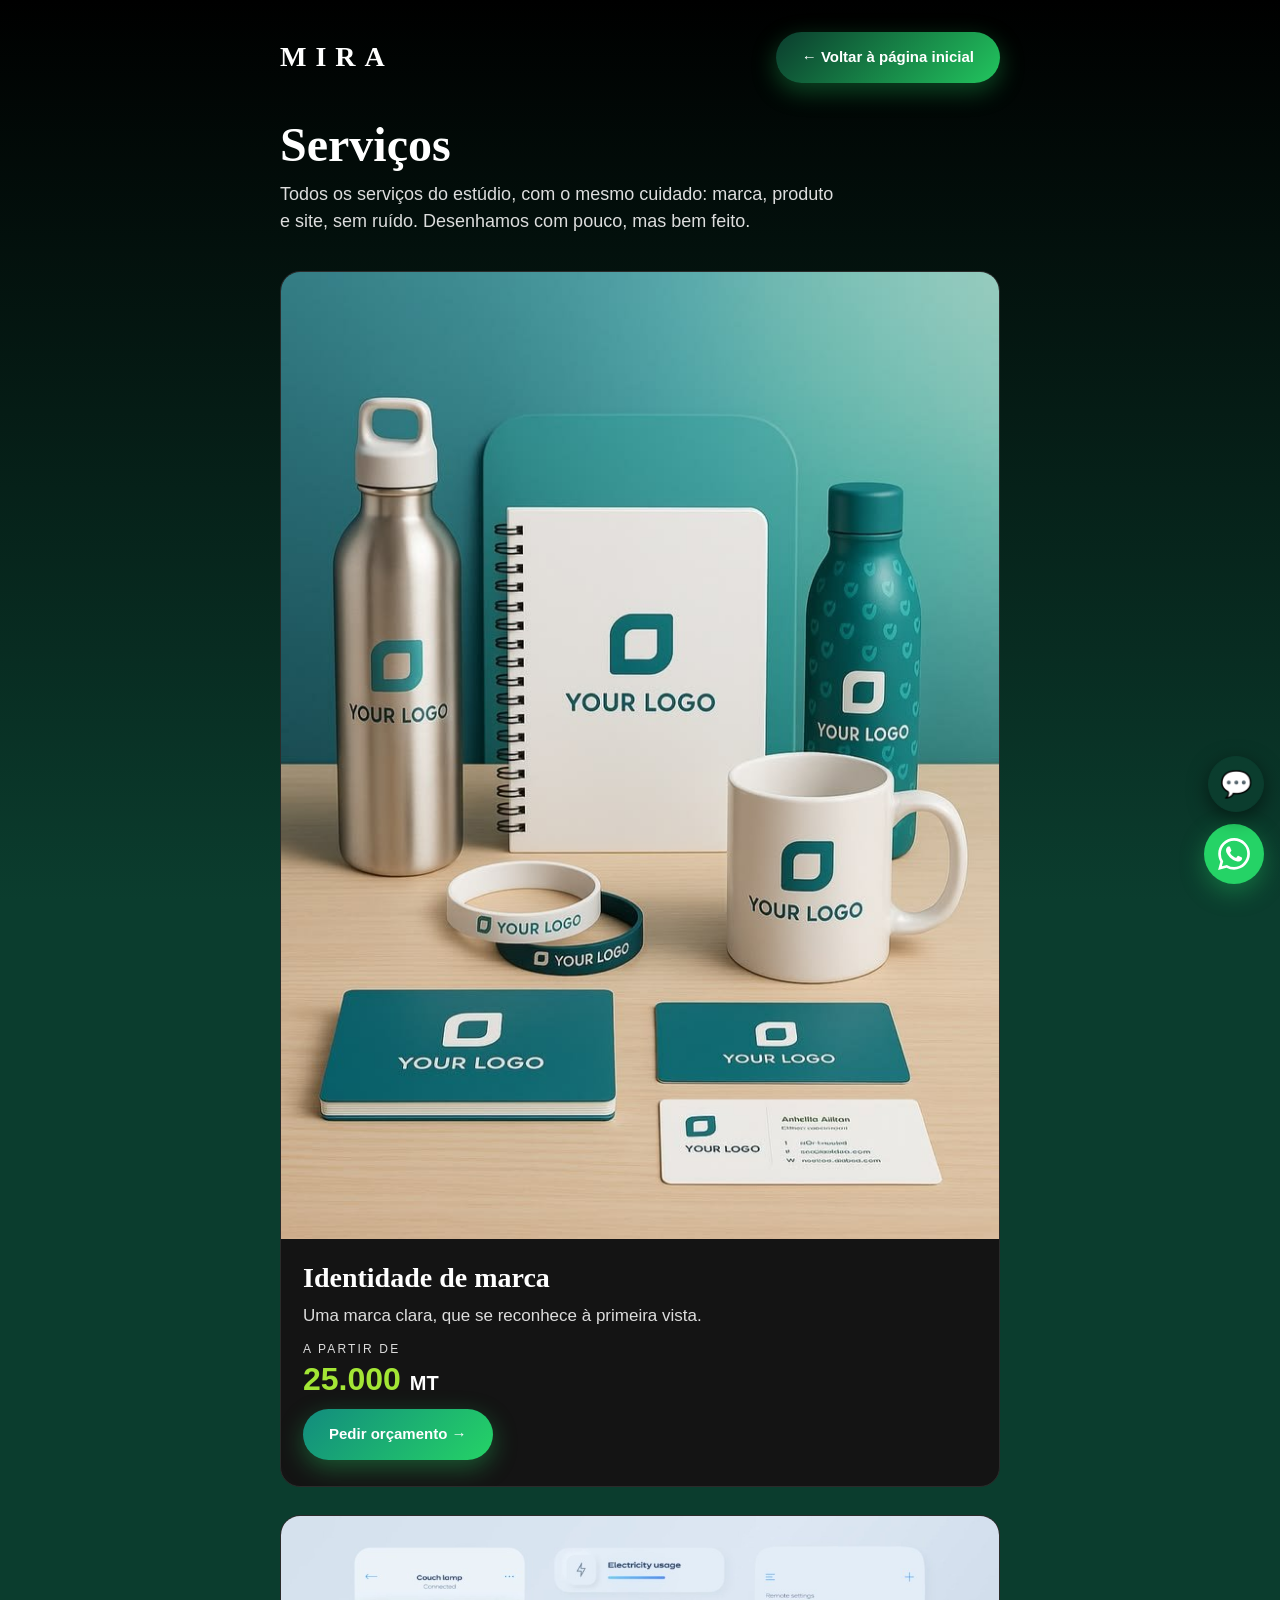
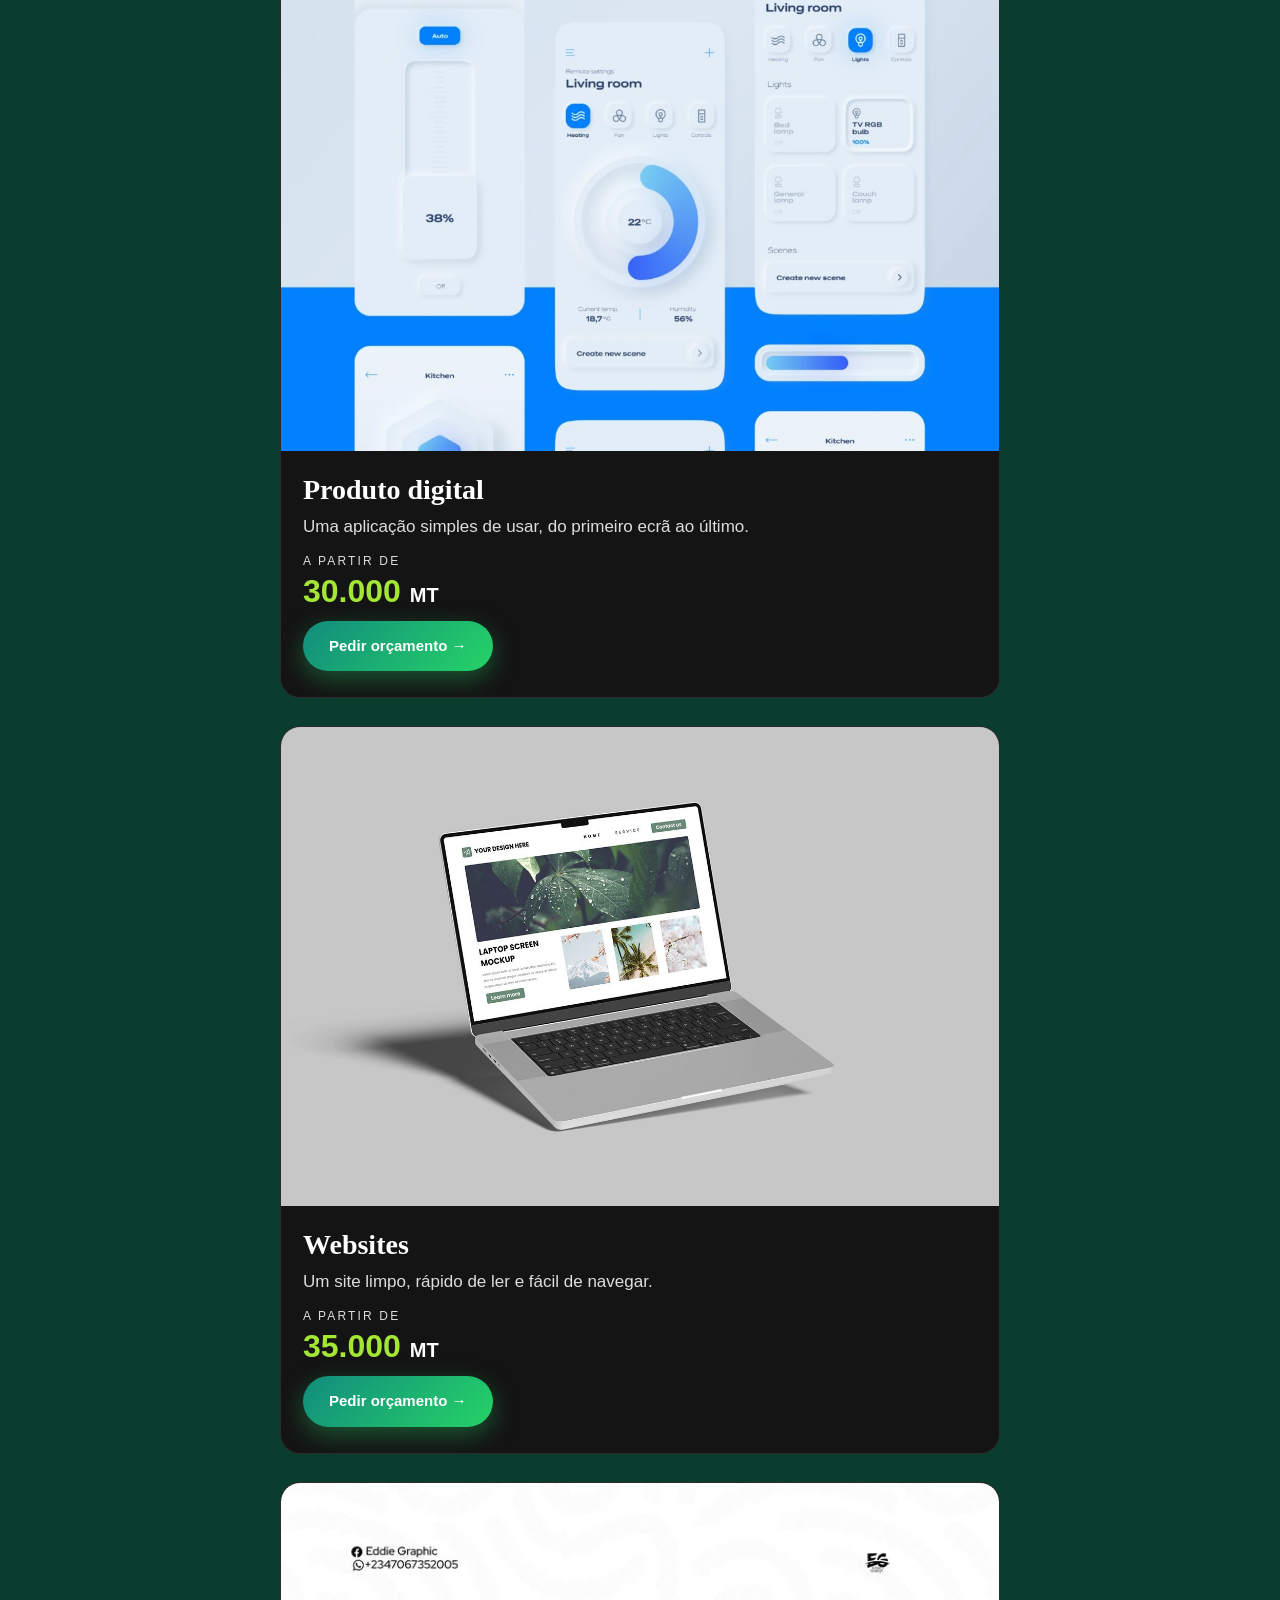
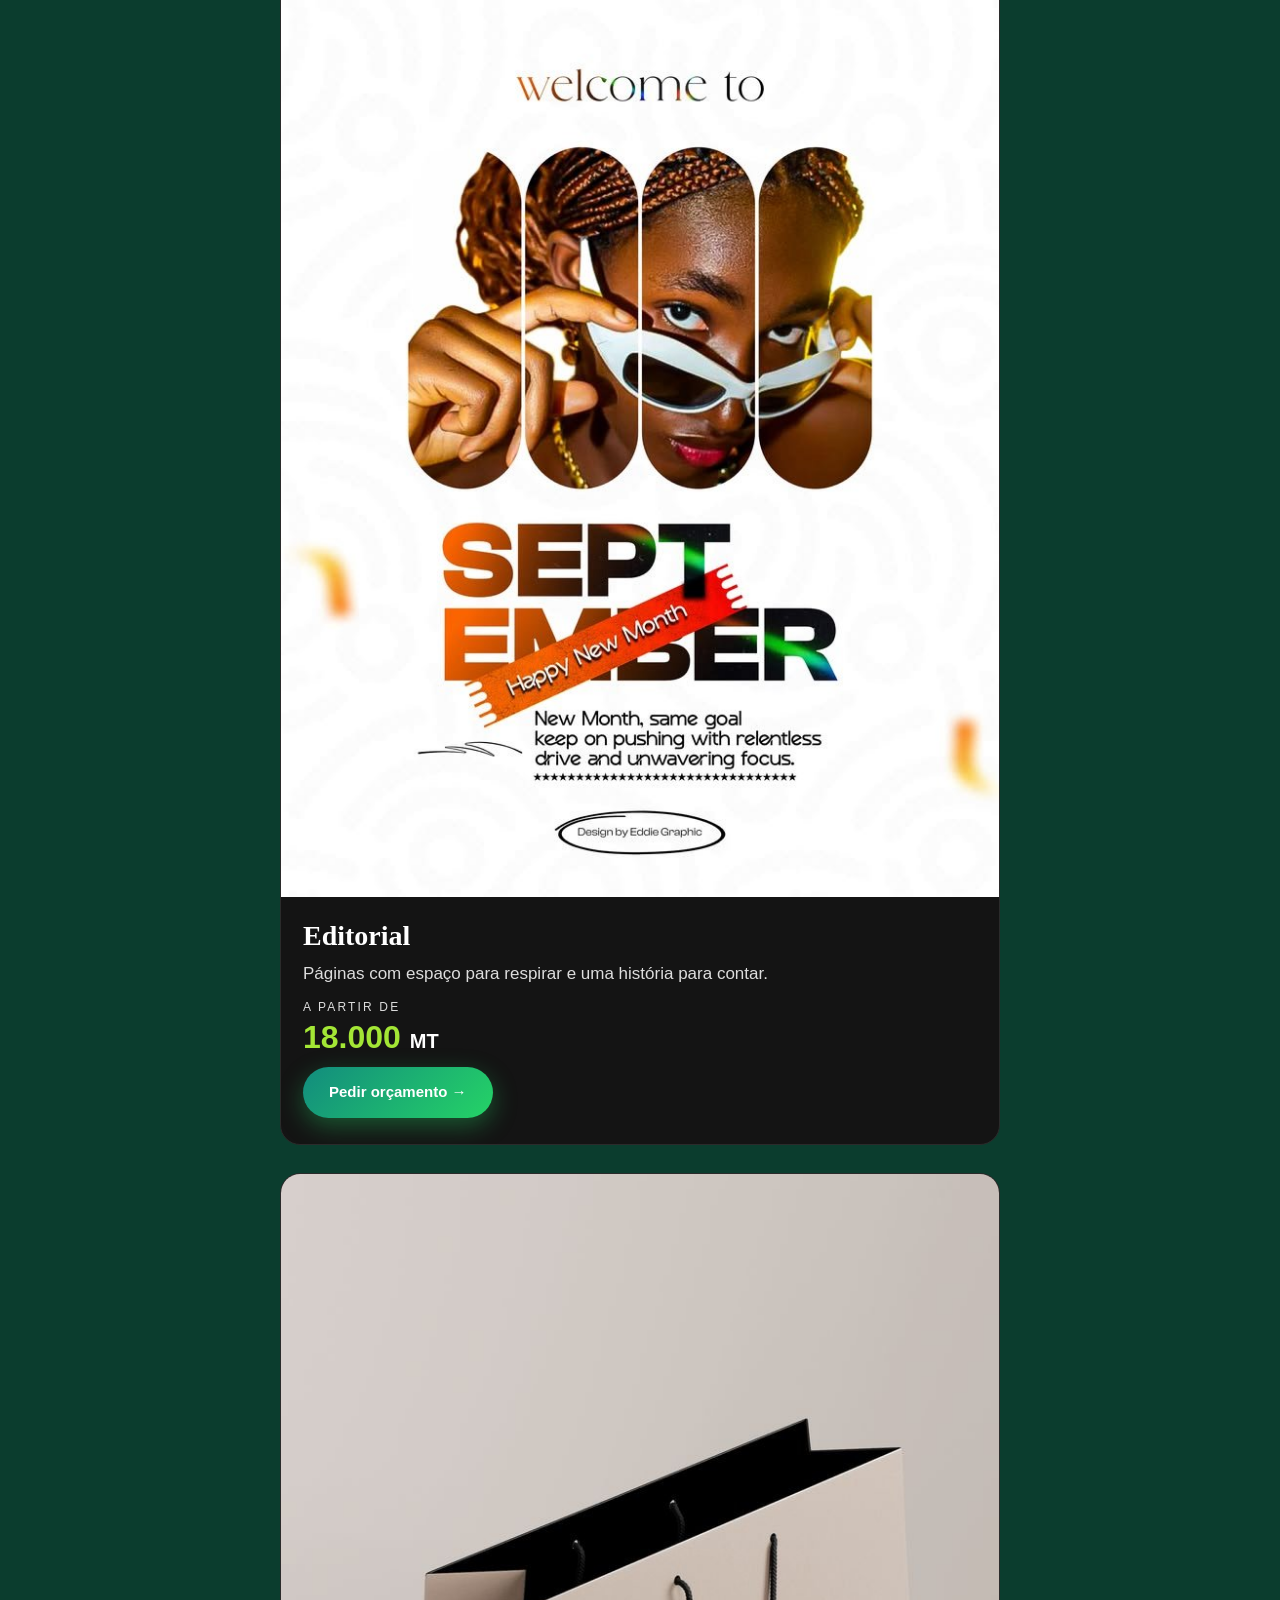
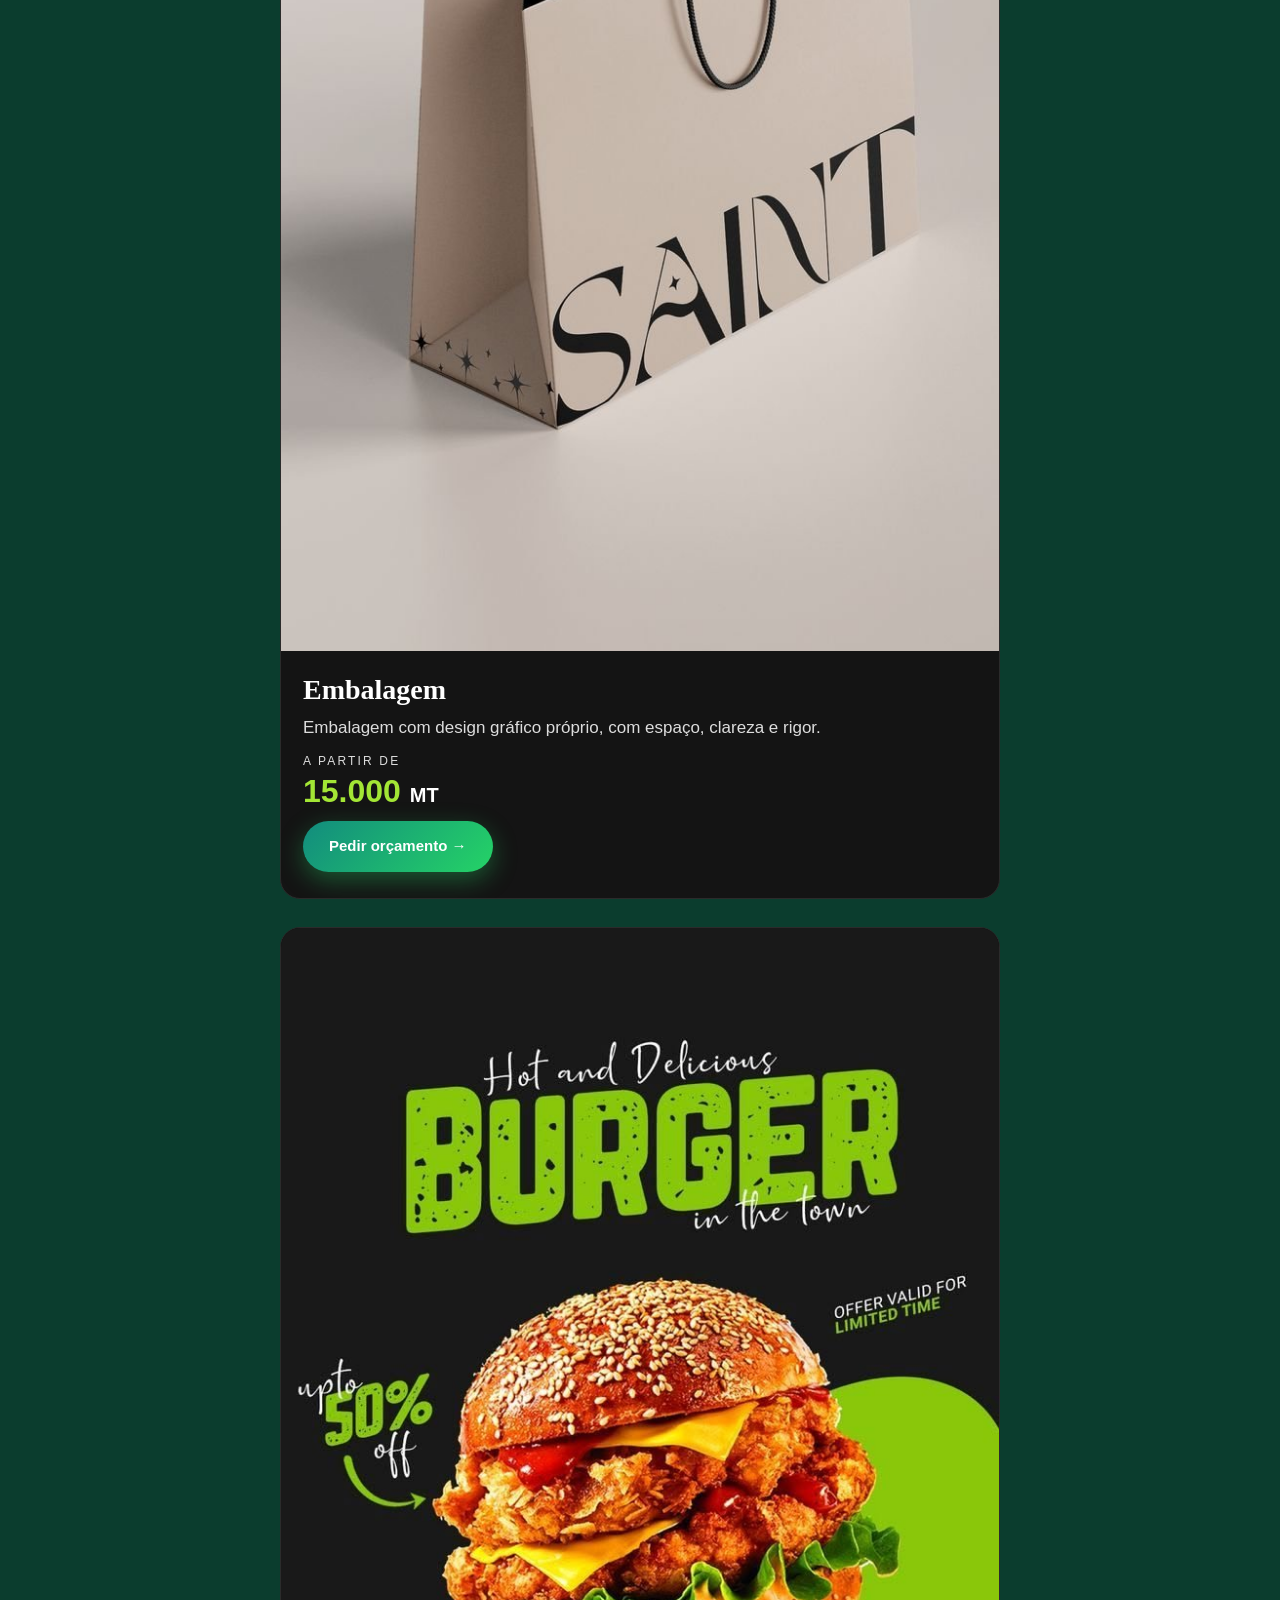
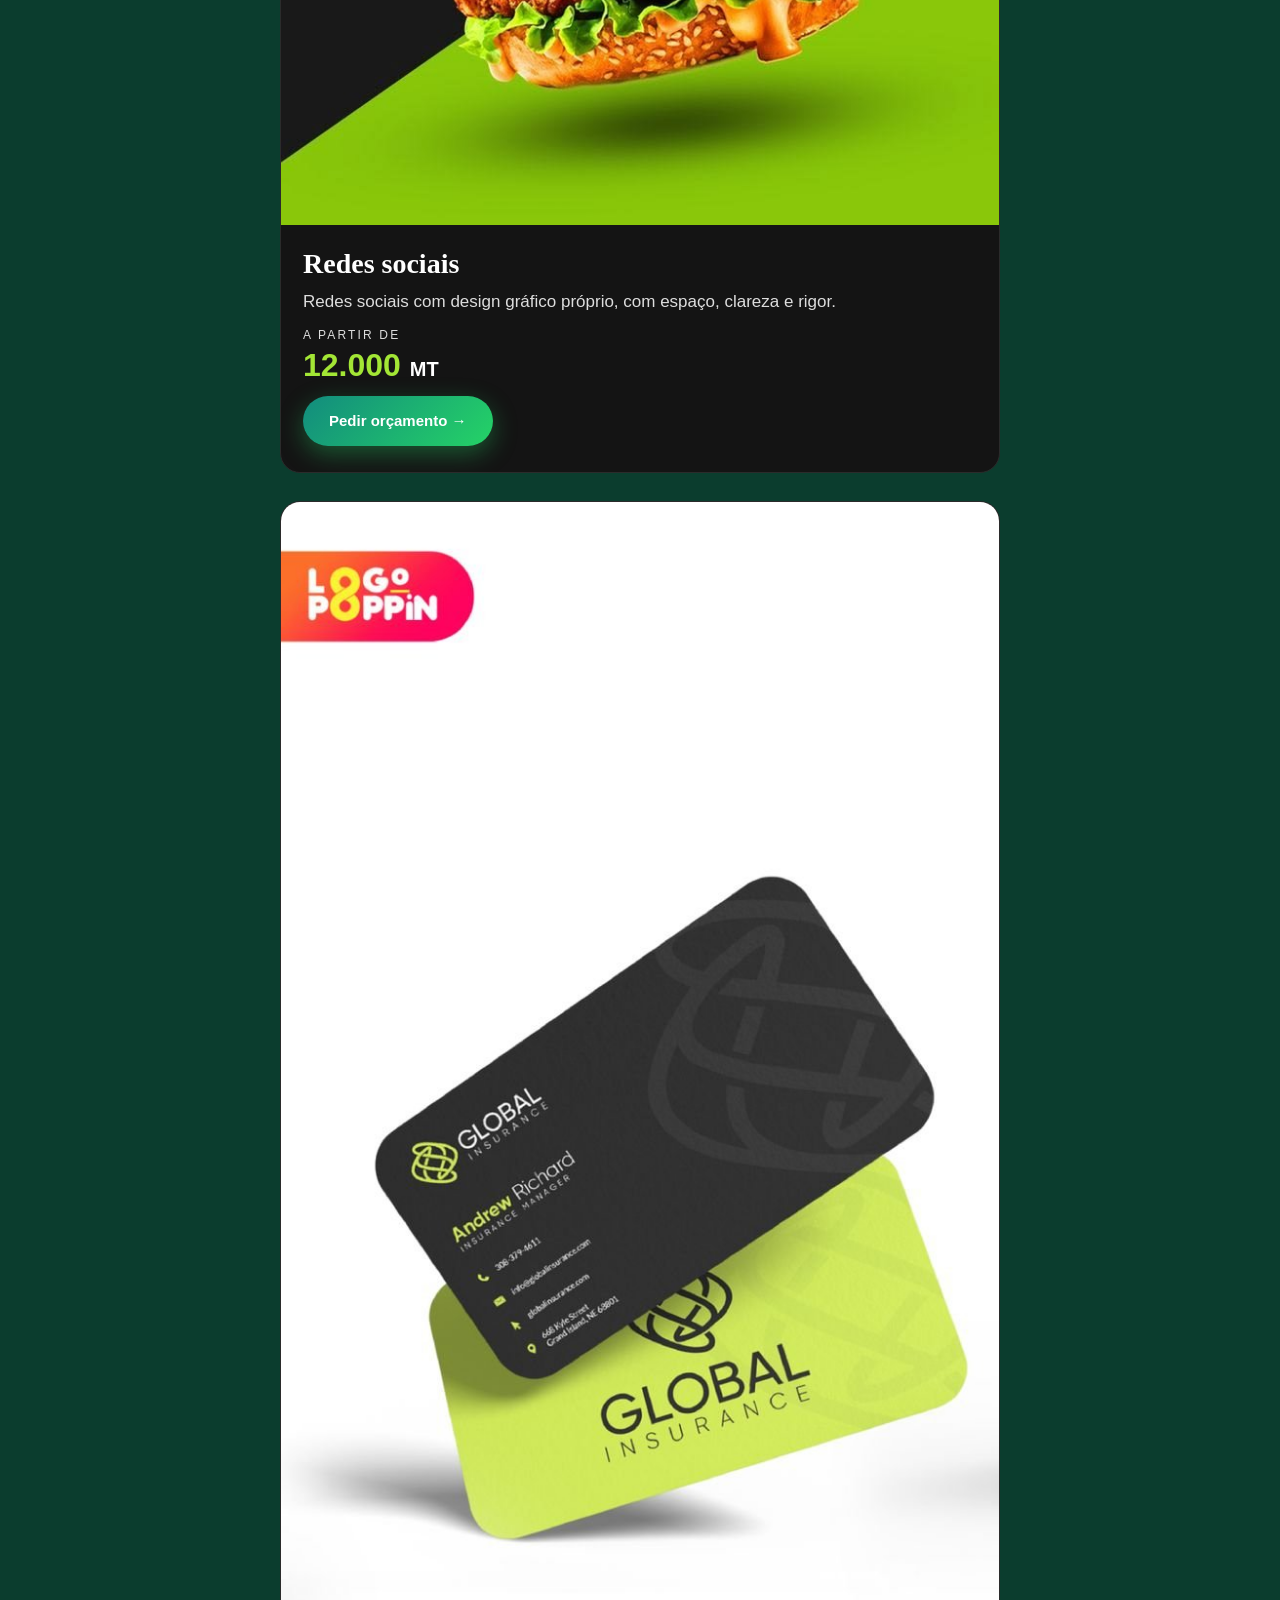
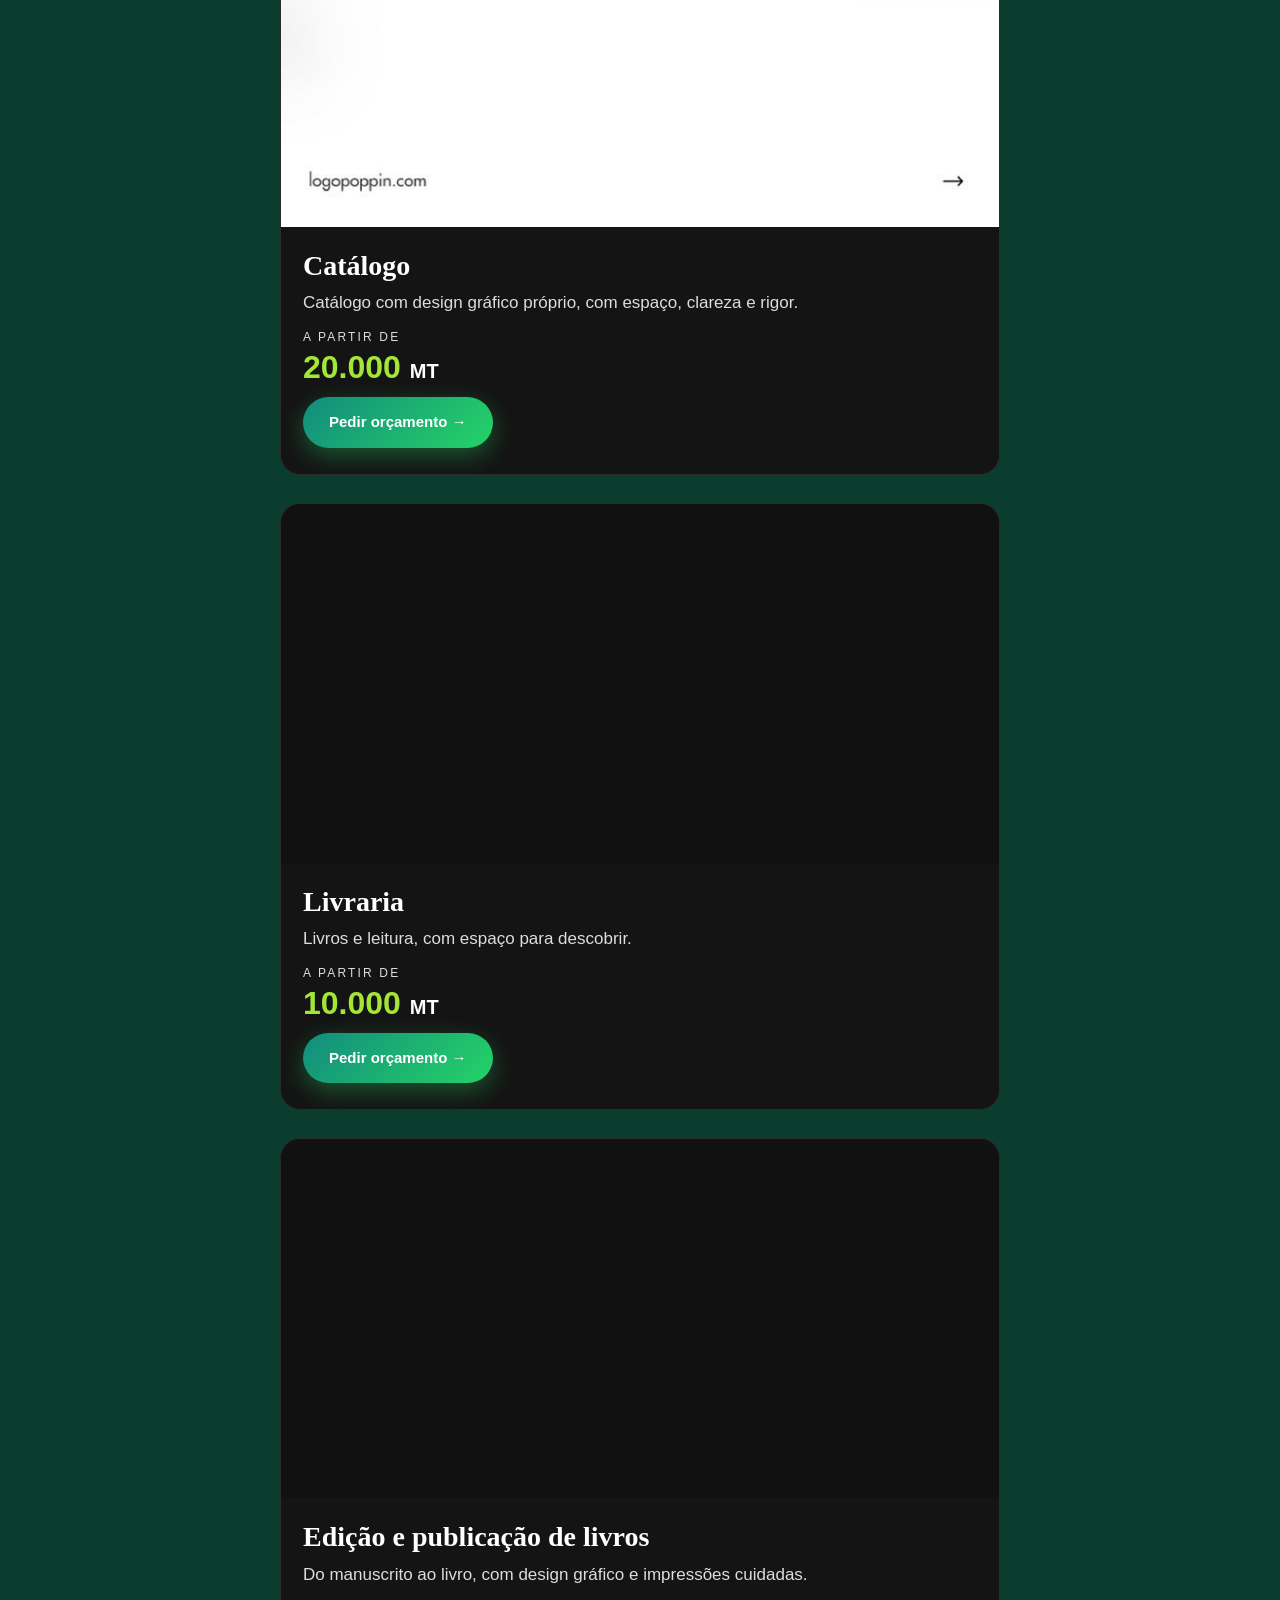
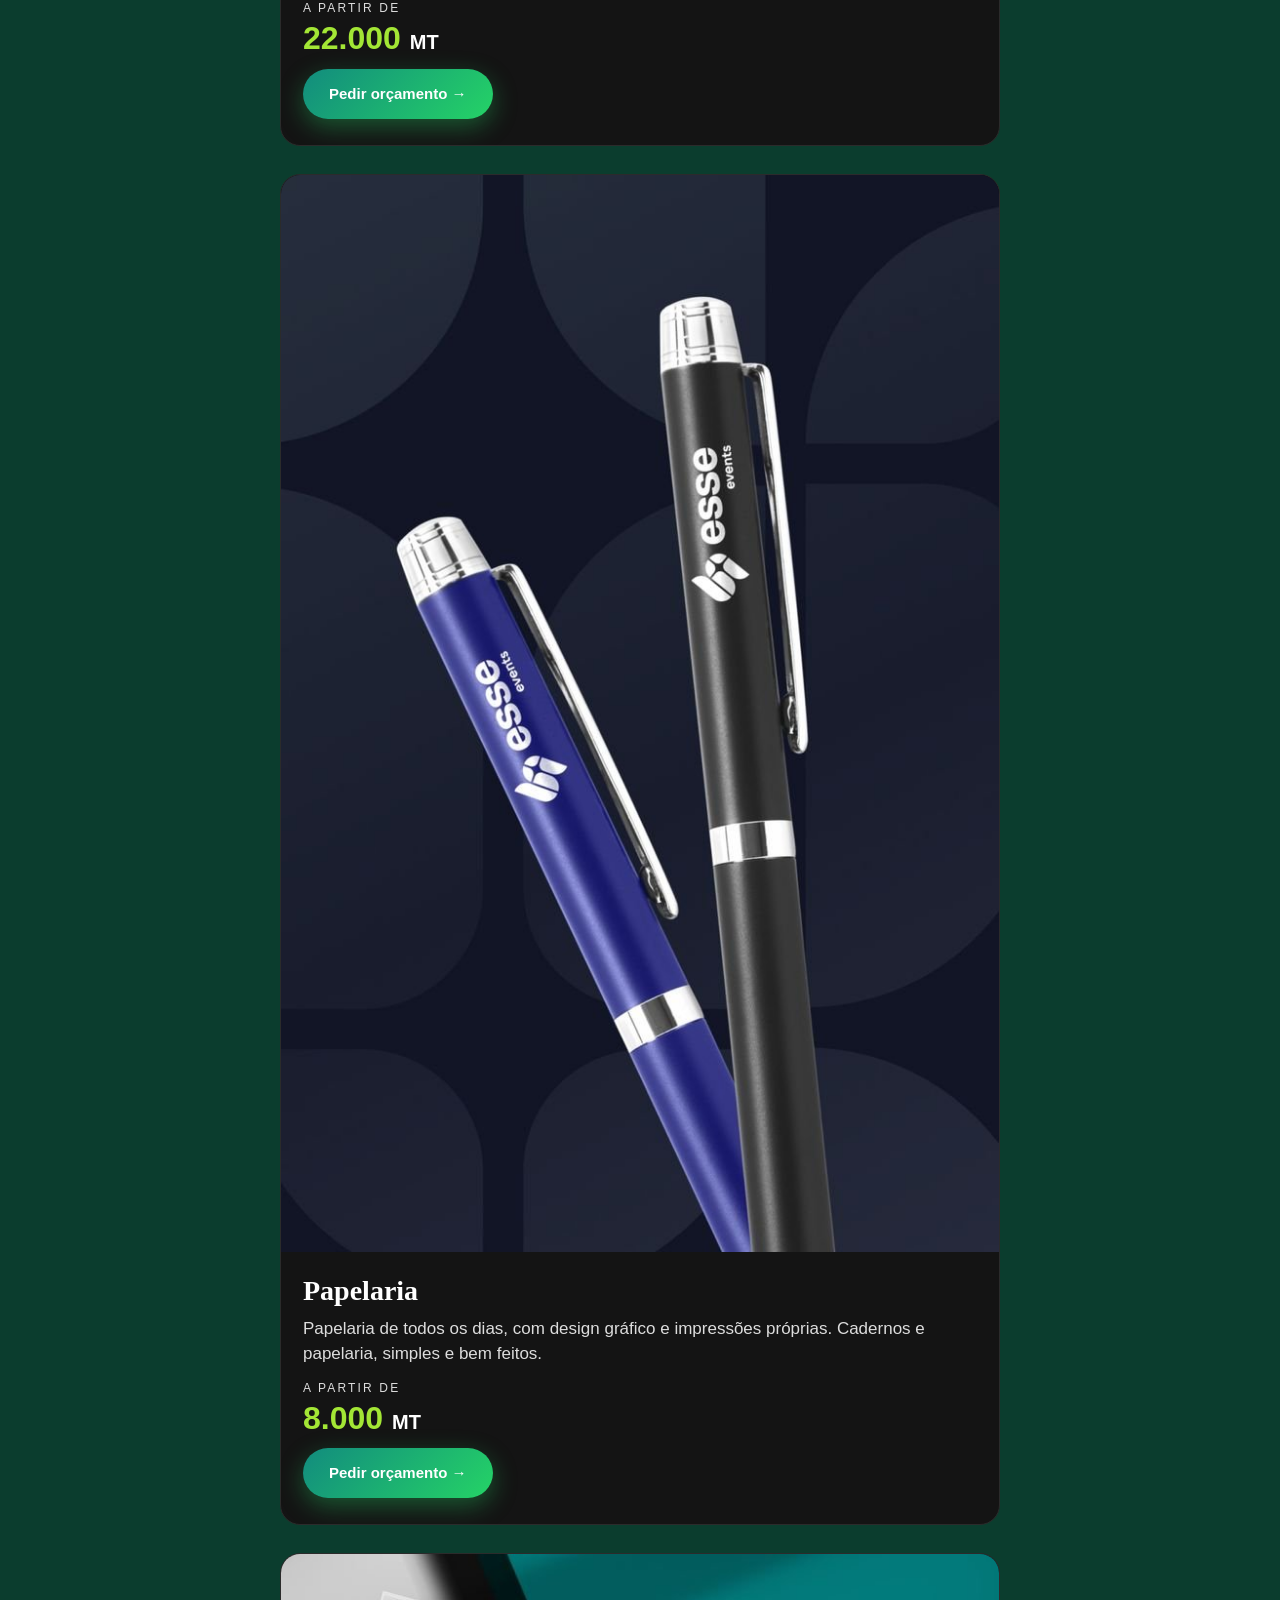
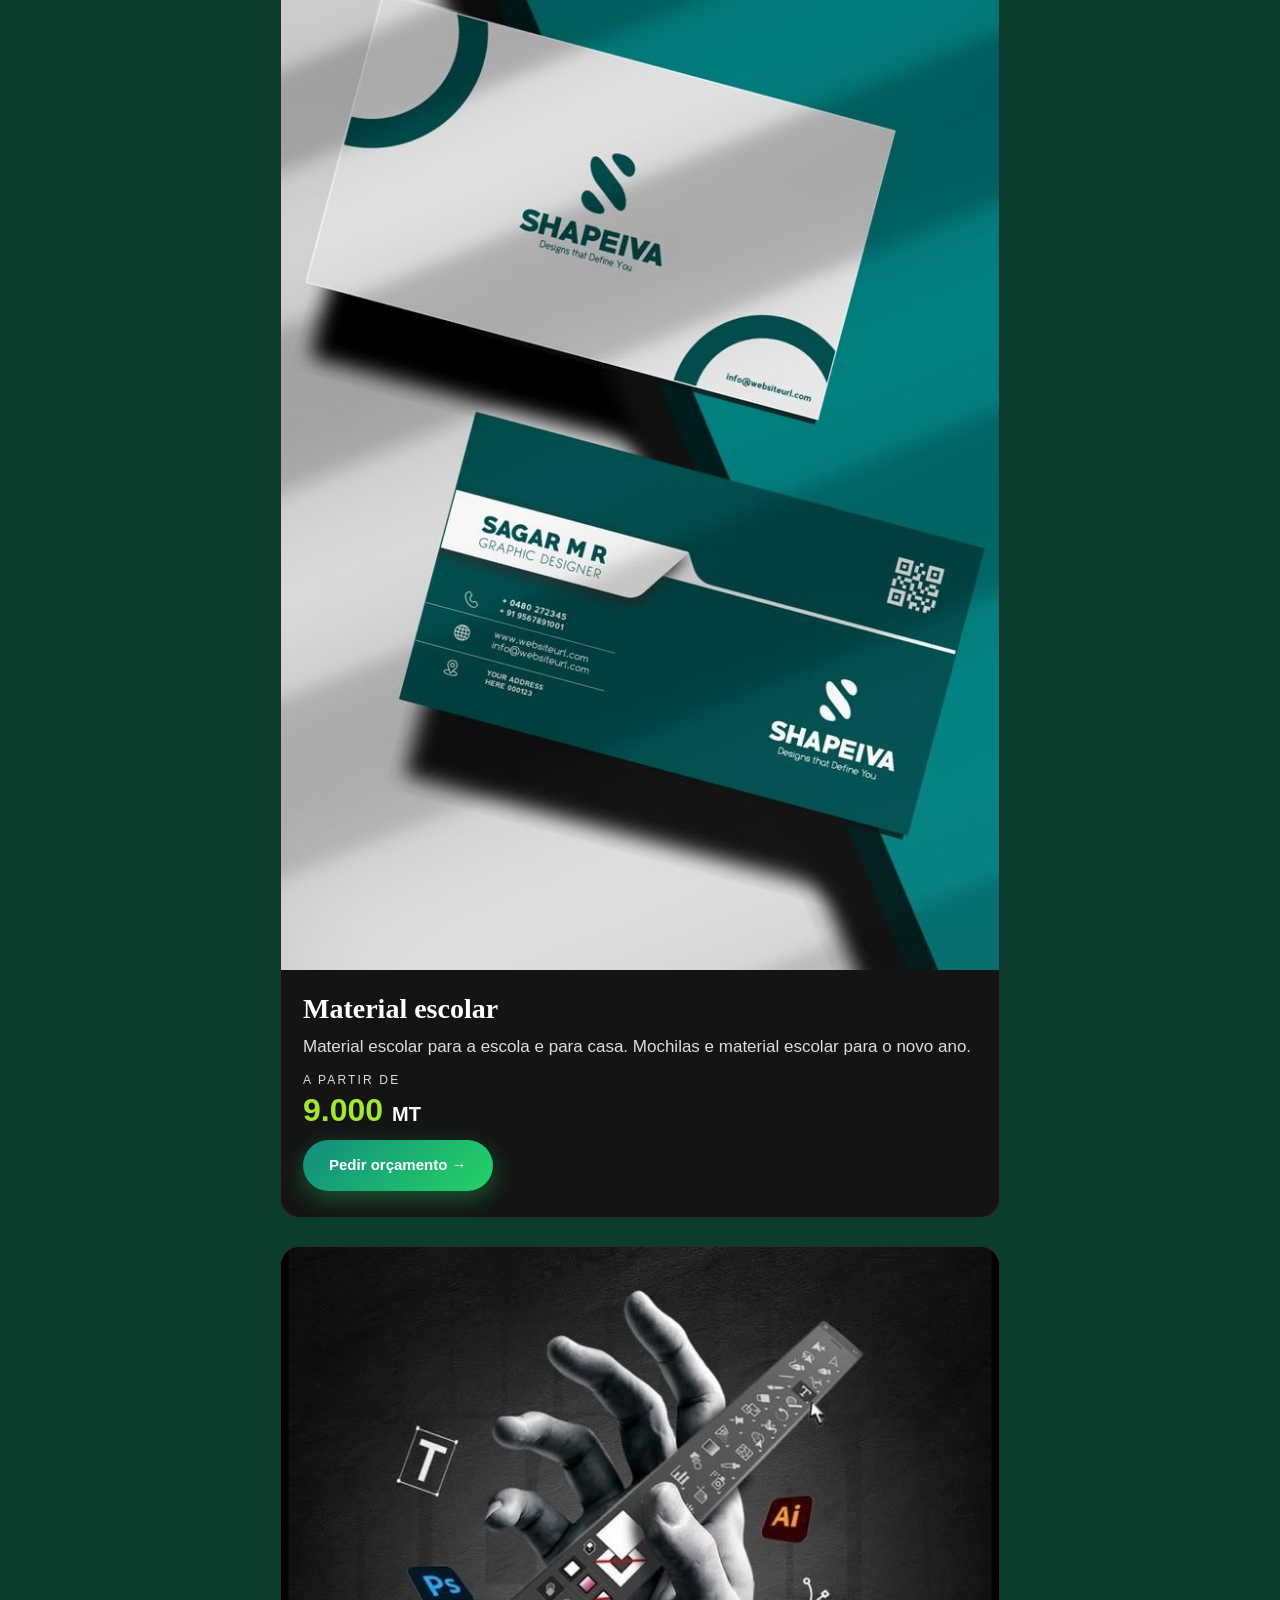
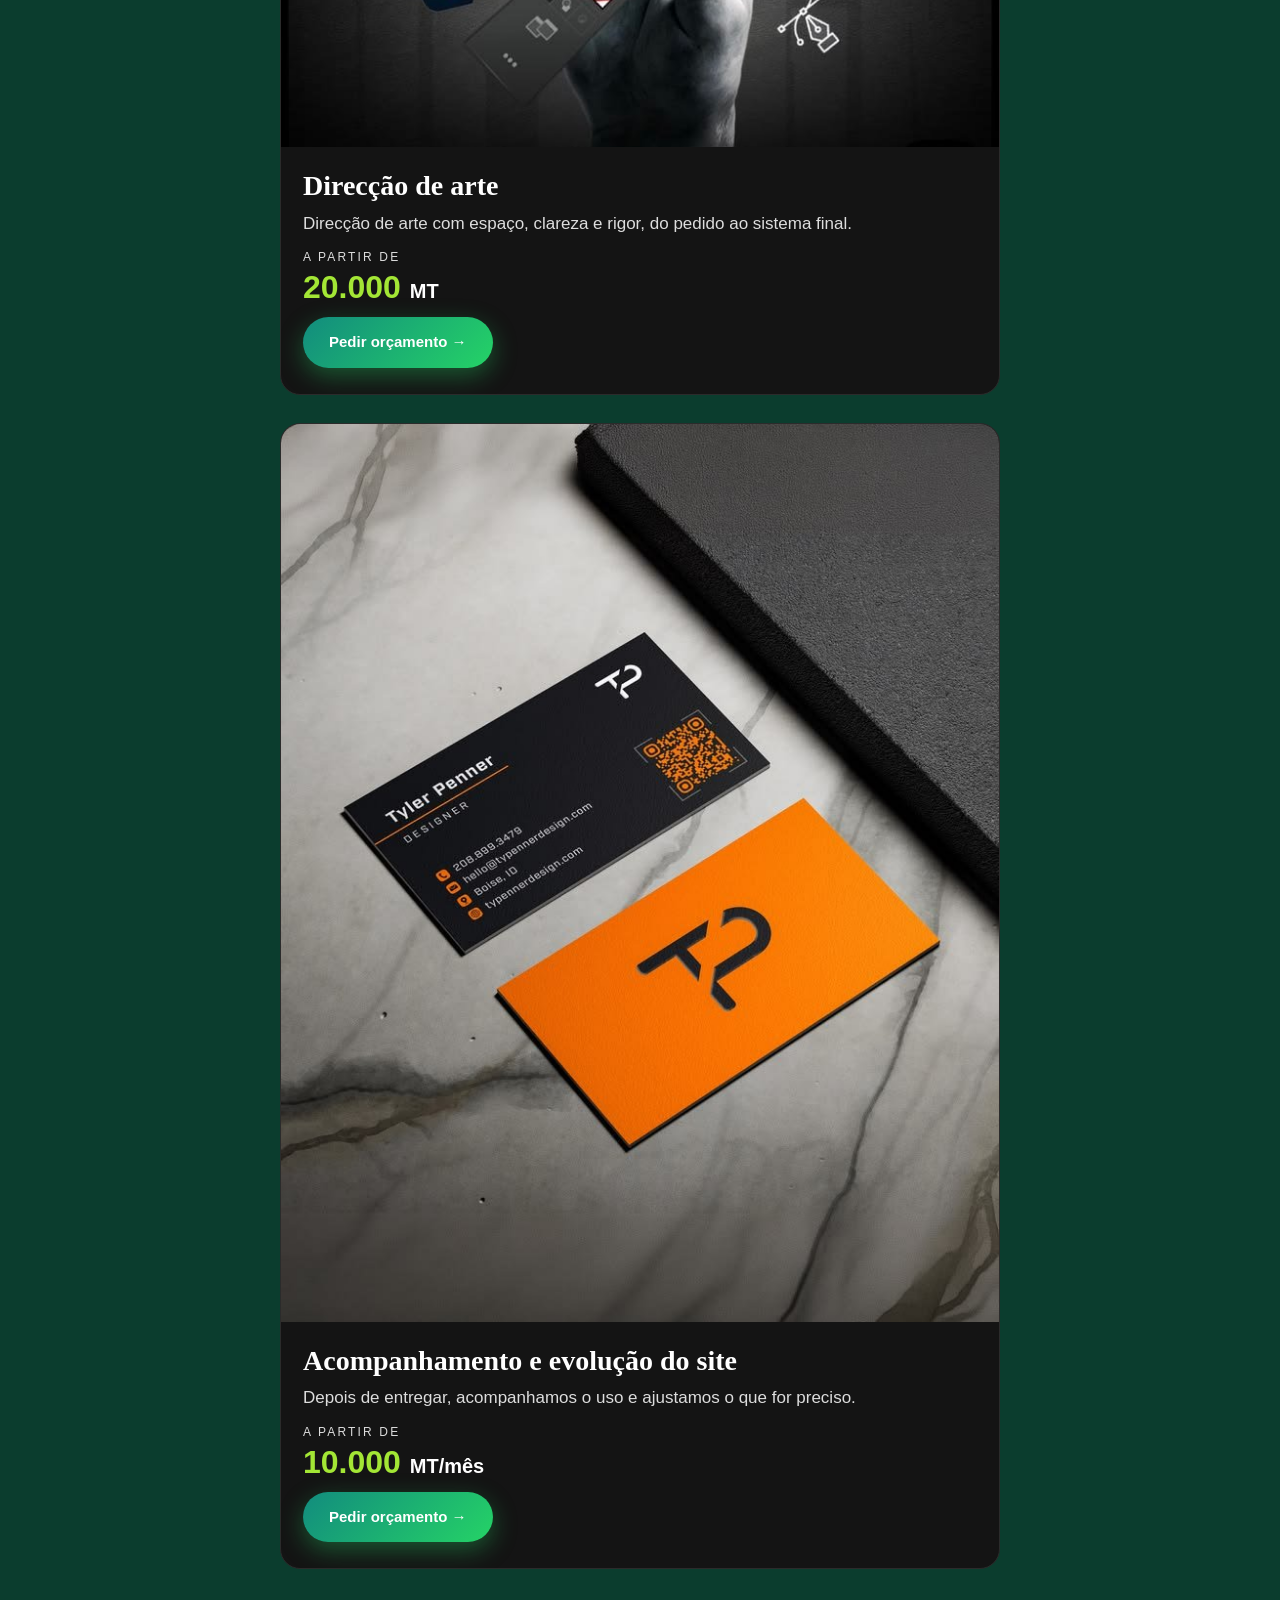
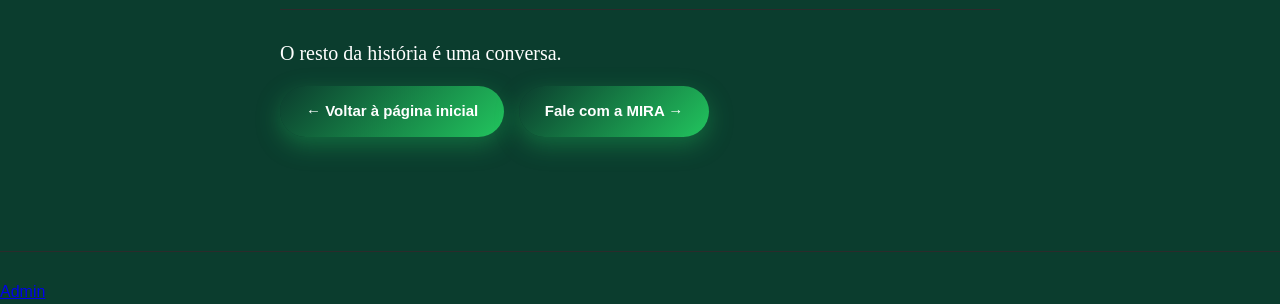
<file: servicos.html>
<!DOCTYPE html>
<html lang="pt">
<head>
<meta charset="utf-8">
<meta name="viewport" content="width=device-width, initial-scale=1">
<title>Serviços — MIRA, Estúdio de Design</title>
<meta name="description" content="Todos os serviços da MIRA, com preços. Identidade de marca, produto digital, websites, editorial, embalagem, redes sociais, catálogo, livraria, edição e publicação, papelaria, material escolar, direcção de arte e acompanhamento.">
<style>
  * { box-sizing: border-box; }
  /* Main-page background, copied from css/mira.css: html #0b3d2e, body black-to-dark-green gradient, fixed, plus the same fixed background video. */
  html { background: #0b3d2e; }
  body { margin: 0; background: linear-gradient(to bottom, #000000 0%, #0b3d2e 100%); background-attachment: fixed; color: #ffffff; font-family: -apple-system, BlinkMacSystemFont, "Inter", ui-sans-serif, "Segoe UI", Roboto, Helvetica, Arial, sans-serif; line-height: 1.5; }
  .mira-bg-video { position: fixed; inset: 0; width: 100%; height: 100%; object-fit: cover; z-index: 0; pointer-events: none; }
  .wrap { position: relative; z-index: 1; max-width: 760px; margin: 0 auto; padding: 24px 20px 64px; }
  header { display: flex; align-items: center; justify-content: space-between; gap: 16px; padding: 8px 0 28px; }
  .brand { font-family: "Source Serif 4", ui-serif, Georgia, Cambria, "Times New Roman", Times, serif; font-size: 28px; letter-spacing: 0.32em; font-weight: 600; text-decoration: none; color: #ffffff; }
  /* Gradient buttons, very visible: dark green to lime green, white bold text, shadow. */
  .btn, .cta, .btn-orcamento { display: inline-block; font-family: -apple-system, BlinkMacSystemFont, "Inter", ui-sans-serif, "Segoe UI", Roboto, Helvetica, Arial, sans-serif; font-size: 15px; font-weight: bold; text-decoration: none; background: linear-gradient(135deg, #0b3d2e, #22c55e); color: #ffffff; border: none; border-radius: 999px; padding: 14px 26px; white-space: nowrap; cursor: pointer; box-shadow: 0 8px 24px rgba(34, 197, 94, 0.35); }
  .btn:hover, .cta:hover, .btn-orcamento:hover { filter: brightness(1.1); }
  .btn-orcamento { background: linear-gradient(135deg, #128C7E, #25D366); box-shadow: 0 8px 24px rgba(37, 211, 102, 0.35); }
  h1 { font-family: "Source Serif 4", ui-serif, Georgia, Cambria, "Times New Roman", Times, serif; font-size: 48px; line-height: 1.1; margin: 8px 0 10px; }
  .intro { font-size: 18px; color: #dddddd; margin: 0 0 36px; max-width: 560px; }
  .service { background: #141414; border: 1px solid #2b2b2b; border-radius: 20px; overflow: hidden; margin: 0 0 28px; }
  .service .media { background: #111111; }
  .service .media img, .service .media video { width: 100%; height: auto; object-fit: contain; display: block; }
  .service .body { padding: 22px 22px 26px; }
  .service h2 { font-family: "Source Serif 4", ui-serif, Georgia, Cambria, "Times New Roman", Times, serif; font-size: 28px; line-height: 1.2; margin: 0 0 8px; }
  .service p { margin: 0 0 12px; color: #dddddd; font-size: 17px; }
  /* Designed price block, not plain text: small label above a large lime amount. */
  .price { margin: 18px 0 20px; }
  .price-label { display: block; font-size: 12px; letter-spacing: 0.18em; text-transform: uppercase; color: #dddddd; margin-bottom: 4px; }
  .price-amount { display: block; font-size: 32px; line-height: 1.1; font-weight: bold; color: #a3e635; }
  .price-unit { font-size: 20px; color: #ffffff; }
  footer { margin-top: 40px; padding-top: 28px; border-top: 1px solid #2b2b2b; }
  footer p { font-family: "Source Serif 4", ui-serif, Georgia, Cambria, "Times New Roman", Times, serif; font-size: 20px; margin: 0 0 18px; }
  footer .btn { margin: 0 10px 10px 0; }
  @media (max-width: 480px) {
    .service .body .cta, .service .body .btn-orcamento { display: block; width: 100%; text-align: center; white-space: normal; margin: 0 0 10px; }
    .wrap { padding: 20px 16px 96px; }
    h1 { font-size: 40px; }
    .service .body { padding: 18px 18px 22px; }
    header { flex-wrap: wrap; }
    .price-amount { font-size: 28px; }
  }
</style>
</head>
<body>
<video class="mira-bg-video" src="media/mira-fundo.mp4" autoplay muted loop playsinline aria-hidden="true"></video>
<div class="wrap">
  <header>
    <a class="brand" href="index.html">MIRA</a>
    <a class="btn" href="index.html">← Voltar à página inicial</a>
  </header>

  <h1>Serviços</h1>
  <p class="intro">Todos os serviços do estúdio, com o mesmo cuidado: marca, produto e site, sem ruído. Desenhamos com pouco, mas bem feito.</p>

  <section class="service">
    <div class="media"><img src="images/servico-merch.jpg" alt="Identidade de marca MIRA" loading="lazy" decoding="async"></div>
    <div class="body">
      <h2>Identidade de marca</h2>
      <p>Uma marca clara, que se reconhece à primeira vista.</p>
      <p class="price"><span class="price-label">A partir de</span><span class="price-amount">25.000 <span class="price-unit">MT</span></span></p>
      <a class="btn-orcamento" href="https://wa.me/258840000000?text=Ol%C3%A1%20MIRA%2C%20quero%20pedir%20um%20or%C3%A7amento%20para%20Identidade%20de%20marca." target="_blank" rel="noopener noreferrer">Pedir orçamento →</a>
    </div>
  </section>

  <section class="service">
    <div class="media"><img src="images/mira-app.jpg" alt="Produto digital MIRA" loading="lazy" decoding="async"></div>
    <div class="body">
      <h2>Produto digital</h2>
      <p>Uma aplicação simples de usar, do primeiro ecrã ao último.</p>
      <p class="price"><span class="price-label">A partir de</span><span class="price-amount">30.000 <span class="price-unit">MT</span></span></p>
      <a class="btn-orcamento" href="https://wa.me/258840000000?text=Ol%C3%A1%20MIRA%2C%20quero%20pedir%20um%20or%C3%A7amento%20para%20Produto%20digital." target="_blank" rel="noopener noreferrer">Pedir orçamento →</a>
    </div>
  </section>

  <section class="service">
    <div class="media"><img src="images/mira-site.jpg" alt="Websites MIRA" loading="lazy" decoding="async"></div>
    <div class="body">
      <h2>Websites</h2>
      <p>Um site limpo, rápido de ler e fácil de navegar.</p>
      <p class="price"><span class="price-label">A partir de</span><span class="price-amount">35.000 <span class="price-unit">MT</span></span></p>
      <a class="btn-orcamento" href="https://wa.me/258840000000?text=Ol%C3%A1%20MIRA%2C%20quero%20pedir%20um%20or%C3%A7amento%20para%20Websites." target="_blank" rel="noopener noreferrer">Pedir orçamento →</a>
    </div>
  </section>

  <section class="service">
    <div class="media"><img src="images/servico-september.jpg" alt="Editorial MIRA" loading="lazy" decoding="async"></div>
    <div class="body">
      <h2>Editorial</h2>
      <p>Páginas com espaço para respirar e uma história para contar.</p>
      <p class="price"><span class="price-label">A partir de</span><span class="price-amount">18.000 <span class="price-unit">MT</span></span></p>
      <a class="btn-orcamento" href="https://wa.me/258840000000?text=Ol%C3%A1%20MIRA%2C%20quero%20pedir%20um%20or%C3%A7amento%20para%20Editorial." target="_blank" rel="noopener noreferrer">Pedir orçamento →</a>
    </div>
  </section>

  <section class="service">
    <div class="media"><img src="images/servico-saint.jpg" alt="Embalagem MIRA" loading="lazy" decoding="async"></div>
    <div class="body">
      <h2>Embalagem</h2>
      <p>Embalagem com design gráfico próprio, com espaço, clareza e rigor.</p>
      <p class="price"><span class="price-label">A partir de</span><span class="price-amount">15.000 <span class="price-unit">MT</span></span></p>
      <a class="btn-orcamento" href="https://wa.me/258840000000?text=Ol%C3%A1%20MIRA%2C%20quero%20pedir%20um%20or%C3%A7amento%20para%20Embalagem." target="_blank" rel="noopener noreferrer">Pedir orçamento →</a>
    </div>
  </section>

  <section class="service">
    <div class="media"><img src="images/servico-burger.jpg" alt="Redes sociais MIRA" loading="lazy" decoding="async"></div>
    <div class="body">
      <h2>Redes sociais</h2>
      <p>Redes sociais com design gráfico próprio, com espaço, clareza e rigor.</p>
      <p class="price"><span class="price-label">A partir de</span><span class="price-amount">12.000 <span class="price-unit">MT</span></span></p>
      <a class="btn-orcamento" href="https://wa.me/258840000000?text=Ol%C3%A1%20MIRA%2C%20quero%20pedir%20um%20or%C3%A7amento%20para%20Redes%20sociais." target="_blank" rel="noopener noreferrer">Pedir orçamento →</a>
    </div>
  </section>

  <section class="service">
    <div class="media"><img src="images/servico-global.jpg" alt="Catálogo MIRA" loading="lazy" decoding="async"></div>
    <div class="body">
      <h2>Catálogo</h2>
      <p>Catálogo com design gráfico próprio, com espaço, clareza e rigor.</p>
      <p class="price"><span class="price-label">A partir de</span><span class="price-amount">20.000 <span class="price-unit">MT</span></span></p>
      <a class="btn-orcamento" href="https://wa.me/258840000000?text=Ol%C3%A1%20MIRA%2C%20quero%20pedir%20um%20or%C3%A7amento%20para%20Cat%C3%A1logo." target="_blank" rel="noopener noreferrer">Pedir orçamento →</a>
    </div>
  </section>

  <section class="service">
    <div class="media"><video src="media/mira-video-3.mp4" autoplay muted loop playsinline preload="metadata" aria-label="Livraria MIRA"></video></div>
    <div class="body">
      <h2>Livraria</h2>
      <p>Livros e leitura, com espaço para descobrir.</p>
      <p class="price"><span class="price-label">A partir de</span><span class="price-amount">10.000 <span class="price-unit">MT</span></span></p>
      <a class="btn-orcamento" href="https://wa.me/258840000000?text=Ol%C3%A1%20MIRA%2C%20quero%20pedir%20um%20or%C3%A7amento%20para%20Livraria." target="_blank" rel="noopener noreferrer">Pedir orçamento →</a>
    </div>
  </section>

  <section class="service">
    <div class="media"><video src="media/mira-video-1.mp4" autoplay muted loop playsinline preload="metadata" aria-label="Edição e publicação de livros MIRA"></video></div>
    <div class="body">
      <h2>Edição e publicação de livros</h2>
      <p>Do manuscrito ao livro, com design gráfico e impressões cuidadas.</p>
      <p class="price"><span class="price-label">A partir de</span><span class="price-amount">22.000 <span class="price-unit">MT</span></span></p>
      <a class="btn-orcamento" href="https://wa.me/258840000000?text=Ol%C3%A1%20MIRA%2C%20quero%20pedir%20um%20or%C3%A7amento%20para%20Edi%C3%A7%C3%A3o%20e%20publica%C3%A7%C3%A3o%20de%20livros." target="_blank" rel="noopener noreferrer">Pedir orçamento →</a>
    </div>
  </section>

  <section class="service">
    <div class="media"><img src="images/servico-pens.jpg" alt="Papelaria MIRA" loading="lazy" decoding="async"></div>
    <div class="body">
      <h2>Papelaria</h2>
      <p>Papelaria de todos os dias, com design gráfico e impressões próprias. Cadernos e papelaria, simples e bem feitos.</p>
      <p class="price"><span class="price-label">A partir de</span><span class="price-amount">8.000 <span class="price-unit">MT</span></span></p>
      <a class="btn-orcamento" href="https://wa.me/258840000000?text=Ol%C3%A1%20MIRA%2C%20quero%20pedir%20um%20or%C3%A7amento%20para%20Papelaria." target="_blank" rel="noopener noreferrer">Pedir orçamento →</a>
    </div>
  </section>

  <section class="service">
    <div class="media"><img src="images/servico-shapeiva.jpg" alt="Material escolar MIRA" loading="lazy" decoding="async"></div>
    <div class="body">
      <h2>Material escolar</h2>
      <p>Material escolar para a escola e para casa. Mochilas e material escolar para o novo ano.</p>
      <p class="price"><span class="price-label">A partir de</span><span class="price-amount">9.000 <span class="price-unit">MT</span></span></p>
      <a class="btn-orcamento" href="https://wa.me/258840000000?text=Ol%C3%A1%20MIRA%2C%20quero%20pedir%20um%20or%C3%A7amento%20para%20Material%20escolar." target="_blank" rel="noopener noreferrer">Pedir orçamento →</a>
    </div>
  </section>

  <section class="service">
    <div class="media"><img src="images/servico-hand.jpg" alt="Direcção de arte MIRA" loading="lazy" decoding="async"></div>
    <div class="body">
      <h2>Direcção de arte</h2>
      <p>Direcção de arte com espaço, clareza e rigor, do pedido ao sistema final.</p>
      <p class="price"><span class="price-label">A partir de</span><span class="price-amount">20.000 <span class="price-unit">MT</span></span></p>
      <a class="btn-orcamento" href="https://wa.me/258840000000?text=Ol%C3%A1%20MIRA%2C%20quero%20pedir%20um%20or%C3%A7amento%20para%20Direc%C3%A7%C3%A3o%20de%20arte." target="_blank" rel="noopener noreferrer">Pedir orçamento →</a>
    </div>
  </section>

  <section class="service">
    <div class="media"><img src="images/servico-tyler.jpg" alt="Acompanhamento e evolução do site MIRA" loading="lazy" decoding="async"></div>
    <div class="body">
      <h2>Acompanhamento e evolução do site</h2>
      <p>Depois de entregar, acompanhamos o uso e ajustamos o que for preciso.</p>
      <p class="price"><span class="price-label">A partir de</span><span class="price-amount">10.000 <span class="price-unit">MT/mês</span></span></p>
      <a class="btn-orcamento" href="https://wa.me/258840000000?text=Ol%C3%A1%20MIRA%2C%20quero%20pedir%20um%20or%C3%A7amento%20para%20Acompanhamento%20e%20evolu%C3%A7%C3%A3o%20do%20site." target="_blank" rel="noopener noreferrer">Pedir orçamento →</a>
    </div>
  </section>

  <footer>
    <p>O resto da história é uma conversa.</p>
    <a class="btn" href="index.html">← Voltar à página inicial</a>
    <a class="btn" href="index.html#contact">Fale com a MIRA →</a>
  </footer>
</div>
<footer class="mira-site-footer"><a href="admin.html">Admin</a></footer>
<script src="js/chat.js" defer></script>
<script src="js/apply-admin.js" defer></script>
</body>
</html>
</file>
<file: css/3ordo05q5n5pt.css>
@layer properties{@supports (((-webkit-hyphens:none)) and (not (margin-trim:inline))) or ((-moz-orient:inline) and (not (color:rgb(from red r g b)))){*,:before,:after,::backdrop{--tw-rotate-x:initial;--tw-rotate-y:initial;--tw-rotate-z:initial;--tw-skew-x:initial;--tw-skew-y:initial;--tw-border-style:solid;--tw-ordinal:initial;--tw-slashed-zero:initial;--tw-numeric-figure:initial;--tw-numeric-spacing:initial;--tw-numeric-fraction:initial;--tw-shadow:0 0 #0000;--tw-shadow-color:initial;--tw-shadow-alpha:100%;--tw-inset-shadow:0 0 #0000;--tw-inset-shadow-color:initial;--tw-inset-shadow-alpha:100%;--tw-ring-color:initial;--tw-ring-shadow:0 0 #0000;--tw-inset-ring-color:initial;--tw-inset-ring-shadow:0 0 #0000;--tw-ring-inset:initial;--tw-ring-offset-width:0px;--tw-ring-offset-color:#fff;--tw-ring-offset-shadow:0 0 #0000;--tw-outline-style:solid;--tw-blur:initial;--tw-brightness:initial;--tw-contrast:initial;--tw-grayscale:initial;--tw-hue-rotate:initial;--tw-invert:initial;--tw-opacity:initial;--tw-saturate:initial;--tw-sepia:initial;--tw-drop-shadow:initial;--tw-drop-shadow-color:initial;--tw-drop-shadow-alpha:100%;--tw-drop-shadow-size:initial;--tw-backdrop-blur:initial;--tw-backdrop-brightness:initial;--tw-backdrop-contrast:initial;--tw-backdrop-grayscale:initial;--tw-backdrop-hue-rotate:initial;--tw-backdrop-invert:initial;--tw-backdrop-opacity:initial;--tw-backdrop-saturate:initial;--tw-backdrop-sepia:initial;--tw-ease:initial}}}@layer theme{:root,:host{--font-sans:var(--font-sans);--font-serif:ui-serif, Georgia, Cambria, "Times New Roman", Times, serif;--font-mono:var(--font-mono);--text-sm:.875rem;--radius-sm:var(--radius-sm);--radius-md:var(--radius-md);--radius-lg:var(--radius-lg);--radius-xl:.75rem;--ease-in:cubic-bezier(.4, 0, 1, 1);--ease-out:cubic-bezier(0, 0, .2, 1);--ease-in-out:cubic-bezier(.4, 0, .2, 1);--default-transition-duration:.15s;--default-transition-timing-function:cubic-bezier(.4, 0, .2, 1);--default-font-family:var(--font-sans);--default-mono-font-family:var(--font-mono);--text-display:var(--text-display-size);--text-h1:var(--text-h1-size);--text-h2:var(--text-h2-size);--text-h3:var(--text-h3-size);--text-reading:var(--text-reading-size);--text-body:var(--text-body-size);--text-ui:var(--text-ui-size);--text-caption:var(--text-caption-size);--text-mono-micro:var(--text-mono-micro-size);--radius-full:var(--radius-full);--ease-out-quart:var(--ease-out-quart);--ease-out-expo:var(--ease-out-expo);--ease-in-out-soft:var(--ease-in-out-soft);--ease-linear:var(--ease-linear)}}@layer base{*,:after,:before,::backdrop{box-sizing:border-box;border:0 solid;margin:0;padding:0}::file-selector-button{box-sizing:border-box;border:0 solid;margin:0;padding:0}html,:host{-webkit-text-size-adjust:100%;tab-size:4;line-height:1.5;font-family:var(--default-font-family,ui-sans-serif, system-ui, sans-serif, "Apple Color Emoji", "Segoe UI Emoji", "Segoe UI Symbol", "Noto Color Emoji");font-feature-settings:var(--default-font-feature-settings,normal);font-variation-settings:var(--default-font-variation-settings,normal);-webkit-tap-highlight-color:transparent}hr{height:0;color:inherit;border-top-width:1px}abbr:where([title]){-webkit-text-decoration:underline dotted;text-decoration:underline dotted}h1,h2,h3,h4,h5,h6{font-size:inherit;font-weight:inherit}a{color:inherit;-webkit-text-decoration:inherit;-webkit-text-decoration:inherit;-webkit-text-decoration:inherit;-webkit-text-decoration:inherit;text-decoration:inherit}b,strong{font-weight:bolder}code,kbd,samp,pre{font-family:var(--default-mono-font-family,ui-monospace, SFMono-Regular, Menlo, Monaco, Consolas, "Liberation Mono", "Courier New", monospace);font-feature-settings:var(--default-mono-font-feature-settings,normal);font-variation-settings:var(--default-mono-font-variation-settings,normal);font-size:1em}small{font-size:80%}sub,sup{vertical-align:baseline;font-size:75%;line-height:0;position:relative}sub{bottom:-.25em}sup{top:-.5em}table{text-indent:0;border-color:inherit;border-collapse:collapse}:-moz-focusring{outline:auto}progress{vertical-align:baseline}summary{display:list-item}ol,ul,menu{list-style:none}img,svg,video,canvas,audio,iframe,embed,object{vertical-align:middle;display:block}img,video{max-width:100%;height:auto}button,input,select,optgroup,textarea{font:inherit;font-feature-settings:inherit;font-variation-settings:inherit;letter-spacing:inherit;color:inherit;opacity:1;background-color:#0000;border-radius:0}::file-selector-button{font:inherit;font-feature-settings:inherit;font-variation-settings:inherit;letter-spacing:inherit;color:inherit;opacity:1;background-color:#0000;border-radius:0}:where(select:is([multiple],[size])) optgroup{font-weight:bolder}:where(select:is([multiple],[size])) optgroup option{padding-inline-start:20px}::file-selector-button{margin-inline-end:4px}::placeholder{opacity:1}@supports (not ((-webkit-appearance:-apple-pay-button))) or (contain-intrinsic-size:1px){::placeholder{color:currentColor}@supports (color:color-mix(in lab, red, red)){::placeholder{color:color-mix(in oklab, currentcolor 50%, transparent)}}}textarea{resize:vertical}::-webkit-search-decoration{-webkit-appearance:none}::-webkit-date-and-time-value{min-height:1lh;text-align:inherit}::-webkit-datetime-edit{display:inline-flex}::-webkit-datetime-edit-fields-wrapper{padding:0}::-webkit-datetime-edit{padding-block:0}::-webkit-datetime-edit-year-field{padding-block:0}::-webkit-datetime-edit-month-field{padding-block:0}::-webkit-datetime-edit-day-field{padding-block:0}::-webkit-datetime-edit-hour-field{padding-block:0}::-webkit-datetime-edit-minute-field{padding-block:0}::-webkit-datetime-edit-second-field{padding-block:0}::-webkit-datetime-edit-millisecond-field{padding-block:0}::-webkit-datetime-edit-meridiem-field{padding-block:0}::-webkit-calendar-picker-indicator{line-height:1}:-moz-ui-invalid{box-shadow:none}button,input:where([type=button],[type=reset],[type=submit]){appearance:button}::file-selector-button{appearance:button}::-webkit-inner-spin-button{height:auto}::-webkit-outer-spin-button{height:auto}[hidden]:where(:not([hidden=until-found])){display:none!important}body{background-color:var(--bg);color:var(--ink-body);font-family:var(--font-sans)}::selection{background-color:var(--selection-bg);color:var(--selection-ink)}:focus-visible{outline:var(--focus-ring);outline-offset:var(--focus-offset)}}@layer components;@layer utilities{.\@container{container-type:inline-size}.collapse{visibility:collapse}.invisible{visibility:hidden}.visible{visibility:visible}.sr-only{clip-path:inset(50%);white-space:nowrap;border-width:0;width:1px;height:1px;margin:-1px;padding:0;position:absolute;overflow:hidden}.absolute{position:absolute}.fixed{position:fixed}.relative{position:relative}.static{position:static}.isolate{isolation:isolate}.container{width:100%}@media (min-width:40rem){.container{max-width:40rem}}@media (min-width:48rem){.container{max-width:48rem}}@media (min-width:64rem){.container{max-width:64rem}}@media (min-width:80rem){.container{max-width:80rem}}@media (min-width:96rem){.container{max-width:96rem}}.block{display:block}.contents{display:contents}.flex{display:flex}.grid{display:grid}.hidden{display:none}.inline{display:inline}.table{display:table}.w-\[320px\]{width:320px}.flex-shrink,.shrink{flex-shrink:1}.flex-grow,.grow{flex-grow:1}.border-collapse{border-collapse:collapse}.transform{transform:var(--tw-rotate-x,) var(--tw-rotate-y,) var(--tw-rotate-z,) var(--tw-skew-x,) var(--tw-skew-y,)}.resize{resize:both}.flex-wrap{flex-wrap:wrap}.gap-5{gap:var(--space-5)}.rounded{border-radius:.25rem}.border{border-style:var(--tw-border-style);border-width:1px}.text-\[56px\]{font-size:56px}.text-wrap{text-wrap:wrap}.text-\[…\]{color:…}.lowercase{text-transform:lowercase}.uppercase{text-transform:uppercase}.italic{font-style:italic}.ordinal{--tw-ordinal:ordinal;font-variant-numeric:var(--tw-ordinal,) var(--tw-slashed-zero,) var(--tw-numeric-figure,) var(--tw-numeric-spacing,) var(--tw-numeric-fraction,)}.tabular-nums{--tw-numeric-spacing:tabular-nums;font-variant-numeric:var(--tw-ordinal,) var(--tw-slashed-zero,) var(--tw-numeric-figure,) var(--tw-numeric-spacing,) var(--tw-numeric-fraction,)}.underline{text-decoration-line:underline}.shadow{--tw-shadow:0 1px 3px 0 var(--tw-shadow-color,#0000001a), 0 1px 2px -1px var(--tw-shadow-color,#0000001a);box-shadow:var(--tw-inset-shadow), var(--tw-inset-ring-shadow), var(--tw-ring-offset-shadow), var(--tw-ring-shadow), var(--tw-shadow)}.ring{--tw-ring-shadow:var(--tw-ring-inset,) 0 0 0 calc(1px + var(--tw-ring-offset-width)) var(--tw-ring-color,currentcolor);box-shadow:var(--tw-inset-shadow), var(--tw-inset-ring-shadow), var(--tw-ring-offset-shadow), var(--tw-ring-shadow), var(--tw-shadow)}.outline{outline-style:var(--tw-outline-style);outline-width:1px}.blur{--tw-blur:blur(8px);filter:var(--tw-blur,) var(--tw-brightness,) var(--tw-contrast,) var(--tw-grayscale,) var(--tw-hue-rotate,) var(--tw-invert,) var(--tw-saturate,) var(--tw-sepia,) var(--tw-drop-shadow,)}.invert{--tw-invert:invert(100%);filter:var(--tw-blur,) var(--tw-brightness,) var(--tw-contrast,) var(--tw-grayscale,) var(--tw-hue-rotate,) var(--tw-invert,) var(--tw-saturate,) var(--tw-sepia,) var(--tw-drop-shadow,)}.filter{filter:var(--tw-blur,) var(--tw-brightness,) var(--tw-contrast,) var(--tw-grayscale,) var(--tw-hue-rotate,) var(--tw-invert,) var(--tw-saturate,) var(--tw-sepia,) var(--tw-drop-shadow,)}.backdrop-filter{-webkit-backdrop-filter:var(--tw-backdrop-blur,) var(--tw-backdrop-brightness,) var(--tw-backdrop-contrast,) var(--tw-backdrop-grayscale,) var(--tw-backdrop-hue-rotate,) var(--tw-backdrop-invert,) var(--tw-backdrop-opacity,) var(--tw-backdrop-saturate,) var(--tw-backdrop-sepia,);backdrop-filter:var(--tw-backdrop-blur,) var(--tw-backdrop-brightness,) var(--tw-backdrop-contrast,) var(--tw-backdrop-grayscale,) var(--tw-backdrop-hue-rotate,) var(--tw-backdrop-invert,) var(--tw-backdrop-opacity,) var(--tw-backdrop-saturate,) var(--tw-backdrop-sepia,)}.transition{transition-property:color,background-color,border-color,outline-color,text-decoration-color,fill,stroke,--tw-gradient-from,--tw-gradient-via,--tw-gradient-to,opacity,box-shadow,transform,translate,scale,rotate,filter,-webkit-backdrop-filter,backdrop-filter,display,content-visibility,overlay,pointer-events;transition-timing-function:var(--tw-ease,var(--default-transition-timing-function));transition-duration:var(--tw-duration,var(--default-transition-duration))}.ease-in{--tw-ease:var(--ease-in);transition-timing-function:var(--ease-in)}.ease-in-out{--tw-ease:var(--ease-in-out);transition-timing-function:var(--ease-in-out)}.ease-out{--tw-ease:var(--ease-out);transition-timing-function:var(--ease-out)}.ease-out-expo{--tw-ease:var(--ease-out-expo);transition-timing-function:var(--ease-out-expo)}}:root{--font-sans:-apple-system, BlinkMacSystemFont, "Inter", "Inter Fallback", ui-sans-serif, "Segoe UI", Roboto, Helvetica, Arial, sans-serif;--font-mono:"Geist Mono", "Geist Mono Fallback", ui-monospace, "SF Mono", "JetBrains Mono", Menlo, Consolas, monospace;--font-serif:"Source Serif 4", Georgia, "Times New Roman", serif;--weight-light:300;--weight-regular:400;--weight-medium:500;--weight-semibold:600;--weight-bold:700;--weight-hero:390;--weight-card-title:430;--text-display-size:3rem;--text-display-lh:1.05;--text-display-ls:-.02em;--text-h1-size:2rem;--text-h1-lh:1.1;--text-h1-ls:-.02em;--text-h2-size:1.5rem;--text-h2-lh:1.15;--text-h2-ls:-.015em;--text-h3-size:1.25rem;--text-h3-lh:1.2;--text-h3-ls:-.01em;--text-h4-size:1.0625rem;--text-h4-lh:1.3;--text-h4-ls:0;--text-reading-size:1rem;--text-reading-lh:1.7;--text-reading-ls:.014em;--text-body-size:1rem;--text-body-lh:1.55;--text-body-ls:.014em;--text-index-size:1rem;--text-index-lh:1.5;--text-index-ls:0;--text-ui-size:.875rem;--text-ui-lh:1.4;--text-ui-ls:.01em;--text-caption-size:.8125rem;--text-caption-lh:1.45;--text-caption-ls:0;--text-mono-code-size:.9375rem;--text-mono-code-lh:1.6;--text-mono-code-ls:0;--text-mono-line-size:.875rem;--text-mono-line-lh:1.5;--text-mono-line-ls:0;--text-mono-micro-size:.75rem;--text-mono-micro-lh:1.4;--text-mono-micro-ls:.04em;--text-label-size:.75rem;--text-label-lh:1.4;--text-label-ls:.04em;--bg:#fff;--surface:#f4f6f9;--surface-sunken:var(--surface);--ink:#1b1b1e;--ink-body:#3b3c40;--ink-muted:#6f7075;--ink-faint:#8c8d92;--sheet-ink:#121211;--media-scrim:linear-gradient(to bottom, transparent 0%, var(--ink) 45%, var(--ink) 100%)}@supports (color:color-mix(in lab, red, red)){:root{--media-scrim:linear-gradient(to bottom, transparent 0%, color-mix(in srgb, var(--ink) 58%, transparent) 45%, color-mix(in srgb, var(--ink) 86%, transparent) 100%)}}:root{--ink-on-media:var(--bg);--ink-on-media-muted:var(--bg)}@supports (color:color-mix(in lab, red, red)){:root{--ink-on-media-muted:color-mix(in srgb, var(--bg) 84%, transparent)}}:root{--line:#d5d7da;--line-strong:#d4d5d9;--hairline-width:1px;--link:var(--ink-body);--link-hover:var(--ink);--link-muted:var(--ink-muted);--selection-bg:var(--accent)}@supports (color:color-mix(in lab, red, red)){:root{--selection-bg:color-mix(in srgb, var(--accent) 22%, var(--bg))}}:root{--selection-ink:var(--ink);--accent-1:#ffc93c;--accent:#ff6a49;--accent-3:#ff4e8e;--grad-accent:linear-gradient(90deg, var(--accent-1), var(--accent) 50%, var(--accent-3));--wash-accent:radial-gradient(120% 90% at 18% 8%, var(--accent-1), transparent 55%), radial-gradient(110% 100% at 85% 90%, var(--accent-3), transparent 60%)}@supports (color:color-mix(in lab, red, red)){:root{--wash-accent:radial-gradient(120% 90% at 18% 8%, color-mix(in srgb, var(--accent-1) 26%, transparent), transparent 55%), radial-gradient(110% 100% at 85% 90%, color-mix(in srgb, var(--accent-3) 16%, transparent), transparent 60%)}}:root{--rail-tick-thickness:1px;--content-pass:#1f7a4d;--content-pass-bg:#e7f2eb;--content-fail:#b03a22;--content-fail-bg:#f7e9e4;--content-warn:#8a6300;--content-warn-bg:#f5eedc;--content-info:#2c5e86;--content-info-bg:#e7eff6;--content-heat-0:#eaf1f6;--content-heat-1:#c4d8e8;--content-heat-2:#94b8d4;--content-heat-3:#5e90b8;--content-heat-4:#356f9c;--content-heat-5:#1c4e73;--content-diverge-neg:var(--content-fail);--content-diverge-mid:var(--line-strong)}@supports (color:color-mix(in lab, red, red)){:root{--content-diverge-mid:color-mix(in srgb, var(--line-strong) 50%, var(--bg))}}:root{--content-diverge-pos:var(--content-pass);--term-bg:#1b1b1e;--term-ink:#e9e8e3;--shimmer-base:var(--surface-sunken);--shimmer-sheen:var(--bg);--shimmer-base-on-dark:var(--term-bg);--shimmer-sheen-on-dark:var(--ink-muted)}@supports (color:color-mix(in lab, red, red)){:root{--shimmer-sheen-on-dark:color-mix(in srgb, var(--ink-muted) 15%, var(--term-bg))}}:root{--shimmer-duration:1.4s;--space-0:0;--space-1:4px;--space-2:8px;--space-3:12px;--space-4:16px;--space-5:24px;--space-6:32px;--space-7:48px;--space-8:64px;--space-9:96px;--space-10:128px;--measure-prose:36rem;--width-content:44rem;--width-wide:60rem;--width-max:76rem;--page-pad-inline:clamp(20px, 5vw, 48px);--radius-sm:8px;--radius-md:12px;--radius-lg:20px;--radius-full:999px;--elev-1:0 1px 2px var(--ink), 0 8px 20px -4px var(--ink)}@supports (color:color-mix(in lab, red, red)){:root{--elev-1:0 1px 2px color-mix(in srgb, var(--ink) 5%, transparent), 0 8px 20px -4px color-mix(in srgb, var(--ink) 8%, transparent)}}:root{--elev-2:0 2px 6px var(--ink), 0 16px 32px -8px var(--ink)}@supports (color:color-mix(in lab, red, red)){:root{--elev-2:0 2px 6px color-mix(in srgb, var(--ink) 5%, transparent), 0 16px 32px -8px color-mix(in srgb, var(--ink) 10%, transparent)}}:root{--elev-3:0 4px 12px var(--ink), 0 32px 64px -20px var(--ink)}@supports (color:color-mix(in lab, red, red)){:root{--elev-3:0 4px 12px color-mix(in srgb, var(--ink) 6%, transparent), 0 32px 64px -20px color-mix(in srgb, var(--ink) 16%, transparent)}}:root{--rule-dotted:radial-gradient(circle, var(--line) 1.2px, transparent 1.4px);--rule-dotted-size:8px 3px;--ease-out-quart:cubic-bezier(.25, 1, .5, 1);--ease-out-expo:cubic-bezier(.16, 1, .3, 1);--ease-in-out-soft:cubic-bezier(.65, 0, .35, 1);--ease-out-back:cubic-bezier(.34, 1.56, .64, 1);--ease-linear:linear;--dur-1:.12s;--dur-2:.2s;--dur-3:.32s;--dur-4:.48s;--dur-5:.7s;--dur-ambient:.48s;--ease-ambient:cubic-bezier(.25, .25, .45, 1);--dur-ink-flip:.2s;--delay-ink-flip:calc(var(--dur-ambient) * .326);--ease-ink-flip:var(--ease-in-out-soft);--vt-duration:.64s;--vt-enter-delay:calc(var(--vt-duration) / 2);--vt-enter-duration:.6s;--vt-stagger:80ms;--vt-rise:20px;--intro-accent-beat:calc(var(--vt-stagger) * 2);--intro-glare-duration:.64s;--intro-room-delay:calc(var(--intro-accent-beat) + var(--intro-glare-duration) / 2);--intro-room-gap:40ms;--intro-room-duration:.8s;--intro-room-rise:12px;--ease-accelerate:cubic-bezier(.4, 0, 1, 1);--vt-return-duration:var(--dur-4);--vt-return-lift:.15s;--vt-axis-duration:var(--dur-3);--glass-blur:24px;--glass-saturate:1.4;--glass-tint:64%;--menu-follow:50ms;--accent-4:#b78cff;--clone-rainbow:var(--accent-1), var(--accent), var(--accent-3), var(--accent-4), var(--accent-1);--clone-glass-tint:95%;--clone-glow-ask:.6;--clone-glow-mail:.75;--clone-glow-draft:.75;--clone-quote-tint:14%;--clone-ring-stops:#fff0 0deg, #e6eefa00 120deg, #e6eefa0a 145deg, #eef4fd1f 165deg, #f8faff38 175deg, #ffffff4d 180deg, #fffcf642 186deg, #fff2e12e 200deg, #ffecd71a 220deg, #ffe8d20a 245deg, #ffe8d200 280deg, #fff0 360deg;--clone-ring-stops-light:transparent 0deg, transparent 120deg, var(--sheet-ink) 145deg, var(--sheet-ink) 165deg, var(--sheet-ink) 175deg, var(--sheet-ink) 180deg, var(--accent) 186deg, var(--accent-1) 200deg, var(--accent-1) 220deg, var(--accent-1) 245deg, transparent 280deg, transparent 360deg}@supports (color:color-mix(in lab, red, red)){:root{--clone-ring-stops-light:transparent 0deg, transparent 120deg, color-mix(in srgb, var(--sheet-ink) 3%, transparent) 145deg, color-mix(in srgb, var(--sheet-ink) 9%, transparent) 165deg, color-mix(in srgb, var(--sheet-ink) 16%, transparent) 175deg, color-mix(in srgb, var(--sheet-ink) 22%, transparent) 180deg, color-mix(in srgb, var(--accent) 26%, transparent) 186deg, color-mix(in srgb, var(--accent-1) 30%, transparent) 200deg, color-mix(in srgb, var(--accent-1) 18%, transparent) 220deg, color-mix(in srgb, var(--accent-1) 6%, transparent) 245deg, transparent 280deg, transparent 360deg}}:root{--clone-sel-wash:linear-gradient(100deg, var(--accent-1), var(--accent), var(--accent-3), var(--accent-4), var(--accent-1))}@supports (color:color-mix(in lab, red, red)){:root{--clone-sel-wash:linear-gradient(100deg, color-mix(in srgb, var(--accent-1) 45%, var(--bg)), color-mix(in srgb, var(--accent) 35%, var(--bg)), color-mix(in srgb, var(--accent-3) 32%, var(--bg)), color-mix(in srgb, var(--accent-4) 36%, var(--bg)), color-mix(in srgb, var(--accent-1) 45%, var(--bg)))}}:root{--clone-word-step:44ms;--clone-word-in:.65s;--clone-read-1:1.05s;--clone-read-2:.95s;--clone-offer-delay:.45s;--clone-tray:.56s;--clone-flight:.76s;--clone-rewrite-step:8ms;--clone-rewrite-cap:.42s;--clone-ring-rest:14s;--clone-ring-reading:3.5s;--clone-glow-turn:4s;--clone-sheen:2.6s;--clone-drift:5s;--clone-status-sweep:2.2s;--clone-stagger:90ms;--vt-ease:var(--ease-in-out-soft);--vt-crossfade-duration:var(--dur-2);--vt-swap-duration:var(--dur-2);--z-base:0;--z-rail:10;--z-sticky:20;--z-overlay:30;--z-scheduler:40;--z-toast:50;--z-tooltip:60;--focus-ring:2px solid var(--ink);--focus-offset:2px;--doorlist-blue:#176b98;--doorlist-blue-deep:#082a39;--doorlist-blue-bright:#1598d0;--backdrop-ink:#03070a;--onramp-mint:#e3eed4;--onramp-deep:#205307;--onramp-sage:var(--onramp-deep)}@supports (color:color-mix(in lab, red, red)){:root{--onramp-sage:color-mix(in srgb, var(--onramp-deep) 18%, var(--onramp-mint))}}:root{--onramp-media-scrim:linear-gradient(to bottom, transparent 0%, var(--onramp-sage) 45%, var(--onramp-sage) 100%)}@supports (color:color-mix(in lab, red, red)){:root{--onramp-media-scrim:linear-gradient(to bottom, transparent 0%, color-mix(in srgb, var(--onramp-sage) 72%, transparent) 45%, color-mix(in srgb, var(--onramp-sage) 94%, transparent) 100%)}}:root{--neuralyfe-coral:var(--accent);--optimizely-plate:#202320;--optimizely-plate-ink:#f9fcf8;--optimizely-plate-muted:#b2bd9e;--optimizely-mark:#717863;--optimizely-lime:#abff44;--optimizely-lime-pale:#ceff93;--optimizely-ground:#f9fcf8;--optimizely-ground-ink:#202320;--optimizely-ground-muted:#616755;--optimizely-tint:#eff5eb;--optimizely-rule:#d8e4cb;--optimizely-rule-soft:#e4f0da;--optimizely-card-top:#eeffd9;--optimizely-metric-fill:#e2f5f5;--optimizely-metric-line:#197a94;--optimizely-positive:#226b1e;--optimizely-negative:#8f4764;--optimizely-warm:#bf5037;--optimizely-ink-secondary:#484e46;--optimizely-border-strong:#a1ac8d;--dl-navy:#00071c;--dl-blue:#0385ff;--dl-text:#fff;--dl-text-2:#a3abbd;--dl-card:#1a1f2e;--dl-line:#2a3142;--dl-face:#3a4256;--dl-cover:#2b3346;--dl-tab-idle:#9193a1;--dl-create-top:#50c1fe;--dl-create-bottom:#148bff;--dl-figure-ground:var(--surface);--page-bg:var(--bg);--page-ink:var(--ink);--page-muted:var(--ink-muted);--page-faint:var(--ink-faint);--page-line:var(--line-strong)}@supports (color:color-mix(in lab, red, red)){:root{--page-line:color-mix(in srgb, var(--line-strong) 88%, var(--ink))}}:root{--ruler-line:var(--ink)}@supports (color:color-mix(in lab, red, red)){:root{--ruler-line:color-mix(in srgb, var(--ink) 40%, var(--line-strong))}}:root{--logo-ink:var(--ink);--rail-scrim:transparent;--page-glass:var(--surface);--left-rail:clamp(12rem, 18vw, 18rem);--page-gutter-right:clamp(5.5rem, 9vw, 8rem);--right-rail:var(--page-gutter-right);--edge-inset:clamp(.75rem, 1.5vw, 1.5rem);--center-max:62rem}@media (prefers-reduced-motion:reduce){:root{--dur-1:0s;--dur-2:0s;--dur-3:0s;--dur-4:0s;--dur-5:0s;--dur-ambient:0s;--dur-ink-flip:0s;--clone-word-step:0s;--clone-word-in:0s;--clone-read-1:0s;--clone-read-2:0s;--clone-offer-delay:0s;--clone-tray:0s;--clone-flight:0s;--clone-rewrite-step:0s;--clone-rewrite-cap:0s;--shimmer-duration:0s}}[data-surface=term]{--content-pass-on-dark:#5fb985;--content-fail-on-dark:#e5765c;--content-warn-on-dark:#d9a441;--content-info-on-dark:#6ba8d8}body[data-ambient-theme=doorlist],body[data-ambient-theme=neuralyfe],body[data-ambient-theme=phantom]{--page-ink:var(--surface);--page-muted:var(--surface)}@supports (color:color-mix(in lab, red, red)){body[data-ambient-theme=doorlist],body[data-ambient-theme=neuralyfe],body[data-ambient-theme=phantom]{--page-muted:color-mix(in srgb, var(--surface) 70%, transparent)}}body[data-ambient-theme=doorlist],body[data-ambient-theme=neuralyfe],body[data-ambient-theme=phantom]{--page-faint:var(--surface)}@supports (color:color-mix(in lab, red, red)){body[data-ambient-theme=doorlist],body[data-ambient-theme=neuralyfe],body[data-ambient-theme=phantom]{--page-faint:color-mix(in srgb, var(--surface) 44%, transparent)}}body[data-ambient-theme=doorlist],body[data-ambient-theme=neuralyfe],body[data-ambient-theme=phantom]{--page-line:var(--surface)}@supports (color:color-mix(in lab, red, red)){body[data-ambient-theme=doorlist],body[data-ambient-theme=neuralyfe],body[data-ambient-theme=phantom]{--page-line:color-mix(in srgb, var(--surface) 20%, transparent)}}body[data-ambient-theme=doorlist],body[data-ambient-theme=neuralyfe],body[data-ambient-theme=phantom]{--ruler-line:var(--surface)}@supports (color:color-mix(in lab, red, red)){body[data-ambient-theme=doorlist],body[data-ambient-theme=neuralyfe],body[data-ambient-theme=phantom]{--ruler-line:color-mix(in srgb, var(--surface) 40%, transparent)}}body[data-ambient-theme=doorlist],body[data-ambient-theme=neuralyfe],body[data-ambient-theme=phantom]{--logo-ink:var(--surface);--page-glass:var(--ink);--rail-scrim:linear-gradient(to right, var(--ink), transparent)}@supports (color:color-mix(in lab, red, red)){body[data-ambient-theme=doorlist],body[data-ambient-theme=neuralyfe],body[data-ambient-theme=phantom]{--rail-scrim:linear-gradient(to right, color-mix(in srgb, var(--ink) 55%, transparent), transparent)}}body[data-ambient-theme=doorlist]{--page-bg:var(--doorlist-blue)}body[data-ambient-theme=neuralyfe],body[data-ambient-theme=phantom]{--page-bg:var(--backdrop-ink)}body[data-ambient-theme=doorlist]{--page-muted:var(--surface)}@supports (color:color-mix(in lab, red, red)){body[data-ambient-theme=doorlist]{--page-muted:color-mix(in srgb, var(--surface) 88%, transparent)}}body[data-ambient-theme=doorlist]{--page-faint:var(--surface)}@supports (color:color-mix(in lab, red, red)){body[data-ambient-theme=doorlist]{--page-faint:color-mix(in srgb, var(--surface) 62%, transparent)}}body[data-ambient-theme=doorlist]{--page-line:var(--surface)}@supports (color:color-mix(in lab, red, red)){body[data-ambient-theme=doorlist]{--page-line:color-mix(in srgb, var(--surface) 34%, transparent)}}body[data-ambient-theme=doorlist]{--ruler-line:var(--surface)}@supports (color:color-mix(in lab, red, red)){body[data-ambient-theme=doorlist]{--ruler-line:color-mix(in srgb, var(--surface) 62%, transparent)}}body[data-ambient-theme=play]{--page-bg:var(--surface)}body[data-ambient-theme=optimizely]{--page-bg:var(--onramp-mint);--page-muted:var(--ink-muted)}@supports (color:color-mix(in lab, red, red)){body[data-ambient-theme=optimizely]{--page-muted:color-mix(in srgb, var(--ink-muted) 84%, var(--ink))}}body[data-ambient-theme=optimizely]{--page-faint:var(--ink-faint)}@supports (color:color-mix(in lab, red, red)){body[data-ambient-theme=optimizely]{--page-faint:color-mix(in srgb, var(--ink-faint) 84%, var(--ink))}}body[data-ambient-theme=optimizely]{--ruler-line:var(--ink)}@supports (color:color-mix(in lab, red, red)){body[data-ambient-theme=optimizely]{--ruler-line:color-mix(in srgb, var(--ink) 55%, var(--line-strong))}}@property --tw-rotate-x{syntax:"*";inherits:false}@property --tw-rotate-y{syntax:"*";inherits:false}@property --tw-rotate-z{syntax:"*";inherits:false}@property --tw-skew-x{syntax:"*";inherits:false}@property --tw-skew-y{syntax:"*";inherits:false}@property --tw-border-style{syntax:"*";inherits:false;initial-value:solid}@property --tw-ordinal{syntax:"*";inherits:false}@property --tw-slashed-zero{syntax:"*";inherits:false}@property --tw-numeric-figure{syntax:"*";inherits:false}@property --tw-numeric-spacing{syntax:"*";inherits:false}@property --tw-numeric-fraction{syntax:"*";inherits:false}@property --tw-shadow{syntax:"*";inherits:false;initial-value:0 0 #0000}@property --tw-shadow-color{syntax:"*";inherits:false}@property --tw-shadow-alpha{syntax:"<percentage>";inherits:false;initial-value:100%}@property --tw-inset-shadow{syntax:"*";inherits:false;initial-value:0 0 #0000}@property --tw-inset-shadow-color{syntax:"*";inherits:false}@property --tw-inset-shadow-alpha{syntax:"<percentage>";inherits:false;initial-value:100%}@property --tw-ring-color{syntax:"*";inherits:false}@property --tw-ring-shadow{syntax:"*";inherits:false;initial-value:0 0 #0000}@property --tw-inset-ring-color{syntax:"*";inherits:false}@property --tw-inset-ring-shadow{syntax:"*";inherits:false;initial-value:0 0 #0000}@property --tw-ring-inset{syntax:"*";inherits:false}@property --tw-ring-offset-width{syntax:"<length>";inherits:false;initial-value:0}@property --tw-ring-offset-color{syntax:"*";inherits:false;initial-value:#fff}@property --tw-ring-offset-shadow{syntax:"*";inherits:false;initial-value:0 0 #0000}@property --tw-outline-style{syntax:"*";inherits:false;initial-value:solid}@property --tw-blur{syntax:"*";inherits:false}@property --tw-brightness{syntax:"*";inherits:false}@property --tw-contrast{syntax:"*";inherits:false}@property --tw-grayscale{syntax:"*";inherits:false}@property --tw-hue-rotate{syntax:"*";inherits:false}@property --tw-invert{syntax:"*";inherits:false}@property --tw-opacity{syntax:"*";inherits:false}@property --tw-saturate{syntax:"*";inherits:false}@property --tw-sepia{syntax:"*";inherits:false}@property --tw-drop-shadow{syntax:"*";inherits:false}@property --tw-drop-shadow-color{syntax:"*";inherits:false}@property --tw-drop-shadow-alpha{syntax:"<percentage>";inherits:false;initial-value:100%}@property --tw-drop-shadow-size{syntax:"*";inherits:false}@property --tw-backdrop-blur{syntax:"*";inherits:false}@property --tw-backdrop-brightness{syntax:"*";inherits:false}@property --tw-backdrop-contrast{syntax:"*";inherits:false}@property --tw-backdrop-grayscale{syntax:"*";inherits:false}@property --tw-backdrop-hue-rotate{syntax:"*";inherits:false}@property --tw-backdrop-invert{syntax:"*";inherits:false}@property --tw-backdrop-opacity{syntax:"*";inherits:false}@property --tw-backdrop-saturate{syntax:"*";inherits:false}@property --tw-backdrop-sepia{syntax:"*";inherits:false}@property --tw-ease{syntax:"*";inherits:false}
@font-face{font-family:Inter;src:url(/fonts/Inter-Variable.woff2)format("woff2");font-weight:100 900;font-style:normal;font-display:swap;font-variation-settings:"opsz" 14}@font-face{font-family:Geist Mono;src:url(/fonts/GeistMono-Variable.woff2)format("woff2");font-weight:100 900;font-style:normal;font-display:swap}@font-face{font-family:"Source Serif 4";src:url(/fonts/SourceSerif4-Variable.woff2)format("woff2");font-weight:200 900;font-style:normal;font-display:swap}@font-face{font-family:Inter Fallback;src:local(Arial);ascent-override:89.79%;descent-override:22.36%;line-gap-override:0%;size-adjust:107.89%}@font-face{font-family:Geist Mono Fallback;src:local(Arial);ascent-override:76.43%;descent-override:22.43%;line-gap-override:0%;size-adjust:131.49%}
@view-transition{navigation:auto}::view-transition-group(.vt-project-morph){animation-duration:var(--vt-duration);animation-timing-function:var(--vt-ease)}::view-transition-old(.vt-project-morph){mix-blend-mode:normal}::view-transition-new(.vt-project-morph){mix-blend-mode:normal}::view-transition-old(.vt-project-morph){animation:none}::view-transition-new(.vt-project-morph){animation:vt-morph-cover var(--vt-swap-duration) var(--ease-out-quart) both}@keyframes vt-morph-cover{0%{opacity:0}}::view-transition-old(root){animation-duration:var(--vt-crossfade-duration);animation-timing-function:var(--ease-out-quart)}::view-transition-new(root){animation-duration:var(--vt-crossfade-duration);animation-timing-function:var(--ease-out-quart)}[data-shell-rail],[data-shell-rail] *,html.vt-return-axis body *{view-transition-name:none!important}html.vt-return-morph::view-transition-group(.vt-project-morph){animation-duration:var(--vt-return-duration)}html.vt-return-morph::view-transition-old(root){mix-blend-mode:normal}html.vt-return-morph::view-transition-new(root){mix-blend-mode:normal}html.vt-return-axis::view-transition-old(root){mix-blend-mode:normal}html.vt-return-axis::view-transition-new(root){mix-blend-mode:normal}html.vt-return-morph::view-transition-new(root){animation:none}html.vt-return-morph::view-transition-old(root){z-index:1;animation:vt-return-lift var(--vt-return-lift) var(--ease-accelerate) both}html.vt-return-axis::view-transition-old(root){z-index:1;animation:vt-axis-back-out var(--vt-axis-duration) var(--ease-out-expo) both, vt-return-lift calc(var(--vt-axis-duration) * .3) var(--ease-accelerate) both}html.vt-return-axis::view-transition-new(root){animation:vt-axis-back-in var(--vt-axis-duration) var(--ease-out-expo) both}@keyframes vt-return-lift{to{opacity:0}}@keyframes vt-axis-back-out{to{transform:scale(.92)}}@keyframes vt-axis-back-in{0%{transform:scale(1.06)}}@media (prefers-reduced-motion:reduce){::view-transition-group(*){animation-duration:1ms!important;animation-delay:0s!important}::view-transition-old(*){animation-duration:1ms!important;animation-delay:0s!important}::view-transition-new(*){animation-duration:1ms!important;animation-delay:0s!important}}
.skip-link{top:var(--space-2);left:var(--page-pad-inline);z-index:var(--z-overlay);font-family:var(--font-sans);font-size:var(--text-ui-size);line-height:var(--text-ui-lh);font-weight:var(--weight-medium);color:var(--link);background-color:var(--bg);border:var(--hairline-width) solid var(--line-strong);border-radius:var(--radius-sm);padding:var(--space-2) var(--space-3);transform:translateY(calc(-1 * var(--space-10)));text-decoration:none;position:fixed}.skip-link:focus{transform:none}.shell-frame{min-height:100vh}.identity-rail{z-index:var(--z-rail);width:var(--left-rail);padding:var(--page-pad-inline) var(--space-4) var(--page-pad-inline) var(--page-pad-inline);pointer-events:none;grid-template-rows:auto 1fr auto;display:grid;position:fixed;inset:0 auto 0 0}.identity-rail:before{content:"";z-index:0;background:var(--rail-scrim);pointer-events:none;transition:background var(--dur-ambient) var(--ease-ambient);position:absolute;inset:0}.identity-rail>*{z-index:1;position:relative}.identity-rail a{pointer-events:auto}.identity{flex-direction:column;align-items:flex-start;width:fit-content;text-decoration:none;display:flex}.identity-logo{width:5.75rem;height:auto;margin-bottom:var(--space-1);color:var(--logo-ink);transition:color var(--dur-ink-flip) var(--ease-ink-flip) var(--delay-ink-flip);display:block}@keyframes identity-dot-land{0%{opacity:0;transform:translateY(-34px)}65%{opacity:1;transform:translateY(2px)}to{opacity:1;transform:translateY(0)}}@media (prefers-reduced-motion:no-preference){html.mark-land .identity-dot{animation:identity-dot-land var(--dur-4) var(--ease-out-quart) var(--dur-2) both}}.identity-role{color:var(--page-muted);font-family:var(--font-sans);font-size:var(--text-label-size);line-height:var(--text-label-lh);letter-spacing:var(--text-label-ls);font-weight:var(--weight-medium);text-transform:uppercase;transition:color var(--dur-ink-flip) var(--ease-ink-flip) var(--delay-ink-flip);display:block}.rail-middle{row-gap:var(--space-6);grid-template-rows:1fr auto 1fr;min-height:0;display:grid}.rail-middle>.site-nav{grid-row:2}.rail-middle>.rail-sections{grid-row:3}.rail-middle:has(.site-nav--back){row-gap:var(--space-8);grid-template-rows:auto minmax(0,1fr)}.site-nav.site-nav--back a{font-size:var(--text-body-size);line-height:var(--text-body-lh);font-weight:var(--weight-regular)}.rail-middle:has(.site-nav--back)>.site-nav{grid-row:1}.rail-middle:has(.site-nav--back)>.rail-sections{grid-row:2;align-self:start;max-height:100%}.site-nav--back .rail-back:before{display:none}.rail-back{display:block}:is(body:has(.tpl-page) .identity,body:has(.tpl-page) .local-clock){display:none}@media (min-width:58rem){body:has(.tpl-page) .identity-rail{grid-template-rows:minmax(0,1fr) auto}}.site-nav{gap:var(--space-2);width:fit-content;display:grid}.site-nav a{color:var(--page-muted);font-family:var(--font-sans);font-size:var(--text-ui-size);line-height:var(--text-ui-lh);letter-spacing:var(--text-ui-ls);font-weight:var(--weight-light);transition:color var(--dur-3) var(--ease-out-expo);text-decoration:none}.site-nav a:hover,.site-nav a:focus-visible,.site-nav a[aria-current=true],.site-nav a[aria-current=page]{color:var(--page-ink)}.site-nav a[aria-current=true],.site-nav a[aria-current=page]{font-weight:var(--weight-regular)}.rail-sections{overscroll-behavior:contain;pointer-events:auto;width:fit-content;min-height:0;overflow-y:auto}.rail-sections ol{gap:var(--space-2);margin:0;padding:0;list-style:none;display:grid}.rail-sections li{position:relative}.rail-sections a{color:var(--page-muted);font-family:var(--font-sans);font-size:var(--text-ui-size);line-height:var(--text-ui-lh);font-weight:var(--weight-regular);text-wrap:pretty;transition:color var(--dur-2) var(--ease-out-quart);text-decoration:none;display:block;position:relative}.rail-sections a:hover,.rail-sections a:focus-visible{color:var(--page-ink)}.rail-sections a:focus-visible{outline:var(--focus-ring);outline-offset:var(--focus-offset)}.rail-sections a[aria-current=true]{color:var(--page-ink)}@media (prefers-reduced-motion:no-preference){html.js-rail-nav .rail-sections a{overflow:hidden}html.js-rail-nav .rail-sections li{visibility:hidden}html.js-rail-nav .rail-sections a>span{display:block;transform:translateY(110%)}html.js-rail-nav .rail-sections:not(.is-revealed) a>span{will-change:transform}html.js-rail-nav .rail-sections.is-revealed li{visibility:visible;transition:visibility}html.js-rail-nav .rail-sections.is-revealed a>span{transition:transform var(--dur-4) var(--ease-out-expo);transform:none}html.js-rail-nav .rail-sections.is-revealed:not(.is-instant) li:nth-child(2),html.js-rail-nav .rail-sections.is-revealed:not(.is-instant) li:nth-child(2) a>span{transition-delay:calc(var(--dur-1) * 1)}html.js-rail-nav .rail-sections.is-revealed:not(.is-instant) li:nth-child(3),html.js-rail-nav .rail-sections.is-revealed:not(.is-instant) li:nth-child(3) a>span{transition-delay:calc(var(--dur-1) * 2)}html.js-rail-nav .rail-sections.is-revealed:not(.is-instant) li:nth-child(4),html.js-rail-nav .rail-sections.is-revealed:not(.is-instant) li:nth-child(4) a>span{transition-delay:calc(var(--dur-1) * 3)}html.js-rail-nav .rail-sections.is-revealed:not(.is-instant) li:nth-child(5),html.js-rail-nav .rail-sections.is-revealed:not(.is-instant) li:nth-child(5) a>span{transition-delay:calc(var(--dur-1) * 4)}html.js-rail-nav .rail-sections.is-instant a>span{transition:none}}.rail-tail{gap:var(--space-4);flex-direction:column;display:flex}.local-clock{--clock-label-lh:round(calc(var(--text-label-size) * var(--text-label-lh)), 1px);--clock-time-lh:round(calc(var(--text-ui-size) * var(--text-ui-lh)), 1px);--clock-face:calc(var(--clock-label-lh) + var(--space-1) + var(--clock-time-lh));z-index:var(--z-rail);top:var(--page-pad-inline);right:var(--page-pad-inline);text-align:right;color:inherit;text-decoration:none;display:flex;position:fixed}.local-clock:focus-visible{outline:2px solid var(--logo-ink);outline-offset:var(--focus-offset)}.local-clock-window{height:var(--clock-face);display:flex;overflow:clip}.local-clock-drum{flex-direction:column;align-items:flex-end;display:flex}.local-clock-face{align-items:flex-end;gap:var(--space-1);height:var(--clock-face);flex-direction:column;flex:none;display:flex}.local-clock-label{height:var(--clock-label-lh);white-space:nowrap;font-family:var(--font-sans);font-size:var(--text-label-size);line-height:var(--clock-label-lh);letter-spacing:var(--text-label-ls);font-weight:var(--weight-medium);text-transform:uppercase;color:var(--page-muted);transition:color var(--dur-ink-flip) var(--ease-ink-flip) var(--delay-ink-flip);display:block}.local-clock-time{height:var(--clock-time-lh);white-space:nowrap;font-family:var(--font-sans);font-size:var(--text-ui-size);line-height:var(--clock-time-lh);font-weight:var(--weight-regular);font-variant-numeric:tabular-nums;color:var(--logo-ink);transition:color var(--dur-ink-flip) var(--ease-ink-flip) var(--delay-ink-flip);display:block}@media not (min-width:58rem){.local-clock{display:none}}.rail-social{gap:var(--space-2);flex-wrap:wrap;display:flex}.rail-social-btn{padding:var(--space-2);border:var(--hairline-width) solid var(--page-line);border-radius:var(--radius-md);color:var(--page-muted);transition:color var(--dur-1) var(--ease-out-quart), border-color var(--dur-1) var(--ease-out-quart), background var(--dur-2) var(--ease-out-expo), transform var(--dur-1) var(--ease-out-quart);place-items:center;display:grid}.rail-social-btn svg{width:16px;height:16px;display:block}.rail-social-btn:hover{transform:translateY(-1px)}.rail-social-btn:not(.rail-social-btn--mail):hover{color:var(--page-ink);border-color:var(--page-ink)}.rail-social-btn:focus-visible{outline:2px solid var(--page-ink);outline-offset:var(--focus-offset)}.rail-social-btn--mail{color:var(--bg);background:var(--page-ink);border-color:var(--page-ink)}.rail-social-btn--mail:hover{background:color-mix(in srgb, var(--page-ink) 90%, transparent);border-color:#0000}body[data-ambient-theme=doorlist] .rail-social-btn--mail,body[data-ambient-theme=neuralyfe] .rail-social-btn--mail,body[data-ambient-theme=phantom] .rail-social-btn--mail{color:var(--ink)}.text-roll{clip-path:inset(0);white-space:nowrap;display:inline-block}.text-roll-stack{transition:transform var(--dur-1) var(--ease-out-quart);display:block;position:relative}.text-roll-copy{display:block}.text-roll-ghost{position:absolute;top:100%;left:0}[data-roll]:is(:hover,:focus-visible) .text-roll-stack{transform:translateY(-100%)}.shell-content{--shell-content-width:min(var(--center-max), calc(100vw - var(--left-rail) - var(--right-rail) - var(--space-7)));min-width:0;width:var(--shell-content-width);padding-block:var(--space-6) var(--space-9);margin-inline-start:calc(var(--left-rail) + max(0px, (100vw - var(--left-rail) - var(--right-rail) - var(--shell-content-width)) / 2));margin-inline-end:auto}body:has(.home-v2-root) .shell-content{margin-inline:auto;padding-block:0}@media not (min-width:58rem){.identity-rail{width:auto;height:auto;padding:var(--space-3) var(--page-pad-inline);justify-content:space-between;align-items:center;gap:var(--space-5);background:color-mix(in srgb, var(--page-bg) 18%, transparent);-webkit-backdrop-filter:blur(1rem)saturate(1.15);backdrop-filter:blur(1rem)saturate(1.15);display:flex;inset:0 0 auto}body:has(.home-v2-root) .identity-rail{-webkit-backdrop-filter:none;backdrop-filter:none;background:0 0}.identity-rail:before{display:none}.identity{align-items:center;gap:var(--space-2);flex-direction:row}.identity-logo{width:4.75rem;margin-bottom:0}.identity-role,.rail-tail{display:none}.rail-middle{display:contents}.rail-sections{display:none}.site-nav{align-self:auto;gap:var(--space-4);display:flex}.shell-content{width:auto;max-width:var(--width-content);padding-inline:var(--page-pad-inline);padding-block:var(--space-8) var(--space-9);margin-inline:auto}body:has(.home-v2-root) .shell-content{max-width:none;margin-inline:var(--page-pad-inline);padding-inline:0}}.menu-toggle,.menu-sheet{display:none}@media not (min-width:36rem){.site-nav:not(.site-nav--back){display:none}.menu-toggle{width:2.75rem;height:2.75rem;margin-block:calc(-1 * var(--space-3));color:var(--page-ink);cursor:pointer;pointer-events:auto;-webkit-tap-highlight-color:transparent;transition:color var(--dur-ink-flip) var(--ease-ink-flip) var(--delay-ink-flip);background:0 0;border:0;justify-content:center;align-items:center;margin-inline-end:calc(-1 * var(--space-3));padding:0;display:flex}.menu-toggle:focus-visible{outline:2px solid var(--page-ink);outline-offset:2px;border-radius:var(--radius-sm)}.menu-toggle-icon{width:1.375rem;height:1.375rem}.menu-line,.menu-line path{transform-box:view-box;transform-origin:9px 9px}.menu-line{transition:transform var(--dur-1) var(--ease-in-out-soft) var(--dur-2)}.menu-line--top{transform:translateY(-2.5px)}.menu-line--bottom{transform:translateY(2.5px)}.menu-line path{transition:transform var(--dur-2) var(--ease-in-out-soft)}.menu-toggle[aria-expanded=true] .menu-line{transition:transform var(--dur-1) var(--ease-in-out-soft);transform:none}.menu-toggle[aria-expanded=true] .menu-line path{transition:transform var(--dur-2) var(--ease-out-expo) var(--dur-1)}.menu-toggle[aria-expanded=true] .menu-line--top path{transform:rotate(45deg)}.menu-toggle[aria-expanded=true] .menu-line--bottom path{transform:rotate(-45deg)}html.menu-open{overflow:hidden}body[data-menu-open] .identity-rail{z-index:calc(var(--z-toast) + 1);-webkit-backdrop-filter:none;backdrop-filter:none;background:0 0}.menu-sheet{z-index:var(--z-toast);justify-content:space-between;gap:var(--space-6);overscroll-behavior:contain;padding:calc(env(safe-area-inset-top,0px) + var(--space-8)) var(--page-pad-inline) calc(env(safe-area-inset-bottom,0px) + var(--space-5));color:var(--page-ink);visibility:hidden;transition:visibility 0s linear var(--dur-2);flex-direction:column;display:flex;position:fixed;inset:0;overflow-y:auto}.menu-sheet:focus{outline:none}.menu-sheet[data-open=true]{visibility:visible;transition:none}.menu-glass{background:color-mix(in srgb, var(--page-glass) var(--glass-tint), transparent);-webkit-backdrop-filter:blur(var(--glass-blur)) saturate(var(--glass-saturate));backdrop-filter:blur(var(--glass-blur)) saturate(var(--glass-saturate));opacity:0;transition:opacity var(--dur-2) var(--ease-accelerate);position:fixed;inset:0}.menu-sheet[data-open=true] .menu-glass{opacity:1;transition:opacity var(--dur-3) var(--ease-out-quart)}.menu-sheet>:not(.menu-glass){position:relative}.menu-tiles>li,.menu-sections,.menu-contact{--menu-row:0;opacity:0;transform:translateY(calc(-1 * var(--space-3)));transition:opacity var(--dur-2) var(--ease-accelerate), transform 0s linear var(--dur-2)}.menu-tiles>li:nth-child(n+3){--menu-row:1}.menu-sections{--menu-row:2}.menu-contact{--menu-row:3}.menu-sheet[data-open=true] :is(.menu-tiles>li,.menu-sections,.menu-contact){opacity:1;transition-property:opacity,transform;transition-duration:var(--dur-4);transition-timing-function:var(--ease-out-expo);transition-delay:calc(var(--menu-follow) + var(--menu-row) * var(--vt-stagger));transform:none}.menu-sheet ul{margin:0;padding:0;list-style:none}.menu-sheet a{color:inherit;text-decoration:none}.menu-sheet a:focus-visible{outline:2px solid var(--page-ink);outline-offset:2px;border-radius:var(--radius-sm)}.menu-sheet-body{gap:var(--space-5);flex-direction:column;display:flex}.menu-tiles{gap:var(--space-4) var(--space-3);padding-top:var(--space-2);grid-template-columns:repeat(2,minmax(0,1fr));display:grid}.menu-tile{gap:var(--space-2);flex-direction:column;display:flex}.menu-tile-media{aspect-ratio:5/4;object-fit:cover;border-radius:var(--radius-md);background:var(--page-line);width:100%;display:block}.menu-tile-title{font-size:var(--text-ui-size);line-height:var(--text-ui-lh);font-weight:600}.menu-sections{padding-top:var(--space-2);border-top:var(--hairline-width) solid var(--page-line);flex-direction:column;display:flex}.menu-section{min-height:3rem;font-size:var(--text-h2-size);line-height:var(--text-h2-lh);letter-spacing:var(--text-h2-ls);align-items:center;font-weight:500;display:flex}.menu-contact{gap:var(--space-2);display:flex}.menu-contact a{justify-content:center;align-items:center;gap:var(--space-2);border-radius:var(--radius-full);height:3rem;display:flex}.menu-contact svg{width:1.125rem;height:1.125rem}.menu-contact-mail{background:var(--page-ink);font-size:var(--text-body-size);flex:auto;font-weight:500;color:var(--bg)!important}body[data-ambient-theme=doorlist] .menu-contact-mail,body[data-ambient-theme=neuralyfe] .menu-contact-mail,body[data-ambient-theme=phantom] .menu-contact-mail{color:var(--ink)!important}.menu-contact-social{border:var(--hairline-width) solid var(--page-line);flex:0 0 3rem;color:var(--page-ink)!important}}@media (not (min-width:36rem)) and (prefers-reduced-motion:reduce){.menu-sheet{--menu-follow:0s;--vt-stagger:0s}}.shell-footer-narrow{display:none}@media not (min-width:58rem){.shell-footer-narrow{margin-top:var(--space-8);padding-block:var(--space-5);border-top:var(--hairline-width) solid var(--line);display:block}.shell-footer-narrow .rail-social{gap:var(--space-3)}}@media (prefers-reduced-motion:reduce){.identity-rail,.identity-rail:before,.identity-logo,.identity-role,.site-nav a,.text-roll-stack{transition:none}[data-roll]:is(:hover,:focus-visible) .text-roll-stack{transform:none}[data-roll]:is(:hover,:focus-visible) .text-roll{text-underline-offset:.18em;text-decoration:underline}}@media (pointer:coarse){.rail-back,.rail-social-btn{position:relative}.rail-back:after,.rail-social-btn:after{content:"";width:100%;min-width:44px;height:100%;min-height:44px;position:absolute;top:50%;left:50%;translate:-50% -50%}}
@property --clone-ground{syntax:"<color>";inherits:true;initial-value:#121211}@property --clone-paper{syntax:"<color>";inherits:true;initial-value:#fff}@property --clone-lens{syntax:"<color>";inherits:true;initial-value:#f4f6f9}.clone-module__YNxNdG__dock{right:var(--page-pad-inline);bottom:var(--page-pad-inline);z-index:var(--z-scheduler);width:min(25rem, calc(100vw - 2 * var(--page-pad-inline)));height:min(44rem, calc(100dvh - 2 * var(--space-6)));--clone-orb-size:calc(var(--space-7) + var(--space-1));--clone-orb-offset:calc((var(--space-8) - var(--clone-orb-size)) / 2);pointer-events:none;--clone-warm:color-mix(in srgb, color-mix(in srgb, var(--accent-1) 50%, var(--accent)) 58%, var(--bg));--clone-ground:var(--clone-warm);--clone-paper:var(--ink);--clone-lens:var(--clone-warm);transition:--clone-ground var(--dur-4) var(--ease-out-quart), --clone-paper var(--dur-4) var(--ease-out-quart);transition-delay:var(--dur-2);position:fixed}.clone-module__YNxNdG__dockOpen{--clone-ground:var(--sheet-ink);--clone-paper:var(--bg);--clone-ring:var(--clone-ring-stops);transition-delay:var(--dur-2)}.clone-module__YNxNdG__dockInverted{--ink:var(--bg)}.clone-module__YNxNdG__dockInverted.clone-module__YNxNdG__dockOpen{--clone-ground:var(--bg);--clone-paper:var(--sheet-ink);--clone-ring:var(--clone-ring-stops-light)}.clone-module__YNxNdG__dockInverted .clone-module__YNxNdG__panel{--lightningcss-light:initial;--lightningcss-dark: ;color-scheme:light;-webkit-font-smoothing:auto;-moz-osx-font-smoothing:auto}.clone-module__YNxNdG__surface{right:var(--clone-orb-offset);bottom:var(--clone-orb-offset);width:var(--clone-orb-size);height:var(--clone-orb-size);background-color:var(--clone-ground);border-radius:calc(var(--clone-orb-size) / 2);box-sizing:border-box;border:var(--hairline-width) solid transparent;transition:width var(--dur-4) var(--ease-out-expo), height var(--dur-4) var(--ease-out-expo), right var(--dur-4) var(--ease-out-expo), bottom var(--dur-4) var(--ease-out-expo), border-radius var(--dur-4) var(--ease-out-expo), transform var(--dur-3) var(--ease-out-back);background-clip:padding-box;position:absolute}.clone-module__YNxNdG__dockOpen .clone-module__YNxNdG__surface{border-radius:var(--radius-lg);background-color:color-mix(in srgb, var(--clone-ground) var(--clone-glass-tint), transparent);width:100%;height:100%;-webkit-backdrop-filter:blur(var(--glass-blur)) saturate(var(--glass-saturate));backdrop-filter:blur(var(--glass-blur)) saturate(var(--glass-saturate));box-shadow:inset 0 0 0 .5px color-mix(in srgb, var(--clone-paper) 14%, transparent), inset 0 1px 0 color-mix(in srgb, var(--clone-paper) 10%, transparent), 0 30px 70px color-mix(in srgb, var(--sheet-ink) 30%, transparent);border-width:0;bottom:0;right:0}:is(.clone-module__YNxNdG__dock:not(.clone-module__YNxNdG__dockOpen):has(.clone-module__YNxNdG__fab:hover) .clone-module__YNxNdG__surface,.clone-module__YNxNdG__dock:not(.clone-module__YNxNdG__dockOpen):has(.clone-module__YNxNdG__fab:focus-visible) .clone-module__YNxNdG__surface){transform:scale(1.08)}.clone-module__YNxNdG__dock:not(.clone-module__YNxNdG__dockOpen):has(.clone-module__YNxNdG__fab:active) .clone-module__YNxNdG__surface{transform:scale(.96)}.clone-module__YNxNdG__fab{z-index:1;width:var(--space-8);height:var(--space-8);border-radius:var(--radius-full);cursor:pointer;pointer-events:auto;transition:opacity var(--dur-4) var(--ease-out-expo), transform var(--dur-3) var(--ease-out-back);background:0 0;border:none;justify-content:center;align-items:center;padding:0;display:flex;position:absolute;bottom:0;right:0}.clone-module__YNxNdG__fab:hover,.clone-module__YNxNdG__fab:focus-visible{transform:scale(1.08)}.clone-module__YNxNdG__fab:active{transform:scale(.96)}.clone-module__YNxNdG__dockOpen .clone-module__YNxNdG__fab{opacity:0;pointer-events:none}.clone-module__YNxNdG__fab:focus-visible{outline:var(--focus-ring);outline-offset:var(--focus-offset)}.clone-module__YNxNdG__fabPortrait{width:var(--clone-orb-size);height:var(--clone-orb-size);isolation:isolate;border-radius:var(--radius-full);background:var(--wash-accent), var(--clone-lens);display:block;position:relative;overflow:hidden;transform:translateZ(0)}.clone-module__YNxNdG__fabPortrait:before,.clone-module__YNxNdG__fabPortrait:after{content:"";z-index:0;pointer-events:none;background-repeat:no-repeat;position:absolute;inset:0}.clone-module__YNxNdG__fabPortrait:before{background-image:radial-gradient(circle at center, color-mix(in srgb, var(--accent) 30%, transparent), transparent 66%), radial-gradient(circle at center, color-mix(in srgb, var(--accent-1) 38%, transparent), transparent 70%);animation:clone-module__YNxNdG__clone-glow 11.3s var(--ease-in-out-soft) infinite alternate;background-size:120% 120%,78% 78%}@keyframes clone-module__YNxNdG__clone-glow{0%{background-position:90% 10%,8% 78%}to{background-position:12% 86%,72% 16%}}.clone-module__YNxNdG__fabPortrait:after{background-image:linear-gradient(118deg, transparent 34%, color-mix(in srgb, var(--bg) 85%, transparent) 50%, transparent 66%);animation:clone-module__YNxNdG__clone-shimmer 4.9s var(--ease-in-out-soft) infinite;background-size:260% 260%}@keyframes clone-module__YNxNdG__clone-shimmer{0%{background-position:130% 130%}40%,to{background-position:-30% -30%}}.clone-module__YNxNdG__fabAvatar{z-index:1;width:124%;height:auto;transition:transform var(--dur-4) var(--ease-out-expo);display:block;position:absolute;top:50%;left:50%;transform:translate(-53%,-42%)}.clone-module__YNxNdG__fab:hover .clone-module__YNxNdG__fabAvatar,.clone-module__YNxNdG__fab:focus-visible .clone-module__YNxNdG__fabAvatar{transform:translate(-53%,-42%)scale(1.04)}.clone-module__YNxNdG__fabScan{border-radius:inherit;background:linear-gradient(112deg, transparent 34%, color-mix(in srgb, var(--bg) 48%, transparent) 49%, transparent 64%);mix-blend-mode:soft-light;pointer-events:none;position:absolute;inset:0;transform:translate(-135%)}.clone-module__YNxNdG__fab:hover .clone-module__YNxNdG__fabScan,.clone-module__YNxNdG__fab:focus-visible .clone-module__YNxNdG__fabScan{animation:clone-module__YNxNdG__clone-scan var(--dur-5) var(--ease-out-expo) both}@keyframes clone-module__YNxNdG__clone-scan{to{transform:translate(135%)}}.clone-module__YNxNdG__avatar{border-radius:var(--radius-full);object-fit:cover;object-position:57% 30%;background:var(--wash-accent), var(--clone-lens);flex:none}.clone-module__YNxNdG__introAvatar{width:calc(var(--space-7) + var(--space-2));height:calc(var(--space-7) + var(--space-2))}.clone-module__YNxNdG__panel{--ink:var(--clone-paper);--ink-body:color-mix(in srgb, var(--clone-paper) 86%, var(--clone-ground));--ink-muted:color-mix(in srgb, var(--clone-paper) 63%, var(--clone-ground));--ink-faint:color-mix(in srgb, var(--clone-paper) 42%, var(--clone-ground));--bg:var(--clone-ground);--surface:color-mix(in srgb, var(--clone-paper) 12%, transparent);--surface-sunken:color-mix(in srgb, var(--clone-paper) 16%, transparent);--line:color-mix(in srgb, var(--clone-paper) 14%, transparent);--line-strong:color-mix(in srgb, var(--clone-paper) 24%, transparent);--lightningcss-light: ;--lightningcss-dark:initial;color-scheme:dark;-webkit-font-smoothing:antialiased;-moz-osx-font-smoothing:grayscale;opacity:0;pointer-events:none;clip-path:inset(calc(100% - var(--clone-orb-size) - var(--clone-orb-offset)) var(--clone-orb-offset) var(--clone-orb-offset) calc(100% - var(--clone-orb-size) - var(--clone-orb-offset)) round calc(var(--clone-orb-size) / 2));transition:opacity var(--dur-2) var(--ease-out-quart), clip-path var(--dur-4) var(--ease-out-expo);flex-direction:column;display:flex;position:absolute;inset:0;overflow:hidden}.clone-module__YNxNdG__dockOpen .clone-module__YNxNdG__panel{opacity:1;pointer-events:auto;clip-path:inset(0 round var(--radius-lg));transition:opacity var(--dur-3) var(--ease-out-expo) calc(var(--dur-2) + var(--dur-4)), clip-path var(--dur-4) var(--ease-out-expo)}.clone-module__YNxNdG__header{justify-content:space-between;align-items:flex-start;gap:var(--space-5);padding:var(--space-4) var(--space-4) 0 var(--space-5);flex-shrink:0;display:flex}.clone-module__YNxNdG__title{min-height:var(--space-6);font-family:var(--font-sans);font-size:var(--text-ui-size);line-height:var(--text-ui-lh);letter-spacing:var(--text-ui-ls);font-weight:var(--weight-semibold);color:var(--ink);align-items:center;margin:0;display:flex}.clone-module__YNxNdG__close{width:var(--space-6);height:var(--space-6);color:var(--ink);background-color:var(--surface);cursor:pointer;border-radius:var(--radius-full);transition:background-color var(--dur-2) var(--ease-out-quart), transform var(--dur-3) var(--ease-out-back);border:none;flex-shrink:0;justify-content:center;align-items:center;padding:0;display:inline-flex}.clone-module__YNxNdG__closeIcon{width:var(--space-4);height:var(--space-4);transform:rotate(45deg)}.clone-module__YNxNdG__close:hover{background-color:var(--surface-sunken);transform:scale(1.1)}.clone-module__YNxNdG__close:active{transform:scale(.94)}.clone-module__YNxNdG__close:focus-visible{outline:var(--focus-ring);outline-offset:var(--focus-offset)}.clone-module__YNxNdG__scroll{scrollbar-width:thin;min-height:0;padding:var(--space-3) var(--space-5) var(--space-4);gap:var(--space-4);-webkit-mask-image:linear-gradient(to bottom, transparent 0, black var(--space-3), black calc(100% - 3.5rem), transparent 100%);-webkit-mask-image:linear-gradient(to bottom, transparent 0, black var(--space-3), black calc(100% - 3.5rem), transparent 100%);mask-image:linear-gradient(to bottom, transparent 0, black var(--space-3), black calc(100% - 3.5rem), transparent 100%);flex-direction:column;flex:auto;display:flex;overflow-y:auto}.clone-module__YNxNdG__intro{align-items:flex-start;gap:var(--space-3);flex-direction:column;display:flex}.clone-module__YNxNdG__introBody{font-family:var(--font-sans);font-size:var(--text-h4-size);line-height:var(--text-h4-lh);color:var(--ink-body);margin:0}.clone-module__YNxNdG__introHonesty{font-family:var(--font-sans);font-size:var(--text-ui-size);line-height:var(--text-ui-lh);letter-spacing:var(--text-ui-ls);color:var(--ink-muted);animation:clone-module__YNxNdG__introSettle var(--dur-3) var(--ease-out-quart) both;margin:0}@keyframes clone-module__YNxNdG__introSettle{0%{opacity:0}to{opacity:1}}.clone-module__YNxNdG__turn{flex-direction:column;align-items:flex-start;display:flex}.clone-module__YNxNdG__turnYou{padding-left:var(--space-8);align-items:flex-end}.clone-module__YNxNdG__message{font-family:var(--font-sans);font-size:var(--text-body-size);line-height:var(--text-body-lh);color:var(--ink-body);white-space:pre-wrap;overflow-wrap:break-word;margin:0}.clone-module__YNxNdG__bubbleYou{background-color:var(--surface);border-radius:var(--radius-lg);padding:var(--space-2) var(--space-4)}.clone-module__YNxNdG__caretThinking{animation:clone-module__YNxNdG__caret-blink calc(var(--dur-5) * 2) linear infinite}@keyframes clone-module__YNxNdG__caret-blink{0%,45%{opacity:1}50%,95%{opacity:0}to{opacity:1}}.clone-module__YNxNdG__caret{width:var(--space-2);vertical-align:text-bottom;background-color:var(--ink-muted);height:1em;margin-left:1px;display:inline-block}.clone-module__YNxNdG__handoff{font-family:var(--font-sans);font-size:var(--text-ui-size);line-height:var(--text-ui-lh);font-weight:var(--weight-medium);color:var(--ink);border:var(--hairline-width) solid var(--line-strong);border-radius:var(--radius-full);padding:var(--space-2) var(--space-4);cursor:pointer;margin-top:var(--space-3);background-color:#0000;align-self:flex-start;align-items:center;text-decoration:none;display:inline-flex}.clone-module__YNxNdG__handoff:hover{background-color:var(--surface)}.clone-module__YNxNdG__handoff:focus-visible{outline:var(--focus-ring);outline-offset:var(--focus-offset)}@property --clone-turn{syntax:"<angle>";inherits:false;initial-value:0deg}@keyframes clone-module__YNxNdG__clone-turn{to{--clone-turn:360deg}}.clone-module__YNxNdG__composer{padding:0 var(--space-3) var(--space-3);flex-shrink:0}.clone-module__YNxNdG__box{isolation:isolate;align-items:center;column-gap:var(--space-2);padding:var(--space-1) var(--space-1) var(--space-1) var(--space-4);border-radius:var(--radius-lg);background-color:color-mix(in srgb, var(--clone-paper) 5%, transparent);box-shadow:inset 0 0 0 var(--hairline-width) color-mix(in srgb, var(--clone-paper) 10%, transparent);transition:box-shadow var(--dur-3) var(--ease-out-quart);grid-template-columns:minmax(0,1fr) auto;grid-template-areas:"t s";display:grid;position:relative}.clone-module__YNxNdG__boxQuoted{row-gap:var(--space-2);padding-top:var(--space-2);grid-template-areas:"q q""t s"}.clone-module__YNxNdG__box:before{content:"";z-index:-1;padding:var(--hairline-width);border-radius:inherit;pointer-events:none;background:conic-gradient(from var(--clone-turn) at 50% 50%, var(--clone-ring));-webkit-mask-composite:xor;opacity:.8;animation:clone-module__YNxNdG__clone-turn var(--clone-ring-rest) linear infinite;transition:opacity var(--dur-5) var(--ease-out-quart);position:absolute;inset:0;-webkit-mask:linear-gradient(#000 0 0) content-box,linear-gradient(#000 0 0);-webkit-mask-composite:xor,source-over;mask:linear-gradient(#000 0 0) content-box exclude,linear-gradient(#000 0 0)}.clone-module__YNxNdG__box:focus-within{box-shadow:inset 0 0 0 var(--hairline-width) color-mix(in srgb, var(--clone-paper) 16%, transparent)}.clone-module__YNxNdG__box:focus-within:before,.clone-module__YNxNdG__dockReading .clone-module__YNxNdG__box:before{opacity:1}.clone-module__YNxNdG__dockReading .clone-module__YNxNdG__box:before{animation-duration:var(--clone-ring-reading)}.clone-module__YNxNdG__input{resize:none;font-family:var(--font-sans);font-size:var(--text-ui-size);line-height:var(--text-ui-lh);color:var(--ink);caret-color:currentColor;padding:var(--space-1) 0;background:0 0;border:none;grid-area:t;max-height:7.5rem}.clone-module__YNxNdG__input::placeholder{color:var(--ink-muted)}.clone-module__YNxNdG__input:focus-visible{outline:none}.clone-module__YNxNdG__send{width:var(--space-6);height:var(--space-6);color:var(--bg);background-color:var(--ink);border-radius:var(--radius-full);cursor:pointer;transition:background-color var(--dur-2) var(--ease-out-quart), color var(--dur-2) var(--ease-out-quart), transform var(--dur-3) var(--ease-out-back);border:none;grid-area:s;justify-content:center;align-self:end;align-items:center;padding:0;display:inline-flex;position:relative}.clone-module__YNxNdG__send:hover:not(:disabled){transform:scale(1.08)}.clone-module__YNxNdG__send:active:not(:disabled){transform:scale(.94)}.clone-module__YNxNdG__sendIcon{width:var(--space-3);height:var(--space-3)}.clone-module__YNxNdG__send:focus-visible{outline:var(--focus-ring);outline-offset:var(--focus-offset)}.clone-module__YNxNdG__send:disabled{color:var(--ink-muted);background-color:var(--surface);cursor:default}.clone-module__YNxNdG__srOnly{clip-path:inset(50%);white-space:nowrap;width:1px;height:1px;position:absolute;overflow:hidden}.clone-module__YNxNdG__word{animation:clone-module__YNxNdG__clone-word-in var(--clone-word-in) var(--ease-out-quart) both}@keyframes clone-module__YNxNdG__clone-word-in{0%{opacity:0;filter:blur(5px)}}.clone-module__YNxNdG__status{margin-bottom:var(--space-2);animation:clone-module__YNxNdG__clone-rise var(--dur-5) var(--ease-out-expo) both;display:grid}.clone-module__YNxNdG__statusHead{justify-self:start;align-items:center;gap:var(--space-1);font-family:var(--font-sans);font-size:var(--text-caption-size);line-height:var(--text-caption-lh);color:var(--ink-muted);cursor:pointer;background:0 0;border:none;padding:0;display:inline-flex}.clone-module__YNxNdG__statusHead:disabled{cursor:default}.clone-module__YNxNdG__statusHead:focus-visible{outline:var(--focus-ring);outline-offset:var(--focus-offset);border-radius:var(--radius-sm)}.clone-module__YNxNdG__statusLabel{animation:clone-module__YNxNdG__introSettle var(--dur-3) var(--ease-out-quart) both}.clone-module__YNxNdG__statusReading .clone-module__YNxNdG__statusLabel{background:linear-gradient(90deg, var(--ink-muted) 0%, var(--ink-muted) 35%, var(--ink) 50%, var(--ink-muted) 65%, var(--ink-muted) 100%);color:#0000;animation:clone-module__YNxNdG__introSettle var(--dur-3) var(--ease-out-quart) both, clone-module__YNxNdG__clone-sweep var(--clone-status-sweep) linear infinite;background-size:250% 100%;-webkit-background-clip:text;background-clip:text}@keyframes clone-module__YNxNdG__clone-sweep{0%{background-position:100% 0}to{background-position:-150% 0}}.clone-module__YNxNdG__statusChevron{width:.625rem;height:.625rem;transition:transform var(--dur-3) var(--ease-out-expo);transform:rotate(-90deg)}.clone-module__YNxNdG__statusOpen .clone-module__YNxNdG__statusChevron{transform:none}.clone-module__YNxNdG__statusBody{transition:grid-template-rows var(--dur-5) var(--ease-out-expo);grid-template-rows:0fr;display:grid}.clone-module__YNxNdG__statusOpen .clone-module__YNxNdG__statusBody{grid-template-rows:1fr}.clone-module__YNxNdG__statusBody>div{min-height:0;overflow:hidden}.clone-module__YNxNdG__notes{padding:var(--space-2) 0 0;gap:var(--space-1);margin:0;list-style:none;display:grid}.clone-module__YNxNdG__note{font-family:var(--font-sans);font-size:var(--text-caption-size);line-height:var(--text-caption-lh);color:var(--ink-body);padding-left:var(--space-3);border-left:2px solid var(--line)}@keyframes clone-module__YNxNdG__clone-rise{0%{opacity:0;transform:translateY(var(--space-3))}}.clone-module__YNxNdG__bubbleQuote{font-size:var(--text-caption-size);line-height:var(--text-caption-lh);color:var(--ink-muted);margin-bottom:var(--space-1);display:block}.clone-module__YNxNdG__tray{margin:calc(-1 * var(--space-4)) calc(-1 * var(--space-3)) 0;padding:0 var(--space-3);overflow:hidden}.clone-module__YNxNdG__trayIn{gap:var(--space-2);padding:var(--space-4) var(--space-1) var(--space-2);display:grid}.clone-module__YNxNdG__trayIn:empty{padding:0}.clone-module__YNxNdG__sugs{gap:var(--space-2);flex-wrap:wrap;display:flex}.clone-module__YNxNdG__sug{font-family:var(--font-sans);font-size:var(--text-caption-size);line-height:var(--text-caption-lh);text-align:left;color:var(--ink-body);background-color:var(--surface);border-radius:var(--radius-full);padding:var(--space-2) var(--space-3);cursor:pointer;animation:clone-module__YNxNdG__clone-rise var(--dur-5) var(--ease-out-expo) both;animation-delay:calc(var(--i,0) * var(--clone-stagger));transition:background-color var(--dur-2) var(--ease-out-quart);border:none}.clone-module__YNxNdG__sug:hover{background-color:var(--surface-sunken)}.clone-module__YNxNdG__sug:focus-visible{outline:var(--focus-ring);outline-offset:var(--focus-offset)}.clone-module__YNxNdG__quoteSlot{gap:var(--space-2);margin-left:calc(-1 * var(--space-2));padding:var(--space-2) var(--space-2) var(--space-2) var(--space-3);border-radius:var(--radius-md);background:linear-gradient(100deg, color-mix(in srgb, var(--accent-1) var(--clone-quote-tint), transparent), color-mix(in srgb, var(--accent) var(--clone-quote-tint), transparent), color-mix(in srgb, var(--accent-3) var(--clone-quote-tint), transparent), color-mix(in srgb, var(--accent-4) var(--clone-quote-tint), transparent), color-mix(in srgb, var(--accent-1) var(--clone-quote-tint), transparent));animation:clone-module__YNxNdG__clone-rise var(--dur-5) var(--ease-out-expo) both, clone-module__YNxNdG__clone-drift calc(var(--clone-drift) * 1.2) linear infinite;background-size:300% 100%;grid-area:q;grid-template-columns:minmax(0,1fr) auto;align-items:start;display:grid}@keyframes clone-module__YNxNdG__clone-drift{0%{background-position:0 0}to{background-position:-300% 0}}.clone-module__YNxNdG__quoteText{font-family:var(--font-sans);font-size:var(--text-caption-size);line-height:var(--text-caption-lh);color:var(--ink-body);-webkit-line-clamp:3;-webkit-box-orient:vertical;margin:0;display:-webkit-box;overflow:hidden}.clone-module__YNxNdG__quoteRemove{width:var(--space-5);height:var(--space-5);color:var(--ink);background-color:var(--surface);border-radius:var(--radius-full);cursor:pointer;transition:background-color var(--dur-2) var(--ease-out-quart);border:none;place-items:center;padding:0;display:grid;position:relative}.clone-module__YNxNdG__quoteRemove svg{width:.625rem;height:.625rem}.clone-module__YNxNdG__quoteRemove:hover{background-color:var(--surface-sunken)}.clone-module__YNxNdG__quoteRemove:focus-visible{outline:var(--focus-ring);outline-offset:var(--focus-offset)}@property --clone-glow-spin{syntax:"<angle>";inherits:false;initial-value:0deg}@keyframes clone-module__YNxNdG__clone-glow-spin{to{--clone-glow-spin:360deg}}.clone-module__YNxNdG__draft{isolation:isolate;padding:var(--space-3) var(--space-4) var(--space-4);border-radius:var(--radius-lg);animation:clone-module__YNxNdG__clone-rise var(--dur-5) var(--ease-out-expo) both;align-self:stretch;position:relative}.clone-module__YNxNdG__draft:before{content:"";z-index:-2;border-radius:inherit;background:conic-gradient(from var(--clone-glow-spin), var(--clone-rainbow));filter:blur(14px);opacity:0;transition:opacity var(--dur-5) var(--ease-out-quart);animation:clone-module__YNxNdG__clone-glow-spin calc(var(--clone-glow-turn) * .6) linear infinite;position:absolute;inset:-2px}.clone-module__YNxNdG__draft:after{content:"";z-index:-1;border-radius:inherit;background:color-mix(in srgb, var(--clone-paper) 9%, var(--clone-ground));transition:box-shadow var(--dur-3) var(--ease-out-quart);position:absolute;inset:0}.clone-module__YNxNdG__draftBusy:before{opacity:var(--clone-glow-draft)}.clone-module__YNxNdG__draftLive:hover:after{box-shadow:inset 0 0 0 var(--hairline-width) var(--line-strong)}.clone-module__YNxNdG__draftLive:focus-within:after{box-shadow:inset 0 0 0 var(--hairline-width) color-mix(in srgb, var(--clone-paper) 36%, transparent)}.clone-module__YNxNdG__draftHead{justify-content:space-between;align-items:center;gap:var(--space-2);margin-bottom:var(--space-2);font-family:var(--font-sans);font-size:var(--text-caption-size);line-height:var(--text-caption-lh);color:var(--ink-muted);display:flex}.clone-module__YNxNdG__draftRight{align-items:center;gap:var(--space-2);display:flex}.clone-module__YNxNdG__draftState{align-items:center;gap:var(--space-1);display:inline-flex}.clone-module__YNxNdG__draftBusy .clone-module__YNxNdG__draftState{background:linear-gradient(90deg, var(--ink-muted) 35%, var(--ink) 50%, var(--ink-muted) 65%);color:#0000;animation:clone-module__YNxNdG__clone-sweep var(--clone-status-sweep) linear infinite;background-size:250% 100%;-webkit-background-clip:text;background-clip:text}.clone-module__YNxNdG__pencil{flex:none;width:.6875rem;height:.6875rem}.clone-module__YNxNdG__draftCopy{width:calc(var(--space-6) - var(--space-1));height:calc(var(--space-6) - var(--space-1));margin:calc(-1 * var(--space-2)) calc(-1 * var(--space-2)) calc(-1 * var(--space-2)) 0;color:var(--ink-muted);border-radius:var(--radius-sm);cursor:pointer;transition:background-color var(--dur-2) var(--ease-out-quart), color var(--dur-2) var(--ease-out-quart);background:0 0;border:none;place-items:center;padding:0;display:grid;position:relative}.clone-module__YNxNdG__draftCopy svg{width:.9375rem;height:.9375rem}.clone-module__YNxNdG__draftCopy:hover{color:var(--ink);background-color:var(--surface)}.clone-module__YNxNdG__draftCopy:focus-visible{outline:var(--focus-ring);outline-offset:var(--focus-offset)}.clone-module__YNxNdG__draftCopy:after{content:attr(data-tip);bottom:calc(100% + var(--space-1));white-space:nowrap;font-size:var(--text-label-size);line-height:var(--text-label-lh);color:var(--clone-ground);background:var(--clone-paper);border-radius:var(--radius-sm);padding:calc(var(--space-1) / 2) var(--space-2);opacity:0;pointer-events:none;transition:opacity var(--dur-2) var(--ease-out-quart), transform var(--dur-2) var(--ease-out-quart);position:absolute;right:0;transform:translateY(3px)}.clone-module__YNxNdG__draftCopy:hover:after,.clone-module__YNxNdG__draftCopy:focus-visible:after,.clone-module__YNxNdG__draftCopy[data-done]:after{opacity:1;transform:none}.clone-module__YNxNdG__draftTo{font-family:var(--font-sans);font-size:var(--text-caption-size);line-height:var(--text-caption-lh);color:var(--ink-muted);padding-bottom:var(--space-2);margin-bottom:var(--space-3);border-bottom:.5px solid var(--line)}.clone-module__YNxNdG__draftTo b{font-weight:var(--weight-medium);color:var(--ink-body)}.clone-module__YNxNdG__draftSubject{min-height:1.4em;margin-bottom:var(--space-2);font-family:var(--font-sans);font-size:var(--text-ui-size);line-height:var(--text-ui-lh);font-weight:var(--weight-semibold);color:var(--ink);outline:none}.clone-module__YNxNdG__draftBody{font-family:var(--font-sans);font-size:var(--text-ui-size);color:var(--ink-body);outline:none;line-height:1.55}.clone-module__YNxNdG__draftBody p{margin:0 0 .75em}.clone-module__YNxNdG__draftBody p:last-child{margin:0}.clone-module__YNxNdG__draftLive .clone-module__YNxNdG__draftSubject,.clone-module__YNxNdG__draftLive .clone-module__YNxNdG__draftBody{cursor:text;caret-color:var(--ink)}.clone-module__YNxNdG__dw{animation:clone-module__YNxNdG__clone-word-in var(--clone-word-in) var(--ease-out-quart) both}.clone-module__YNxNdG__dwOut{opacity:0;filter:blur(5px);transition:opacity var(--dur-3) var(--ease-out-quart), filter var(--dur-3) var(--ease-out-quart)}.clone-module__YNxNdG__blank{border-radius:var(--space-1);padding:0 var(--space-1);color:var(--ink);background:color-mix(in srgb, var(--accent) 22%, transparent);transition:background-color var(--dur-3) var(--ease-out-quart)}.clone-module__YNxNdG__nudge{animation:clone-module__YNxNdG__clone-nudge .9s var(--ease-out-expo)}@keyframes clone-module__YNxNdG__clone-nudge{30%{background:color-mix(in srgb, var(--accent) 55%, transparent)}}.clone-module__YNxNdG__draftHint{margin:var(--space-3) 0 0;font-family:var(--font-sans);font-size:var(--text-caption-size);line-height:var(--text-caption-lh);color:var(--ink-muted);opacity:0;transition:opacity var(--dur-5) var(--ease-out-quart)}.clone-module__YNxNdG__draftLive .clone-module__YNxNdG__draftHint{opacity:1}.clone-module__YNxNdG__choice{gap:var(--space-2);padding:var(--space-3) var(--space-3) var(--space-3) var(--space-4);border-radius:var(--radius-lg);background-color:var(--surface);animation:clone-module__YNxNdG__clone-rise var(--dur-5) var(--ease-out-expo) both;display:grid}.clone-module__YNxNdG__choiceQ{font-family:var(--font-sans);font-size:var(--text-ui-size);line-height:var(--text-ui-lh);color:var(--ink);margin:0}.clone-module__YNxNdG__choice .clone-module__YNxNdG__sug{background-color:var(--surface)}.clone-module__YNxNdG__choice .clone-module__YNxNdG__choiceQ+.clone-module__YNxNdG__sugs{margin-bottom:var(--space-1)}.clone-module__YNxNdG__sug[aria-pressed=true]{color:var(--bg);background-color:var(--ink)}.clone-module__YNxNdG__choiceInput{font-family:var(--font-sans);font-size:var(--text-ui-size);line-height:var(--text-ui-lh);color:var(--ink);background-color:color-mix(in srgb, var(--clone-paper) 5%, transparent);border-radius:var(--radius-md);box-shadow:inset 0 0 0 var(--hairline-width) var(--line);padding:var(--space-2) var(--space-3);margin-bottom:var(--space-1);border:none}.clone-module__YNxNdG__choiceInput::placeholder{color:var(--ink-muted)}.clone-module__YNxNdG__choiceInput:focus-visible{box-shadow:inset 0 0 0 var(--hairline-width) var(--line-strong);outline:none}.clone-module__YNxNdG__choiceWrite{font-family:var(--font-sans);font-size:var(--text-ui-size);line-height:var(--text-ui-lh);font-weight:var(--weight-medium);color:var(--bg);background-color:var(--ink);border-radius:var(--radius-full);padding:var(--space-2) var(--space-4);cursor:pointer;transition:transform var(--dur-3) var(--ease-out-back);border:none;justify-self:end}.clone-module__YNxNdG__choiceWrite:hover{transform:scale(1.04)}.clone-module__YNxNdG__choiceWrite:focus-visible{outline:var(--focus-ring);outline-offset:var(--focus-offset)}.clone-module__YNxNdG__acts{justify-content:space-between;align-items:center;gap:var(--space-2);flex-wrap:wrap;display:flex}.clone-module__YNxNdG__sugPen{align-items:center;gap:var(--space-2);color:var(--ink);background:linear-gradient(100deg, color-mix(in srgb, var(--accent-1) var(--clone-quote-tint), var(--surface)), color-mix(in srgb, var(--accent) var(--clone-quote-tint), var(--surface)), color-mix(in srgb, var(--accent-3) var(--clone-quote-tint), var(--surface)), color-mix(in srgb, var(--accent-4) var(--clone-quote-tint), var(--surface)), color-mix(in srgb, var(--accent-1) var(--clone-quote-tint), var(--surface)));animation:clone-module__YNxNdG__clone-rise var(--dur-5) var(--ease-out-expo) both, clone-module__YNxNdG__clone-drift calc(var(--clone-drift) * 1.2) linear infinite;animation-delay:calc(var(--i,0) * var(--clone-stagger)), 0s;background-size:300% 100%;display:inline-flex}.clone-module__YNxNdG__sugPen:hover{filter:brightness(1.15)}.clone-module__YNxNdG__mail{isolation:isolate;font-family:var(--font-sans);font-size:var(--text-ui-size);line-height:var(--text-ui-lh);font-weight:var(--weight-medium);color:var(--bg);border-radius:var(--radius-full);padding:var(--space-2) var(--space-4);cursor:pointer;transition:transform var(--dur-3) var(--ease-out-expo);background:0 0;border:none;position:relative}.clone-module__YNxNdG__mail:before{content:"";z-index:-2;border-radius:inherit;background:conic-gradient(from var(--clone-glow-spin), var(--clone-rainbow));filter:blur(10px);opacity:var(--clone-glow-mail);animation:clone-module__YNxNdG__clone-glow-spin calc(var(--clone-glow-turn) * .75) linear infinite;position:absolute;inset:-4px}.clone-module__YNxNdG__mail:after{content:"";z-index:-1;border-radius:inherit;background:var(--ink);position:absolute;inset:0}.clone-module__YNxNdG__mail:hover{transform:translateY(-1px)}.clone-module__YNxNdG__mail:focus-visible{outline:var(--focus-ring);outline-offset:var(--focus-offset)}.clone-module__YNxNdG__mailLabel{background:linear-gradient(100deg, var(--bg) 40%, var(--ink-faint) 50%, var(--bg) 60%);color:#0000;animation:clone-module__YNxNdG__clone-label-sheen var(--clone-sheen) var(--ease-in-out-soft) infinite;background-size:260% 100%;-webkit-background-clip:text;background-clip:text}@keyframes clone-module__YNxNdG__clone-label-sheen{0%{background-position:160% 0}60%,to{background-position:-60% 0}}@media (max-width:40rem){.clone-module__YNxNdG__dock{right:var(--space-3);bottom:var(--space-3);width:calc(100vw - 2 * var(--space-3));height:min(44rem, calc(100dvh - 2 * var(--space-3)))}.clone-module__YNxNdG__dockDucked:not(.clone-module__YNxNdG__dockOpen) .clone-module__YNxNdG__fab,.clone-module__YNxNdG__dockDucked:not(.clone-module__YNxNdG__dockOpen) .clone-module__YNxNdG__surface{opacity:0;transform:translateY(calc(var(--space-8) + var(--space-3))) scale(.9);pointer-events:none}.clone-module__YNxNdG__input,.clone-module__YNxNdG__choiceInput{font-size:max(16px, var(--text-ui-size))}}@media (prefers-reduced-motion:reduce){.clone-module__YNxNdG__surface,.clone-module__YNxNdG__fab,.clone-module__YNxNdG__fabPortrait,.clone-module__YNxNdG__fabAvatar,.clone-module__YNxNdG__panel,.clone-module__YNxNdG__close,.clone-module__YNxNdG__send{transition:none}.clone-module__YNxNdG__fabScan,.clone-module__YNxNdG__fabPortrait:before,.clone-module__YNxNdG__fabPortrait:after,.clone-module__YNxNdG__introHonesty,.clone-module__YNxNdG__caretThinking,.clone-module__YNxNdG__box:before,.clone-module__YNxNdG__word,.clone-module__YNxNdG__status,.clone-module__YNxNdG__statusLabel,.clone-module__YNxNdG__statusReading .clone-module__YNxNdG__statusLabel,.clone-module__YNxNdG__sug,.clone-module__YNxNdG__quoteSlot,.clone-module__YNxNdG__draft,.clone-module__YNxNdG__draft:before,.clone-module__YNxNdG__draftBusy .clone-module__YNxNdG__draftState,.clone-module__YNxNdG__dw,.clone-module__YNxNdG__nudge,.clone-module__YNxNdG__sugPen,.clone-module__YNxNdG__mail:before,.clone-module__YNxNdG__mailLabel,.clone-module__YNxNdG__choice{animation:none}.clone-module__YNxNdG__statusBody,.clone-module__YNxNdG__statusChevron{transition:none}.clone-module__YNxNdG__fabScan{display:none}}@media (pointer:coarse){.clone-module__YNxNdG__close{position:relative}.clone-module__YNxNdG__close:after,.clone-module__YNxNdG__send:after,.clone-module__YNxNdG__quoteRemove:after{content:"";width:100%;min-width:44px;height:100%;min-height:44px;position:absolute;top:50%;left:50%;translate:-50% -50%}}
html[data-clone-selecting] .cs-prose::selection{background:0 0}html[data-clone-selecting] .cs-heading::selection{background:0 0}html[data-clone-selecting] .cs-prose *::selection{background:0 0}@property --clone-spin{syntax:"<angle>";inherits:false;initial-value:0deg}@keyframes select-ask-module__8Kd41q__clone-spin{to{--clone-spin:360deg}}@keyframes select-ask-module__8Kd41q__clone-sheen{0%{background-position:160% 0}60%,to{background-position:-60% 0}}.select-ask-module__8Kd41q__wash{pointer-events:none;width:0;height:0;position:absolute;inset:0 auto auto 0}.select-ask-module__8Kd41q__washLine{border-radius:var(--space-1);background:var(--clone-sel-wash);mix-blend-mode:multiply;transform-origin:0;animation:select-ask-module__8Kd41q__clone-sel-in var(--dur-5) var(--ease-out-expo) both, select-ask-module__8Kd41q__clone-sel-drift var(--clone-drift) linear infinite;animation-delay:calc(var(--i,0) * 70ms), 0s;background-size:300% 100%;position:absolute}.select-ask-module__8Kd41q__washLine:after{content:"";border-radius:inherit;mix-blend-mode:screen;background:linear-gradient(100deg, transparent 35%, color-mix(in srgb, var(--bg) 95%, transparent) 50%, transparent 65%);animation:select-ask-module__8Kd41q__clone-sheen var(--clone-sheen) var(--ease-in-out-soft) infinite;background-size:260% 100%;position:absolute;inset:0}@keyframes select-ask-module__8Kd41q__clone-sel-in{0%{opacity:0;transform:scaleX(0)}}@keyframes select-ask-module__8Kd41q__clone-sel-drift{0%{background-position:0 0}to{background-position:-300% 0}}.select-ask-module__8Kd41q__pill{z-index:var(--z-scheduler);isolation:isolate;align-items:center;gap:var(--space-2);padding:var(--space-1) var(--space-4) var(--space-1) var(--space-1);font-family:var(--font-sans);font-size:var(--text-caption-size);line-height:var(--text-caption-lh);font-weight:var(--weight-medium);color:var(--ink);background:color-mix(in srgb, var(--bg) 62%, transparent);-webkit-backdrop-filter:blur(var(--glass-blur)) saturate(var(--glass-saturate));backdrop-filter:blur(var(--glass-blur)) saturate(var(--glass-saturate));border-radius:var(--radius-full);box-shadow:0 0 0 .5px color-mix(in srgb, var(--ink) 10%, transparent), inset 0 1px 0 color-mix(in srgb, var(--bg) 90%, transparent), var(--elev-2);cursor:pointer;animation:select-ask-module__8Kd41q__clone-pill-in var(--dur-5) var(--ease-out-expo) both;transition:transform var(--dur-3) var(--ease-out-back);border:none;display:inline-flex;position:absolute}@keyframes select-ask-module__8Kd41q__clone-pill-in{0%{opacity:0;transform:translateY(var(--space-1)) scale(.94)}}.select-ask-module__8Kd41q__pill:hover{transform:translateY(-1px)}.select-ask-module__8Kd41q__pill:focus-visible{outline:var(--focus-ring);outline-offset:var(--focus-offset)}.select-ask-module__8Kd41q__pill:before{content:"";z-index:-2;border-radius:inherit;background:conic-gradient(from var(--clone-spin), var(--clone-rainbow));filter:blur(12px);opacity:var(--clone-glow-ask);animation:select-ask-module__8Kd41q__clone-spin var(--clone-glow-turn) linear infinite;position:absolute;inset:-5px}.select-ask-module__8Kd41q__pill:after{content:"";z-index:-1;border-radius:inherit;background:color-mix(in srgb, var(--bg) 55%, transparent);position:absolute;inset:0}.select-ask-module__8Kd41q__avatar{width:var(--space-5);height:var(--space-5);border-radius:var(--radius-full);object-fit:cover;object-position:57% 30%;background:var(--wash-accent), var(--surface)}.select-ask-module__8Kd41q__label{background:linear-gradient(100deg, var(--ink) 40%, var(--ink-faint) 50%, var(--ink) 60%);color:#0000;animation:select-ask-module__8Kd41q__clone-sheen var(--clone-sheen) var(--ease-in-out-soft) infinite;background-size:260% 100%;-webkit-background-clip:text;background-clip:text}.select-ask-module__8Kd41q__spark{width:var(--space-3);height:var(--space-3);margin-left:calc(-1 * var(--space-1) / 2);fill:var(--accent);animation:select-ask-module__8Kd41q__clone-twinkle var(--clone-sheen) var(--ease-in-out-soft) infinite}@keyframes select-ask-module__8Kd41q__clone-twinkle{0%,to{opacity:.6;transform:scale(.8)rotate(0)}50%{opacity:1;transform:scale(1.1)rotate(45deg)}}@media (pointer:coarse){.select-ask-module__8Kd41q__pill{min-height:44px}}.select-ask-module__8Kd41q__flyer{z-index:calc(var(--z-scheduler) + 1);isolation:isolate;max-width:300px;padding:var(--space-2) var(--space-3);font-family:var(--font-sans);font-size:var(--text-ui-size);line-height:var(--text-ui-lh);color:var(--ink);white-space:nowrap;text-overflow:ellipsis;transform-origin:0 0;pointer-events:none;border-radius:var(--radius-md);background:color-mix(in srgb, var(--bg) 70%, transparent);-webkit-backdrop-filter:blur(var(--glass-blur)) saturate(var(--glass-saturate));backdrop-filter:blur(var(--glass-blur)) saturate(var(--glass-saturate));box-shadow:0 0 0 .5px color-mix(in srgb, var(--ink) 8%, transparent), var(--elev-3);position:fixed;overflow:hidden}@media (prefers-reduced-motion:reduce){.select-ask-module__8Kd41q__washLine,.select-ask-module__8Kd41q__washLine:after,.select-ask-module__8Kd41q__pill,.select-ask-module__8Kd41q__pill:before,.select-ask-module__8Kd41q__label,.select-ask-module__8Kd41q__spark{animation:none}}
</file>
<file: css/0j_dk3jrec-ve.css>
@media (prefers-reduced-motion:no-preference){html:has(.home-v2-root){scroll-snap-type:y mandatory}}body:has(.home-v2-root){color:var(--page-ink);transition:color var(--dur-ink-flip) var(--ease-ink-flip) var(--delay-ink-flip)}body:has(.home-v2-root){--right-rail:var(--page-gutter-right)}@property --ground-lead{syntax:"<length>";inherits:true;initial-value:0}html:has(.home-v2-root){--project-max:42rem;--card-max:clamp(42rem, 100svh, 60rem);--chapter-gap:clamp(var(--space-9), 11svh, var(--space-10));--hero-height:75svh;--fade-ramp:var(--space-8);--ground-lead:calc(var(--chapter-gap) + var(--fade-ramp));--fade-arrive:cover calc(50dvh - var(--chapter-gap) / 2 - var(--fade-ramp)) cover calc(50dvh - var(--chapter-gap) / 2 + var(--fade-ramp));--fade-leave:cover calc(100% - 50dvh + var(--chapter-gap) / 2 - var(--fade-ramp)) cover calc(100% - 50dvh + var(--chapter-gap) / 2 + var(--fade-ramp));--ruler-line-rest:1.5rem;--ruler-line-hover:2.25rem;--ruler-line-active:3.75rem;--ruler-line-weight:var(--hairline-width);--doorlist-ambient-blur:3.75rem;--doorlist-ambient-opacity:.92;--neuralyfe-ambient-blur:2.75rem;--neuralyfe-ambient-zoom:1.5;--phantom-ambient-blur:4.25rem;--phantom-ambient-zoom:1.6;--onramp-ambient-blur:5rem;--onramp-ambient-zoom:1.35;--onramp-ambient-opacity:.82;--onramp-ambient-wash-top:38%;--onramp-ambient-wash-bottom:48%}.ambient-backdrop{z-index:var(--z-base);pointer-events:none;position:fixed;inset:0;overflow:hidden}.ambient-copy{opacity:0;visibility:hidden;transition:opacity var(--dur-ambient) var(--ease-ambient);position:absolute;inset:0}.ambient-copy.is-mounted{visibility:visible;will-change:opacity}.ambient-copy.is-visible{opacity:1}.ambient-copy[data-ambient-theme=neutral]{background:var(--bg)}.ambient-copy[data-ambient-theme=play]{background:var(--surface)}.ambient-copy[data-ambient-theme=doorlist]{background:var(--doorlist-blue-deep);overflow:hidden}.ambient-copy[data-ambient-theme=doorlist]:before,.ambient-copy[data-ambient-theme=doorlist]:after{content:"";position:absolute;inset:0}.ambient-copy[data-ambient-theme=doorlist]:before{inset:calc(var(--doorlist-ambient-blur) * -1);filter:saturate(1.22)brightness(.94);opacity:var(--doorlist-ambient-opacity);background-image:url(/assets/doorlist-ambient.webp);background-position:50%;background-size:cover;transform:scale(1.08)}.ambient-copy[data-ambient-theme=doorlist]:after{background:linear-gradient(180deg, color-mix(in srgb, var(--doorlist-blue-deep) 28%, transparent), color-mix(in srgb, var(--doorlist-blue-bright) 14%, transparent)), color-mix(in srgb, var(--doorlist-blue-deep) 20%, transparent)}.home-save-data .ambient-copy[data-ambient-theme=doorlist]:before{background-image:none}.ambient-copy[data-ambient-theme=optimizely]{background:var(--onramp-mint);overflow:hidden}.ambient-copy[data-ambient-theme=optimizely] .ambient-video{inset:calc(var(--onramp-ambient-blur) * -1);width:calc(100% + (var(--onramp-ambient-blur) * 2));height:calc(100% + (var(--onramp-ambient-blur) * 2));object-position:center;transform:scale(var(--onramp-ambient-zoom));transform-origin:50%;filter:saturate(.9)brightness(1.04);opacity:var(--onramp-ambient-opacity)}.ambient-copy[data-ambient-theme=optimizely]:after{content:"";background:linear-gradient(180deg, color-mix(in srgb, var(--onramp-mint) var(--onramp-ambient-wash-top), transparent), color-mix(in srgb, var(--onramp-mint) var(--onramp-ambient-wash-bottom), transparent));position:absolute;inset:0}.ambient-copy[data-ambient-theme=neuralyfe],.ambient-copy[data-ambient-theme=phantom]{background:var(--backdrop-ink);overflow:hidden}.ambient-video{inset:calc(var(--neuralyfe-ambient-blur) * -1);width:calc(100% + (var(--neuralyfe-ambient-blur) * 2));height:calc(100% + (var(--neuralyfe-ambient-blur) * 2));object-fit:cover;object-position:43% 44%;filter:saturate(1.72)brightness(.88);transform:scale(var(--neuralyfe-ambient-zoom));transform-origin:43% 44%;position:absolute}.ambient-copy[data-ambient-theme=neuralyfe]:after{content:"";background:radial-gradient(circle at 68% 38%, color-mix(in srgb, var(--neuralyfe-coral) 46%, transparent), transparent 72%), radial-gradient(120% 86% at 50% 50%, transparent 30%, color-mix(in srgb, var(--backdrop-ink) 68%, transparent) 100%), linear-gradient(180deg, color-mix(in srgb, var(--neuralyfe-coral) 26%, transparent), color-mix(in srgb, var(--backdrop-ink) 30%, transparent));position:absolute;inset:0}.ambient-copy[data-ambient-theme=phantom] .ambient-video{inset:calc(var(--phantom-ambient-blur) * -1);width:calc(100% + (var(--phantom-ambient-blur) * 2));height:calc(100% + (var(--phantom-ambient-blur) * 2));object-position:center;filter:saturate(1.45)brightness(1.1)contrast(.62);transform:scale(var(--phantom-ambient-zoom));transform-origin:50%}.ambient-copy[data-ambient-theme=phantom]:after{content:"";background:radial-gradient(circle at 56% 46%, color-mix(in srgb, var(--surface) 26%, transparent), transparent 56%),  linear-gradient(to right, color-mix(in srgb, var(--backdrop-ink) 30%, transparent), transparent 42%), linear-gradient(180deg, transparent 46%, color-mix(in srgb, var(--backdrop-ink) 26%, transparent)),  linear-gradient(color-mix(in srgb, var(--surface) 10%, transparent), color-mix(in srgb, var(--surface) 10%, transparent));position:absolute;inset:0}#intro,#neuralyfe,#phantom,#doorlist,#optimizely,#play,#about,#resume,#contact{scroll-snap-align:center}#intro{scroll-snap-align:start}.shell-content:has(.home-v2-root)>.shell-footer-narrow{display:none}.home-chapters{z-index:var(--z-base);isolation:isolate;gap:var(--chapter-gap);flex-direction:column;padding-block-end:max(0px, calc(50dvh - var(--tail-half,0px)));display:flex;position:relative}.chapter--hero{min-height:var(--hero-height);place-items:center;padding-block-start:calc(100svh - var(--hero-height));display:grid}.hero-copy{text-align:center;width:min(100%,52rem);margin-inline:auto}.hero-title{max-width:20ch;color:var(--ink);font-size:clamp(2.5rem, 4.8vw, var(--text-display-size));font-weight:var(--weight-hero);letter-spacing:-.06em;text-wrap:balance;margin:0 auto;line-height:.98}.claim-accent{font-family:"Bodoni 72",Didot,Times New Roman,serif;font-size:1.3em;font-style:italic;font-weight:var(--weight-medium);letter-spacing:-.035em;white-space:nowrap;display:inline-block}@supports ((-webkit-background-clip:text) or (background-clip:text)){.hero-title .claim-accent{background-image:linear-gradient(100deg, var(--ink) 0 42%, var(--ink-faint) 47%, color-mix(in srgb, var(--ink-faint) 35%, var(--bg)) 50%, var(--ink-faint) 53%, var(--ink) 58% 100%);color:#0000;background-position:100% 0;background-size:300% 100%;-webkit-background-clip:text;background-clip:text;margin:-.2em -.1em;padding:.2em .1em}.hero-title .claim-accent.is-glinting{animation:hero-glint 1.5s var(--ease-in-out-soft)}}@keyframes hero-glint{0%{background-position:100% 0}to{background-position:0 0}}@media (prefers-reduced-motion:reduce){.hero-title .claim-accent.is-glinting{animation:none}}.hero-support{max-width:50rem;margin:var(--space-4) auto 0;color:var(--page-muted);font-size:clamp(1rem,1.45vw,1.25rem);font-weight:var(--weight-light);text-wrap:balance;transition:color var(--dur-ink-flip) var(--ease-ink-flip) var(--delay-ink-flip);line-height:1.48}.hero-affiliation{margin:var(--space-5) auto 0;color:var(--page-muted);font-size:var(--text-ui-size);line-height:var(--text-ui-lh);letter-spacing:var(--text-ui-ls);font-weight:var(--weight-light);align-items:center;gap:.45em;display:inline-flex}.hero-affiliation-name{color:var(--page-ink);font-weight:var(--weight-medium)}.hero-affiliation-chip{border-radius:var(--radius-sm);object-fit:contain;width:1.125rem;height:1.125rem}.project{width:min(100%, var(--card-max));margin-inline:auto;container:card/inline-size}.project-link{color:inherit;text-decoration:none;display:block}.project-link:focus-visible{outline:var(--focus-ring);outline-offset:var(--space-2);border-radius:var(--radius-lg)}@keyframes section-arrive{0%{opacity:0}12.5%{opacity:.0086}25%{opacity:.0452}37.5%{opacity:.1808}50%{opacity:.5}62.5%{opacity:.8192}75%{opacity:.9548}87.5%{opacity:.9914}to{opacity:1}}@keyframes section-leave{0%{opacity:1}12.5%{opacity:.9914}25%{opacity:.9548}37.5%{opacity:.8192}50%{opacity:.5}62.5%{opacity:.1808}75%{opacity:.0452}87.5%{opacity:.0086}to{opacity:0}}@keyframes hero-lift{0%{transform:translate(0,0)}to{transform:translate3d(0, calc(-1 * var(--hero-lift)), 0)}}.home-chapters .is-faded-out{pointer-events:none}@supports (animation-timeline:view()){@media (prefers-reduced-motion:no-preference){.project,#about,.resume,.contact{animation:linear backwards section-arrive,linear forwards section-leave;animation-timeline:view(),view();animation-range:var(--fade-arrive), var(--fade-leave)}.chapter--hero+.chapter .project{animation:linear forwards section-leave;animation-timeline:view();animation-range:var(--fade-leave)}.hero-copy{--hero-lift:var(--space-9);animation:linear forwards section-leave,linear forwards hero-lift;animation-timeline:view(),view();animation-range:var(--fade-leave), var(--fade-leave)}}}@keyframes intro-rise{0%{opacity:0;transform:translateY(var(--intro-from))}}@keyframes intro-fade{0%{opacity:0}}@keyframes intro-card{0%{transform:translateY(calc(100svh - var(--hero-height) - var(--chapter-gap) + var(--space-9)))}}@media (prefers-reduced-motion:no-preference){html.intro .hero-title{--intro-from:var(--vt-rise);animation:intro-rise var(--vt-enter-duration) var(--ease-out-expo) backwards}html.intro .hero-title .claim-accent{animation:intro-rise var(--vt-enter-duration) var(--ease-out-expo) var(--intro-accent-beat) backwards}@supports ((-webkit-background-clip:text) or (background-clip:text)){html.intro .hero-title .claim-accent{animation:intro-rise var(--vt-enter-duration) var(--ease-out-expo) var(--intro-accent-beat) backwards, hero-glint var(--intro-glare-duration) var(--ease-in-out-soft) var(--intro-accent-beat)}}html.intro .hero-support{--intro-from:var(--intro-room-rise);animation:intro-rise var(--intro-room-duration) var(--ease-out-quart) var(--intro-room-delay) backwards}html.intro :is(.identity,.site-nav,.menu-toggle,.rail-tail),html.intro :is(.local-clock,.ruler,[data-clone-dock]){animation:intro-fade var(--intro-room-duration) var(--ease-out-quart) calc(var(--intro-room-delay) + var(--intro-room-gap)) backwards}html.intro .chapter--hero+.chapter .project-frame{animation:intro-card var(--vt-duration) var(--ease-out-quart) calc(var(--intro-room-delay) + 2 * var(--intro-room-gap)) backwards}html.intro.mark-land .identity-dot{animation-delay:calc(var(--intro-room-delay) + var(--intro-room-gap) + var(--vt-stagger))}}.project-frame{border-radius:var(--radius-lg);box-shadow:0 .35rem 1rem color-mix(in srgb, var(--ink) 14%, transparent), 0 2rem 5.5rem color-mix(in srgb, var(--ink) 24%, transparent);transition:box-shadow var(--dur-5) var(--ease-out-expo);--glass-lead:64px;--glass-over:96px;--glass-blur:.5px;--work-aspect:3 / 2;position:relative;overflow:hidden}.project-media{aspect-ratio:var(--work-aspect);border-radius:var(--radius-lg);background:var(--surface-sunken);position:relative;overflow:hidden}.media-doorlist{background:var(--doorlist-blue-deep)}.media-neuralyfe,.media-phantom{background:var(--backdrop-ink)}.media-optimizely{background:var(--onramp-mint)}.doorlist-video,.neuralyfe-video,.phantom-video,.optimizely-video{object-fit:cover;object-position:center;width:100%;height:100%;display:block}.optimizely-video{transform:translateY(-8%)}@media (max-width:40rem){.neuralyfe-video{object-position:top}}.project-media>img{object-fit:cover;object-position:center;width:100%;height:100%;display:block}.project-meta{padding-bottom:var(--space-6);flex-direction:column;align-items:flex-start;display:flex}.project-caption{inset-inline:0;padding:var(--glass-lead) var(--space-6) var(--space-5);align-items:flex-start;gap:var(--space-2);flex-direction:column;display:flex;position:absolute;bottom:0}.project-caption .project-eyebrow,.project-caption .project-title{position:relative}.project-caption .project-type{color:var(--ink-on-media-muted)}.project-caption .project-title{color:var(--ink-on-media);margin:0}.glass{bottom:0;left:0;right:0;top:calc(-1 * var(--glass-over));pointer-events:none;position:absolute}.glass>i{display:block;position:absolute;inset:0}.glass>i:first-child{-webkit-backdrop-filter:blur(calc(var(--glass-blur) * 1));backdrop-filter:blur(calc(var(--glass-blur) * 1));-webkit-mask-image:linear-gradient(#0000 0%,#00000028 7.143%,#00000080 14.286%,#000000d7 21.429%,#000 28.571%);mask-image:linear-gradient(#0000 0%,#00000028 7.143%,#00000080 14.286%,#000000d7 21.429%,#000 28.571%)}.glass>i:nth-child(2){-webkit-backdrop-filter:blur(calc(var(--glass-blur) * 2));backdrop-filter:blur(calc(var(--glass-blur) * 2));-webkit-mask-image:linear-gradient(#0000 14.286%,#00000028 21.429%,#00000080 28.571%,#000000d7 35.714%,#000 42.857%);mask-image:linear-gradient(#0000 14.286%,#00000028 21.429%,#00000080 28.571%,#000000d7 35.714%,#000 42.857%)}.glass>i:nth-child(3){-webkit-backdrop-filter:blur(calc(var(--glass-blur) * 4));backdrop-filter:blur(calc(var(--glass-blur) * 4));-webkit-mask-image:linear-gradient(#0000 28.571%,#00000028 35.714%,#00000080 42.857%,#000000d7 50%,#000 57.143%);mask-image:linear-gradient(#0000 28.571%,#00000028 35.714%,#00000080 42.857%,#000000d7 50%,#000 57.143%)}.glass>i:nth-child(4){-webkit-backdrop-filter:blur(calc(var(--glass-blur) * 8));backdrop-filter:blur(calc(var(--glass-blur) * 8));-webkit-mask-image:linear-gradient(#0000 42.857%,#00000028 50%,#00000080 57.143%,#000000d7 64.286%,#000 71.429%);mask-image:linear-gradient(#0000 42.857%,#00000028 50%,#00000080 57.143%,#000000d7 64.286%,#000 71.429%)}.glass>i:nth-child(5){-webkit-backdrop-filter:blur(calc(var(--glass-blur) * 16));backdrop-filter:blur(calc(var(--glass-blur) * 16));-webkit-mask-image:linear-gradient(#0000 57.143%,#00000028 64.286%,#00000080 71.429%,#000000d7 78.571%,#000 85.714%);mask-image:linear-gradient(#0000 57.143%,#00000028 64.286%,#00000080 71.429%,#000000d7 78.571%,#000 85.714%)}.glass>i:nth-child(6){-webkit-backdrop-filter:blur(calc(var(--glass-blur) * 32));backdrop-filter:blur(calc(var(--glass-blur) * 32));-webkit-mask-image:linear-gradient(#0000 71.429%,#00000028 78.571%,#00000080 85.714%,#000000d7 92.857%,#000 100%);mask-image:linear-gradient(#0000 71.429%,#00000028 78.571%,#00000080 85.714%,#000000d7 92.857%,#000 100%)}.glass-scrim{bottom:0;left:0;right:0;top:calc(-1 * var(--glass-over));background:var(--media-scrim);pointer-events:none;position:absolute;-webkit-mask-image:linear-gradient(#0000 0%,#00000028 12.5%,#00000080 25%,#000000d7 37.5%,#000 50%);mask-image:linear-gradient(#0000 0%,#00000028 12.5%,#00000080 25%,#000000d7 37.5%,#000 50%)}#optimizely .glass-scrim{background:var(--onramp-media-scrim)}#optimizely .project-caption .project-title{color:var(--ink)}#optimizely .project-caption .project-type{color:var(--ink-body)}.project-eyebrow{align-items:center;gap:var(--space-2);display:flex}.project-type-part{white-space:nowrap}.logo-chip{width:var(--space-5);height:var(--space-5);flex:none;place-items:center;display:grid}.logo-chip--tile{background:var(--bg);border-radius:var(--radius-sm)}.logo-chip--tile img{object-fit:contain;width:1.125rem;height:1.125rem;display:block}.logo-chip--bleed img{object-fit:contain;width:100%;height:100%;display:block}.project-meta .logo-chip{width:auto;height:auto}.project-meta .logo-chip--tile{background:0 0}@container card (max-width:420px){.project-caption{padding:calc(var(--glass-lead) / 2) var(--space-4) var(--space-4)}}.project-type{color:var(--page-muted);font-family:var(--font-sans);font-size:var(--text-label-size);line-height:var(--text-label-lh);letter-spacing:var(--text-label-ls);font-weight:var(--weight-medium);text-transform:uppercase;transition:color var(--dur-ink-flip) var(--ease-ink-flip) var(--delay-ink-flip);order:1;margin:0}.project-title{width:100%;margin:var(--space-2) 0 0;color:var(--page-ink);font-size:var(--text-h3-size);font-weight:var(--weight-medium);letter-spacing:var(--text-h3-ls);text-wrap:balance;transition:color var(--dur-ink-flip) var(--ease-ink-flip) var(--delay-ink-flip);order:2;line-height:1.25}.play-title-link{color:inherit;text-decoration:none}.play-title-link:focus-visible{outline:var(--focus-ring);outline-offset:var(--space-2);border-radius:var(--radius-sm)}.card-media{background-color:var(--surface);border:var(--hairline-width) solid var(--line);border-radius:var(--radius-lg);place-items:center;width:100%;display:grid;overflow:hidden}.card-media--empty{background-color:var(--surface-sunken)}.card-media-img{object-fit:cover;width:100%;height:100%;display:block}.card-media-fallback{font-family:var(--font-sans);font-size:var(--text-label-size);line-height:var(--text-label-lh);letter-spacing:var(--text-label-ls);font-weight:var(--weight-medium);color:var(--ink-muted)}.ruler{z-index:var(--z-rail);top:50%;right:var(--edge-inset);width:min(6rem, calc(var(--right-rail) - 1rem));align-items:flex-end;gap:var(--space-1);flex-direction:column;display:flex;position:fixed;transform:translateY(-50%)}.ruler-point{--marker-width:var(--ruler-line-rest);width:100%;min-height:1.5rem;color:var(--page-muted);cursor:pointer;background:0 0;border:0;justify-content:flex-end;align-items:center;padding:0;display:flex;position:relative}.ruler-point:focus-visible{outline:2px solid var(--page-ink);outline-offset:.3rem}.ruler-point:hover{--marker-width:var(--ruler-line-hover)}.ruler-point[aria-current=true]{--marker-width:var(--ruler-line-active)}.ruler-marker{width:var(--marker-width);height:var(--ruler-line-weight);border-radius:var(--radius-full);background:var(--ruler-line);transform-origin:100%;transition:width var(--dur-3) var(--ease-out-expo), background-color var(--dur-3) var(--ease-out-expo);flex:none;position:relative}.ruler-point[aria-current=true] .ruler-marker{background:var(--page-ink)}.about{width:min(100%, var(--width-content));align-items:flex-start;gap:var(--space-9);margin-inline:auto;display:flex}.about-hand{aspect-ratio:464/604;cursor:pointer;perspective:900px;background:0 0;border:0;flex:none;width:13rem;padding:0;position:relative}.about-hand:focus-visible{border-radius:var(--radius-lg);outline:var(--hairline-width) solid var(--ink);outline-offset:var(--space-2)}.about-hand-top,.about-hand-peek{border-radius:var(--radius-lg);background:var(--surface);box-shadow:var(--elev-2);position:absolute;inset:0;overflow:hidden}.about-hand img{object-fit:cover;width:100%;height:100%;display:block}.about-hand-top{z-index:3;transform:rotateX(var(--tilt-x,0deg)) rotateY(var(--tilt-y,0deg));transition:transform var(--dur-2) ease-out}.about-hand-peek{transform-origin:50% 100%;transition:transform .5s var(--ease-out-quart), opacity var(--dur-3) ease}.about-hand-peek--left{z-index:2;transform:translate(-8px)rotate(-11deg)}.about-hand-peek--right{z-index:1;transform:translate(8px)rotate(11deg)}.about-hand:hover .about-hand-peek--left,.about-hand:focus-visible .about-hand-peek--left{transform:translate(-16px)rotate(-16deg)}.about-hand:hover .about-hand-peek--right,.about-hand:focus-visible .about-hand-peek--right{transform:translate(16px)rotate(16deg)}.about-hand.is-away .about-hand-peek,.about-hand.is-away .about-hand-top{opacity:0;transition:none}.about-hand-modal{z-index:var(--z-toast);position:fixed;inset:0}.about-hand-scrim{background:color-mix(in srgb, var(--bg) 86%, transparent);-webkit-backdrop-filter:blur(12px);opacity:0;transition:opacity .5s;position:absolute;inset:0}.about-hand-stage{perspective:1600px;position:absolute;inset:0;overflow:hidden}.about-hand-card{cursor:pointer;will-change:transform, opacity;background:0 0;border:0;padding:0;position:absolute;top:50%;left:50%}.about-hand-card:focus-visible{outline:var(--hairline-width) solid var(--ink);outline-offset:var(--space-1);border-radius:var(--radius-lg)}.about-hand-float,.about-hand-tilt{display:block;position:absolute;inset:0}.is-idle .about-hand-float{animation:4.8s ease-in-out infinite about-hand-float}@keyframes about-hand-float{50%{transform:translateY(-7px)rotate(.7deg)}}.about-hand-tilt{border-radius:var(--radius-lg);background:var(--surface);box-shadow:var(--elev-2);transition:transform .35s var(--ease-out-quart), box-shadow .35s var(--ease-out-quart);overflow:hidden}.about-hand-tilt img{object-fit:cover;pointer-events:none;width:100%;height:100%;display:block}.about-hand-glare{pointer-events:none;opacity:0;background:radial-gradient(circle at var(--glare-x,50%) var(--glare-y,30%), #fff6, transparent 55%);transition:opacity .35s;position:absolute;inset:0}.about-hand-card.is-lifted .about-hand-tilt{box-shadow:var(--elev-3)}.about-hand-card.is-lifted .about-hand-glare{opacity:1}.about-hand-close{top:var(--space-4);right:var(--space-4);z-index:var(--z-sticky);padding:var(--space-2) var(--space-4);border-radius:var(--radius-full);background:var(--surface);color:var(--ink);font:inherit;font-size:var(--text-ui-size);line-height:var(--text-ui-lh);cursor:pointer;opacity:0;transition:opacity var(--dur-4) ease;border:0;position:absolute}.about-hand-hint{inset-inline:0;bottom:var(--space-5);text-align:center;color:var(--ink-muted);font-size:var(--text-caption-size);line-height:var(--text-caption-lh);pointer-events:none;opacity:0;transition:opacity var(--dur-4) ease .7s;margin:0;position:absolute}.is-open .about-hand-scrim,.is-open .about-hand-close,.is-open .about-hand-hint{opacity:1}@media (prefers-reduced-motion:reduce){.is-idle .about-hand-float{animation:none}.about-hand-top,.about-hand-peek,.about-hand-tilt,.about-hand-scrim{transition:none}}.about-copy{flex-direction:column;align-items:flex-start;max-width:60ch;display:flex}.about-title{color:var(--page-ink);font-size:var(--text-h3-size);font-weight:var(--weight-medium);letter-spacing:var(--text-h3-ls);text-wrap:balance;margin:0;line-height:1.25}.about-belief{margin:var(--space-4) 0 0;color:var(--page-ink);font-size:var(--text-reading-size);line-height:var(--text-reading-lh);letter-spacing:var(--text-reading-ls);text-wrap:pretty}.about-quote{margin:var(--space-5) 0 0;border-inline-start:var(--hairline-width) solid var(--line-strong);padding-inline-start:var(--space-4)}.about-quote p{color:var(--page-ink);font-family:var(--font-serif);font-size:var(--text-h3-size);line-height:var(--text-body-lh);letter-spacing:0;text-wrap:pretty;margin:0;font-style:italic}.about-attribution{margin-top:var(--space-3);color:var(--page-muted);font-family:var(--font-sans);font-size:var(--text-ui-size);line-height:var(--text-ui-lh);letter-spacing:0;font-style:normal;display:block}.resume{--resume-measure:42rem;width:min(100%, var(--resume-measure));font-variant-numeric:tabular-nums;margin-inline:auto}.resume-header{justify-content:space-between;align-items:baseline;gap:var(--space-5);flex-wrap:wrap;display:flex}.resume-heading{color:var(--page-ink);font-size:var(--text-h3-size);font-weight:var(--weight-medium);letter-spacing:var(--text-h3-ls);margin:0;line-height:1.25}.resume-download-wrap{flex:none;display:flex}.resume-download{align-items:center;gap:var(--space-2);color:var(--link);font-family:var(--font-sans);font-size:var(--text-ui-size);line-height:var(--text-ui-lh);letter-spacing:var(--text-ui-ls);font-weight:var(--weight-medium);-webkit-text-decoration-color:var(--page-line);text-decoration-color:var(--page-line);text-decoration-line:underline;text-decoration-thickness:var(--hairline-width);text-underline-offset:.32em;transition:color var(--dur-2) var(--ease-out-quart), text-decoration-color var(--dur-2) var(--ease-out-quart);display:inline-flex}.resume-download:hover,.resume-download:focus-visible{color:var(--link-hover);text-decoration-color:currentColor}.resume-download:focus-visible{outline:var(--focus-ring);outline-offset:var(--space-2)}.resume-summary-list{gap:var(--space-4);margin:var(--space-6) 0 0;padding:0;list-style:none;display:grid}.resume-entry{gap:var(--space-5);grid-template-columns:minmax(0,1fr) auto;align-items:baseline;display:grid}.resume-entry-date{color:var(--page-muted);font-family:var(--font-sans);font-size:var(--text-ui-size);line-height:var(--text-ui-lh);letter-spacing:var(--text-ui-ls);font-weight:var(--weight-regular);white-space:nowrap}.resume-entry-role{color:var(--page-ink);font-size:var(--text-body-size);line-height:var(--text-body-lh);font-weight:var(--weight-regular);margin:0}.resume-logo{border-radius:var(--radius-sm);object-fit:contain;vertical-align:middle;width:1.125rem;height:1.125rem;margin-inline:.1em;display:inline-block}.resume-block{gap:var(--space-4);margin-top:var(--space-5);padding-top:var(--space-4);border-top:var(--hairline-width) solid var(--line);display:grid}.resume-eyebrow{color:var(--page-muted);font-family:var(--font-sans);font-size:var(--text-label-size);line-height:var(--text-label-lh);letter-spacing:var(--text-label-ls);font-weight:var(--weight-medium);text-transform:uppercase;margin:0}.resume-summary-list--tight{margin-top:0}.contact{width:min(100%, var(--project-max));margin-inline:auto}.contact-card{text-align:center;flex-direction:column;align-items:center;display:flex}.contact-heading{max-width:15ch;color:var(--page-ink);font-size:clamp(2.5rem, 4.8vw, var(--text-display-size));font-weight:var(--weight-hero);letter-spacing:-.06em;text-wrap:balance;margin:0;line-height:.98}.contact-address{margin:var(--space-7) 0 0;color:var(--page-ink);font-size:var(--text-body-size);line-height:var(--text-body-lh);letter-spacing:var(--text-body-ls)}.contact-pill{align-items:center;gap:var(--space-3);margin-top:var(--space-7);padding:var(--space-2) var(--space-2) var(--space-2) var(--space-5);color:var(--page-ink);font-family:var(--font-sans);font-size:var(--text-body-size);letter-spacing:var(--text-body-ls);background:var(--bg);border-radius:var(--radius-full);outline:var(--hairline-width) solid transparent;box-shadow:var(--elev-1);cursor:pointer;transition:transform var(--dur-2) var(--ease-out-quart), box-shadow var(--dur-2) var(--ease-out-quart);border:0;line-height:1.4;display:inline-flex}.contact-pill:hover{box-shadow:var(--elev-2);transform:translateY(-1px)}.contact-pill:focus-visible{outline:var(--focus-ring);outline-offset:var(--space-1)}.contact-pill-text{-webkit-user-select:text;user-select:text;text-align:left;height:1.4em;display:grid;overflow:hidden}.contact-pill-text>span{white-space:nowrap;transition:transform var(--dur-4) var(--ease-out-expo), opacity var(--dur-3) var(--ease-out-quart);grid-area:1/1}.contact-pill-done{opacity:0;transform:translateY(110%)}.contact-pill-icon{width:2rem;height:2rem;color:var(--page-muted);background:var(--surface-sunken);border-radius:var(--radius-full);transition:color var(--dur-2) var(--ease-out-quart), background var(--dur-2) var(--ease-out-quart);place-items:center;display:grid}.contact-pill-icon svg{width:15px;height:15px;transition:opacity var(--dur-2) var(--ease-out-quart), transform var(--dur-3) var(--ease-out-expo);grid-area:1/1}.contact-pill-check{opacity:0;transform:scale(.6)}.contact-pill:hover .contact-pill-icon,.contact-pill[data-copied] .contact-pill-icon{color:var(--bg);background:var(--page-ink)}.contact-pill[data-copied] .contact-pill-rest{opacity:0;transform:translateY(-110%)}.contact-pill[data-copied] .contact-pill-done{opacity:1;transform:none}.contact-pill[data-copied] .contact-pill-glyph{opacity:0;transform:scale(.6)}.contact-pill[data-copied] .contact-pill-check{opacity:1;transform:none}.contact-social{margin-top:var(--space-6);justify-content:center;display:flex}.contact-status{margin:var(--space-3) 0 0;color:var(--page-muted);font-size:var(--text-ui-size);line-height:var(--text-ui-lh);letter-spacing:var(--text-ui-ls)}.contact-status:empty{margin:0}.contact-status-sr{clip-path:inset(50%);white-space:nowrap;width:1px;height:1px;position:absolute;overflow:hidden}@supports (animation-timeline:view()){@media (prefers-reduced-motion:no-preference){#contact{view-timeline-name:--contact-arrival}.contact .claim-accent{animation:linear both accent-land;animation-timeline:--contact-arrival;animation-range:cover calc(50dvh - var(--chapter-gap) / 2 + var(--fade-ramp)) cover 50%}}}@keyframes accent-land{0%{opacity:0;transform:translateY(.12em)}to{opacity:1;transform:none}}@media not (min-width:58rem){.ruler{display:none}#resume{scroll-margin-block:var(--space-8)}.about{gap:var(--space-5);flex-direction:column}.about-hand{align-self:center;width:9rem}}@media not (min-width:36rem){.project-frame{--work-aspect:1 / 1;--glass-over:160px;background:var(--caption-ground)}#neuralyfe .project-frame,#phantom .project-frame,#doorlist .project-frame{--caption-ground:var(--backdrop-ink)}#optimizely .project-frame{--caption-ground:var(--onramp-mint)}#neuralyfe .project-frame{--glass-over:64px}.project-media{border-radius:0}.project-caption{padding:var(--space-2) var(--space-5) var(--space-5);position:relative;inset:auto}.project-caption .glass,.project-caption .glass-scrim{bottom:100%}.project-caption .glass-scrim,#optimizely .project-caption .glass-scrim{background:linear-gradient(to bottom, transparent 0%, color-mix(in srgb, var(--caption-ground) 15.6%, transparent) 25%, color-mix(in srgb, var(--caption-ground) 50%, transparent) 50%, color-mix(in srgb, var(--caption-ground) 84.4%, transparent) 75%, var(--caption-ground) 100%);-webkit-mask-image:none;mask-image:none}.optimizely-video{transform:none}.ruler{--ruler-line-rest:6px;--ruler-line-hover:6px;--ruler-line-active:14px;--ruler-line-weight:calc(var(--hairline-width) * 2);gap:0;width:1.75rem;display:flex;right:0}.ruler-point{min-height:1.5rem;padding-right:var(--space-1)}.hero-title,.contact-heading{font-size:clamp(2.2rem, 11.5vw, var(--text-display-size))}.resume-entry{gap:var(--space-2);grid-template-columns:1fr}}@media (prefers-reduced-motion:reduce){.hero-support,.project-type,.project-title,.project-frame,.ambient-copy,.ruler-marker,.ruler-marker:after{transition:none}body:has(.home-v2-root){transition:none}}
.play-wall{--row-h:21cqi;gap:var(--space-5);flex-wrap:wrap;margin:0;padding:0;list-style:none;display:flex;container-type:inline-size}.wall-tile{flex:var(--tile-ratio,1.7778) 1 calc(var(--tile-ratio,1.7778) * var(--row-h));min-width:0}.wall-tile-link{color:inherit;text-decoration:none;display:block}.wall-tile-link:focus-visible{outline:var(--focus-ring);outline-offset:var(--space-2);border-radius:var(--radius-md)}.play-card-media{aspect-ratio:var(--card-aspect,16 / 9);border-radius:var(--radius-md);background:var(--surface-sunken);transition:transform var(--dur-2) var(--ease-out-quart);display:block;position:relative;overflow:hidden}.play-card-video{object-fit:cover;width:100%;height:100%;display:block}.wall-tile-link:hover .play-card-media,.wall-tile-link:focus-visible .play-card-media{transform:translateY(-2px)}@media not (min-width:36rem){.play-wall{column-gap:var(--space-4);grid-template-columns:1fr 1fr;grid-auto-rows:1cqi;grid-auto-flow:dense;row-gap:0;display:grid}.wall-tile{grid-row:span var(--tile-rows,31);align-self:start}}
.play-sr-only{clip-path:inset(50%);white-space:nowrap;border:0;width:1px;height:1px;margin:-1px;padding:0;position:absolute;overflow:hidden}.play-cta{align-items:center;gap:var(--space-2);width:fit-content;padding:var(--space-3) var(--space-4);border-radius:var(--radius-sm);background:var(--page-ink);color:var(--bg);font-family:var(--font-sans);font-size:var(--text-ui-size);line-height:var(--text-ui-lh);font-weight:var(--weight-medium);transition:background var(--dur-2) var(--ease-out-expo), transform var(--dur-1) var(--ease-out-quart);text-decoration:none;display:inline-flex}.play-cta:hover{background:color-mix(in srgb, var(--page-ink) 90%, transparent);transform:translateY(-1px)}.play-cta:focus-visible{outline:2px solid var(--page-ink);outline-offset:var(--focus-offset)}.play-link{color:var(--link);font-size:var(--text-ui-size);line-height:var(--text-ui-lh);font-weight:var(--weight-medium);text-underline-offset:.18em;text-decoration:underline;-webkit-text-decoration-color:var(--line-strong);text-decoration-color:var(--line-strong);transition:color var(--dur-1) var(--ease-out-quart)}.play-link:hover,.play-link:focus-visible{color:var(--link-hover);-webkit-text-decoration-color:var(--ink);text-decoration-color:var(--ink)}.play-scrim{z-index:var(--z-overlay);padding:var(--space-8) var(--space-5);background:color-mix(in srgb, var(--ink) 50%, transparent);-webkit-backdrop-filter:blur(2px);backdrop-filter:blur(2px);opacity:0;transition:opacity var(--dur-2) var(--ease-out-expo);justify-content:center;align-items:flex-start;display:flex;position:fixed;inset:0;overflow-y:auto}.play-scrim.is-open{opacity:1;transition:opacity var(--dur-3) var(--ease-out-expo)}.play-panel{width:min(92vw, var(--width-wide));max-width:var(--width-wide);background:var(--bg);border:var(--hairline-width) solid var(--line-strong);border-radius:var(--radius-lg);opacity:0;transform:translateY(var(--space-3));transition:opacity var(--dur-2) var(--ease-out-expo), transform var(--dur-2) var(--ease-out-expo);position:relative;overflow:hidden}.play-scrim.is-open .play-panel{opacity:1;transition:opacity var(--dur-3) var(--ease-out-expo), transform var(--dur-3) var(--ease-out-expo);transform:translateY(0)}.play-close{top:var(--space-4);right:var(--space-4);z-index:var(--z-sticky);padding:var(--space-3);border-radius:var(--radius-full);background:var(--surface);color:var(--ink-muted);cursor:pointer;transition:color var(--dur-1) var(--ease-out-quart), background var(--dur-1) var(--ease-out-quart);border:0;place-items:center;display:grid;position:absolute}.play-close:hover{color:var(--ink);background:var(--surface-sunken)}.play-panel-head{padding:var(--space-8) var(--space-7) var(--space-6)}.play-panel-hook{padding-right:var(--space-8);font-size:var(--text-h1-size);line-height:var(--text-h1-lh);letter-spacing:var(--text-h1-ls);font-weight:var(--weight-semibold);color:var(--ink);text-wrap:balance;margin:0}.play-panel-story{margin:var(--space-5) 0 0;max-width:var(--measure-prose);font-size:var(--text-reading-size);line-height:var(--text-reading-lh);color:var(--ink-body);text-wrap:pretty}.play-panel-actions{align-items:center;gap:var(--space-5);margin-top:var(--space-6);flex-wrap:wrap;display:flex}.play-embed{height:min(60vh,60rem);margin:0 var(--space-6) var(--space-8);border:var(--hairline-width) solid var(--line);border-radius:var(--radius-md);background:var(--surface-sunken);position:relative;overflow:hidden}.play-embed-frame{border:0;width:100%;height:100%;display:block}.play-embed--film{align-items:center;width:fit-content;height:auto;margin-inline:auto;display:flex}.play-embed-film{width:auto;height:auto;max-width:calc(100vw - 2 * var(--space-6));object-fit:contain;background:var(--surface-sunken);max-height:min(60vh,60rem);display:block}.play-embed-cover{justify-content:center;align-items:center;gap:var(--space-5);padding:var(--space-6);text-align:center;background:var(--surface-sunken);flex-direction:column;display:flex;position:absolute;inset:0}.play-embed-cover.is-hidden{display:none}.play-embed-caption,.play-embed-fallback-line{font-family:var(--font-sans);font-size:var(--text-ui-size);line-height:var(--text-ui-lh);color:var(--ink-muted);margin:0}.play-embed-pulse{animation:play-pulse 1.6s var(--ease-linear) infinite alternate}@keyframes play-pulse{0%{opacity:1}to{opacity:.55}}@media not (min-width:58rem){.play-scrim{padding:0}.play-panel{border:0;border-radius:0;width:100vw;max-width:none;min-height:100dvh}.play-panel-head{padding:var(--space-7) var(--space-5) var(--space-5)}.play-embed{height:70vh;margin:0 var(--space-4) var(--space-6)}.play-embed--film{height:auto;margin-inline:auto}.play-embed-film{max-width:calc(100vw - 2 * var(--space-4))}}.play-focus-guard{clip-path:inset(50%);outline:none;width:1px;height:1px;padding:0;position:absolute;overflow:hidden}@media (prefers-reduced-motion:reduce){.play-embed-pulse{animation:none}}
</file>
<file: css/mira.css>
/* MIRA — clean, minimalist, chic: generous space, no zoom on card images. */
.mira-wordmark{font-family:Georgia,serif;letter-spacing:.32em;font-weight:600;font-size:1.1rem}
.mira-hero{margin:2.5rem auto;max-width:72rem;padding:0 1.5rem}
.mira-hero img{object-fit:contain!important;width:100%;height:auto;display:block;background:transparent}
.project-media{background:#000000!important}
.project-media .mira-card-img,.project-media img{object-fit:contain!important;width:100%!important;height:auto!important;max-height:72vh!important;display:block;background:#000000}
.about img{object-fit:contain!important}
.mira-details{list-style:none;padding:0;margin:2rem 0;display:grid;gap:1.5rem}
.mira-details li{border-top:1px solid #ffffff;padding-top:1rem}
.mira-details p{margin:.3rem 0 0}

/* MIRA fix 2026-10-31: calm static work grid — no scroll-linked fading,
   no intro-card slide, no ambient backdrop, no faded-out chapters. */
.ambient-backdrop{display:none!important}
.home-chapters > section#marca,.home-chapters > section#aplicacao,.home-chapters > section#website,.home-chapters > section#editorial{display:none!important}
.project,#about,.resume,.contact,.project-frame,.chapter,.chapter--hero+.chapter .project{animation:none!important;opacity:1!important;visibility:visible!important;transform:none!important}
.home-chapters .is-faded-out,.is-faded-out{opacity:1!important;visibility:visible!important;pointer-events:auto!important}
.mira-work{max-width:72rem;margin:2.5rem auto;padding:0 1.5rem;width:100%}
.mira-work h2{margin:0 0 .5rem}
.mira-work-grid{display:grid;grid-template-columns:1fr 1fr;gap:2.5rem 2rem;margin-top:2rem}
@media (max-width:700px){.mira-work-grid{grid-template-columns:1fr}}
.mira-work-card{background:#000000;border-top:1px solid #ffffff;padding-top:1rem}
.mira-work-card img{object-fit:contain!important;width:100%!important;height:auto!important;max-height:60vh!important;display:block;background:#000000}
.mira-work-type{font-size:.8rem;letter-spacing:.18em;text-transform:uppercase;color:#ffffff;margin:1rem 0 .3rem}
.mira-work-card h3{margin:0 0 .3rem}
.mira-work-card p{margin:.3rem 0 0}
.mira-sobre-figure{margin:2rem 0 0}
.mira-sobre-figure img{object-fit:contain!important;width:100%!important;height:auto!important;max-height:60vh!important;display:block;background:#fff}

/* MIRA fix 2026-10-31 (scoped owner edit): new hero / next-section images,
   shown fully, and no fast section pulling. */
.mira-hero img[src*="mira-hero-paleta.jpg"]{object-fit:contain!important;width:100%!important;height:auto!important;max-height:none!important;display:block;background:transparent!important}
.mira-work-intro{margin:0 0 2rem}
.mira-work-intro img{object-fit:contain!important;width:100%!important;height:auto!important;max-height:none!important;display:block;background:transparent!important}
/* Remaining fast-pull behaviour: mandatory vertical scroll-snap in the
   original stylesheet made scrolling and anchor clicks jump/snap past
   sections, and .hero-copy still faded/lifted on a view() timeline. */
html:has(.home-v2-root){scroll-snap-type:none!important}
html,body{scroll-snap-type:none!important}
section,#intro,#play,#about,#resume,#contact,.chapter{scroll-snap-align:none!important}
.hero-copy{animation:none!important;animation-timeline:none!important;view-timeline-name:none!important;opacity:1!important;visibility:visible!important;transform:none!important}
#contact{view-timeline-name:none!important}
.contact .claim-accent{animation:none!important;animation-timeline:none!important;opacity:1!important;transform:none!important}

/* MIRA fix 2026-10-31 (scoped owner edit): large hero / next-section images
   and black-to-dark-green whole-site background. No cropping anywhere. */
.mira-hero{max-width:none!important;width:100%!important;padding:0!important;margin:0!important}
.mira-hero img,.mira-hero img[src*="mira-hero-paleta.jpg"]{object-fit:contain!important;width:100%!important;height:auto!important;max-height:none!important;display:block;background:transparent!important}
.mira-work-intro{margin:0 0 2rem!important;width:100%!important;max-width:none!important}
.mira-work-intro img{object-fit:contain!important;width:100%!important;height:auto!important;max-height:none!important;display:block;background:transparent!important}
/* Whole-site background: black at the top fading into dark green. */
html{background:#0b3d2e!important}
body{background:linear-gradient(to bottom,#000000 0%,#0b3d2e 100%)!important;background-attachment:fixed!important}
/* Remove solid section/panel backgrounds that would hide the gradient. */
.shell-frame,.shell-content,.home-v2-root,.home-chapters,.chapter,.mira-work,.mira-work-card,.project,.project-frame,main,header.identity-rail{background:transparent!important;background-color:transparent!important}
/* Readability only: dark text on the dark gradient becomes light cream.
   Wording, fonts and layout unchanged. */
body,h1,h2,h3,h4,p,li,a,.site-nav a,.mira-wordmark,.hero-title,.hero-support,.mira-work-card h3,.mira-work-card p{color:#ffffff!important}
.mira-work-type,.mira-details li{color:#ffffff!important;border-top-color:#ffffff!important}
.mira-work-card{border-top-color:#ffffff!important}

/* MIRA fix 2026-10-31 (scoped owner edit): whole-site background video. */
.mira-bg-video{position:fixed!important;inset:0!important;width:100%!important;height:100%!important;object-fit:cover!important;z-index:0!important;pointer-events:none!important}
.shell-frame{position:relative!important;z-index:1!important}

/* Fix 2026-10-31: new "O que fazemos" section — same clean work-card style, media whole, no zoom, no crop */
.mira-fazemos-card img{object-fit:contain!important;width:100%!important;height:auto!important;max-height:none!important;display:block;background:transparent!important}
.mira-fazemos-card video{object-fit:contain!important;width:100%!important;height:auto!important;max-height:none!important;display:block;background:transparent!important}

/* MIRA 2026-10-31 (scoped owner edit): Trabalhos carousel + brands strip,
   pure white text on pure black panels. No rushing, only these rules. */

/* 1. Trabalhos carousel: automatic, infinite, NEVER pauses on click/touch/hover/focus. */
#trabalhos{margin-bottom:0!important}
.mira-carousel{overflow:hidden!important;width:100%!important;background:#000000!important;margin-top:2rem!important}
.mira-carousel-track{display:flex!important;width:max-content!important;animation:mira-carousel-scroll 48s linear infinite!important;animation-play-state:running!important}
.mira-carousel-group{display:flex!important;flex-shrink:0!important}
.mira-carousel-card{flex:0 0 340px!important;width:340px!important;max-width:82vw!important;margin-right:2rem!important;background:#000000!important;border-top:1px solid #ffffff!important;padding-top:1rem!important}
.mira-carousel-card img{object-fit:contain!important;width:100%!important;height:auto!important;max-height:none!important;display:block!important;background:#000000!important}
@keyframes mira-carousel-scroll{from{transform:translateX(0)}to{transform:translateX(-50%)}}
/* Explicitly never pause: hover, focus, active, touch or click. No JS pause handlers are added. */
.mira-carousel:hover .mira-carousel-track,.mira-carousel:focus .mira-carousel-track,.mira-carousel:active .mira-carousel-track,.mira-carousel:focus-within .mira-carousel-track,.mira-carousel-track:hover,.mira-carousel-track:active{animation-play-state:running!important}

/* 5. Brands strip: automatic, infinite, never pauses, elegant serif, white on black. */
.mira-brands{overflow:hidden!important;width:100%!important;background:#000000!important;margin:0!important;padding:1.5rem 0!important;border-top:1px solid #ffffff!important;border-bottom:1px solid #ffffff!important}
.mira-brands-track{display:flex!important;width:max-content!important;animation:mira-brands-scroll 32s linear infinite!important;animation-play-state:running!important}
.mira-brands-group{display:flex!important;flex-shrink:0!important;align-items:center!important}
.mira-brand{font-family:Georgia,serif!important;font-size:1.4rem!important;letter-spacing:.12em!important;color:#ffffff!important;white-space:nowrap!important;padding:0 1.5rem!important}
.mira-brand::after{content:"·";color:#ffffff!important;padding-left:3rem!important}
@keyframes mira-brands-scroll{from{transform:translateX(0)}to{transform:translateX(-50%)}}
.mira-brands:hover .mira-brands-track,.mira-brands:focus .mira-brands-track,.mira-brands:active .mira-brands-track,.mira-brands:focus-within .mira-brands-track,.mira-brands-track:hover,.mira-brands-track:active{animation-play-state:running!important}

/* 2. Remaining sections pulled up directly after the strips, no extra gaps. */
#fazemos{margin-top:0!important}

/* 4. Menu button: top-right corner, icon only, pure white icon on pure black. */
.menu-toggle{display:flex!important;justify-content:center!important;align-items:center!important;position:fixed!important;top:1rem!important;right:1rem!important;z-index:999!important;background:#000000!important;color:#ffffff!important;border:0!important;pointer-events:auto!important}
.menu-toggle svg,.menu-toggle-icon{color:#ffffff!important;stroke:#ffffff!important}
.menu-sheet{background:#000000!important}

/* 6. Colours 100%: pure white text, pure black panels, no cream, no grey, no muted text. */
body,h1,h2,h3,h4,h5,h6,p,li,a,span,small,strong,em,figcaption,blockquote,cite,label,button,.hero-title,.hero-support,.mira-work-card h3,.mira-work-card p,.mira-work-type,.mira-brand{color:#ffffff!important;opacity:1!important}
a,a:visited,a:hover,a:active{color:#ffffff!important}
.hero-title .claim-accent{background-image:none!important;background:none!important;color:#ffffff!important;-webkit-text-fill-color:#ffffff!important}
.mira-work-card,.mira-carousel-card,.mira-brands,header.identity-rail,.menu-sheet,.menu-toggle{background:#000000!important}
.mira-work-card,.mira-carousel-card{border-top-color:#ffffff!important}
.mira-work-type{color:#ffffff!important}
/* Section containers stay transparent so the kept background video and its
   black-to-dark-green gradient fallback remain visible in the gaps; every
   actual panel (cards, header, strips, menu) above is solid #000000. */

/* MIRA correction 2026-11-01 (scoped owner correction): cards are NOT black.
   Only the brands letter-scroll stays black. Black writings return on light
   cards. White text stays ONLY on black / over the dark background video. */

/* 1. Content cards: white/light background, black text — never #000000. */
.mira-work-card,.mira-carousel-card,.mira-fazemos-card{background:#ffffff!important;background-color:#ffffff!important;border-top:1px solid #000000!important;padding:1rem 1rem 1.25rem!important}
.mira-carousel{background:transparent!important;background-color:transparent!important}
.mira-work-card img,.mira-carousel-card img,.mira-fazemos-card img,.mira-fazemos-card video{background:#ffffff!important;background-color:#ffffff!important}
/* Card text back to black (the owner never asked to remove black writings). */
.mira-work-card h3,.mira-carousel-card h3,.mira-fazemos-card h3,.mira-work-card p,.mira-carousel-card p,.mira-fazemos-card p,.mira-work-card .mira-work-type,.mira-carousel-card .mira-work-type,.mira-fazemos-card .mira-work-type{color:#000000!important;opacity:1!important}
/* 2. Distinct typography and placement inside cards: small letter-spaced
   category, larger serif title, smaller regular description — never all
   the same size, weight and colour jumbled together. */
.mira-work-card .mira-work-type,.mira-carousel-card .mira-work-type,.mira-fazemos-card .mira-work-type{font-size:.75rem!important;letter-spacing:.22em!important;text-transform:uppercase!important;font-weight:600!important;line-height:1.4!important;margin:1rem 0 .5rem!important}
.mira-work-card h3,.mira-carousel-card h3,.mira-fazemos-card h3{font-family:Georgia,serif!important;font-size:1.6rem!important;font-weight:600!important;line-height:1.2!important;margin:0 0 .5rem!important}
.mira-work-card p,.mira-carousel-card p,.mira-fazemos-card p{font-size:1rem!important;font-weight:400!important;line-height:1.55!important;margin:.4rem 0 0!important}
/* Other content list-cards (Pormenores): light card, black text, same hierarchy. */
.mira-details li{background:#ffffff!important;background-color:#ffffff!important;color:#000000!important;border-top:1px solid #000000!important;padding:1rem 1.25rem!important}
.mira-details li p,.mira-details li strong{color:#000000!important}
/* Header rail: transparent over the video (not a black panel); wordmark white over video. */
header.identity-rail{background:transparent!important;background-color:transparent!important}
.mira-wordmark{color:#ffffff!important}
/* Section headings over the dark video stay white — the stated exception.
   Their hierarchy is kept distinct from body text. */
.mira-work h2,#fazemos h2{font-family:Georgia,serif!important;font-size:2rem!important;font-weight:600!important;line-height:1.2!important;color:#ffffff!important}
.mira-work>p,#fazemos>p{font-size:1.05rem!important;font-weight:400!important;line-height:1.55!important;color:#ffffff!important}
/* 2b. Buttons must look like buttons: solid, padded, separated from body
   text. The visible cards contain no in-card links/buttons, so this applies
   to the site's actual buttons: contact pill, menu contact link, skip link. */
.contact-pill{background:#000000!important;background-color:#000000!important;color:#ffffff!important;border:2px solid #000000!important;border-radius:999px!important;padding:.9rem 1.5rem!important;margin-top:2rem!important;box-shadow:none!important}
.contact-pill .contact-pill-text,.contact-pill .contact-pill-rest,.contact-pill .contact-pill-done{color:#ffffff!important}
.contact-pill-icon{background:#ffffff!important;color:#000000!important}
.menu-contact-mail{background:#ffffff!important;background-color:#ffffff!important;color:#000000!important;border-radius:999px!important;padding:.8rem 1.25rem!important;display:inline-flex!important;font-weight:600!important;text-decoration:none!important}
.menu-contact-mail span{color:#000000!important}
.skip-link{background:#000000!important;color:#ffffff!important;padding:.6rem 1rem!important;border-radius:999px!important}
/* Menu toggle stays a black button with a white icon only (no visible word). */
.menu-toggle{background:#000000!important;color:#ffffff!important}
/* 3. Brands strip: the ONLY black content strip, white letters, seamless loop
   with soft edge fade so no end/seam is ever visible. Track is two identical
   groups and animates exactly -50%; it never pauses on click/touch. */
.mira-brands{background:#000000!important;background-color:#000000!important;-webkit-mask-image:none!important;mask-image:none!important}
.mira-brands-track{animation:mira-brands-scroll 32s linear infinite!important;animation-play-state:running!important}
.mira-brands:hover .mira-brands-track,.mira-brands:focus .mira-brands-track,.mira-brands:active .mira-brands-track,.mira-brands:focus-within .mira-brands-track,.mira-brands-track:hover,.mira-brands-track:active{animation-play-state:running!important}
.mira-brand{color:#ffffff!important}
.mira-brand::after{color:#ffffff!important}
/* Carousel keeps running, never pauses (unchanged behaviour). */
.mira-carousel-track{animation:mira-carousel-scroll 48s linear infinite!important;animation-play-state:running!important}
.mira-carousel:hover .mira-carousel-track,.mira-carousel:focus .mira-carousel-track,.mira-carousel:active .mira-carousel-track,.mira-carousel:focus-within .mira-carousel-track,.mira-carousel-track:hover,.mira-carousel-track:active{animation-play-state:running!important}

/* MIRA hero 2026-11-01 (scoped owner instruction): hero is ONLY the sent
   image, vertical, no borders, no frame, no padding, no gaps, whole image,
   no zoom, no cut. Nothing else in the hero. */
section#intro.chapter--hero, #intro.chapter--hero { padding:0!important; margin:0!important; border:none!important; outline:none!important; background:#000000!important; background-color:#000000!important; max-width:none!important; width:100%!important; }
#intro img { display:block!important; width:100%!important; height:auto!important; object-fit:contain!important; border:none!important; outline:none!important; margin:0!important; padding:0!important; max-height:none!important; background:#000000!important; background-color:#000000!important; }

/* Logos marquee: transparent, seamless, never pauses */
.mira-logos{overflow:hidden!important;width:100%!important;background:transparent!important;background-color:transparent!important;margin:0!important;padding:1.5rem 0!important;border:none!important}
.mira-logos-track{display:flex!important;width:max-content!important;background:transparent!important;animation:mira-logos-scroll 36s linear infinite!important;animation-play-state:running!important}
.mira-logos-group{display:flex!important;flex-shrink:0!important;align-items:center!important;gap:4rem!important;padding-right:4rem!important;background:transparent!important}
.mira-logos-group img.mira-logo,.mira-logos img.mira-logo{height:60px!important;width:auto!important;max-width:none!important;object-fit:contain!important;background:transparent!important;border:none!important;box-shadow:none!important;flex-shrink:0!important}
@keyframes mira-logos-scroll{from{transform:translateX(0)}to{transform:translateX(-50%)}}
.mira-logos:hover .mira-logos-track,.mira-logos:focus .mira-logos-track,.mira-logos:active .mira-logos-track,.mira-logos:focus-within .mira-logos-track,.mira-logos-track:hover,.mira-logos-track:active{animation-play-state:running!important}

/* OWNER CORRECTION 2026-11-01 — logos extreme zoom + hero border layer.
   Scoped fixes only; nothing else in this file is changed. */

/* 1. LOGOS MARQUEE — small, uniform, fully visible, no zoom, no crop.
   The 60px rule above was being beaten in practice (cached/old CSS and
   generic img rules), so this block restates it at 56px with every
   competing dimension neutralised, for every selector form used. */
section.mira-logos img,
.mira-logos img,
.mira-logos-track img,
.mira-logos-group img,
.mira-logos-group img.mira-logo,
.mira-logos img.mira-logo {
  height: 56px !important;
  max-height: 56px !important;
  min-height: 0 !important;
  width: auto !important;
  max-width: none !important;
  min-width: 0 !important;
  flex: none !important;
  flex-shrink: 0 !important;
  object-fit: contain !important;
  display: block !important;
  background: transparent !important;
  border: none !important;
  box-shadow: none !important;
  margin: 0 !important;
  padding: 0 !important;
}
.mira-logos-track {
  display: flex !important;
  flex-direction: row !important;
  align-items: center !important;
  width: max-content !important;
  overflow: visible !important;
}
.mira-logos-group {
  display: flex !important;
  flex-direction: row !important;
  align-items: center !important;
  flex: none !important;
  flex-shrink: 0 !important;
  gap: 3rem !important;
  padding-right: 3rem !important;
}
.mira-logos {
  overflow: hidden !important;
}

/* 2. HERO FULL-BLEED — break out of every parent padding/max-width
   container (shell-content, home-chapters, chapter padding) so the image
   runs edge to edge with no side/top border layer and no background
   video showing around it. The original .chapter--hero rule added
   padding-block-start: calc(100svh - 75svh) and place-items:center,
   which is what created the inset/border look; both are cancelled here.
   Hero contains ONLY the MIRA image; no text, buttons or decorations
   are added. */
section#intro.chapter--hero,
#intro.chapter--hero,
.chapter--hero#intro {
  width: 100vw !important;
  max-width: none !important;
  min-width: 0 !important;
  margin-left: calc(50% - 50vw) !important;
  margin-right: calc(50% - 50vw) !important;
  margin-top: 0 !important;
  margin-bottom: 0 !important;
  padding: 0 !important;
  padding-block: 0 !important;
  padding-block-start: 0 !important;
  padding-block-end: 0 !important;
  padding-inline: 0 !important;
  min-height: 0 !important;
  display: block !important;
  place-items: normal !important;
  border: none !important;
  outline: none !important;
  background: #000000 !important;
  background-color: #000000 !important;
  box-sizing: border-box !important;
}
section#intro.chapter--hero img,
#intro img {
  display: block !important;
  width: 100% !important;
  max-width: none !important;
  height: auto !important;
  max-height: none !important;
  object-fit: contain !important;
  border: none !important;
  outline: none !important;
  margin: 0 !important;
  padding: 0 !important;
  background: #000000 !important;
  background-color: #000000 !important;
}

/* OWNER CORRECTION 2026-11-01 — pasta removed, no smoked/blurred edges, logos not zoomed. Scoped only; nothing else changed. */

/* 1. Trabalhos pulled up directly under the hero: no gap left by the deleted pasta figure. */
#trabalhos { margin-top: 0 !important; padding-top: 0 !important; }
#trabalhos h2 { margin-top: 0 !important; padding-top: 0 !important; }
.mira-work#trabalhos { margin-top: 0 !important; padding-top: 0 !important; }

/* 2. NO smoked / blurred / mirrored border layers anywhere on strips or cards.
   The brands strip's edge-fade mask is removed outright; no fade, blur or
   shadow layer is added in its place. The strips still loop seamlessly
   because each track is two identical groups animating exactly -50%. */
.mira-brands,
.mira-brands-track,
.mira-brands-group,
.mira-logos,
.mira-logos-track,
.mira-logos-group,
.mira-carousel,
.mira-carousel-track,
.mira-carousel-group,
.mira-work-card,
.mira-carousel-card,
.mira-fazemos-card {
  -webkit-mask-image: none !important;
  mask-image: none !important;
  -webkit-backdrop-filter: none !important;
  backdrop-filter: none !important;
  filter: none !important;
  box-shadow: none !important;
  text-shadow: none !important;
}
.mira-brands { -webkit-mask-image: none !important; mask-image: none !important; }

/* 3. Logos: decisively small, whole, never zoomed. Desktop size first. */
section.mira-logos img,
.mira-logos img,
.mira-logos-track img,
.mira-logos-group img,
.mira-logos-group img.mira-logo,
.mira-logos img.mira-logo,
img.mira-logo {
  height: 56px !important;
  max-height: 56px !important;
  min-height: 0 !important;
  width: auto !important;
  max-width: none !important;
  min-width: 0 !important;
  flex: none !important;
  flex-shrink: 0 !important;
  object-fit: contain !important;
  transform: none !important;
  display: block !important;
  background: transparent !important;
  border: none !important;
  box-shadow: none !important;
  filter: none !important;
  margin: 0 !important;
  padding: 0 !important;
}
.mira-logos-track { display: flex !important; flex-direction: row !important; align-items: center !important; width: max-content !important; overflow: visible !important; }
.mira-logos-group { display: flex !important; flex-direction: row !important; align-items: center !important; flex: none !important; flex-shrink: 0 !important; gap: 2rem !important; padding-right: 2rem !important; }
.mira-logos { overflow: hidden !important; }

/* Phone: logos even smaller, so wide wordmarks never fill the screen width. */
@media (max-width: 768px) {
  section.mira-logos img,
  .mira-logos img,
  .mira-logos-track img,
  .mira-logos-group img,
  .mira-logos-group img.mira-logo,
  .mira-logos img.mira-logo,
  img.mira-logo {
    height: 40px !important;
    max-height: 40px !important;
    width: auto !important;
    max-width: none !important;
    transform: none !important;
  }
  .mira-logos-group { gap: 1.5rem !important; padding-right: 1.5rem !important; }
}

/* OWNER CORRECTION 2026-11-01 — logos still look zoomed on phone.
   Real cause: wide wordmarks (UNCANE, sync, area.lab) are ~5-7x wider
   than tall, so even at 56px/40px height they fill the whole phone
   width and look cropped/zoomed. Fix: logos much smaller everywhere,
   with a width cap, so several logos fit on a phone screen at once. */
section.mira-logos img,
.mira-logos img,
.mira-logos-track img,
.mira-logos-group img,
.mira-logos-group img.mira-logo,
.mira-logos img.mira-logo,
img.mira-logo {
  height: 28px !important;
  max-height: 28px !important;
  width: auto !important;
  max-width: 180px !important;
  min-width: 0 !important;
  flex: none !important;
  flex-shrink: 0 !important;
  object-fit: contain !important;
  transform: none !important;
  display: block !important;
}
@media (max-width: 768px) {
  section.mira-logos img,
  .mira-logos img,
  .mira-logos-track img,
  .mira-logos-group img,
  .mira-logos-group img.mira-logo,
  .mira-logos img.mira-logo,
  img.mira-logo {
    height: 24px !important;
    max-height: 24px !important;
    width: auto !important;
    max-width: 150px !important;
  }
}

/* OWNER CORRECTION 2026-11-01 03:11 — RECOVERY: slider removed entirely.
   The slider failed twice on phone (cropped sides, next image peeking
   in, black bars). Trabalhos is now a static vertical gallery: plain
   <img> blocks, one below the other, no movement, no track, no
   keyframes, no animation, no 100vw breakout. */
section.mira-work#trabalhos,
#trabalhos {
  max-width: none !important;
  width: 100% !important;
  margin: 0 !important;
  padding: 0 !important;
  background: #000000 !important;
  background-color: #000000 !important;
  gap: 0 !important;
}
.mira-trabalhos-gallery {
  display: block !important;
  width: 100% !important;
  max-width: none !important;
  margin: 0 !important;
  padding: 0 !important;
  gap: 0 !important;
  background: #000000 !important;
  background-color: #000000 !important;
  border: none !important;
  box-shadow: none !important;
  animation: none !important;
}
.mira-trabalhos-gallery img {
  width: 100% !important;
  max-width: 100% !important;
  height: auto !important;
  max-height: none !important;
  min-height: 0 !important;
  object-fit: contain !important;
  display: block !important;
  margin: 0 !important;
  padding: 0 !important;
  border: none !important;
  outline: none !important;
  box-shadow: none !important;
  filter: none !important;
  transform: none !important;
  animation: none !important;
}

/* OWNER FIX 2026-11-01 — Trabalhos gallery full viewport width.
   Section width 100% only filled the narrow centred ancestor column,
   leaving dark page background on both sides. This breakout makes
   ONLY #trabalhos and its gallery span the full viewport width. */
#trabalhos,
.mira-trabalhos-gallery {
  width: 100vw !important;
  max-width: 100vw !important;
  margin-left: calc(50% - 50vw) !important;
  margin-right: calc(50% - 50vw) !important;
  padding: 0 !important;
  position: relative !important;
  left: auto !important;
}
.mira-trabalhos-gallery img {
  width: 100vw !important;
  max-width: 100vw !important;
  height: auto !important;
  object-fit: contain !important;
  display: block !important;
  margin: 0 !important;
  padding: 0 !important;
}
/* Ancestors of #trabalhos only, so the breakout is not clipped. */
.home-chapters,
.shell-content {
  overflow: visible !important;
}

/* OWNER CORRECTION 2026-11-01 — Trabalhos: horizontal automatic marquee,
   floating, NOT stacked. Replaces the stacked vertical gallery entirely.
   No card, no box, no border, no text around the images — just the
   images themselves, whole, uniform height, passing continuously. */
.mira-trabalhos-marquee {
  overflow: hidden !important;
  width: 100vw !important;
  max-width: 100vw !important;
  margin: 0 !important;
  padding: 0 !important;
  background: #000000 !important;
  background-color: #000000 !important;
  border: none !important;
  -webkit-mask-image: none !important;
  mask-image: none !important;
  -webkit-backdrop-filter: none !important;
  backdrop-filter: none !important;
  filter: none !important;
  box-shadow: none !important;
}
.mira-trabalhos-track {
  display: flex !important;
  flex-direction: row !important;
  align-items: center !important;
  width: max-content !important;
  max-width: none !important;
  margin: 0 !important;
  padding: 0 !important;
  background: transparent !important;
  border: none !important;
  -webkit-mask-image: none !important;
  mask-image: none !important;
  filter: none !important;
  box-shadow: none !important;
  animation: mira-trabalhos-scroll 36s linear infinite !important;
  animation-play-state: running !important;
}
.mira-trabalhos-group {
  display: flex !important;
  flex-direction: row !important;
  align-items: center !important;
  flex: none !important;
  flex-shrink: 0 !important;
  gap: 2rem !important;
  padding-right: 2rem !important;
  margin: 0 !important;
  background: transparent !important;
  border: none !important;
  -webkit-mask-image: none !important;
  mask-image: none !important;
  filter: none !important;
  box-shadow: none !important;
}
.mira-trabalhos-group img {
  height: 320px !important;
  max-height: 320px !important;
  min-height: 0 !important;
  width: auto !important;
  max-width: none !important;
  min-width: 0 !important;
  object-fit: contain !important;
  display: block !important;
  flex: none !important;
  flex-shrink: 0 !important;
  margin: 0 !important;
  padding: 0 !important;
  border: none !important;
  outline: none !important;
  background: transparent !important;
  box-shadow: none !important;
  filter: none !important;
  transform: none !important;
}
@keyframes mira-trabalhos-scroll {
  from { transform: translateX(0); }
  to { transform: translateX(-50%); }
}
/* Never pause, on hover, focus, touch or any other state. */
.mira-trabalhos-marquee:hover .mira-trabalhos-track,
.mira-trabalhos-marquee:focus .mira-trabalhos-track,
.mira-trabalhos-marquee:active .mira-trabalhos-track,
.mira-trabalhos-marquee:focus-within .mira-trabalhos-track,
.mira-trabalhos-track:hover,
.mira-trabalhos-track:active,
.mira-trabalhos-track:focus {
  animation-play-state: running !important;
}
@media (max-width: 768px) {
  .mira-trabalhos-group img {
    height: 220px !important;
    max-height: 220px !important;
    width: auto !important;
  }
  .mira-trabalhos-group {
    gap: 1.5rem !important;
    padding-right: 1.5rem !important;
  }
}

/* MIRA menu 2026-11-01 — correção da dona ("Mal feito", captura do menu no telemóvel):
   o véu cinzento do menu lavava o preto e deixava tudo cinzento, as secções
   pareciam texto solto e o botão do chat tapava o contacto no fundo. */
.menu-sheet{background:linear-gradient(to bottom,#000000 0%,#0b3d2e 100%)!important;color:#ffffff!important;padding-bottom:120px!important}
.menu-glass{display:none!important;background:transparent!important;-webkit-backdrop-filter:none!important;backdrop-filter:none!important;opacity:0!important}
.menu-tiles{gap:1rem!important}
.menu-tile{background:#141414!important;border:1px solid #2b2b2b!important;border-radius:16px!important;padding:.5rem!important}
.menu-tile-media{object-fit:contain!important;background:#000000!important;border-radius:12px!important}
.menu-tile-title{font-family:"Source Serif 4",Georgia,serif!important;font-size:1.1rem!important;color:#ffffff!important;padding:.5rem .25rem .25rem!important}
.menu-sections{border-top:1px solid #2b2b2b!important;padding-top:1rem!important}
.menu-sections li{border-bottom:1px solid #2b2b2b!important}
.menu-section{font-family:"Source Serif 4",Georgia,serif!important;font-size:1.6rem!important;line-height:1.2!important;color:#ffffff!important;padding:.75rem 0!important;display:block!important}
.menu-contact{flex-wrap:wrap!important;gap:.75rem!important;padding-bottom:2rem!important}
.menu-contact-mail{background:linear-gradient(135deg,#0b3d2e,#22c55e)!important;background-color:transparent!important;color:#ffffff!important;border:0!important;box-shadow:0 8px 24px rgba(34,197,94,.35)!important}
.menu-contact-mail span{color:#ffffff!important}
body:has(.menu-sheet[data-open="true"]) #mira-chat-btn{display:none!important}

/* MIRA lógica 2026-11-01 — visitante entende em 5 segundos: WhatsApp visível,
   menu vai para serviços/preços, serviços com preços na página inicial. */
.menu-top-actions{display:flex;flex-wrap:wrap;gap:.75rem;margin-bottom:1rem}
.menu-top-btn{display:inline-block;padding:14px 26px;border-radius:999px;background:linear-gradient(135deg,#0b3d2e,#22c55e)!important;color:#ffffff!important;font-weight:700!important;text-decoration:none!important;box-shadow:0 8px 24px rgba(34,197,94,.35)!important}
.menu-top-btn.btn-orcamento{background:linear-gradient(135deg,#128C7E,#25D366)!important;box-shadow:0 8px 24px rgba(37,211,102,.35)!important}
.btn-orcamento{display:inline-block;padding:14px 26px;border-radius:999px;background:linear-gradient(135deg,#128C7E,#25D366)!important;color:#ffffff!important;font-weight:700!important;text-decoration:none!important;box-shadow:0 8px 24px rgba(37,211,102,.35)!important}
.menu-quote-btn{margin-left:.75rem}
body:has(.menu-sheet[data-open="true"]) #mira-chat-btn,body:has(.menu-sheet[data-open="true"]) #mira-wa-btn{display:none!important}
.mira-home-services{background:#141414!important;border:1px solid #2b2b2b!important;border-radius:20px!important;padding:22px!important;margin-top:1.5rem!important}
.mira-home-services-title{font-family:"Source Serif 4",Georgia,serif!important;font-size:1.8rem!important;color:#ffffff!important;margin:0 0 .5rem!important}
.mira-home-services-sub{color:#dddddd!important;margin:0 0 1rem!important}
.mira-home-services-list{list-style:none!important;margin:0!important;padding:0!important;display:grid!important;gap:12px!important}
.mira-home-service{background:#000000!important;border:1px solid #2b2b2b!important;border-radius:14px!important;padding:16px!important;display:flex!important;flex-wrap:wrap!important;gap:10px!important;align-items:center!important;justify-content:space-between!important}
.mira-home-service strong{display:block!important;font-family:"Source Serif 4",Georgia,serif!important;font-size:1.15rem!important;color:#ffffff!important}
.mira-home-service-desc{display:block!important;color:#dddddd!important;font-size:.95rem!important}
.mira-home-service-price{font-weight:700!important;color:#a3e635!important;font-size:1.05rem!important;white-space:nowrap!important}
@media (max-width:768px){
  .mira-home-service{flex-direction:column!important;align-items:stretch!important}
  .mira-home-service .btn-orcamento{width:100%!important;display:block!important;text-align:center!important;white-space:normal!important}
  .menu-top-actions a{width:100%!important;text-align:center!important}
  .menu-quote-btn{margin-left:0!important;width:100%!important;text-align:center!important}
}

/* MIRA beleza 2026-11-01 — só 2 defeitos da captura no telemóvel: (1) cabeçalho
   transparente deixava o título "Serviços e preços" aparecer por baixo dele;
   (2) os cartões de serviços na página inicial eram caixas de texto sem imagem.
   Estas regras vêm no fim do ficheiro, depois das regras transparentes antigas
   (linhas 55 e 132), para prevalecerem. */
header.identity-rail{background:#000000!important;background-color:#000000!important;border-bottom:1px solid #2b2b2b!important}
header.identity-rail .mira-wordmark{color:#ffffff!important}
#mira-home-services{scroll-margin-top:90px!important;padding-top:1.5rem!important}
#resume,#fazemos,#about,#contact{scroll-margin-top:90px!important}
.mira-home-service{flex-direction:column!important;align-items:stretch!important;padding:20px!important}
.mira-home-service-media{width:100%!important;aspect-ratio:16/10!important;object-fit:contain!important;background:#000000!important;border-radius:12px!important;margin-bottom:.75rem!important;display:block!important}
.mira-home-service strong{font-family:"Source Serif 4",Georgia,serif!important;font-size:1.25rem!important;color:#ffffff!important}
.mira-home-service-desc{color:#d4d4d4!important}
.mira-home-service-price{display:block!important;width:100%!important;border-top:1px solid #2b2b2b!important;padding-top:.75rem!important;margin-top:.25rem!important}
@media (max-width:768px){
  .mira-home-services-title{font-size:1.6rem!important}
  .mira-home-services{padding:18px 16px!important}
}

/* Botão discreto do admin no final do site. */
.mira-site-footer{text-align:center;padding:2rem 1rem 4rem!important}
.mira-site-footer a{color:#bbbbbb!important;font-size:.9rem!important;text-decoration:none!important;border:1px solid #333333!important;border-radius:999px!important;padding:.5rem 1.4rem!important;background:#111111!important;display:inline-block!important}
</file>
<file: css/admin.css>
/* MIRA Admin — chique, como o site: preto e verde-escuro, cartões escuros, serif nos títulos, respiro. Sem vídeo. */
[hidden] { display: none !important; }
* { box-sizing: border-box; }
:root {
  --bg: #0b0b0b;
  --panel: #141414;
  --panel2: #1a1a1a;
  --line: #2b2b2b;
  --text: #ffffff;
  --muted: #bbbbbb;
  --green: #0b3d2e;
  --green2: #145a44;
  --lime: #c6f16d;
  --danger: #7a1f1f;
}
body {
  margin: 0;
  background: linear-gradient(to bottom, #000000 0%, #0b3d2e 100%);
  background-attachment: fixed;
  color: var(--text);
  font-family: -apple-system, BlinkMacSystemFont, "Inter", ui-sans-serif, "Segoe UI", Roboto, Helvetica, Arial, sans-serif;
  line-height: 1.55;
}
.topbar, .wrap { position: relative; z-index: 1; }
.topbar {
  display: flex; flex-wrap: wrap; gap: 1rem;
  align-items: center; justify-content: space-between;
  padding: 1rem 1.5rem;
  border-bottom: 1px solid #222222;
  background: #0b0b0b;
  color: #ffffff;
  position: sticky; top: 0; z-index: 10;
}
.brand { font-size: 1.6rem; letter-spacing: .32em; color: #ffffff; text-decoration: none; }
.brand-sub { margin-left: .75rem; color: #bbbbbb; }
.topbar-actions { display: flex; flex-wrap: wrap; gap: .5rem; align-items: center; }
.session-email { color: #c6f16d; font-size: .9rem; }
.wrap { max-width: 1080px; margin: 0 auto; padding: 1.5rem 1rem 4rem; }
.card, .panel {
  background: var(--panel);
  color: #ffffff;
  border: 1px solid var(--line);
  border-radius: 24px;
  padding: 2rem;
  margin-bottom: 1.5rem;
}
h1, h2, h3 { font-family: "Source Serif 4", ui-serif, Georgia, Cambria, "Times New Roman", Times, serif; line-height: 1.2; }
h1 { font-size: 2rem; margin-top: 0; }
h2 { font-size: 1.7rem; margin-top: 0; }
h3 { font-size: 1.2rem; margin-top: 2rem; }
.lead { font-size: 1.05rem; }
.help { color: var(--muted); font-size: .95rem; }
label { display: block; font-weight: 600; margin: 1rem 0 .35rem; }
input[type="text"], input[type="email"], input[type="password"], input[type="tel"],
input[type="number"], input[type="date"], textarea, select {
  width: 100%;
  background: #1a1a1a; color: #ffffff;
  border: 1px solid #333333;
  border-radius: 12px;
  padding: .7rem .9rem;
  font: inherit;
}
input[type="file"] { font: inherit; color: #ffffff; max-width: 100%; }
input[type="checkbox"] { width: auto; accent-color: #22c55e; }
.inline-form { display: grid; gap: .25rem; }
.inline-form label { margin-top: .6rem; }
/* Botões: secundário cinzento por omissão; um único primário verde por formulário; vermelho sólido só para apagar. */
.btn {
  display: inline-block;
  background: #1a1a1a; color: #ffffff;
  border: 1px solid #333333;
  border-radius: 999px;
  padding: .55rem 1.1rem;
  font: inherit; font-weight: 600;
  cursor: pointer; text-decoration: none; text-align: center;
  box-shadow: none;
}
.btn:hover, .btn:focus-visible { background: #222222; outline: none; }
.btn-secondary { background: #1a1a1a; color: #ffffff; border-color: #333333; }
.btn-primary {
  background: linear-gradient(135deg, #0b3d2e, #22c55e); color: #ffffff;
  border-color: transparent;
  box-shadow: 0 8px 24px rgba(34, 197, 94, .35);
}
.btn-primary:hover, .btn-primary:focus-visible { filter: brightness(1.1); }
.btn-danger { background: #c81e1e; color: #ffffff; border-color: #c81e1e; box-shadow: none; }
.btn-danger:hover, .btn-danger:focus-visible { background: #a31717; }
.btn-small { padding: .4rem .9rem; font-size: .9rem; }
/* Navegação: um botão "Secções" que abre uma lista agrupada; nunca 17 botões de uma vez. */
.admin-nav { margin-bottom: 1.5rem; }
.nav-menu-btn {
  width: 100%;
  background: #141414; color: #ffffff;
  border: 1px solid #2b2b2b; border-radius: 12px;
  padding: .8rem 1.1rem; font: inherit; font-weight: 700; cursor: pointer; text-align: left;
}
.admin-nav-list {
  background: #141414; border: 1px solid #2b2b2b; border-radius: 12px;
  padding: .75rem; margin-top: .5rem;
}
.nav-group { margin-bottom: .75rem; }
.nav-group h3 { color: #a3e635; font-size: .85rem; letter-spacing: .08em; text-transform: uppercase; margin: .5rem 0 .35rem; }
.nav-item {
  display: block; width: 100%; text-align: left;
  background: #1a1a1a; color: #ffffff;
  border: 1px solid #2b2b2b; border-radius: 10px;
  padding: .6rem .9rem; margin-bottom: .35rem;
  font: inherit; font-weight: 600; cursor: pointer;
}
.nav-item:hover, .nav-item:focus-visible { background: #222222; outline: none; }
.nav-item.active { background: linear-gradient(135deg, #0b3d2e, #22c55e); color: #ffffff; border-color: transparent; }
.back-to-sections { margin-bottom: 1rem; }
.backup-row { display: flex; flex-wrap: wrap; gap: .5rem; margin: 1rem 0; }
.steps li { margin-bottom: .7rem; }
.summary { display: flex; flex-wrap: wrap; gap: .75rem; }
.summary span {
  background: #1a1a1a; color: #ffffff; border: 1px solid var(--line);
  border-radius: 999px; padding: .45rem 1rem;
}
/* Tabelas a sério: cabeçalho, linhas, bordas, botões de ação. */
.table-wrap { overflow-x: auto; margin: 1rem 0; }
table { width: 100%; border-collapse: collapse; min-width: 640px; }
th, td {
  text-align: left; vertical-align: middle;
  padding: .7rem .8rem;
  border-bottom: 1px solid var(--line);
}
thead th {
  background: #0b3d2e;
  color: #fff; font-size: .85rem;
  letter-spacing: .08em; text-transform: uppercase;
}
tbody tr:hover { background: #1f1f1f; }
td .btn { margin: .15rem .25rem .15rem 0; }
td img.thumb, img.thumb {
  width: 110px; height: auto; max-height: 80px;
  object-fit: contain; background: #000000;
  border: 1px solid var(--line); border-radius: 8px; display: block;
}
td video.thumb, video.thumb {
  width: 140px; height: auto; max-height: 90px;
  background: #000000; border: 1px solid var(--line); border-radius: 8px; display: block;
}
.preview-row { display: flex; flex-wrap: wrap; gap: 1rem; align-items: flex-start; }
.preview-row img { width: 100%; max-width: 420px; height: auto; border: 1px solid var(--line); border-radius: 12px; }
.empty { color: var(--muted); padding: 1.25rem 0; }
.badge {
  display: inline-block; border-radius: 999px; padding: .2rem .8rem;
  font-size: .85rem; font-weight: 700; background: var(--panel2);
  border: 1px solid var(--line);
}
.badge.new { background: var(--green); border-color: var(--green); }
.chat-box { border: 1px solid var(--line); border-radius: 12px; padding: 1rem; margin: 1rem 0; background: #1a1a1a; color: #ffffff; }
.chat-msg { margin: .5rem 0; }
.chat-msg .who { font-weight: 700; color: #a3e635; }
.chat-msg.reply { margin-left: 1.5rem; }
.chat-msg.reply .who { color: #a3e635; }
.chat-reply-row { display: flex; gap: .5rem; margin-top: .75rem; }
.chat-reply-row input { flex: 1; }
.toast {
  position: fixed; left: 50%; bottom: 1.5rem; transform: translateX(-50%);
  background: var(--green); color: #fff; font-weight: 700;
  padding: .8rem 1.5rem; border-radius: 999px;
  box-shadow: 0 8px 30px rgba(0,0,0,.6);
  opacity: 0; pointer-events: none; transition: opacity .25s;
  max-width: 92vw; text-align: center; z-index: 50;
}
.toast.show { opacity: 1; }
@media (max-width: 768px) {
  .wrap { padding: 1rem .75rem 3rem; }
  .card, .panel { padding: 1rem; }
  .brand-sub { display: block; margin-left: 0; }
  .topbar-actions { width: 100%; }
  .topbar-actions .btn { flex: 1 1 auto; padding: .6rem 1rem; }
  .nav-menu-btn { padding: .8rem 1rem; }
  table { min-width: 560px; }
}

/* Rodapé do painel: um botão principal, o resto secundário. */
.admin-footer { margin-top: 1.5rem; }
.admin-footer h2 { font-family: "Source Serif 4", ui-serif, Georgia, Cambria, "Times New Roman", Times, serif; }
.footer-actions { display: flex; flex-wrap: wrap; gap: .75rem; align-items: center; margin: 1rem 0; }
.btn-big { padding: .9rem 1.8rem; font-size: 1.05rem; }
@media (max-width: 768px) {
  .footer-actions .btn, .footer-actions .btn-big { width: 100%; text-align: center; }
  .service .body .cta, .service .body .btn-orcamento { width: 100%; }
}

/* Computador: a lista de secções fica como barra lateral à esquerda; no telemóvel fica escondida até tocar em "Secções". */
@media (min-width: 900px) {
  .admin-layout { display: grid; grid-template-columns: 240px 1fr; gap: 1.5rem; align-items: start; }
  .admin-nav { position: sticky; top: 76px; }
  .nav-menu-btn { display: none; }
  .admin-nav-list { display: block !important; margin-top: 0; }
}

/* Porta de entrada chique: cartão escuro centrado, título serif, campos e botão a largura total. */
#gate{max-width:440px;margin:3rem auto;padding:2.5rem 2rem;text-align:left}
#gate .gate-eyebrow{color:#a3e635;font-size:.8rem;letter-spacing:.32em;text-transform:uppercase;font-weight:700;margin:0 0 .75rem}
#gate h1{font-size:2.2rem;margin-bottom:.5rem}
#gate p{color:#bbbbbb}
#gateForm .btn-primary{width:100%;padding:.95rem;font-size:1.05rem;margin-top:1.5rem}
#gate .help{font-size:.85rem;color:#888888;margin-top:1rem}

/* Botões bonitos de cada área, na secção Início: sem texto, só botões bem feitos. */
.area-grid{display:grid;grid-template-columns:1fr 1fr;gap:.75rem;margin:1rem 0 1.5rem}
.area-btn{background:linear-gradient(135deg,#0b3d2e,#22c55e);color:#ffffff;border:0;border-radius:16px;padding:1rem .75rem;font:inherit;font-weight:700;cursor:pointer;text-align:center;box-shadow:0 8px 24px rgba(34,197,94,.25)}
.area-btn:hover,.area-btn:focus-visible{filter:brightness(1.1);outline:none}
@media (max-width:480px){.area-grid{grid-template-columns:1fr 1fr}}
</file>
